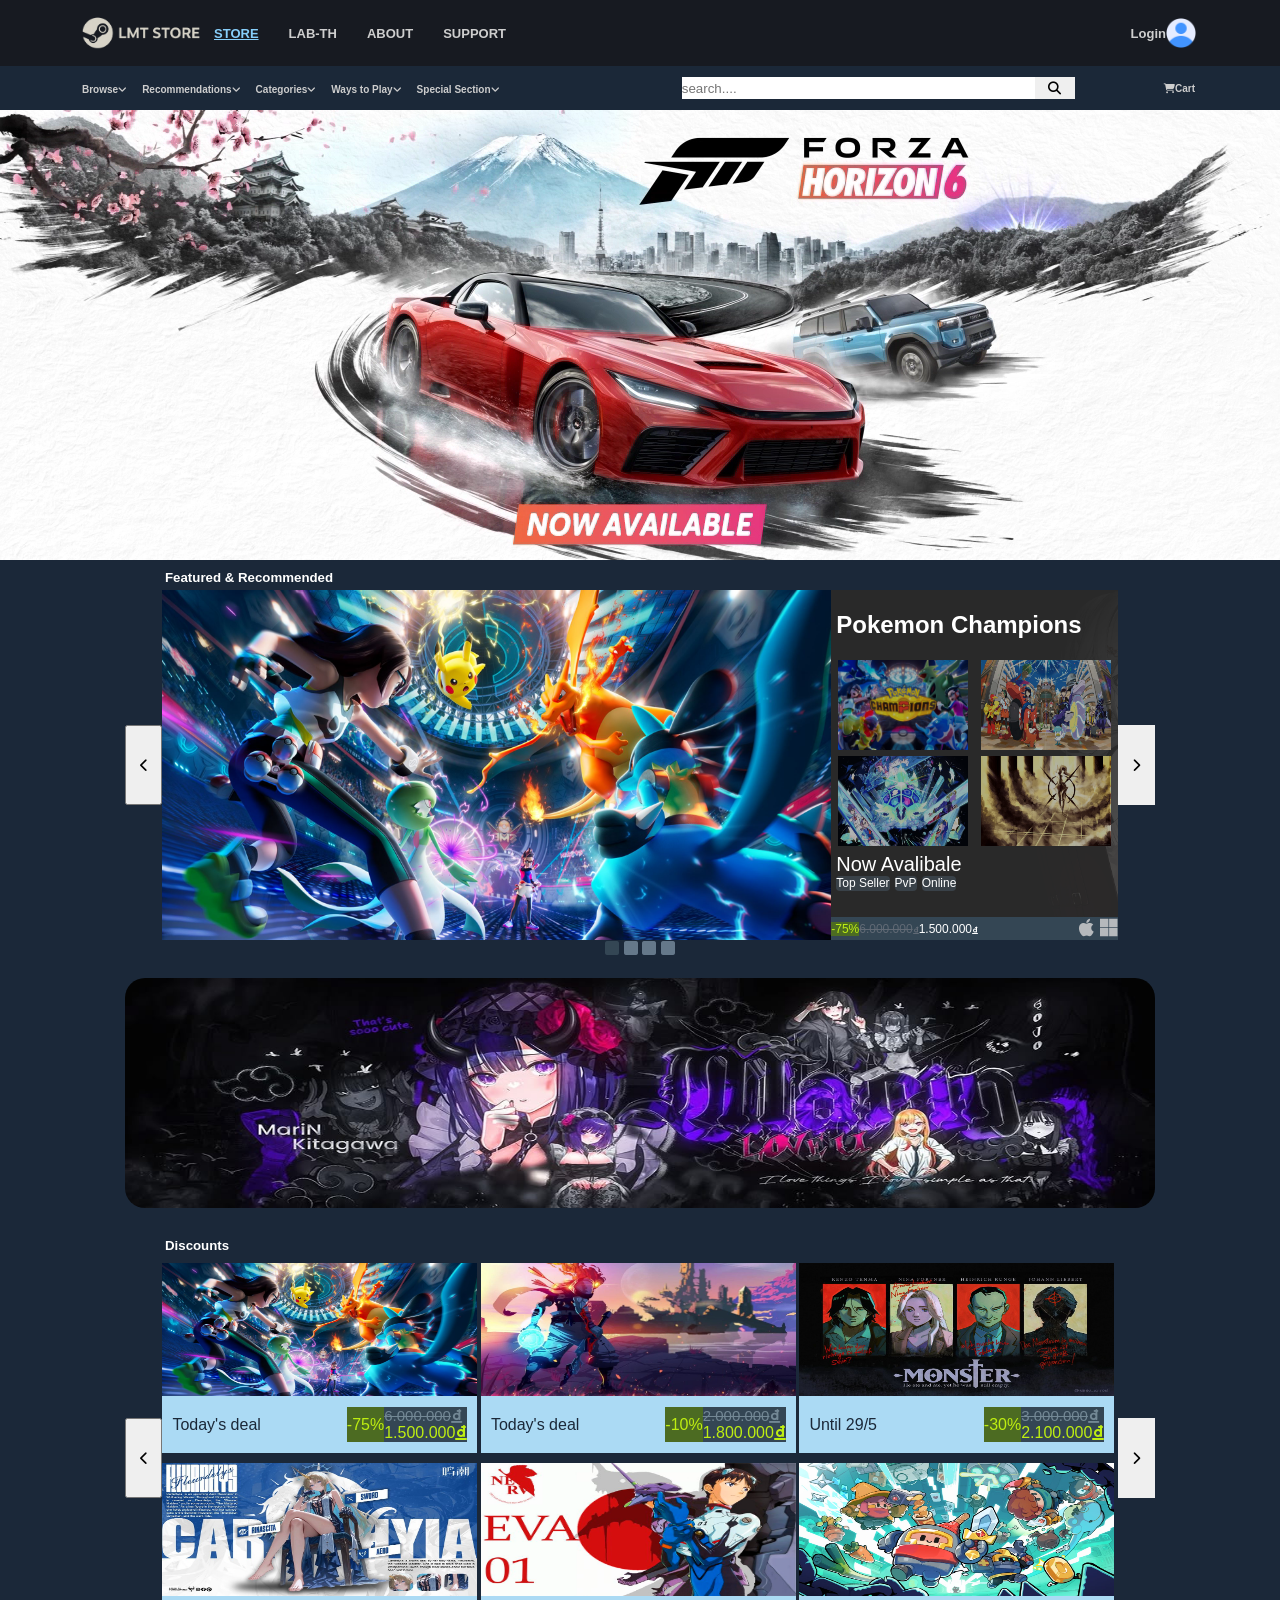
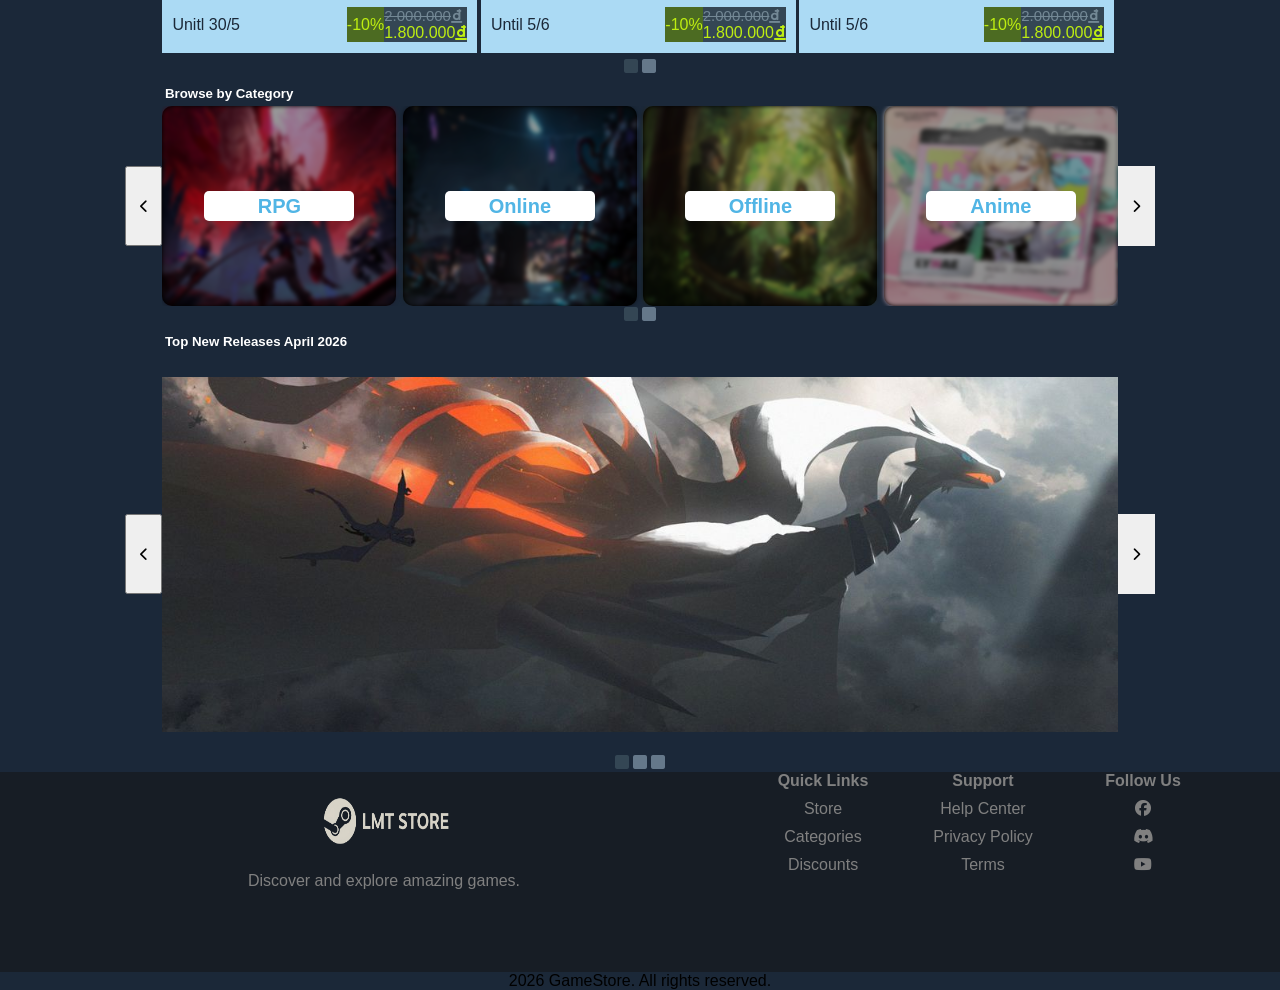
<file: index.html>
<!DOCTYPE html>
<html lang="en">

<head>
    <meta charset="UTF-8">
    <meta name="viewport" content="width=device-width, initial-scale=1.0">
    <title>MainClient</title>
    <link rel="stylesheet" href="/css/client.css">
    <link rel="stylesheet" href="/css/client-reponsive.css">
    <script src="/js/client.js" defer></script>
</head>

<body>

    <header>
        <div class="header-container">
            <div class="header-top">
                <a href="index.html" class="he"> <img class="logo" src="/images/Logo.png" alt=""></a>
                <nav class="header-top-menu">
                    <ul class="menu-item">
                        <li><a class="active" href="index.html">STORE</a></li>
                        <li><a href="/html/labth.html" >LAB-TH</a></li>
                        <li><a href="/html/about.html">ABOUT</a></li>
                        <li><a href="/html/buygame.html">SUPPORT</a></li>
                        <li class="login-item"><a href="/html/login.html" target="_blank">Login</a> <img class="user-logo" src="/images/user.png"
                                alt=""></li>
                    </ul>
                    <div class="top-menu-more" onclick="toggleTopMenu(topMenu)">
                        <i class="fa-solid fa-bars"></i>
                    </div>
                </nav>
            </div>
            <div class="header-bottom">
                <nav class="header-bottom-menu">
                    <ul class="menu-item">
                        <li><a href="">Browse<i class="fa-solid fa-angle-down"></i></a></li>
                        <li><a href="">Recommendations<i class="fa-solid fa-angle-down"></i></a></li>
                        <li><a href="">Categories<i class="fa-solid fa-angle-down"></i></a></li>
                        <li><a href="">Ways to Play<i class="fa-solid fa-angle-down"></i></a></li>
                        <li><a href="">Special Section<i class="fa-solid fa-angle-down"></i></a></li>
                    </ul>
                    <div class="bottom-menu-more" onclick="toggleBottomMenu(bottomMenu)">
                        More<i class="fa-solid fa-angle-down"></i>
                    </div>
                    <div class="search-box">
                        <input class="search-bar" type="text" placeholder="search....">
                        <button class="search-btn" type="submit"><i class="fa-solid fa-magnifying-glass"></i></button>
                    </div>
                    <div class="wishlist">
                        <a href="/html/cart.html"><i class="fa-solid fa-cart-shopping"></i></i>Cart</a>
                    </div>
                </nav>

            </div>
        </div>

    </header>
    <main>
        <div class="main-container">
            <section class="hero slider ">
                <div class="banner">
                    <video src="/video/banner/banner-video1.webm" autoplay muted loop playsinline></video>
                </div>
                <h5>Featured & Recommended</h5>
                <div class="card-container">
                    <button class="prev-btn">
                        <i class="fa-solid fa-chevron-left"></i>
                    </button>
                    <div class="wrapper">
                        <div class="card-list">
                            <a href="" class="card">
                                <!-- anh chinh -->
                                <div class="card-big-img">
                                    <img src="/images/game-img/pokemon-champions/pokemon-champions-img1.jpg" alt="">
                                </div>
                                <!-- khung nay hien 1 vay thong tin game -->
                                <div class="info-panel">
                                    <!-- ten game -->
                                    <h2>Pokemon Champions</h2>
                                    <!-- them 4 cai anh khac cua game -->
                                    <div class="preview-item">
                                        <div class="preview-img">
                                            <img src="/images/game-img/pokemon-champions/pokemon-champions-img2.jpg"
                                                alt="">
                                            <div class="big-preview-img">
                                                <img src="/images/game-img/pokemon-champions/pokemon-champions-img2.jpg"
                                                    alt="">
                                            </div>
                                        </div>
                                        <div class="preview-img">
                                            <img src="/images/game-img/pokemon-champions/pokemon-champions-img3.jpg"
                                                alt="">
                                            <div class="big-preview-img">
                                                <img src="/images/game-img/pokemon-champions/pokemon-champions-img3.jpg"
                                                    alt="">
                                            </div>
                                        </div>
                                        <div class="preview-img">
                                            <img src="/images/game-img/pokemon-champions/pokemon-champions-img4.jpg"
                                                alt="">
                                            <div class="big-preview-img">
                                                <img src="/images/game-img/pokemon-champions/pokemon-champions-img4.jpg"
                                                    alt="">
                                            </div>
                                        </div>
                                        <div class="preview-img">
                                            <img src="/images/game-img/pokemon-champions/pokemon-champions-img5.jpg"
                                                alt="">
                                            <div class="big-preview-img">
                                                <img src="/images/game-img/pokemon-champions/pokemon-champions-img5.jpg"
                                                    alt="">
                                            </div>
                                        </div>
                                    </div>
                                    <!-- 1 mo ta nho ve game -->
                                    <p>Now Avalibale</p>
                                    <!-- tag the loai game -->
                                    <div class="tag">
                                        <p>Top Seller</p>
                                        <p>PvP</p>
                                        <P>Online</P>
                                    </div>
                                    <!-- gia game va nen tang choi duoc -->
                                    <div class="price-platform">
                                        <div class="price">
                                            <p>-75%</p>
                                            <P>6.000.000<i class="fa-solid fa-dong-sign"></i></P>
                                            <p>1.500.000<i class="fa-solid fa-dong-sign"></i></p>
                                        </div>
                                        <div class="platform">
                                            <i class="fa-brands fa-apple"></i>
                                            <i class="fa-brands fa-microsoft"></i>
                                        </div>
                                    </div>
                                </div>
                            </a>
                            <a href="" class="card">
                                <!-- anh chinh -->
                                <div class="card-big-img">
                                    <img src="/images/game-img/lol/lol-img1.jpg" alt="">
                                </div>
                                <!-- khung nay hien 1 vay thong tin game -->
                                <div class="info-panel">
                                    <!-- ten game -->
                                    <h2>League of Legends WildRift</h2>
                                    <!-- them 4 cai anh khac cua game -->
                                    <div class="preview-item">
                                        <div class="preview-img">
                                            <img src="/images/game-img/lol/lol-img2.jpg" alt="">
                                            <div class="big-preview-img">
                                                <img src="/images/game-img/lol/lol-img2.jpg" alt="">
                                            </div>
                                        </div>
                                        <div class="preview-img">
                                            <img src="/images/game-img/lol/lol-img3.jpg" alt="">
                                            <div class="big-preview-img">
                                                <img src="/images/game-img/lol/lol-img3.jpg" alt="">
                                            </div>
                                        </div>
                                        <div class="preview-img">
                                            <img src="/images/game-img/lol/lol-img4.jpg" alt="">
                                            <div class="big-preview-img">
                                                <img src="/images/game-img/lol/lol-img4.jpg" alt="">
                                            </div>
                                        </div>
                                        <div class="preview-img">
                                            <img src="/images/game-img/lol/lol-img5.jpg" alt="">
                                            <div class="big-preview-img">
                                                <img src="/images/game-img/lol/lol-img5.jpg" alt="">
                                            </div>
                                        </div>
                                    </div>
                                    <!-- 1 mo ta nho ve game -->
                                    <p>Now Avalibale</p>
                                    <!-- tag the loai game -->
                                    <div class="tag">
                                        <p>5vs5</p>
                                        <p>Mobile</p>
                                        <P>Online</P>
                                    </div>
                                    <!-- gia game va nen tang choi duoc -->
                                    <div class="price-platform">
                                        <div class="price">
                                            <p></p>
                                            <P></P>
                                            <p>&nbsp&nbsp&nbsp&nbsp&nbsp&nbspFree To Play</p>
                                        </div>
                                        <div class="platform">
                                            <i class="fa-brands fa-apple"></i>
                                            <i class="fa-brands fa-microsoft"></i>
                                        </div>
                                    </div>
                                </div>
                            </a>
                            <a href="" class="card">
                                <!-- anh chinh -->
                                <div class="card-big-img">
                                    <img src="/images/game-img/dead-cell/dead-cells-img1.jpg" alt="">
                                </div>
                                <!-- khung nay hien 1 vay thong tin game -->
                                <div class="info-panel">
                                    <!-- ten game -->
                                    <h2>Dead Cells</h2>
                                    <!-- them 4 cai anh khac cua game -->
                                    <div class="preview-item">
                                        <div class="preview-img">
                                            <img src="/images/game-img/dead-cell/dead-cells-img2.jpg" alt="">
                                            <div class="big-preview-img">
                                                <img src="/images/game-img/dead-cell/dead-cells-img2.jpg" alt="">
                                            </div>
                                        </div>
                                        <div class="preview-img">
                                            <img src="/images/game-img/dead-cell/dead-cells-img3.jpg" alt="">
                                            <div class="big-preview-img">
                                                <img src="/images/game-img/dead-cell/dead-cells-img3.jpg" alt="">
                                            </div>
                                        </div>
                                        <div class="preview-img">
                                            <img src="/images/game-img/dead-cell/dead-cells-img4.jpg" alt="">
                                            <div class="big-preview-img">
                                                <img src="/images/game-img/dead-cell/dead-cells-img4.jpg" alt="">
                                            </div>
                                        </div>
                                        <div class="preview-img">
                                            <img src="/images/game-img/dead-cell/dead-cells-img5.jpg" alt="">
                                            <div class="big-preview-img">
                                                <img src="/images/game-img/dead-cell/dead-cells-img5.jpg" alt="">
                                            </div>
                                        </div>
                                    </div>
                                    <!-- 1 mo ta nho ve game -->
                                    <p>Now Avalibale</p>
                                    <!-- tag the loai game -->
                                    <div class="tag">
                                        <p>Top Seller </p>
                                        <p>RPG </p>
                                        <p>Roguelike </p>
                                        <P>Offline </P>
                                    </div>
                                    <!-- gia game va nen tang choi duoc -->
                                    <div class="price-platform">
                                        <div class="price">
                                            <p>-10%</p>
                                            <P>2.000.000<i class="fa-solid fa-dong-sign"></i></P>
                                            <p>1.800.000<i class="fa-solid fa-dong-sign"></i></p>
                                        </div>
                                        <div class="platform">
                                            <i class="fa-brands fa-apple"></i>
                                            <i class="fa-brands fa-microsoft"></i>
                                        </div>
                                    </div>
                                </div>
                            </a>
                            <a href="" class="card">
                                <!-- anh chinh -->
                                <div class="card-big-img">
                                    <img src="/images/game-img/monster/monster-img1.jpg" alt="">
                                </div>
                                <!-- khung nay hien 1 vay thong tin game -->
                                <div class="info-panel">
                                    <!-- ten game -->
                                    <h2>Monster</h2>
                                    <!-- them 4 cai anh khac cua game -->
                                    <div class="preview-item">
                                        <div class="preview-img">
                                            <img src="/images/game-img/monster/monster-img2.jpg" alt="">
                                            <div class="big-preview-img">
                                                <img src="/images/game-img/monster/monster-img2.jpg" alt="">
                                            </div>
                                        </div>
                                        <div class="preview-img">
                                            <img src="/images/game-img/monster/monster-img3.jpg" alt="">
                                            <div class="big-preview-img">
                                                <img src="/images/game-img/monster/monster-img3.jpg" alt="">
                                            </div>
                                        </div>
                                        <div class="preview-img">
                                            <img src="/images/game-img/monster/monster-img4.jpg" alt="">
                                            <div class="big-preview-img">
                                                <img src="/images/game-img/monster/monster-img4.jpg" alt="">
                                            </div>
                                        </div>
                                        <div class="preview-img">
                                            <img src="/images/game-img/monster/monster-img5.jpg" alt="">
                                            <div class="big-preview-img">
                                                <img src="/images/game-img/monster/monster-img5.jpg" alt="">
                                            </div>
                                        </div>
                                    </div>
                                    <!-- 1 mo ta nho ve game -->
                                    <p>Now Avalibale</p>
                                    <!-- tag the loai game -->
                                    <div class="tag">
                                        <p>Top Seller </p>
                                        <p>RPG </p>
                                        <p>Roguelike </p>
                                        <P>Offline </P>
                                    </div>
                                    <!-- gia game va nen tang choi duoc -->
                                    <div class="price-platform">
                                        <div class="price">
                                            <p>-30%</p>
                                            <P>3.000.000<i class="fa-solid fa-dong-sign"></i></P>
                                            <p>2.100.000<i class="fa-solid fa-dong-sign"></i></p>
                                        </div>
                                        <div class="platform">
                                            <i class="fa-brands fa-apple"></i>
                                            <i class="fa-brands fa-microsoft"></i>
                                        </div>
                                    </div>
                                </div>
                            </a>
                        </div>

                    </div>
                    <button class="next-btn">
                        <i class="fa-solid fa-chevron-right"></i>
                    </button>
                </div>
                <div class="card-dots">
                    <span class="dot active"><i class="fa-solid fa-square"></i></span>
                    <span class="dot"><i class="fa-solid fa-square"></i></span>
                    <span class="dot"><i class="fa-solid fa-square"></i></span>
                    <span class="dot"><i class="fa-solid fa-square"></i></span>
                </div>
                <div class="small-banner">
                    <img src="/images/banner/banner1.jpg" alt="">
                </div>
            </section>
            <section class="discounts slider">
                <h5>Discounts</h5>
                <div class="card-container">
                    <button class="prev-btn">
                        <i class="fa-solid fa-chevron-left"></i>
                    </button>
                    <div class="wrapper">
                        <div class="card-list">

                            <div class="card">
                                <a href="" class="card-item">
                                    <img src="/images/game-img/pokemon-champions/pokemon-champions-img1.jpg" alt="">
                                    <div class="item-info">
                                        <div class="offer-day">
                                            <p>Today's deal</p>
                                        </div>
                                        <div class="price-info">
                                            <div class="perc-disc">
                                                <p>-75%</p>
                                            </div>
                                            <div class="price">
                                                <p>6.000.000<i class="fa-solid fa-dong-sign"></i></p>
                                                <p>1.500.000<i class="fa-solid fa-dong-sign"></i></p>
                                            </div>
                                        </div>
                                    </div>
                                </a>
                                <a href="" class="card-item">
                                    <img src="/images/game-img/dead-cell/dead-cells-img1.jpg" alt="">
                                    <div class="item-info">
                                        <div class="offer-day">
                                            <p>Today's deal</p>
                                        </div>
                                        <div class="price-info">
                                            <div class="perc-disc">
                                                <p>-10%</p>
                                            </div>
                                            <div class="price">

                                                <P>2.000.000<i class="fa-solid fa-dong-sign"></i></P>
                                                <p>1.800.000<i class="fa-solid fa-dong-sign"></i></p>
                                            </div>
                                        </div>
                                    </div>
                                </a>
                                <a href="" class="card-item">
                                    <img src="/images/game-img/monster/monster-img1.jpg" alt="">
                                    <div class="item-info">
                                        <div class="offer-day">
                                            <p>Until 29/5</p>
                                        </div>
                                        <div class="price-info">
                                            <div class="perc-disc">
                                                <p>-30%</p>
                                            </div>
                                            <div class="price">


                                                <P>3.000.000<i class="fa-solid fa-dong-sign"></i></P>
                                                <p>2.100.000<i class="fa-solid fa-dong-sign"></i></p>
                                            </div>
                                        </div>
                                    </div>
                                </a>
                                <a href="" class="card-item">
                                    <img src="/images/game-img/game1/game1-img1.jpg" alt="">
                                    <div class="item-info">
                                        <div class="offer-day">
                                            <p>Unitl 30/5</p>
                                        </div>
                                        <div class="price-info">
                                            <div class="perc-disc">
                                                <p>-10%</p>
                                            </div>
                                            <div class="price">

                                                <P>2.000.000<i class="fa-solid fa-dong-sign"></i></P>
                                                <p>1.800.000<i class="fa-solid fa-dong-sign"></i></p>
                                            </div>
                                        </div>
                                    </div>
                                </a>
                                <a href="" class="card-item">
                                    <img src="/images/game-img/eva/eva1.jpg" alt="">
                                    <div class="item-info">
                                        <div class="offer-day">
                                            <p>Until 5/6</p>
                                        </div>
                                        <div class="price-info">
                                            <div class="perc-disc">
                                                <p>-10%</p>
                                            </div>
                                            <div class="price">

                                                <P>2.000.000<i class="fa-solid fa-dong-sign"></i></P>
                                                <p>1.800.000<i class="fa-solid fa-dong-sign"></i></p>
                                            </div>
                                        </div>
                                    </div>
                                </a>
                                <a href="" class="card-item">
                                    <img src="/images/game-img/game2/game2-img1.jpg" alt="">
                                    <div class="item-info">
                                        <div class="offer-day">
                                            <p>Until 5/6</p>
                                        </div>
                                        <div class="price-info">
                                            <div class="perc-disc">
                                                <p>-10%</p>
                                            </div>
                                            <div class="price">

                                                <P>2.000.000<i class="fa-solid fa-dong-sign"></i></P>
                                                <p>1.800.000<i class="fa-solid fa-dong-sign"></i></p>
                                            </div>
                                        </div>
                                    </div>
                                </a>


                            </div>


                            <div class="card">
                                <a href="" class="card-item">
                                    <img src="/images/game-img/genshin/genshin1.jpg" alt="">
                                    <div class="item-info">
                                        <div class="offer-day">
                                            <p>Until 5/6</p>
                                        </div>
                                        <div class="price-info">
                                            <div class="perc-disc">
                                                <p>-10%</p>
                                            </div>
                                            <div class="price">

                                                <P>2.000.000<i class="fa-solid fa-dong-sign"></i></P>
                                                <p>1.800.000<i class="fa-solid fa-dong-sign"></i></p>
                                            </div>
                                        </div>
                                    </div>
                                </a>
                                <a href="" class="card-item">
                                    <img src="/images/game-img/ww/ww1.jpg" alt="">
                                    <div class="item-info">
                                        <div class="offer-day">
                                            <p>Until 5/6</p>
                                        </div>
                                        <div class="price-info">
                                            <div class="perc-disc">
                                                <p>-10%</p>
                                            </div>
                                            <div class="price">

                                                <P>2.000.000<i class="fa-solid fa-dong-sign"></i></P>
                                                <p>1.800.000<i class="fa-solid fa-dong-sign"></i></p>
                                            </div>
                                        </div>
                                    </div>
                                </a>
                                <a href="" class="card-item">
                                    <img src="/images/game-img/cyperpunk/cyperpunk1.jpg" alt="">
                                    <div class="item-info">
                                        <div class="offer-day">
                                            <p>Until 5/6</p>
                                        </div>
                                        <div class="price-info">
                                            <div class="perc-disc">
                                                <p>-10%</p>
                                            </div>
                                            <div class="price">

                                                <P>2.000.000<i class="fa-solid fa-dong-sign"></i></P>
                                                <p>1.800.000<i class="fa-solid fa-dong-sign"></i></p>
                                            </div>
                                        </div>
                                    </div>
                                </a>
                                <a href="" class="card-item">
                                    <img src="/images/game-img/htr/htr1.jpg" alt="">
                                    <div class="item-info">
                                        <div class="offer-day">
                                            <p>Until 5/6</p>
                                        </div>
                                        <div class="price-info">
                                            <div class="perc-disc">
                                                <p>-10%</p>
                                            </div>
                                            <div class="price">

                                                <P>2.000.000<i class="fa-solid fa-dong-sign"></i></P>
                                                <p>1.800.000<i class="fa-solid fa-dong-sign"></i></p>
                                            </div>
                                        </div>
                                    </div>
                                </a>
                            </div>
                        </div>

                    </div>
                    <button class="next-btn">
                        <i class="fa-solid fa-chevron-right"></i>
                    </button>
                </div>
                <div class="card-dots">
                    <span class="dot active"><i class="fa-solid fa-square"></i></span>
                    <span class="dot"><i class="fa-solid fa-square"></i></span>
                </div>
            </section>
            <section class="browse-by-bate slider">
                <h5>Browse by Category</h5>

                <div class="browse-container">

                    <button class="prev-btn">
                        <i class="fa-solid fa-chevron-left"></i>
                    </button>

                    <div class="wrapper">
                        <div class="card-list">

                            <div class="card">
                                <a href="" class="card-item">
                                    <img src="/images/game-img/dead-cell/dead-cells-img3.jpg" alt="">
                                    <p>RPG</p>
                                </a>
                                <a href="" class="card-item">
                                    <img src="/images/game-img/lol/lol-img4.jpg" alt="">
                                    <p>Online</p>
                                </a>
                                <a href="" class="card-item">
                                    <img src="/images/game-img/monster/monster-img4.jpg" alt="">
                                    <p>Offline</p>
                                </a>
                                <a href="" class="card-item">
                                    <img src="/images/game-img/ww/ww1.jpg" alt="">
                                    <p>Anime</p>
                                </a>

                            </div>

                            <div class="card">
                                <a href="" class="card-item">
                                    <img src="/images/game-img/game2/game2-img1.jpg" alt="">
                                    <p>Roguelike</p>
                                </a>
                                <a href="" class="card-item">
                                    <img src="/images/game-img/htr/htr1.jpg" alt="">
                                    <p>TurnBase</p>
                                </a>
                                <a href="" class="card-item">
                                    <img src="/images/game-img/eva/eva1.jpg" alt="">
                                    <p>famlily</p>
                                </a>
                                <a href="" class="card-item">
                                    <img src="/images/game-img/pokemon-champions/pokemon-champions-img4.jpg" alt="">
                                    <p>pokemon</p>
                                </a>
                            </div>

                        </div>
                    </div>

                    <button class="next-btn">
                        <i class="fa-solid fa-chevron-right"></i>
                    </button>

                </div>
                <div class="card-dots">
                    <span class="dot active"><i class="fa-solid fa-square"></i></span>
                    <span class="dot"><i class="fa-solid fa-square"></i></span>
                </div>

            </section>

            <section class="top-releases slider">

                <h5>Top New Releases April 2026</h5>

                <div class="releases-container">

                    <button class="prev-btn">
                        <i class="fa-solid fa-chevron-left"></i>
                    </button>

                    <div class="wrapper">
                        <div class="card-list">

                            <div class="card">
                                <a href="">
                                    <img src="/images/game-img/pokemon-champions/pokemon-champions-img7.jpg" alt="">
                                </a>
                            </div>

                            <div class="card">
                                <a href="">
                                    <img src="/images/game-img/genshin/genshin2.jpg" alt="">
                                </a>
                            </div>
                            <a href="">
                                <img src="/images/game-img/htr/htr2.jpg" alt="">
                            </a>
                            <div class="card">

                            </div>

                        </div>
                    </div>

                    <button class="next-btn">
                        <i class="fa-solid fa-chevron-right"></i>
                    </button>

                </div>
                <div class="card-dots">
                    <span class="dot active"><i class="fa-solid fa-square"></i></span>
                    <span class="dot"><i class="fa-solid fa-square"></i></span>
                    <span class="dot"><i class="fa-solid fa-square"></i></span>
                </div>
            </section>
        </div>
    </main>
    <footer>
        <div class="footer-container">

            <div class="footer-about">
                <img src="/images/Logo.png" alt="">
                <p>Discover and explore amazing games.</p>
            </div>

            <div class="footer-links">
                <h4>Quick Links</h4>
                <a href="">Store</a>
                <a href="">Categories</a>
                <a href="">Discounts</a>
            </div>

            <div class="footer-support">
                <h4>Support</h4>
                <a href="">Help Center</a>
                <a href="">Privacy Policy</a>
                <a href="">Terms</a>
            </div>

            <div class="footer-social">
                <h4>Follow Us</h4>
                <a href=""><i class="fa-brands fa-facebook"></i></a>
                <a href=""><i class="fa-brands fa-discord"></i></a>
                <a href=""><i class="fa-brands fa-youtube"></i></a>
            </div>

        </div>

        <div class="footer-bottom">
            <p> 2026 GameStore. All rights reserved.</p>
        </div>
    </footer>
    <link rel="stylesheet" href="https://cdnjs.cloudflare.com/ajax/libs/font-awesome/6.5.1/css/all.min.css">
</body>

</html>
</file>
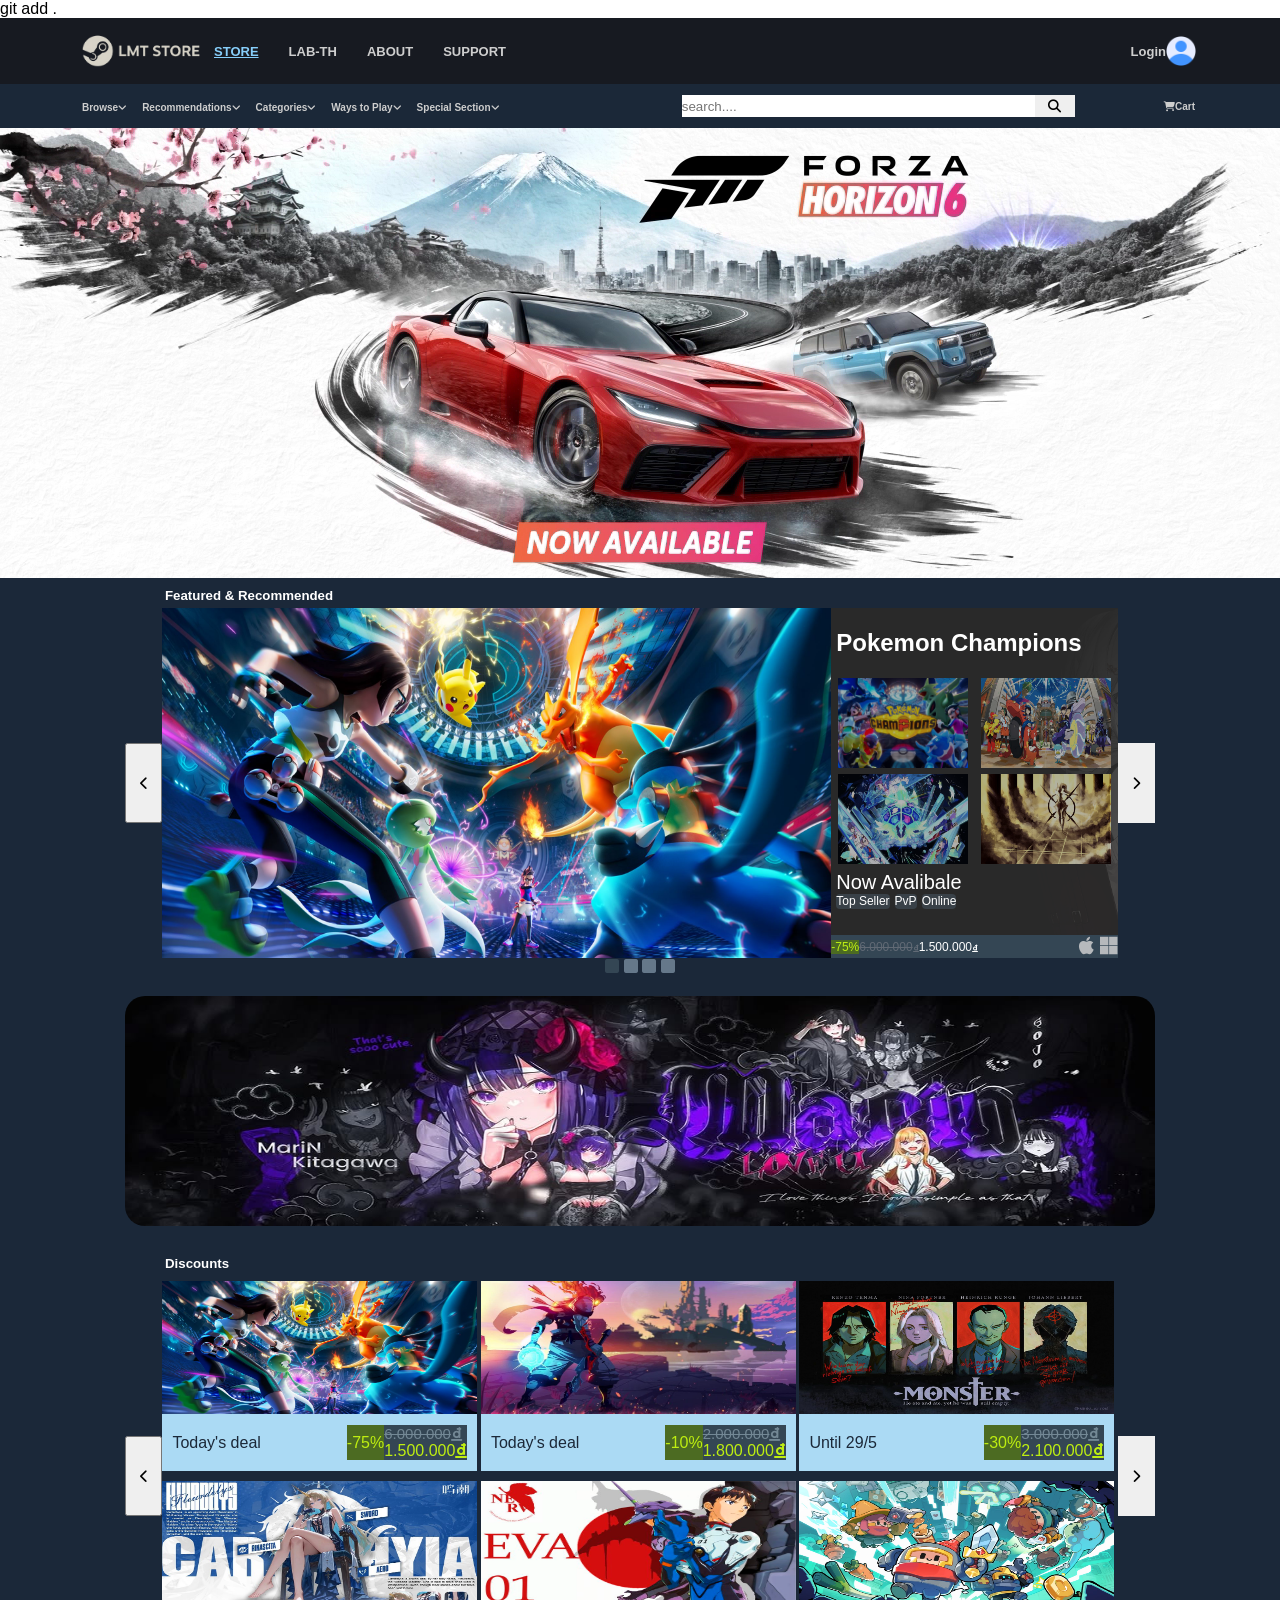
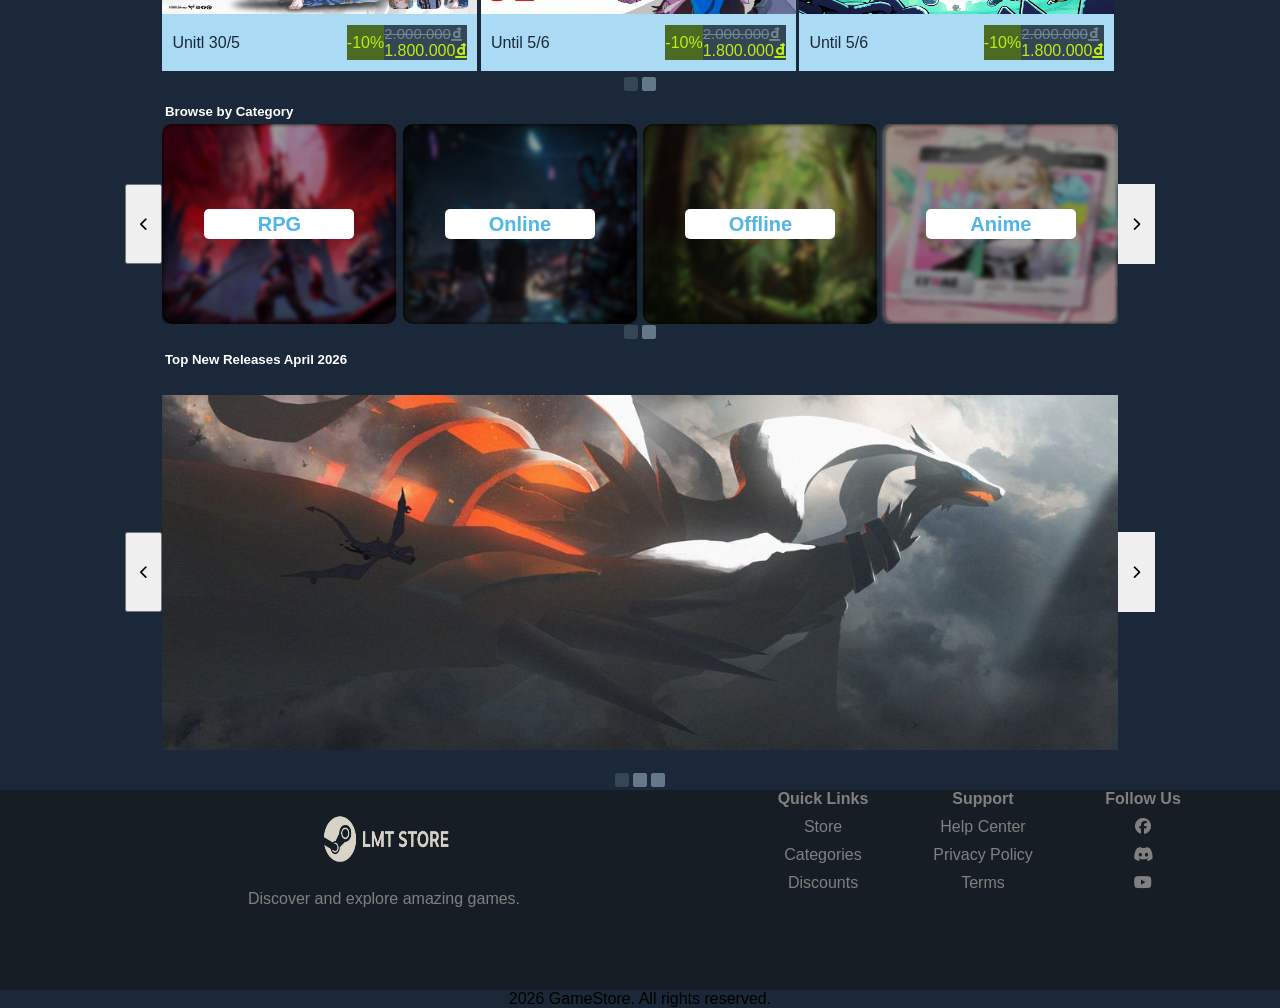
<file: html/index.html>
<!DOCTYPE html>
<html lang="en">

<head>
    <meta charset="UTF-8">
    <meta name="viewport" content="width=device-width, initial-scale=1.0">
    <title>MainClient</title>
    <link rel="stylesheet" href="../css/client.css">
    <link rel="stylesheet" href="../css/client-reponsive.css">
    <script src="/js/client.js" defer></script>
</head>

<body>git add .

    <header>
        <div class="header-container">
            <div class="header-top">
                <a href="index.html" class="he"> <img class="logo" src="/images/Logo.png" alt=""></a>
                <nav class="header-top-menu">
                    <ul class="menu-item">
                        <li><a class="active" href="index.html">STORE</a></li>
                        <li><a href="/html/labth.html" >LAB-TH</a></li>
                        <li><a href="/html/about.html">ABOUT</a></li>
                        <li><a href="/html/buygame.html">SUPPORT</a></li>
                        <li class="login-item"><a href="/html/login.html" target="_blank">Login</a> <img class="user-logo" src="/images/user.png"
                                alt=""></li>
                    </ul>
                    <div class="top-menu-more" onclick="toggleTopMenu(topMenu)">
                        <i class="fa-solid fa-bars"></i>
                    </div>
                </nav>
            </div>
            <div class="header-bottom">
                <nav class="header-bottom-menu">
                    <ul class="menu-item">
                        <li><a href="">Browse<i class="fa-solid fa-angle-down"></i></a></li>
                        <li><a href="">Recommendations<i class="fa-solid fa-angle-down"></i></a></li>
                        <li><a href="">Categories<i class="fa-solid fa-angle-down"></i></a></li>
                        <li><a href="">Ways to Play<i class="fa-solid fa-angle-down"></i></a></li>
                        <li><a href="">Special Section<i class="fa-solid fa-angle-down"></i></a></li>
                    </ul>
                    <div class="bottom-menu-more" onclick="toggleBottomMenu(bottomMenu)">
                        More<i class="fa-solid fa-angle-down"></i>
                    </div>
                    <div class="search-box">
                        <input class="search-bar" type="text" placeholder="search....">
                        <button class="search-btn" type="submit"><i class="fa-solid fa-magnifying-glass"></i></button>
                    </div>
                    <div class="wishlist">
                        <a href="/html/cart.html"><i class="fa-solid fa-cart-shopping"></i></i>Cart</a>
                    </div>
                </nav>

            </div>
        </div>

    </header>
    <main>
        <div class="main-container">
            <section class="hero slider ">
                <div class="banner">
                    <video src="/video/banner/banner-video1.webm" autoplay muted loop playsinline></video>
                </div>
                <h5>Featured & Recommended</h5>
                <div class="card-container">
                    <button class="prev-btn">
                        <i class="fa-solid fa-chevron-left"></i>
                    </button>
                    <div class="wrapper">
                        <div class="card-list">
                            <a href="" class="card">
                                <!-- anh chinh -->
                                <div class="card-big-img">
                                    <img src="/images/game-img/pokemon-champions/pokemon-champions-img1.jpg" alt="">
                                </div>
                                <!-- khung nay hien 1 vay thong tin game -->
                                <div class="info-panel">
                                    <!-- ten game -->
                                    <h2>Pokemon Champions</h2>
                                    <!-- them 4 cai anh khac cua game -->
                                    <div class="preview-item">
                                        <div class="preview-img">
                                            <img src="/images/game-img/pokemon-champions/pokemon-champions-img2.jpg"
                                                alt="">
                                            <div class="big-preview-img">
                                                <img src="/images/game-img/pokemon-champions/pokemon-champions-img2.jpg"
                                                    alt="">
                                            </div>
                                        </div>
                                        <div class="preview-img">
                                            <img src="/images/game-img/pokemon-champions/pokemon-champions-img3.jpg"
                                                alt="">
                                            <div class="big-preview-img">
                                                <img src="/images/game-img/pokemon-champions/pokemon-champions-img3.jpg"
                                                    alt="">
                                            </div>
                                        </div>
                                        <div class="preview-img">
                                            <img src="/images/game-img/pokemon-champions/pokemon-champions-img4.jpg"
                                                alt="">
                                            <div class="big-preview-img">
                                                <img src="/images/game-img/pokemon-champions/pokemon-champions-img4.jpg"
                                                    alt="">
                                            </div>
                                        </div>
                                        <div class="preview-img">
                                            <img src="/images/game-img/pokemon-champions/pokemon-champions-img5.jpg"
                                                alt="">
                                            <div class="big-preview-img">
                                                <img src="/images/game-img/pokemon-champions/pokemon-champions-img5.jpg"
                                                    alt="">
                                            </div>
                                        </div>
                                    </div>
                                    <!-- 1 mo ta nho ve game -->
                                    <p>Now Avalibale</p>
                                    <!-- tag the loai game -->
                                    <div class="tag">
                                        <p>Top Seller</p>
                                        <p>PvP</p>
                                        <P>Online</P>
                                    </div>
                                    <!-- gia game va nen tang choi duoc -->
                                    <div class="price-platform">
                                        <div class="price">
                                            <p>-75%</p>
                                            <P>6.000.000<i class="fa-solid fa-dong-sign"></i></P>
                                            <p>1.500.000<i class="fa-solid fa-dong-sign"></i></p>
                                        </div>
                                        <div class="platform">
                                            <i class="fa-brands fa-apple"></i>
                                            <i class="fa-brands fa-microsoft"></i>
                                        </div>
                                    </div>
                                </div>
                            </a>
                            <a href="" class="card">
                                <!-- anh chinh -->
                                <div class="card-big-img">
                                    <img src="/images/game-img/lol/lol-img1.jpg" alt="">
                                </div>
                                <!-- khung nay hien 1 vay thong tin game -->
                                <div class="info-panel">
                                    <!-- ten game -->
                                    <h2>League of Legends WildRift</h2>
                                    <!-- them 4 cai anh khac cua game -->
                                    <div class="preview-item">
                                        <div class="preview-img">
                                            <img src="/images/game-img/lol/lol-img2.jpg" alt="">
                                            <div class="big-preview-img">
                                                <img src="/images/game-img/lol/lol-img2.jpg" alt="">
                                            </div>
                                        </div>
                                        <div class="preview-img">
                                            <img src="/images/game-img/lol/lol-img3.jpg" alt="">
                                            <div class="big-preview-img">
                                                <img src="/images/game-img/lol/lol-img3.jpg" alt="">
                                            </div>
                                        </div>
                                        <div class="preview-img">
                                            <img src="/images/game-img/lol/lol-img4.jpg" alt="">
                                            <div class="big-preview-img">
                                                <img src="/images/game-img/lol/lol-img4.jpg" alt="">
                                            </div>
                                        </div>
                                        <div class="preview-img">
                                            <img src="/images/game-img/lol/lol-img5.jpg" alt="">
                                            <div class="big-preview-img">
                                                <img src="/images/game-img/lol/lol-img5.jpg" alt="">
                                            </div>
                                        </div>
                                    </div>
                                    <!-- 1 mo ta nho ve game -->
                                    <p>Now Avalibale</p>
                                    <!-- tag the loai game -->
                                    <div class="tag">
                                        <p>5vs5</p>
                                        <p>Mobile</p>
                                        <P>Online</P>
                                    </div>
                                    <!-- gia game va nen tang choi duoc -->
                                    <div class="price-platform">
                                        <div class="price">
                                            <p></p>
                                            <P></P>
                                            <p>&nbsp&nbsp&nbsp&nbsp&nbsp&nbspFree To Play</p>
                                        </div>
                                        <div class="platform">
                                            <i class="fa-brands fa-apple"></i>
                                            <i class="fa-brands fa-microsoft"></i>
                                        </div>
                                    </div>
                                </div>
                            </a>
                            <a href="" class="card">
                                <!-- anh chinh -->
                                <div class="card-big-img">
                                    <img src="/images/game-img/dead-cell/dead-cells-img1.jpg" alt="">
                                </div>
                                <!-- khung nay hien 1 vay thong tin game -->
                                <div class="info-panel">
                                    <!-- ten game -->
                                    <h2>Dead Cells</h2>
                                    <!-- them 4 cai anh khac cua game -->
                                    <div class="preview-item">
                                        <div class="preview-img">
                                            <img src="/images/game-img/dead-cell/dead-cells-img2.jpg" alt="">
                                            <div class="big-preview-img">
                                                <img src="/images/game-img/dead-cell/dead-cells-img2.jpg" alt="">
                                            </div>
                                        </div>
                                        <div class="preview-img">
                                            <img src="/images/game-img/dead-cell/dead-cells-img3.jpg" alt="">
                                            <div class="big-preview-img">
                                                <img src="/images/game-img/dead-cell/dead-cells-img3.jpg" alt="">
                                            </div>
                                        </div>
                                        <div class="preview-img">
                                            <img src="/images/game-img/dead-cell/dead-cells-img4.jpg" alt="">
                                            <div class="big-preview-img">
                                                <img src="/images/game-img/dead-cell/dead-cells-img4.jpg" alt="">
                                            </div>
                                        </div>
                                        <div class="preview-img">
                                            <img src="/images/game-img/dead-cell/dead-cells-img5.jpg" alt="">
                                            <div class="big-preview-img">
                                                <img src="/images/game-img/dead-cell/dead-cells-img5.jpg" alt="">
                                            </div>
                                        </div>
                                    </div>
                                    <!-- 1 mo ta nho ve game -->
                                    <p>Now Avalibale</p>
                                    <!-- tag the loai game -->
                                    <div class="tag">
                                        <p>Top Seller </p>
                                        <p>RPG </p>
                                        <p>Roguelike </p>
                                        <P>Offline </P>
                                    </div>
                                    <!-- gia game va nen tang choi duoc -->
                                    <div class="price-platform">
                                        <div class="price">
                                            <p>-10%</p>
                                            <P>2.000.000<i class="fa-solid fa-dong-sign"></i></P>
                                            <p>1.800.000<i class="fa-solid fa-dong-sign"></i></p>
                                        </div>
                                        <div class="platform">
                                            <i class="fa-brands fa-apple"></i>
                                            <i class="fa-brands fa-microsoft"></i>
                                        </div>
                                    </div>
                                </div>
                            </a>
                            <a href="" class="card">
                                <!-- anh chinh -->
                                <div class="card-big-img">
                                    <img src="/images/game-img/monster/monster-img1.jpg" alt="">
                                </div>
                                <!-- khung nay hien 1 vay thong tin game -->
                                <div class="info-panel">
                                    <!-- ten game -->
                                    <h2>Monster</h2>
                                    <!-- them 4 cai anh khac cua game -->
                                    <div class="preview-item">
                                        <div class="preview-img">
                                            <img src="/images/game-img/monster/monster-img2.jpg" alt="">
                                            <div class="big-preview-img">
                                                <img src="/images/game-img/monster/monster-img2.jpg" alt="">
                                            </div>
                                        </div>
                                        <div class="preview-img">
                                            <img src="/images/game-img/monster/monster-img3.jpg" alt="">
                                            <div class="big-preview-img">
                                                <img src="/images/game-img/monster/monster-img3.jpg" alt="">
                                            </div>
                                        </div>
                                        <div class="preview-img">
                                            <img src="/images/game-img/monster/monster-img4.jpg" alt="">
                                            <div class="big-preview-img">
                                                <img src="/images/game-img/monster/monster-img4.jpg" alt="">
                                            </div>
                                        </div>
                                        <div class="preview-img">
                                            <img src="/images/game-img/monster/monster-img5.jpg" alt="">
                                            <div class="big-preview-img">
                                                <img src="/images/game-img/monster/monster-img5.jpg" alt="">
                                            </div>
                                        </div>
                                    </div>
                                    <!-- 1 mo ta nho ve game -->
                                    <p>Now Avalibale</p>
                                    <!-- tag the loai game -->
                                    <div class="tag">
                                        <p>Top Seller </p>
                                        <p>RPG </p>
                                        <p>Roguelike </p>
                                        <P>Offline </P>
                                    </div>
                                    <!-- gia game va nen tang choi duoc -->
                                    <div class="price-platform">
                                        <div class="price">
                                            <p>-30%</p>
                                            <P>3.000.000<i class="fa-solid fa-dong-sign"></i></P>
                                            <p>2.100.000<i class="fa-solid fa-dong-sign"></i></p>
                                        </div>
                                        <div class="platform">
                                            <i class="fa-brands fa-apple"></i>
                                            <i class="fa-brands fa-microsoft"></i>
                                        </div>
                                    </div>
                                </div>
                            </a>
                        </div>

                    </div>
                    <button class="next-btn">
                        <i class="fa-solid fa-chevron-right"></i>
                    </button>
                </div>
                <div class="card-dots">
                    <span class="dot active"><i class="fa-solid fa-square"></i></span>
                    <span class="dot"><i class="fa-solid fa-square"></i></span>
                    <span class="dot"><i class="fa-solid fa-square"></i></span>
                    <span class="dot"><i class="fa-solid fa-square"></i></span>
                </div>
                <div class="small-banner">
                    <img src="/images/banner/banner1.jpg" alt="">
                </div>
            </section>
            <section class="discounts slider">
                <h5>Discounts</h5>
                <div class="card-container">
                    <button class="prev-btn">
                        <i class="fa-solid fa-chevron-left"></i>
                    </button>
                    <div class="wrapper">
                        <div class="card-list">

                            <div class="card">
                                <a href="" class="card-item">
                                    <img src="/images/game-img/pokemon-champions/pokemon-champions-img1.jpg" alt="">
                                    <div class="item-info">
                                        <div class="offer-day">
                                            <p>Today's deal</p>
                                        </div>
                                        <div class="price-info">
                                            <div class="perc-disc">
                                                <p>-75%</p>
                                            </div>
                                            <div class="price">
                                                <p>6.000.000<i class="fa-solid fa-dong-sign"></i></p>
                                                <p>1.500.000<i class="fa-solid fa-dong-sign"></i></p>
                                            </div>
                                        </div>
                                    </div>
                                </a>
                                <a href="" class="card-item">
                                    <img src="/images/game-img/dead-cell/dead-cells-img1.jpg" alt="">
                                    <div class="item-info">
                                        <div class="offer-day">
                                            <p>Today's deal</p>
                                        </div>
                                        <div class="price-info">
                                            <div class="perc-disc">
                                                <p>-10%</p>
                                            </div>
                                            <div class="price">

                                                <P>2.000.000<i class="fa-solid fa-dong-sign"></i></P>
                                                <p>1.800.000<i class="fa-solid fa-dong-sign"></i></p>
                                            </div>
                                        </div>
                                    </div>
                                </a>
                                <a href="" class="card-item">
                                    <img src="/images/game-img/monster/monster-img1.jpg" alt="">
                                    <div class="item-info">
                                        <div class="offer-day">
                                            <p>Until 29/5</p>
                                        </div>
                                        <div class="price-info">
                                            <div class="perc-disc">
                                                <p>-30%</p>
                                            </div>
                                            <div class="price">


                                                <P>3.000.000<i class="fa-solid fa-dong-sign"></i></P>
                                                <p>2.100.000<i class="fa-solid fa-dong-sign"></i></p>
                                            </div>
                                        </div>
                                    </div>
                                </a>
                                <a href="" class="card-item">
                                    <img src="/images/game-img/game1/game1-img1.jpg" alt="">
                                    <div class="item-info">
                                        <div class="offer-day">
                                            <p>Unitl 30/5</p>
                                        </div>
                                        <div class="price-info">
                                            <div class="perc-disc">
                                                <p>-10%</p>
                                            </div>
                                            <div class="price">

                                                <P>2.000.000<i class="fa-solid fa-dong-sign"></i></P>
                                                <p>1.800.000<i class="fa-solid fa-dong-sign"></i></p>
                                            </div>
                                        </div>
                                    </div>
                                </a>
                                <a href="" class="card-item">
                                    <img src="/images/game-img/eva/eva1.jpg" alt="">
                                    <div class="item-info">
                                        <div class="offer-day">
                                            <p>Until 5/6</p>
                                        </div>
                                        <div class="price-info">
                                            <div class="perc-disc">
                                                <p>-10%</p>
                                            </div>
                                            <div class="price">

                                                <P>2.000.000<i class="fa-solid fa-dong-sign"></i></P>
                                                <p>1.800.000<i class="fa-solid fa-dong-sign"></i></p>
                                            </div>
                                        </div>
                                    </div>
                                </a>
                                <a href="" class="card-item">
                                    <img src="/images/game-img/game2/game2-img1.jpg" alt="">
                                    <div class="item-info">
                                        <div class="offer-day">
                                            <p>Until 5/6</p>
                                        </div>
                                        <div class="price-info">
                                            <div class="perc-disc">
                                                <p>-10%</p>
                                            </div>
                                            <div class="price">

                                                <P>2.000.000<i class="fa-solid fa-dong-sign"></i></P>
                                                <p>1.800.000<i class="fa-solid fa-dong-sign"></i></p>
                                            </div>
                                        </div>
                                    </div>
                                </a>


                            </div>


                            <div class="card">
                                <a href="" class="card-item">
                                    <img src="/images/game-img/genshin/genshin1.jpg" alt="">
                                    <div class="item-info">
                                        <div class="offer-day">
                                            <p>Until 5/6</p>
                                        </div>
                                        <div class="price-info">
                                            <div class="perc-disc">
                                                <p>-10%</p>
                                            </div>
                                            <div class="price">

                                                <P>2.000.000<i class="fa-solid fa-dong-sign"></i></P>
                                                <p>1.800.000<i class="fa-solid fa-dong-sign"></i></p>
                                            </div>
                                        </div>
                                    </div>
                                </a>
                                <a href="" class="card-item">
                                    <img src="/images/game-img/ww/ww1.jpg" alt="">
                                    <div class="item-info">
                                        <div class="offer-day">
                                            <p>Until 5/6</p>
                                        </div>
                                        <div class="price-info">
                                            <div class="perc-disc">
                                                <p>-10%</p>
                                            </div>
                                            <div class="price">

                                                <P>2.000.000<i class="fa-solid fa-dong-sign"></i></P>
                                                <p>1.800.000<i class="fa-solid fa-dong-sign"></i></p>
                                            </div>
                                        </div>
                                    </div>
                                </a>
                                <a href="" class="card-item">
                                    <img src="/images/game-img/cyperpunk/cyperpunk1.jpg" alt="">
                                    <div class="item-info">
                                        <div class="offer-day">
                                            <p>Until 5/6</p>
                                        </div>
                                        <div class="price-info">
                                            <div class="perc-disc">
                                                <p>-10%</p>
                                            </div>
                                            <div class="price">

                                                <P>2.000.000<i class="fa-solid fa-dong-sign"></i></P>
                                                <p>1.800.000<i class="fa-solid fa-dong-sign"></i></p>
                                            </div>
                                        </div>
                                    </div>
                                </a>
                                <a href="" class="card-item">
                                    <img src="/images/game-img/htr/htr1.jpg" alt="">
                                    <div class="item-info">
                                        <div class="offer-day">
                                            <p>Until 5/6</p>
                                        </div>
                                        <div class="price-info">
                                            <div class="perc-disc">
                                                <p>-10%</p>
                                            </div>
                                            <div class="price">

                                                <P>2.000.000<i class="fa-solid fa-dong-sign"></i></P>
                                                <p>1.800.000<i class="fa-solid fa-dong-sign"></i></p>
                                            </div>
                                        </div>
                                    </div>
                                </a>
                            </div>
                        </div>

                    </div>
                    <button class="next-btn">
                        <i class="fa-solid fa-chevron-right"></i>
                    </button>
                </div>
                <div class="card-dots">
                    <span class="dot active"><i class="fa-solid fa-square"></i></span>
                    <span class="dot"><i class="fa-solid fa-square"></i></span>
                </div>
            </section>
            <section class="browse-by-bate slider">
                <h5>Browse by Category</h5>

                <div class="browse-container">

                    <button class="prev-btn">
                        <i class="fa-solid fa-chevron-left"></i>
                    </button>

                    <div class="wrapper">
                        <div class="card-list">

                            <div class="card">
                                <a href="" class="card-item">
                                    <img src="/images/game-img/dead-cell/dead-cells-img3.jpg" alt="">
                                    <p>RPG</p>
                                </a>
                                <a href="" class="card-item">
                                    <img src="/images/game-img/lol/lol-img4.jpg" alt="">
                                    <p>Online</p>
                                </a>
                                <a href="" class="card-item">
                                    <img src="/images/game-img/monster/monster-img4.jpg" alt="">
                                    <p>Offline</p>
                                </a>
                                <a href="" class="card-item">
                                    <img src="/images/game-img/ww/ww1.jpg" alt="">
                                    <p>Anime</p>
                                </a>

                            </div>

                            <div class="card">
                                <a href="" class="card-item">
                                    <img src="/images/game-img/game2/game2-img1.jpg" alt="">
                                    <p>Roguelike</p>
                                </a>
                                <a href="" class="card-item">
                                    <img src="/images/game-img/htr/htr1.jpg" alt="">
                                    <p>TurnBase</p>
                                </a>
                                <a href="" class="card-item">
                                    <img src="/images/game-img/eva/eva1.jpg" alt="">
                                    <p>famlily</p>
                                </a>
                                <a href="" class="card-item">
                                    <img src="/images/game-img/pokemon-champions/pokemon-champions-img4.jpg" alt="">
                                    <p>pokemon</p>
                                </a>
                            </div>

                        </div>
                    </div>

                    <button class="next-btn">
                        <i class="fa-solid fa-chevron-right"></i>
                    </button>

                </div>
                <div class="card-dots">
                    <span class="dot active"><i class="fa-solid fa-square"></i></span>
                    <span class="dot"><i class="fa-solid fa-square"></i></span>
                </div>

            </section>

            <section class="top-releases slider">

                <h5>Top New Releases April 2026</h5>

                <div class="releases-container">

                    <button class="prev-btn">
                        <i class="fa-solid fa-chevron-left"></i>
                    </button>

                    <div class="wrapper">
                        <div class="card-list">

                            <div class="card">
                                <a href="">
                                    <img src="/images/game-img/pokemon-champions/pokemon-champions-img7.jpg" alt="">
                                </a>
                            </div>

                            <div class="card">
                                <a href="">
                                    <img src="/images/game-img/genshin/genshin2.jpg" alt="">
                                </a>
                            </div>
                            <a href="">
                                <img src="/images/game-img/htr/htr2.jpg" alt="">
                            </a>
                            <div class="card">

                            </div>

                        </div>
                    </div>

                    <button class="next-btn">
                        <i class="fa-solid fa-chevron-right"></i>
                    </button>

                </div>
                <div class="card-dots">
                    <span class="dot active"><i class="fa-solid fa-square"></i></span>
                    <span class="dot"><i class="fa-solid fa-square"></i></span>
                    <span class="dot"><i class="fa-solid fa-square"></i></span>
                </div>
            </section>
        </div>
    </main>
    <footer>
        <div class="footer-container">

            <div class="footer-about">
                <img src="/images/Logo.png" alt="">
                <p>Discover and explore amazing games.</p>
            </div>

            <div class="footer-links">
                <h4>Quick Links</h4>
                <a href="">Store</a>
                <a href="">Categories</a>
                <a href="">Discounts</a>
            </div>

            <div class="footer-support">
                <h4>Support</h4>
                <a href="">Help Center</a>
                <a href="">Privacy Policy</a>
                <a href="">Terms</a>
            </div>

            <div class="footer-social">
                <h4>Follow Us</h4>
                <a href=""><i class="fa-brands fa-facebook"></i></a>
                <a href=""><i class="fa-brands fa-discord"></i></a>
                <a href=""><i class="fa-brands fa-youtube"></i></a>
            </div>

        </div>

        <div class="footer-bottom">
            <p> 2026 GameStore. All rights reserved.</p>
        </div>
    </footer>
    <link rel="stylesheet" href="https://cdnjs.cloudflare.com/ajax/libs/font-awesome/6.5.1/css/all.min.css">
</body>

</html>
</file>
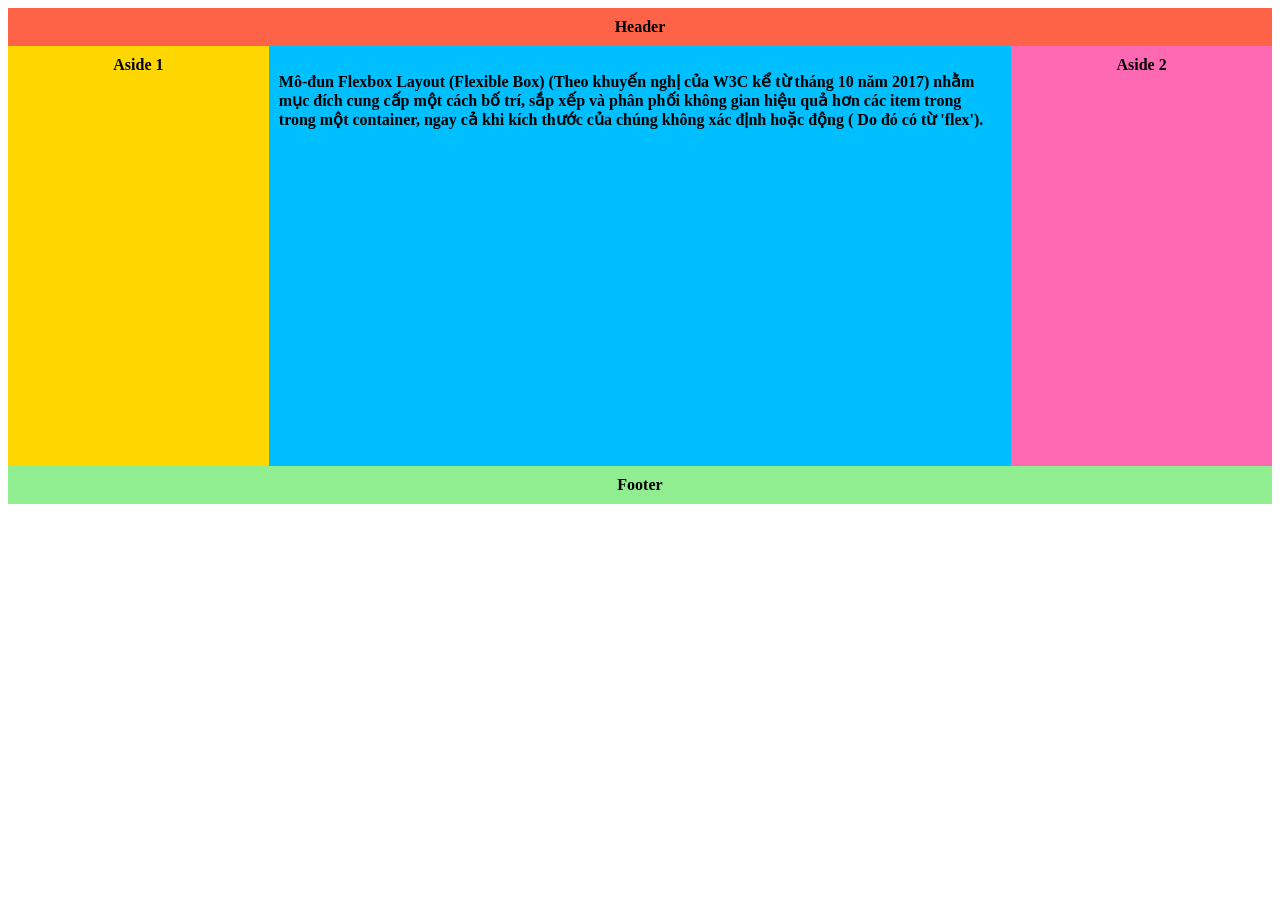
<file: labth/Lab06/Bai_2_Minh_hoa_layout/index.html>
<!DOCTYPE html>
<html>

<head>
	<meta http-equiv="Content-Type" content="text/html; charset=utf-8" />
    <link rel="stylesheet" href="css/style.css">
</head>

<body>
    <div class="wrapper">
        <header class="header-flex-2">Header</header>
        <article class="main">
            <p>Mô-đun Flexbox Layout (Flexible Box) (Theo khuyến nghị của W3C kể từ tháng 10 năm 2017) nhằm mục đích
                cung cấp một cách bố trí, sắp xếp và phân phối không gian hiệu quả hơn các item trong trong một
                container, ngay cả khi kích thước của chúng không xác định hoặc động ( Do đó có từ 'flex').</p>
        </article>
        <aside class="aside aside-1">Aside 1</aside>
        <aside class="aside aside-2">Aside 2</aside>
        <footer class="footer-flex-2">Footer</footer>
    </div>
</body>

</html>
</file>
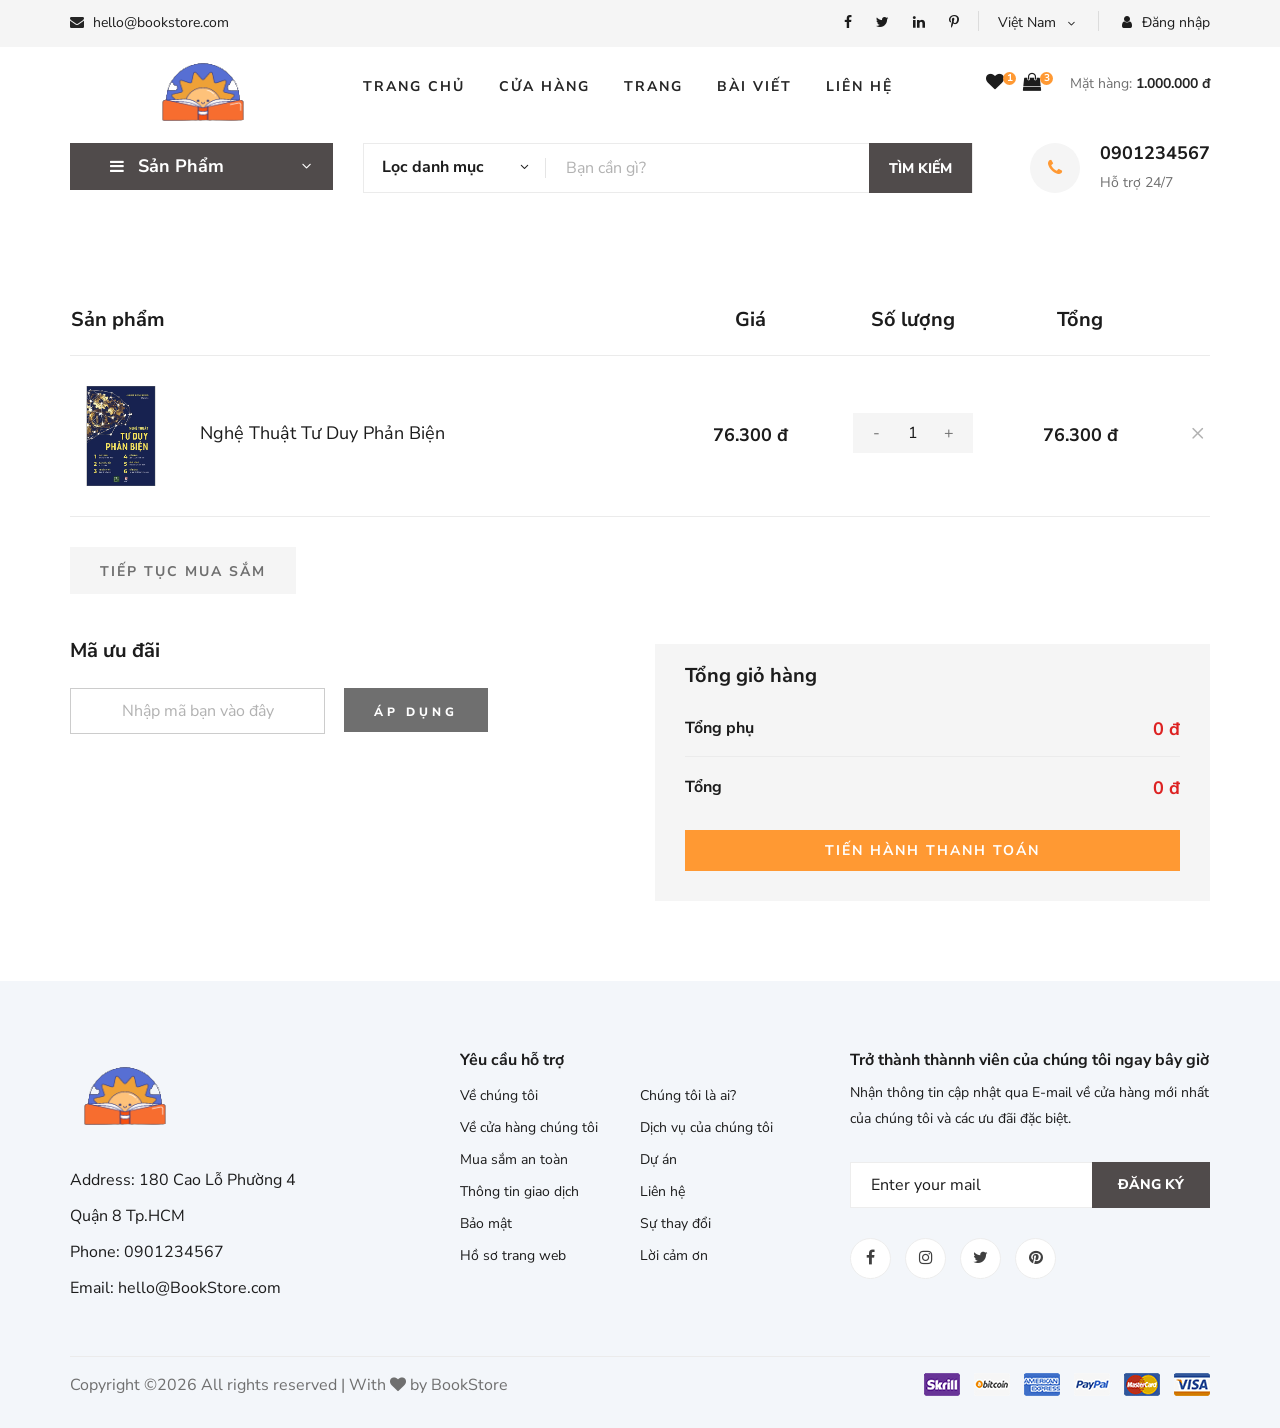
<file: labth/Lab07/demo_bai_2/index.html>
<!DOCTYPE html>
<html lang="zxx">

<head>
    <meta charset="UTF-8">
    <meta name="description" content="Ogani Template">
    <meta name="keywords" content="Ogani, unica, creative, html">
    <meta name="viewport" content="width=device-width, initial-scale=1.0">
    <meta http-equiv="X-UA-Compatible" content="ie=edge">
    <title>Nice | BookStore</title>
    
    <!-- Google Font -->
    <link href="https://fonts.googleapis.com/css2?family=Nunito Sans:wght@200;300;400;600;900&display=swap" rel="stylesheet">
    
    <!-- Css Styles -->
    <link rel="stylesheet" href="css/bootstrap.min.css" type="text/css">
    <link rel="stylesheet" href="css/font-awesome.min.css" type="text/css">
    <link rel="stylesheet" href="css/elegant-icons.css" type="text/css">
    <link rel="stylesheet" href="css/nice-select.css" type="text/css">
    <link rel="stylesheet" href="css/jquery-ui.min.css" type="text/css">
    <link rel="stylesheet" href="css/owl.carousel.min.css" type="text/css">
    <link rel="stylesheet" href="css/slicknav.min.css" type="text/css">
    <link rel="stylesheet" href="css/style.css" type="text/css">


</head>

<body>
    <!-- Page Preloder -->
    <div id="preloder">
        <div class="loader"></div>
    </div>

    <!-- Humberger Begin -->
    <div class="humberger__menu__overlay"></div>
    <div class="humberger__menu__wrapper">
        <div class="humberger__menu__logo">
            <a href="#"><img src="img/logo.png" alt=""></a>
        </div>
        <div class="humberger__menu__cart">
            <ul>
                <li><a href="#"><i class="fa fa-heart"></i> <span>1</span></a></li>
                <li><a href="#"><i class="fa fa-shopping-bag"></i> <span>3</span></a></li>
            </ul>
            <div class="header__cart__price">Mặt hàng: <span>1.000.000 đ</span></div>
        </div>
        <div class="humberger__menu__widget">
            <div class="header__top__right__language">
                <div>Việt Nam</div>
                <span class="arrow_carrot-down"></span>
                <ul>
                    <li><a href="#">Spanis</a></li>
                    <li><a href="#">English</a></li>
                </ul>
            </div>
            <div class="header__top__right__auth">
                <a href="#"><i class="fa fa-user"></i> Đăng nhập</a>
            </div>
        </div>
        <nav class="humberger__menu__nav mobile-menu">
            <ul>
                <li><a href="./index.html">Trang chủ</a></li>
                <li><a href="./shop-grid.html">Cửa hàng</a></li>
                <li><a href="#">Trang</a>
                    <ul class="header__menu__dropdown">
                        <li><a href="./shop-details.html">Cửa hàng chi tiết</a></li>
                        <li><a href="./shoping-cart.html">Giỏ hàng</a></li>
                        <li><a href="./checkout.html">Thủ tục thanh toán</a></li>
                        <li><a href="./blog-details.html">Chi tiết bài viết</a></li>
                    </ul>
                </li>
                <li><a href="./blog.html">Bài viết</a></li>
                <li><a href="./contact.html">Liên hệ</a></li>
            </ul>
        </nav>
        <div id="mobile-menu-wrap"></div>
        <div class="header__top__right__social">
            <a href="#"><i class="fa fa-facebook"></i></a>
            <a href="#"><i class="fa fa-twitter"></i></a>
            <a href="#"><i class="fa fa-linkedin"></i></a>
            <a href="#"><i class="fa fa-pinterest-p"></i></a>
        </div>
        <div class="humberger__menu__contact">
            <ul>
                <li><i class="fa fa-envelope"></i> hello@bookstore.com</li>
            </ul>
        </div>
    </div>
    <!-- Humberger End -->

    <!-- Header Section Begin -->
    <header class="header">
        <div class="header__top">
            <div class="container">
                <div class="row">
                    <div class="col-lg-6 col-md-6">
                        <div class="header__top__left">
                            <ul>
                                <li><i class="fa fa-envelope"></i> hello@bookstore.com</li>
                            </ul>
                        </div>
                    </div>
                    <div class="col-lg-6 col-md-6">
                        <div class="header__top__right">
                            <div class="header__top__right__social">
                                <a href="#"><i class="fa fa-facebook"></i></a>
                                <a href="#"><i class="fa fa-twitter"></i></a>
                                <a href="#"><i class="fa fa-linkedin"></i></a>
                                <a href="#"><i class="fa fa-pinterest-p"></i></a>
                            </div>
                            <div class="header__top__right__language">
                                <div>Việt Nam</div>
                                <span class="arrow_carrot-down"></span>
                                <ul>
                                    <li><a href="#">Spanis</a></li>
                                    <li><a href="#">English</a></li>
                                </ul>
                            </div>
                            <div class="header__top__right__auth">
                                <a href="#"><i class="fa fa-user"></i> Đăng nhập</a>
                            </div>
                        </div>
                    </div>
                </div>
            </div>
        </div>
        <div class="container">
            <div class="row">
                <div class="col-lg-3">
                    <div class="header__logo">
                        <a href="./index.html"><img src="img/logo.png" alt=""></a>
                    </div>
                </div>
                <div class="col-lg-6">
                    <nav class="header__menu">
                        <ul class="ul-menu">
                            <li><a href="./index.html">Trang chủ</a></li>
                            <li><a href="./shop-grid.html">Cửa hàng</a></li>
                            <li><a href="#">Trang</a>
                                <ul class="header__menu__dropdown">
                                    <li><a href="./shop-details.html">Cửa hàng chi tiết</a></li>
                                    <li><a href="./shoping-cart.html">Giỏ hàng</a></li>
                                    <li><a href="./checkout.html">Thủ tục thanh toán</a></li>
                                    <li><a href="./blog-details.html">Chi tiết bài viết</a></li>
                                </ul>
                            </li>
                            <li><a href="./blog.html">Bài viết</a></li>
                            <li><a href="./contact.html">Liên hệ</a></li>
                        </ul>
                    </nav>
                </div>
                <div class="col-lg-3">
                    <div class="header__cart">
                        <ul>
                            <li><a href="#"><i class="fa fa-heart"></i> <span>1</span></a></li>
                            <li><a href="#"><i class="fa fa-shopping-bag"></i> <span>3</span></a></li>
                        </ul>
                        <div class="header__cart__price">Mặt hàng: <span>1.000.000 đ</span></div>
                    </div>
                </div>
            </div>
            <div class="humberger__open">
                <i class="fa fa-bars"></i>
            </div>
        </div>
    </header>
    <!-- Header Section End -->

    <!-- Hero Section Begin -->
    <section class="hero hero-normal">
        <div class="container">
            <div class="row">
                <div class="col-lg-3">
                    <div class="hero__categories">
                        <div class="hero__categories__all">
                            <i class="fa fa-bars"></i>
                            <span>Sản Phẩm</span>
                        </div>
                        <ul>
                            <li><a href="#">Văn học</a></li>
                            <li><a href="#">Kinh tế</a></li>
                            <li><a href="#">Thiếu nhi</a></li>
                            <li><a href="#">Kĩ năng sống</a></li>
                            <li><a href="#">Giáo khoa</a></li>
                            <li><a href="#">Từ điển</a></li>
                            <li><a href="#">Lịch sử</a></li>
                            <li><a href="#">Y học</a></li>
                            <li><a href="#">Tạp chí</a></li>
                            <li><a href="#">Ngoại ngữ</a></li>
                            <li><a href="#">Giáo trình</a></li>
                        </ul>
                    </div>
                </div>
                <div class="col-lg-9">
                    <div class="hero__search">
                        <div class="hero__search__form">
                            <form action="#">
                                <div class="hero__search__categories">
                                    Lọc danh mục
                                    <span class="arrow_carrot-down"></span>
                                </div>
                                <input type="text" placeholder="Bạn cần gì?">
                                <button type="submit" class="site-btn">TÌM KIẾM</button>
                            </form>
                        </div>
                        <div class="hero__search__phone">
                            <div class="hero__search__phone__icon">
                                <i class="fa fa-phone"></i>
                            </div>
                            <div class="hero__search__phone__text">
                                <h5>0901234567</h5>
                                <span>Hỗ trợ 24/7 </span>
                            </div>
                        </div>
                    </div>
                </div>
            </div>
        </div>
    </section>
    <!-- Hero Section End -->

    <!-- Shoping Cart Section Begin -->
    <section class="shoping-cart spad">
        <div class="container">
            <div class="row">
                <div class="col-lg-12">
                    <div class="shoping__cart__table">
                        <table>
                            <thead>
                                <tr>
                                    <th class="shoping__product">Sản phẩm</th>
                                    <th>Giá</th>
                                    <th>Số lượng</th>
                                    <th>Tổng</th>
                                    <th></th>
                                </tr>
                            </thead>
                            <tbody>
                                <tr>
                                    <td class="shoping__cart__item">
                                        <img src="img/featured/Book_2.jpg" alt="" width="100px">
                                        <h5>Nghệ Thuật Tư Duy Phản Biện</h5>
                                    </td>
                                    <td class="shoping__cart__price">
                                        76.300 đ
                                    </td>
                                    <td class="shoping__cart__quantity">
                                        <div class="quantity">
                                            <div class="pro-qty">
                                                <input value="1" id="quantity" >
                                            </div>
                                        </div>
                                    </td>
                                    <td class="shoping__cart__total" id="total">
                                        76.300 đ
                                    </td>
                                    <td class="shoping__cart__item__close">
                                        <span class="icon_close"></span>
                                    </td>
                                </tr>
                            </tbody>
                        </table>
                    </div>
                </div>
            </div>
            <div class="row">
                <div class="col-lg-12">
                    <div class="shoping__cart__btns">
                        <a href="#" class="primary-btn cart-btn">TIẾP TỤC MUA SẮM</a>
                    </div>
                </div>
                <div class="col-lg-6">
                    <div class="shoping__continue">
                        <div class="shoping__discount">
                            <h5>Mã ưu đãi</h5>
                            <form action="#">
                                <input type="text" placeholder="Nhập mã bạn vào đây">
                                <button type="submit" class="site-btn">ÁP DỤNG</button>
                            </form>
                        </div>
                    </div>
                </div>
                <div class="col-lg-6">
                    <div class="shoping__checkout">
                        <h5>Tổng giỏ hàng</h5>
                        <ul>
                            <li>Tổng phụ <span>0 đ</span></li>
                            <li>Tổng <span>0 đ</span></li>
                        </ul>
                        <a href="#" class="primary-btn">Tiến hành thanh toán</a>
                    </div>
                </div>
            </div>
        </div>
    </section>
    <!-- Shoping Cart Section End -->


    <!-- Footer Section Begin -->
    <footer class="footer spad">
        <div class="container">
            <div class="row">
                <div class="col-lg-3 col-md-6 col-sm-6">
                    <div class="footer__about">
                        <div class="footer__about__logo">
                            <a href="./index.html"><img src="img/logo.png" alt=""></a>
                        </div>
                        <ul>
                            <li>Address: 180 Cao Lỗ Phường 4 Quận 8 Tp.HCM</li>
                            <li>Phone: 0901234567</li>
                            <li>Email: hello@BookStore.com</li>
                        </ul>
                    </div>
                </div>
                <div class="col-lg-4 col-md-6 col-sm-6 offset-lg-1">
                    <div class="footer__widget">
                        <h6>
                            Yêu cầu hỗ trợ</h6>
                        <ul>
                            <li><a href="#">Về chúng tôi</a></li>
                            <li><a href="#">Về cửa hàng chúng tôi</a></li>
                            <li><a href="#">Mua sắm an toàn</a></li>
                            <li><a href="#">Thông tin giao dịch</a></li>
                            <li><a href="#">Bảo mật</a></li>
                            <li><a href="#">Hồ sơ trang web</a></li>
                        </ul>
                        <ul>
                            <li><a href="#">Chúng tôi là ai?</a></li>
                            <li><a href="#">Dịch vụ của chúng tôi</a></li>
                            <li><a href="#">Dự án</a></li>
                            <li><a href="#">Liên hệ</a></li>
                            <li><a href="#">Sự thay đổi</a></li>
                            <li><a href="#">Lời cảm ơn</a></li>
                        </ul>
                    </div>
                </div>
                <div class="col-lg-4 col-md-12">
                    <div class="footer__widget">
                        <h6>Trở thành thànnh viên của chúng tôi ngay bây giờ</h6>
                        <p>Nhận thông tin cập nhật qua E-mail về cửa hàng mới nhất của chúng tôi và các ưu đãi đặc biệt.</p>
                        <form action="#">
                            <input type="text" placeholder="Enter your mail">
                            <button type="submit" class="site-btn">Đăng ký</button>
                        </form>
                        <div class="footer__widget__social">
                            <a href="#"><i class="fa fa-facebook"></i></a>
                            <a href="#"><i class="fa fa-instagram"></i></a>
                            <a href="#"><i class="fa fa-twitter"></i></a>
                            <a href="#"><i class="fa fa-pinterest"></i></a>
                        </div>
                    </div>
                </div>
            </div>
            <div class="row">
                <div class="col-lg-12">
                    <div class="footer__copyright">
                        <div class="footer__copyright__text"><p>
  Copyright &copy;<script>document.write(new Date().getFullYear());</script> All rights reserved | With <i class="fa fa-heart" aria-hidden="true"></i> by BookStore</a>
  </p></div>
                        <div class="footer__copyright__payment"><img src="img/payment-item.png" alt=""></div>
                    </div>
                </div>
            </div>
        </div>
    </footer>
    <!-- Footer Section End -->

    <!-- Js Plugins -->
    <script src="js/jquery-3.3.1.min.js"></script>
    <script src="js/bootstrap.min.js"></script>
    <script src="js/jquery.nice-select.min.js"></script>
    <script src="js/jquery-ui.min.js"></script>
    <script src="js/jquery.slicknav.js"></script>
    <script src="js/mixitup.min.js"></script>
    <script src="js/owl.carousel.min.js"></script>
    <script src="js/main.js"></script>

    <script>
        function updateTotal(){
    var solg = document.getElementById('quantity').value;
    var gia = document.getElementsByClassName('shoping__cart__price')[0];
    var tong = solg * parseFloat(gia.innerText);

    document.getElementById('total').innerText = tong.toFixed(3) + ' đ';
}
    </script>
</body>

</html>
</file>
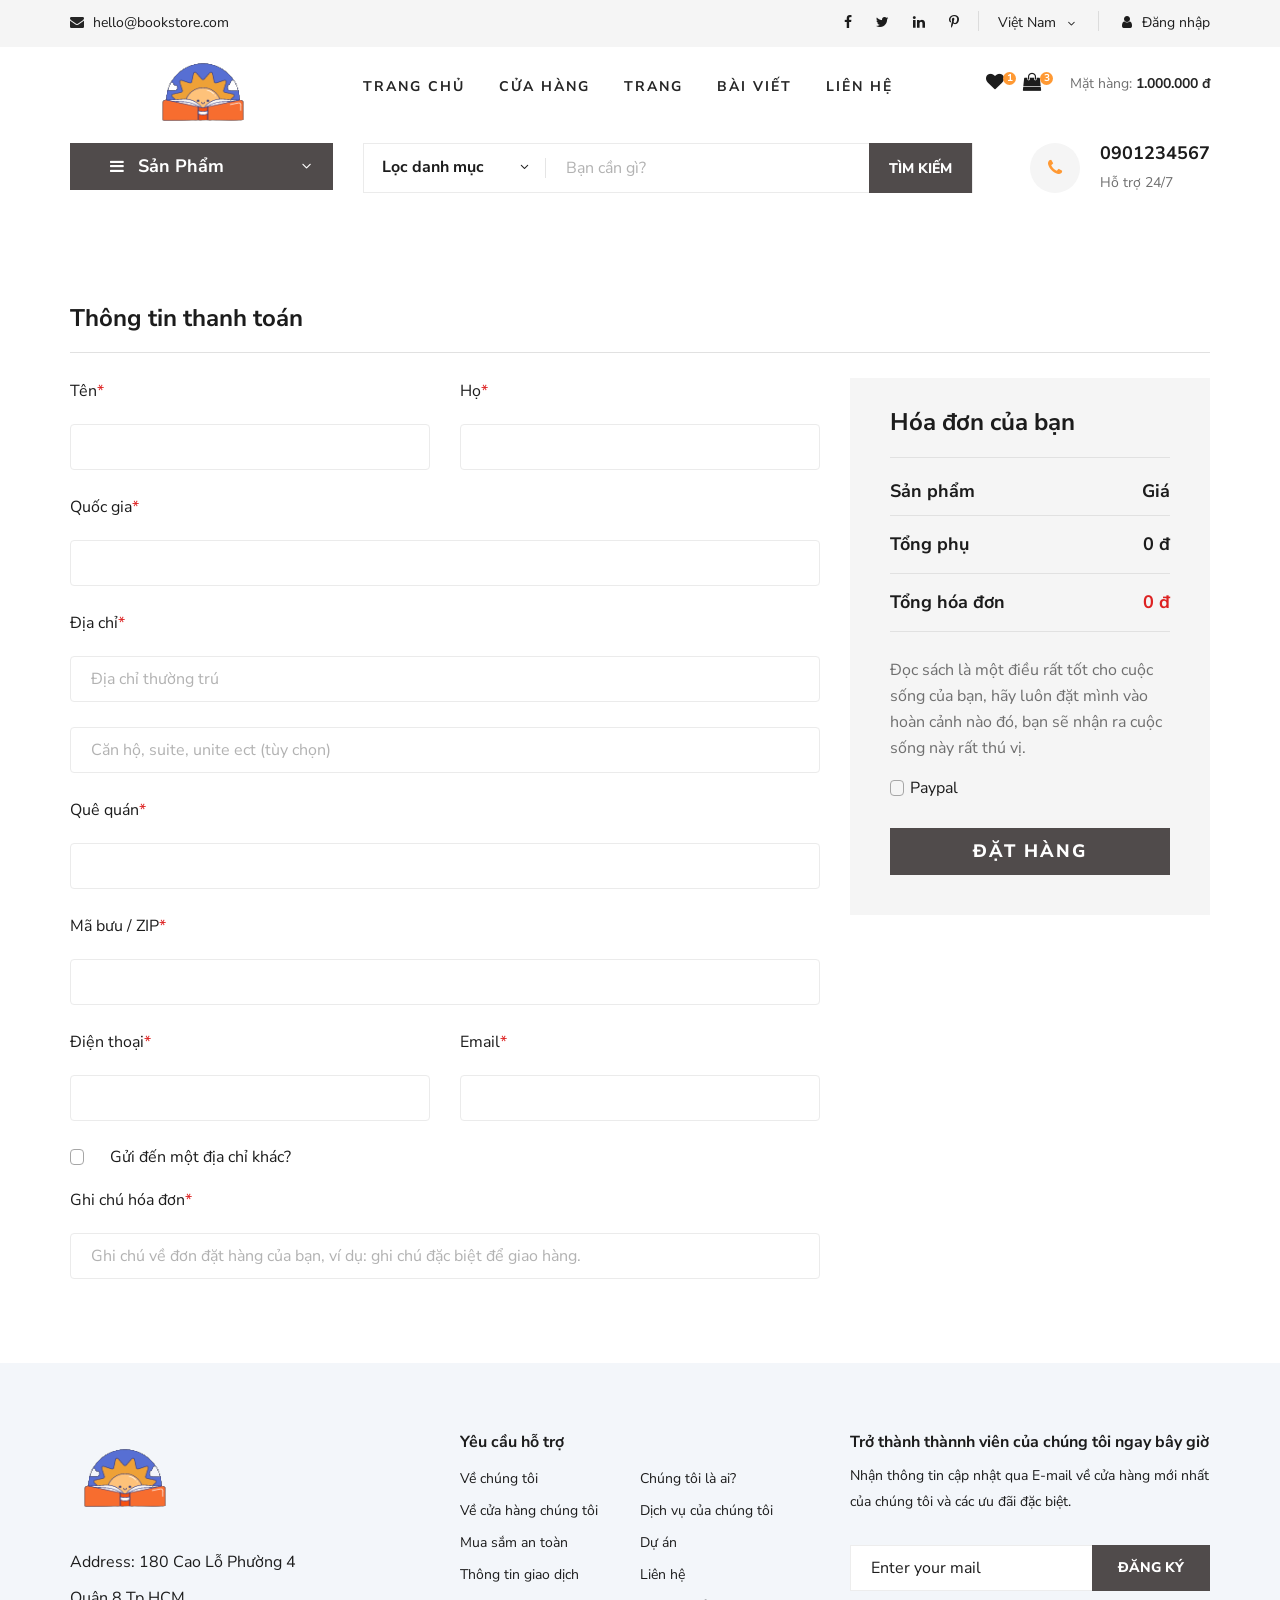
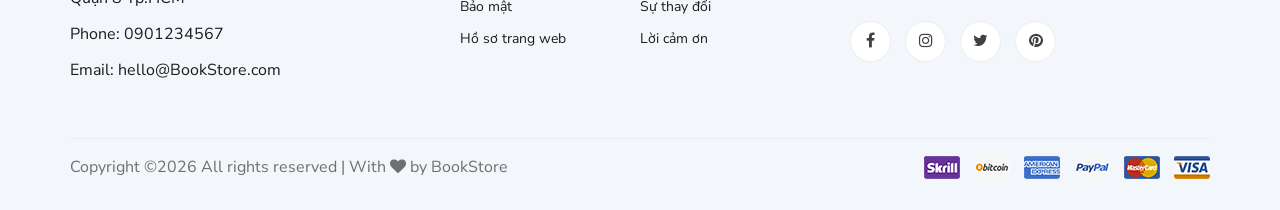
<file: labth/Lab07/Vi_du/index.html>
<!DOCTYPE html>
<html lang="zxx">

<head>
    <meta charset="UTF-8">
    <meta name="description" content="Ogani Template">
    <meta name="keywords" content="Ogani, unica, creative, html">
    <meta name="viewport" content="width=device-width, initial-scale=1.0">
    <meta http-equiv="X-UA-Compatible" content="ie=edge">
    <title>Nice | BookStore</title>
    
    <!-- Google Font -->
    <link href="https://fonts.googleapis.com/css2?family=Nunito Sans:wght@200;300;400;600;900&display=swap" rel="stylesheet">
    
    <!-- Css Styles -->
    <link rel="stylesheet" href="css/bootstrap.min.css" type="text/css">
    <link rel="stylesheet" href="css/font-awesome.min.css" type="text/css">
    <link rel="stylesheet" href="css/elegant-icons.css" type="text/css">
    <link rel="stylesheet" href="css/nice-select.css" type="text/css">
    <link rel="stylesheet" href="css/jquery-ui.min.css" type="text/css">
    <link rel="stylesheet" href="css/owl.carousel.min.css" type="text/css">
    <link rel="stylesheet" href="css/slicknav.min.css" type="text/css">
    <link rel="stylesheet" href="css/style.css" type="text/css">


    <style>
        .error-message {
            color: red;
            font-size: 14px; 
            margin-top: 5px; 
        }
    </style>
</head>

<body>
    <!-- Page Preloder -->
    <div id="preloder">
        <div class="loader"></div>
    </div>

    <!-- Humberger Begin -->
    <div class="humberger__menu__overlay"></div>
    <div class="humberger__menu__wrapper">
        <div class="humberger__menu__logo">
            <a href="#"><img src="img/logo.png" alt=""></a>
        </div>
        <div class="humberger__menu__cart">
            <ul>
                <li><a href="#"><i class="fa fa-heart"></i> <span>1</span></a></li>
                <li><a href="#"><i class="fa fa-shopping-bag"></i> <span>3</span></a></li>
            </ul>
            <div class="header__cart__price">Mặt hàng: <span>1.000.000 đ</span></div>
        </div>
        <div class="humberger__menu__widget">
            <div class="header__top__right__language">
                <div>Việt Nam</div>
                <span class="arrow_carrot-down"></span>
                <ul>
                    <li><a href="#">Spanis</a></li>
                    <li><a href="#">English</a></li>
                </ul>
            </div>
            <div class="header__top__right__auth">
                <a href="#"><i class="fa fa-user"></i> Đăng nhập</a>
            </div>
        </div>
        <nav class="humberger__menu__nav mobile-menu">
            <ul>
                <li><a href="./index.html">Trang chủ</a></li>
                <li><a href="./shop-grid.html">Cửa hàng</a></li>
                <li><a href="#">Trang</a>
                    <ul class="header__menu__dropdown">
                        <li><a href="./shop-details.html">Cửa hàng chi tiết</a></li>
                        <li><a href="./shoping-cart.html">Giỏ hàng</a></li>
                        <li><a href="./checkout.html">Thủ tục thanh toán</a></li>
                        <li><a href="./blog-details.html">Chi tiết bài viết</a></li>
                    </ul>
                </li>
                <li><a href="./blog.html">Bài viết</a></li>
                <li><a href="./contact.html">Liên hệ</a></li>
            </ul>
        </nav>
        <div id="mobile-menu-wrap"></div>
        <div class="header__top__right__social">
            <a href="#"><i class="fa fa-facebook"></i></a>
            <a href="#"><i class="fa fa-twitter"></i></a>
            <a href="#"><i class="fa fa-linkedin"></i></a>
            <a href="#"><i class="fa fa-pinterest-p"></i></a>
        </div>
        <div class="humberger__menu__contact">
            <ul>
                <li><i class="fa fa-envelope"></i> hello@bookstore.com</li>
            </ul>
        </div>
    </div>
    <!-- Humberger End -->

    <!-- Header Section Begin -->
    <header class="header">
        <div class="header__top">
            <div class="container">
                <div class="row">
                    <div class="col-lg-6 col-md-6">
                        <div class="header__top__left">
                            <ul>
                                <li><i class="fa fa-envelope"></i> hello@bookstore.com</li>
                            </ul>
                        </div>
                    </div>
                    <div class="col-lg-6 col-md-6">
                        <div class="header__top__right">
                            <div class="header__top__right__social">
                                <a href="#"><i class="fa fa-facebook"></i></a>
                                <a href="#"><i class="fa fa-twitter"></i></a>
                                <a href="#"><i class="fa fa-linkedin"></i></a>
                                <a href="#"><i class="fa fa-pinterest-p"></i></a>
                            </div>
                            <div class="header__top__right__language">
                                <div>Việt Nam</div>
                                <span class="arrow_carrot-down"></span>
                                <ul>
                                    <li><a href="#">Spanis</a></li>
                                    <li><a href="#">English</a></li>
                                </ul>
                            </div>
                            <div class="header__top__right__auth">
                                <a href="#"><i class="fa fa-user"></i> Đăng nhập</a>
                            </div>
                        </div>
                    </div>
                </div>
            </div>
        </div>
        <div class="container">
            <div class="row">
                <div class="col-lg-3">
                    <div class="header__logo">
                        <a href="./index.html"><img src="img/logo.png" alt=""></a>
                    </div>
                </div>
                <div class="col-lg-6">
                    <nav class="header__menu">
                        <ul class="ul-menu">
                            <li><a href="./index.html">Trang chủ</a></li>
                            <li><a href="./shop-grid.html">Cửa hàng</a></li>
                            <li><a href="#">Trang</a>
                                <ul class="header__menu__dropdown">
                                    <li><a href="./shop-details.html">Cửa hàng chi tiết</a></li>
                                    <li><a href="./shoping-cart.html">Giỏ hàng</a></li>
                                    <li><a href="./checkout.html">Thủ tục thanh toán</a></li>
                                    <li><a href="./blog-details.html">Chi tiết bài viết</a></li>
                                </ul>
                            </li>
                            <li><a href="./blog.html">Bài viết</a></li>
                            <li><a href="./contact.html">Liên hệ</a></li>
                        </ul>
                    </nav>
                </div>
                <div class="col-lg-3">
                    <div class="header__cart">
                        <ul>
                            <li><a href="#"><i class="fa fa-heart"></i> <span>1</span></a></li>
                            <li><a href="#"><i class="fa fa-shopping-bag"></i> <span>3</span></a></li>
                        </ul>
                        <div class="header__cart__price">Mặt hàng: <span>1.000.000 đ</span></div>
                    </div>
                </div>
            </div>
            <div class="humberger__open">
                <i class="fa fa-bars"></i>
            </div>
        </div>
    </header>
    <!-- Header Section End -->

    <!-- Hero Section Begin -->
    <section class="hero hero-normal">
        <div class="container">
            <div class="row">
                <div class="col-lg-3">
                    <div class="hero__categories">
                        <div class="hero__categories__all">
                            <i class="fa fa-bars"></i>
                            <span>Sản Phẩm</span>
                        </div>
                        <ul>
                            <li><a href="#">Văn học</a></li>
                            <li><a href="#">Kinh tế</a></li>
                            <li><a href="#">Thiếu nhi</a></li>
                            <li><a href="#">Kĩ năng sống</a></li>
                            <li><a href="#">Giáo khoa</a></li>
                            <li><a href="#">Từ điển</a></li>
                            <li><a href="#">Lịch sử</a></li>
                            <li><a href="#">Y học</a></li>
                            <li><a href="#">Tạp chí</a></li>
                            <li><a href="#">Ngoại ngữ</a></li>
                            <li><a href="#">Giáo trình</a></li>
                        </ul>
                    </div>
                </div>
                <div class="col-lg-9">
                    <div class="hero__search">
                        <div class="hero__search__form">
                            <form action="#">
                                <div class="hero__search__categories">
                                    Lọc danh mục
                                    <span class="arrow_carrot-down"></span>
                                </div>
                                <input type="text" placeholder="Bạn cần gì?">
                                <button type="submit" class="site-btn">TÌM KIẾM</button>
                            </form>
                        </div>
                        <div class="hero__search__phone">
                            <div class="hero__search__phone__icon">
                                <i class="fa fa-phone"></i>
                            </div>
                            <div class="hero__search__phone__text">
                                <h5>0901234567</h5>
                                <span>Hỗ trợ 24/7 </span>
                            </div>
                        </div>
                    </div>
                </div>
            </div>
        </div>
    </section>
    <!-- Hero Section End -->

     <!-- Checkout Section Begin -->
     <section class="checkout spad">
        <div class="container">
            <div class="checkout__form">
                <h4>Thông tin thanh toán</h4>
                <form id="checkoutForm" action="#">
                    <div class="row">
                        <div class="col-lg-8 col-md-6">
                            <div class="row">
                                <div class="col-lg-6">
                                    <div class="checkout__input">
                                        <p>Tên<span>*</span></p>
                                        <input type="text" id="firstNameInput">
                                        <div class="error-message" id="firstNameErrorMessage"></div>
                                    </div>
                                </div>
                                <div class="col-lg-6">
                                    <div class="checkout__input">
                                        <p>Họ<span>*</span></p>
                                        <input type="text" id="lastNameInput">
                                        <div class="error-message" id="lastNameErrorMessage"></div>
                                    </div>
                                </div>
                            </div>
                            <div class="checkout__input">
                                <p>Quốc gia<span>*</span></p>
                                <input type="text" id="nationInput">
                                <div class="error-message" id="nationErrorMessage"></div>
                            </div>
                            <div class="checkout__input">
                                <p>Địa chỉ<span>*</span></p>
                                <input type="text" placeholder="Địa chỉ thường trú" class="checkout__input__add" id="adresseInput">
                                <div class="error-message" id="adresseErrorMessage"></div>
                                <input type="text" placeholder="Căn hộ, suite, unite ect (tùy chọn)" id="suiteInput">
                                <div class="error-message" id="suiteErrorMessage"></div>
                            </div>
                            <div class="checkout__input">
                                <p>Quê quán<span>*</span></p>
                                <input type="text" id="countryInput">
                                <div class="error-message" id="countryErrorMessage"></div>
                            </div>
                            <div class="checkout__input">
                                <p>Mã bưu / ZIP<span>*</span></p>
                                <input type="text" id="zipInput">
                                <div class="error-message" id="zipErrorMessage"></div>
                            </div>
                            <div class="row">
                                <div class="col-lg-6">
                                    <div class="checkout__input">
                                        <p>Điện thoại<span>*</span></p>
                                        <input type="text" id="numInput">
                                        <div class="error-message" id="numErrorMessage"></div>
                                    </div>
                                </div>
                                <div class="col-lg-6">
                                    <div class="checkout__input">
                                        <p>Email<span>*</span></p>
                                        <input type="text" id="emailInput">
                                        <div class="error-message" id="emailErrorMessage"></div>
                                    </div>
                                </div>
                            </div>
                           
                            <div class="checkout__input__checkbox">
                                <label for="diff-acc">
                                    Gửi đến một địa chỉ khác?
                                    <input type="checkbox" id="diff-acc">
                                    <span class="checkmark"></span>
                                </label>
                            </div>
                            <div class="checkout__input">
                                <p>Ghi chú hóa đơn<span>*</span></p>
                                <input type="text" placeholder="Ghi chú về đơn đặt hàng của bạn, ví dụ: ghi chú đặc biệt để giao hàng." id="noteInput">
                                <div class="error-message" id="noteErrorMessage"></div>
                            </div>
                        </div>
                        <div class="col-lg-4 col-md-6">
                            <div class="checkout__order">
                                <h4>Hóa đơn của bạn</h4>
                                <div class="checkout__order__products">Sản phẩm <span>Giá</span></div>
                               
                                <div class="checkout__order__subtotal">Tổng phụ <span>0 đ</span></div>
                                <div class="checkout__order__total">Tổng hóa đơn <span>0 đ</span></div>
                                <p>Đọc sách là một điều rất tốt cho cuộc sống của bạn, hãy luôn đặt mình vào hoàn cảnh nào đó, bạn sẽ
                                    nhận ra cuộc sống này rất thú vị.
                                </p>
                                <div class="checkout__input__checkbox">
                                    <label for="paypal">
                                        Paypal
                                        <input type="checkbox" id="paypal">
                                        <span class="checkmark"></span>
                                    </label>
                                </div>
                                <button type="button" class="site-btn" onclick="validateForm()">Đặt hàng</button>
                            </div>
                        </div>
                    </div>
                </form>
            </div>
        </div>
    </section>
    <!-- Checkout Section End -->


    <!-- Footer Section Begin -->
    <footer class="footer spad">
        <div class="container">
            <div class="row">
                <div class="col-lg-3 col-md-6 col-sm-6">
                    <div class="footer__about">
                        <div class="footer__about__logo">
                            <a href="./index.html"><img src="img/logo.png" alt=""></a>
                        </div>
                        <ul>
                            <li>Address: 180 Cao Lỗ Phường 4 Quận 8 Tp.HCM</li>
                            <li>Phone: 0901234567</li>
                            <li>Email: hello@BookStore.com</li>
                        </ul>
                    </div>
                </div>
                <div class="col-lg-4 col-md-6 col-sm-6 offset-lg-1">
                    <div class="footer__widget">
                        <h6>
                            Yêu cầu hỗ trợ</h6>
                        <ul>
                            <li><a href="#">Về chúng tôi</a></li>
                            <li><a href="#">Về cửa hàng chúng tôi</a></li>
                            <li><a href="#">Mua sắm an toàn</a></li>
                            <li><a href="#">Thông tin giao dịch</a></li>
                            <li><a href="#">Bảo mật</a></li>
                            <li><a href="#">Hồ sơ trang web</a></li>
                        </ul>
                        <ul>
                            <li><a href="#">Chúng tôi là ai?</a></li>
                            <li><a href="#">Dịch vụ của chúng tôi</a></li>
                            <li><a href="#">Dự án</a></li>
                            <li><a href="#">Liên hệ</a></li>
                            <li><a href="#">Sự thay đổi</a></li>
                            <li><a href="#">Lời cảm ơn</a></li>
                        </ul>
                    </div>
                </div>
                <div class="col-lg-4 col-md-12">
                    <div class="footer__widget">
                        <h6>Trở thành thànnh viên của chúng tôi ngay bây giờ</h6>
                        <p>Nhận thông tin cập nhật qua E-mail về cửa hàng mới nhất của chúng tôi và các ưu đãi đặc biệt.</p>
                        <form action="#">
                            <input type="text" placeholder="Enter your mail">
                            <button type="submit" class="site-btn">Đăng ký</button>
                        </form>
                        <div class="footer__widget__social">
                            <a href="#"><i class="fa fa-facebook"></i></a>
                            <a href="#"><i class="fa fa-instagram"></i></a>
                            <a href="#"><i class="fa fa-twitter"></i></a>
                            <a href="#"><i class="fa fa-pinterest"></i></a>
                        </div>
                    </div>
                </div>
            </div>
            <div class="row">
                <div class="col-lg-12">
                    <div class="footer__copyright">
                        <div class="footer__copyright__text"><p>
  Copyright &copy;<script>document.write(new Date().getFullYear());</script> All rights reserved | With <i class="fa fa-heart" aria-hidden="true"></i> by BookStore</a>
  </p></div>
                        <div class="footer__copyright__payment"><img src="img/payment-item.png" alt=""></div>
                    </div>
                </div>
            </div>
        </div>
    </footer>
    <!-- Footer Section End -->

    <!-- Js Plugins -->
    <script src="js/jquery-3.3.1.min.js"></script>
    <script src="js/bootstrap.min.js"></script>
    <script src="js/jquery.nice-select.min.js"></script>
    <script src="js/jquery-ui.min.js"></script>
    <script src="js/jquery.slicknav.js"></script>
    <script src="js/mixitup.min.js"></script>
    <script src="js/owl.carousel.min.js"></script>
    <script src="js/main.js"></script>



    <!-- JavaScript -->
    <script>
        function validateForm() {
            
            var firstName = firstNameInput.value.trim();
            var email = emailInput.value.trim();
            var lastname = lastNameInput.value.trim();
            var nation = nationInput.value.trim();
            var adresse = adresseInput.value.trim();
            var country = countryInput.value.trim();
            var zip = zipInput.value.trim();
            var num = numInput.value.trim();
            var isValid = true;

            if (firstName === '') {
                firstNameErrorMessage.textContent = 'Vui lòng nhập tên của bạn.';
                isValid = false;
            } else {
                firstNameErrorMessage.textContent = '';
            }

            if(lastname ===''){
                lastNameErrorMessage.textContent= 'Vui lòng nhập họ của bạn';
                isValid=false;
            }else{
                lastNameErrorMessage.textContent=''
            }

            if(nation === ''){
                nationErrorMessage.textContent='Vui lòng nhập quốc tịch của bạn';
                isValid=false;
            }else{
                nationErrorMessage.textContent='';
            }
            if(adresse === ''){
                adresseErrorMessage.textContent='Vui lòng nhập địa chỉ thường trú của bạn';
                isValid=false;
            }else{
                adresseErrorMessage.textContent='';
            }
            
            if(country === ''){
                countryErrorMessage.textContent='Vui lòng nhập địa chỉ quê quán của bạn';
                isValid=false;
            }else{
                countryErrorMessage.textContent='';
            }
            
            if(zip === ''){
                zipErrorMessage.textContent='Vui lòng nhập địa chỉ mã zip của bạn';
                isValid=false;
            }else{
                zipErrorMessage.textContent='';
            }
            
            if(num === ''){
                numErrorMessage.textContent='Vui lòng nhập địa chỉ mã zip của bạn';
                isValid=false;
            }else{
                numErrorMessage.textContent='';
            }
            if (!validateEmail(emailInput.value)) {
                emailErrorMessage.textContent = 'Vui lòng nhập một địa chỉ email hợp lệ.';
                isValid = false;
            } else {
                emailErrorMessage.textContent = '';
            }
            
            if (isValid) {
                alert('Đặt hàng thành công!');
            }

        }
    
        function validateEmail(email) {
            var emailRegex = /\S+@\S+\.\S+/;
            return emailRegex.test(email);
        }
    
    </script>
    
</body>

</html>
</file>
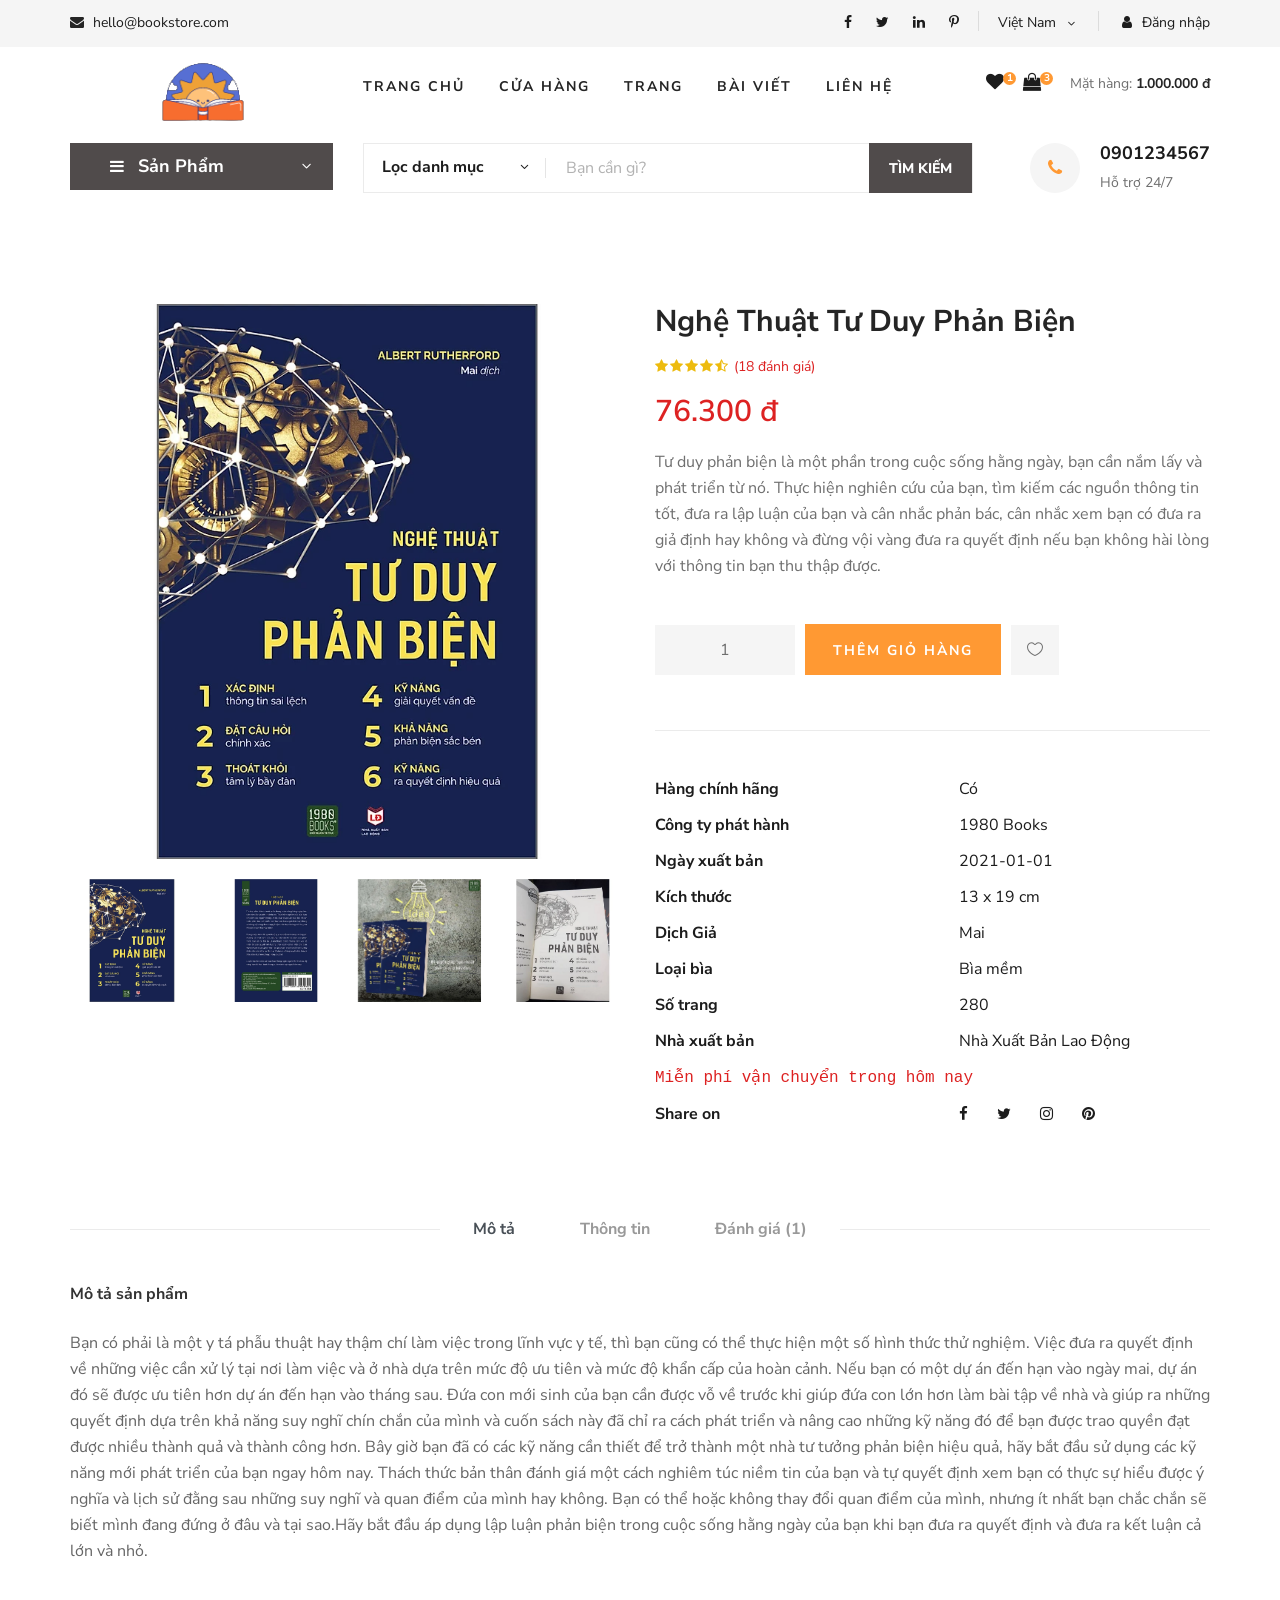
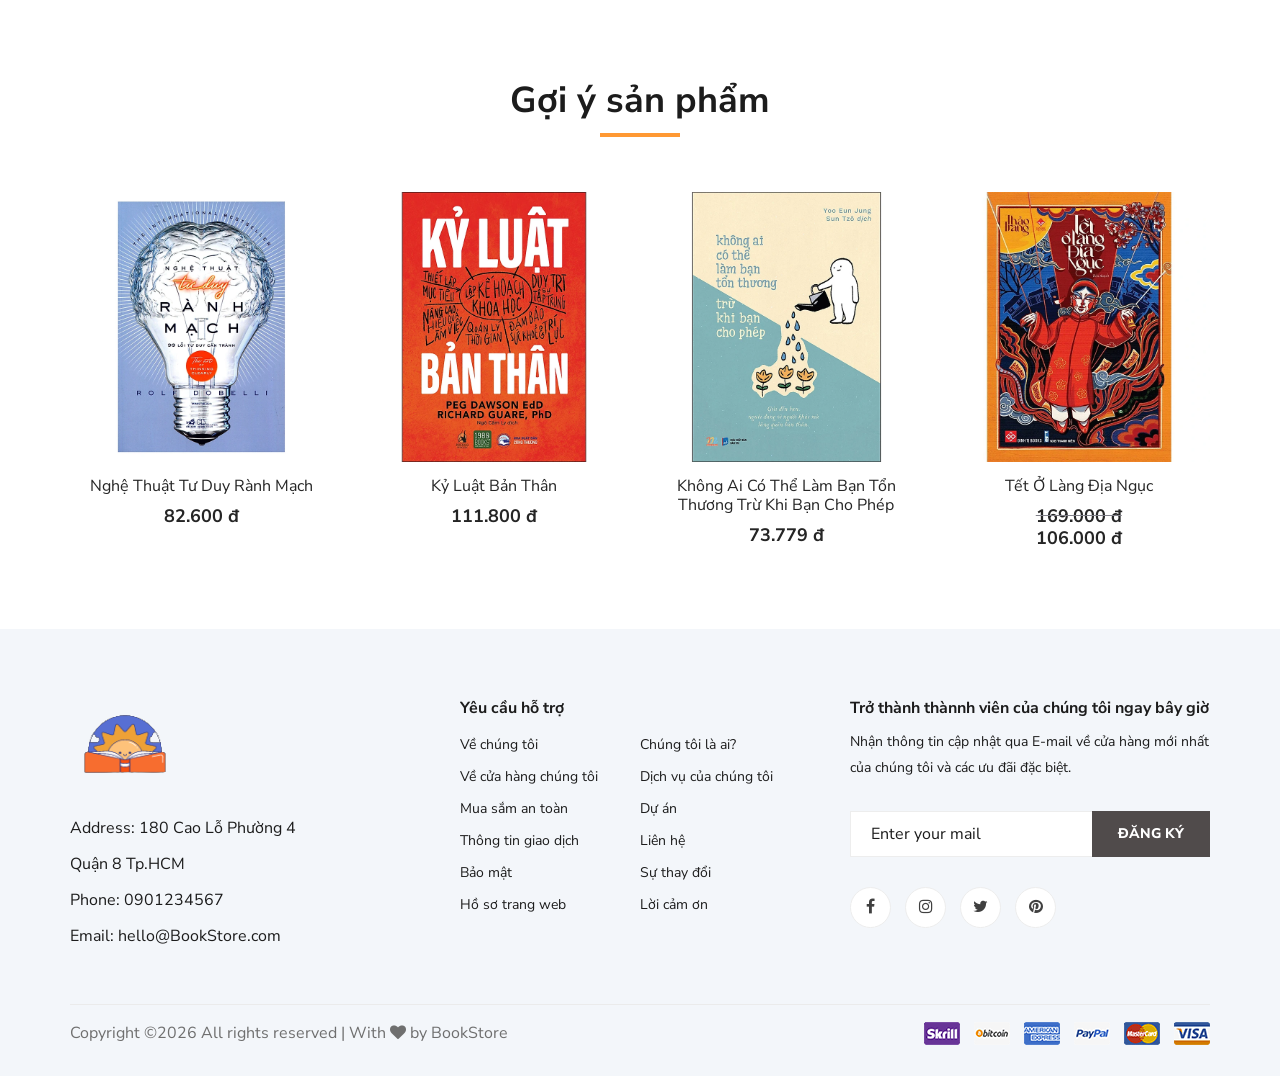
<file: labth/Lab08/Vi_du_2/index.html>
<!DOCTYPE html>
<html lang="zxx">

<head>
    <meta charset="UTF-8">
    <meta name="description" content="Ogani Template">
    <meta name="keywords" content="Ogani, unica, creative, html">
    <meta name="viewport" content="width=device-width, initial-scale=1.0">
    <meta http-equiv="X-UA-Compatible" content="ie=edge">
    <title>Nice | BookStore</title>

    <!-- Google Font -->
    <link href="https://fonts.googleapis.com/css2?family=Nunito Sans:wght@200;300;400;600;900&display=swap" rel="stylesheet">

    <!-- Css Styles -->
    <link rel="stylesheet" href="css/bootstrap.min.css" type="text/css">
    <link rel="stylesheet" href="css/font-awesome.min.css" type="text/css">
    <link rel="stylesheet" href="css/elegant-icons.css" type="text/css">
    <link rel="stylesheet" href="css/nice-select.css" type="text/css">
    <link rel="stylesheet" href="css/jquery-ui.min.css" type="text/css">
    <link rel="stylesheet" href="css/owl.carousel.min.css" type="text/css">
    <link rel="stylesheet" href="css/slicknav.min.css" type="text/css">
    <link rel="stylesheet" href="css/style.css" type="text/css">

    <style>
        .product__details__pic__slider {
            position: relative;
            overflow: hidden;
        }

        .product__details__pic__slider img {
            display: none;
            width: 100%;
            height: auto;
        }

        .button__slide{
            text-align: center;
            padding-top: 10px;
        }
    </style>

    
</head>

<body>
    <!-- Page Preloder -->
    <div id="preloder">
        <div class="loader"></div>
    </div>

    <!-- Humberger Begin -->
    <div class="humberger__menu__overlay"></div>
    <div class="humberger__menu__wrapper">
        <div class="humberger__menu__logo">
            <a href="#"><img src="img/logo.png" alt=""></a>
        </div>
        <div class="humberger__menu__cart">
            <ul>
                <li><a href="#"><i class="fa fa-heart"></i> <span>1</span></a></li>
                <li><a href="#"><i class="fa fa-shopping-bag"></i> <span>3</span></a></li>
            </ul>
            <div class="header__cart__price">Mặt hàng: <span>1.000.000 đ</span></div>
        </div>
        <div class="humberger__menu__widget">
            <div class="header__top__right__language">
                <div>Việt Nam</div>
                <span class="arrow_carrot-down"></span>
                <ul>
                    <li><a href="#">Spanis</a></li>
                    <li><a href="#">English</a></li>
                </ul>
            </div>
            <div class="header__top__right__auth">
                <a href="#"><i class="fa fa-user"></i> Đăng nhập</a>
            </div>
        </div>
        <nav class="humberger__menu__nav mobile-menu">
            <ul>
                <li><a href="./index.html">Trang chủ</a></li>
                <li><a href="./shop-grid.html">Cửa hàng</a></li>
                <li><a href="#">Trang</a>
                    <ul class="header__menu__dropdown">
                        <li><a href="./shop-details.html">Cửa hàng chi tiết</a></li>
                        <li><a href="./shoping-cart.html">Giỏ hàng</a></li>
                        <li><a href="./checkout.html">Thủ tục thanh toán</a></li>
                        <li><a href="./blog-details.html">Chi tiết bài viết</a></li>
                    </ul>
                </li>
                <li><a href="./blog.html">Bài viết</a></li>
                <li><a href="./contact.html">Liên hệ</a></li>
            </ul>
        </nav>
        <div id="mobile-menu-wrap"></div>
        <div class="header__top__right__social">
            <a href="#"><i class="fa fa-facebook"></i></a>
            <a href="#"><i class="fa fa-twitter"></i></a>
            <a href="#"><i class="fa fa-linkedin"></i></a>
            <a href="#"><i class="fa fa-pinterest-p"></i></a>
        </div>
        <div class="humberger__menu__contact">
            <ul>
                <li><i class="fa fa-envelope"></i> hello@bookstore.com</li>
            </ul>
        </div>
    </div>
    <!-- Humberger End -->

    <!-- Header Section Begin -->
    <header class="header">
        <div class="header__top">
            <div class="container">
                <div class="row">
                    <div class="col-lg-6 col-md-6">
                        <div class="header__top__left">
                            <ul>
                                <li><i class="fa fa-envelope"></i> hello@bookstore.com</li>
                            </ul>
                        </div>
                    </div>
                    <div class="col-lg-6 col-md-6">
                        <div class="header__top__right">
                            <div class="header__top__right__social">
                                <a href="#"><i class="fa fa-facebook"></i></a>
                                <a href="#"><i class="fa fa-twitter"></i></a>
                                <a href="#"><i class="fa fa-linkedin"></i></a>
                                <a href="#"><i class="fa fa-pinterest-p"></i></a>
                            </div>
                            <div class="header__top__right__language">
                                <div>Việt Nam</div>
                                <span class="arrow_carrot-down"></span>
                                <ul>
                                    <li><a href="#">Spanis</a></li>
                                    <li><a href="#">English</a></li>
                                </ul>
                            </div>
                            <div class="header__top__right__auth">
                                <a href="#"><i class="fa fa-user"></i> Đăng nhập</a>
                            </div>
                        </div>
                    </div>
                </div>
            </div>
        </div>
        <div class="container">
            <div class="row">
                <div class="col-lg-3">
                    <div class="header__logo">
                        <a href="./index.html"><img src="img/logo.png" alt=""></a>
                    </div>
                </div>
                <div class="col-lg-6">
                    <nav class="header__menu">
                        <ul class="ul-menu">
                            <li><a href="./index.html">Trang chủ</a></li>
                            <li><a href="./shop-grid.html">Cửa hàng</a></li>
                            <li><a href="#">Trang</a>
                                <ul class="header__menu__dropdown">
                                    <li><a href="./shop-details.html">Cửa hàng chi tiết</a></li>
                                    <li><a href="./shoping-cart.html">Giỏ hàng</a></li>
                                    <li><a href="./checkout.html">Thủ tục thanh toán</a></li>
                                    <li><a href="./blog-details.html">Chi tiết bài viết</a></li>
                                </ul>
                            </li>
                            <li><a href="./blog.html">Bài viết</a></li>
                            <li><a href="./contact.html">Liên hệ</a></li>
                        </ul>
                    </nav>
                </div>
                <div class="col-lg-3">
                    <div class="header__cart">
                        <ul>
                            <li><a href="#"><i class="fa fa-heart"></i> <span>1</span></a></li>
                            <li><a href="#"><i class="fa fa-shopping-bag"></i> <span>3</span></a></li>
                        </ul>
                        <div class="header__cart__price">Mặt hàng: <span>1.000.000 đ</span></div>
                    </div>
                </div>
            </div>
            <div class="humberger__open">
                <i class="fa fa-bars"></i>
            </div>
        </div>
    </header>
    <!-- Header Section End -->

    <!-- Hero Section Begin -->
    <section class="hero hero-normal">
        <div class="container">
            <div class="row">
                <div class="col-lg-3">
                    <div class="hero__categories">
                        <div class="hero__categories__all">
                            <i class="fa fa-bars"></i>
                            <span>Sản Phẩm</span>
                        </div>
                        <ul>
                            <li><a href="#">Văn học</a></li>
                            <li><a href="#">Kinh tế</a></li>
                            <li><a href="#">Thiếu nhi</a></li>
                            <li><a href="#">Kĩ năng sống</a></li>
                            <li><a href="#">Giáo khoa</a></li>
                            <li><a href="#">Từ điển</a></li>
                            <li><a href="#">Lịch sử</a></li>
                            <li><a href="#">Y học</a></li>
                            <li><a href="#">Tạp chí</a></li>
                            <li><a href="#">Ngoại ngữ</a></li>
                            <li><a href="#">Giáo trình</a></li>
                        </ul>
                    </div>
                </div>
                <div class="col-lg-9">
                    <div class="hero__search">
                        <div class="hero__search__form">
                            <form action="#">
                                <div class="hero__search__categories">
                                    Lọc danh mục
                                    <span class="arrow_carrot-down"></span>
                                </div>
                                <input type="text" placeholder="Bạn cần gì?">
                                <button type="submit" class="site-btn">TÌM KIẾM</button>
                            </form>
                        </div>
                        <div class="hero__search__phone">
                            <div class="hero__search__phone__icon">
                                <i class="fa fa-phone"></i>
                            </div>
                            <div class="hero__search__phone__text">
                                <h5>0901234567</h5>
                                <span>Hỗ trợ 24/7 </span>
                            </div>
                        </div>
                    </div>
                </div>
            </div>
        </div>
    </section>
    <!-- Hero Section End -->

    <!-- Product Details Section Begin -->
    <section class="product-details spad">
        <div class="container">
            <div class="row">
                <div class="col-lg-6 col-md-6">
                    <div class="product__details__pic">
                        <div class="product__details__pic__item">
                            <img class="product__details__pic__item--large"
                                src="img/product/Book_2.jpg" alt="">
                        </div>
                        <div class="product__details__pic__slider owl-carousel">
                            <img data-imgbigurl="img/product/details/Book_2.jpg"
                                src="img/product/Book_2.jpg" alt="">
                            <img data-imgbigurl="img/product/details/Book_2_details_2.jpg"
                                src="img/product/details/Book_2_details_2.jpg" alt="">
                            <img data-imgbigurl="img/product/details/Book_2_details_1.jpg"
                                src="img/product/details/Book_2_details_1.jpg" alt="">
                            <img data-imgbigurl="img/product/details/Book_2_details_3.jpg"
                                src="img/product/details/Book_2_details_3.jpg" alt="">
                        </div>
                    </div>
                </div>
                <div class="col-lg-6 col-md-6">
                    <div class="product__details__text">
                        <h3>Nghệ Thuật Tư Duy Phản Biện</h3>
                        <div class="product__details__rating">
                            <i class="fa fa-star"></i>
                            <i class="fa fa-star"></i>
                            <i class="fa fa-star"></i>
                            <i class="fa fa-star"></i>
                            <i class="fa fa-star-half-o"></i>
                            <span>(18 đánh giá)</span>
                        </div>
                        <div class="product__details__price">76.300 đ</div>
                        <p>Tư duy phản biện là một phần trong cuộc sống hằng ngày, bạn cần nắm lấy và phát triển từ nó.
                             Thực hiện nghiên cứu của bạn, tìm kiếm các nguồn thông tin tốt, đưa ra lập luận của bạn và cân nhắc phản bác, 
                             cân nhắc xem bạn có đưa ra giả định hay không và đừng vội vàng đưa ra quyết định nếu bạn không hài lòng với 
                             thông tin bạn thu thập được.</p>
                        <div class="product__details__quantity">
                            <div class="quantity">
                                <div class="pro-qty">
                                    <input type="text" value="1">
                                </div>
                            </div>
                        </div>
                        <a href="#" class="primary-btn">Thêm giỏ hàng</a>
                        <a href="#" class="heart-icon"><span class="icon_heart_alt"></span></a>
                        <ul>
                            <li><b>Hàng chính hãng</b> <span>Có</span></li>
                            <li><b>Công ty phát hành</b> <span>1980 Books</span></li>
                            <li><b>Ngày xuất bản</b> <span>2021-01-01</span></li>
                            <li><b>Kích thước</b> <span>13 x 19 cm </span></li>
                            <li><b>Dịch Giả</b> <span>Mai</span></li>
                            <li><b>Loại bìa</b> <span>Bìa mềm</span></li>
                            <li><b>Số trang</b> <span>280</span></li>
                            <li><b>Nhà xuất bản</b> <span>Nhà Xuất Bản Lao Động</span></li>
                            <li><span><samp>Miễn phí vận chuyển trong hôm nay</samp></span></li>
                            <li><b>Share on</b>
                                <div class="share">
                                    <a href="#"><i class="fa fa-facebook"></i></a>
                                    <a href="#"><i class="fa fa-twitter"></i></a>
                                    <a href="#"><i class="fa fa-instagram"></i></a>
                                    <a href="#"><i class="fa fa-pinterest"></i></a>
                                </div>
                            </li>
                        </ul>
                    </div>
                </div>
                <div class="col-lg-12">
                    <div class="product__details__tab">
                        <ul class="nav nav-tabs" role="tablist">
                            <li class="nav-item">
                                <a class="nav-link active" data-toggle="tab" href="#tabs-1" role="tab"
                                    aria-selected="true">Mô tả</a>
                            </li>
                            <li class="nav-item">
                                <a class="nav-link" data-toggle="tab" href="#tabs-2" role="tab"
                                    aria-selected="false">Thông tin</a>
                            </li>
                            <li class="nav-item">
                                <a class="nav-link" data-toggle="tab" href="#tabs-3" role="tab"
                                    aria-selected="false">Đánh giá <span>(1)</span></a>
                            </li>
                        </ul>
                        <div class="tab-content">
                            <div class="tab-pane active" id="tabs-1" role="tabpanel">
                                <div class="product__details__tab__desc">
                                    <h6>Mô tả sản phẩm</h6>
                                    <p>Bạn có phải là một y tá phẫu thuật hay thậm chí làm việc trong lĩnh vực y tế, thì bạn cũng có thể thực hiện một số hình thức thử nghiệm. Việc đưa ra quyết định về những việc cần xử lý tại nơi làm việc và ở nhà dựa trên mức độ ưu tiên và mức độ khẩn cấp của hoàn cảnh.

                                        Nếu bạn có một dự án đến hạn vào ngày mai, dự án đó sẽ được ưu tiên hơn dự án đến hạn vào tháng sau.
                                         Đứa con mới sinh của bạn cần được vỗ về trước khi giúp đứa con lớn hơn làm bài tập về nhà và giúp ra những quyết định dựa trên 
                                         khả năng suy nghĩ chín chắn của mình và cuốn sách này đã chỉ ra cách phát triển và nâng cao những kỹ năng đó để bạn được trao
                                          quyền đạt được nhiều thành quả và thành công hơn. Bây giờ bạn đã có các kỹ năng cần thiết để trở thành một nhà tư tưởng phản
                                          biện hiệu quả, hãy bắt đầu sử dụng các kỹ năng mới phát triển của bạn ngay hôm nay. Thách thức bản thân đánh giá một cách nghiêm
                                           túc niềm tin của bạn và tự quyết định xem bạn có thực sự hiểu được ý nghĩa và lịch sử đằng sau những suy nghĩ và quan điểm của
                                           mình hay không. Bạn có thể hoặc không thay đổi quan điểm của mình, nhưng ít nhất bạn chắc chắn sẽ biết mình đang đứng ở đâu và
                                         tại sao.Hãy bắt đầu áp dụng lập luận phản biện trong cuộc sống hằng ngày của bạn khi bạn đưa ra quyết định và đưa ra kết luận cả lớn và nhỏ.</p>
                                </div>
                            </div>
                            <div class="tab-pane" id="tabs-2" role="tabpanel">
                                <div class="product__details__tab__desc">
                                    <h6>Thông tin sản phẩm</h6>
                                        Về sản phẩm: (39 tích cực, 2 tiêu cực)
                                        <li>
                                            Hầu hết người mua hài lòng với chất lượng sách, đánh giá sách là hay, hữu ích và đáng mua.
                                        </li>
                                        <li>
                                            Một số nhận xét cho biết sách có nội dung tốt, đẹp, in rõ và dễ mang đi.
                                        </li>
                                        <li>
                                            Tuy nhiên, có một số ý kiến cho rằng sách có lối viết đơn giản, không phù hợp với người đã qua công việc kinh doanh.
                                        </li>
                                        Về dịch vụ: (32 tích cực, 2 tiêu cực)
                                        <li>
                                            Đa số khách hàng hài lòng với giao hàng nhanh, đóng gói cẩn thận và dịch vụ hỗ trợ sau bán hàng.
                                        </li>
                                        <li>
                                            Một số nhận xét cho biết nhân viên giao hàng nhiệt tình, vui vẻ và dịch vụ TikiNow được đánh giá tích cực.
                                        </li>
                                        <li>
                                            Tuy nhiên, có một số ý kiến cho rằng khâu đóng gói cẩu thả và có sách bị cong và mòn.
                                        </li>
                                </div>
                            </div>
                            <div class="tab-pane" id="tabs-3" role="tabpanel">
                                <div class="product__details__tab__desc">
                                    <h6>Đánh giá sản phẩm </h6>
                                    <p>Hãy nghĩ đến coi tư duy phản biện như một cơ hội để tương tác với những người khác và tìm hiểu quan điểm của họ. 
                                        Đánh giá những gì người khác nói và xem xét các nguồn thông tin để quyết định xem chúng có xứng đáng hay không.
                                         “Nghệ thuật tư duy phản biện” là một tài liệu tuyệt vời giúp bạn học được những kỹ năng đó và bạn có thể tham khảo lại khi cần.
                                         Hãy nhớ rằng, hơn bất cứ điều gì, hãy rèn luyện kỹ năng tư duy phản biện của bạn, và bạn không bao giờ có thể sai lầm.</p>
                                </div>
                            </div>
                        </div>
                    </div>
                </div>
            </div>
        </div>
    </section>
    <!-- Product Details Section End -->

    <!-- Related Product Section Begin -->
    <section class="related-product">
        <div class="container">
            <div class="row">
                <div class="col-lg-12">
                    <div class="section-title related__product__title">
                        <h2>Gợi ý sản phẩm</h2>
                    </div>
                </div>
            </div>
            <div class="row">
                <div class="col-lg-3 col-md-4 col-sm-6">
                    <div class="product__item">
                        <div class="product__item__pic set-bg" data-setbg="img/product/Book_1.webp">
                            <ul class="product__item__pic__hover">
                                <li><a href="#"><i class="fa fa-heart"></i></a></li>
                                <li><a href="#"><i class="fa fa-retweet"></i></a></li>
                                <li><a href="#"><i class="fa fa-shopping-cart"></i></a></li>
                            </ul>
                        </div>
                        <div class="product__item__text">
                            <h6><a href="#">Nghệ Thuật Tư Duy Rành Mạch</a></h6>
                            <h5>82.600 đ</h5>
                        </div>
                    </div>
                </div>
                <div class="col-lg-3 col-md-4 col-sm-6">
                    <div class="product__item">
                        <div class="product__item__pic set-bg" data-setbg="img/product/Book-3.png">
                            <ul class="product__item__pic__hover">
                                <li><a href="#"><i class="fa fa-heart"></i></a></li>
                                <li><a href="#"><i class="fa fa-retweet"></i></a></li>
                                <li><a href="#"><i class="fa fa-shopping-cart"></i></a></li>
                            </ul>
                        </div>
                        <div class="product__item__text">
                            <h6><a href="#">Kỷ Luật Bản Thân</a></h6>
                            <h5>111.800 đ</h5>
                        </div>
                    </div>
                </div>
                <div class="col-lg-3 col-md-4 col-sm-6">
                    <div class="product__item">
                        <div class="product__item__pic set-bg" data-setbg="img/product/Book_4.jpg">
                            <ul class="product__item__pic__hover">
                                <li><a href="#"><i class="fa fa-heart"></i></a></li>
                                <li><a href="#"><i class="fa fa-retweet"></i></a></li>
                                <li><a href="#"><i class="fa fa-shopping-cart"></i></a></li>
                            </ul>
                        </div>
                        <div class="product__item__text">
                            <h6><a href="#">Không Ai Có Thể Làm Bạn Tổn Thương Trừ Khi Bạn Cho Phép</a></h6>
                            <h5>73.779 đ</h5>
                        </div>
                    </div>
                </div>
                <div class="col-lg-3 col-md-4 col-sm-6">
                    <div class="product__item">
                        <div class="product__item__pic set-bg" data-setbg="img/product/Book_5.jpg">
                            <ul class="product__item__pic__hover">
                                <li><a href="#"><i class="fa fa-heart"></i></a></li>
                                <li><a href="#"><i class="fa fa-retweet"></i></a></li>
                                <li><a href="#"><i class="fa fa-shopping-cart"></i></a></li>
                            </ul>
                        </div>
                        <div class="product__item__text">
                            <h6><a href="#">Tết Ở Làng Địa Ngục</a></h6>
                            <div class="text__sale">
                                <h5 >169.000 đ</h5>
                            </div>
                            <h5 class="text__price">106.000 đ</h5>
                        </div>
                    </div>
                </div>
            </div>
        </div>
    </section>
    <!-- Related Product Section End -->

    <!-- Footer Section Begin -->
    <footer class="footer spad">
        <div class="container">
            <div class="row">
                <div class="col-lg-3 col-md-6 col-sm-6">
                    <div class="footer__about">
                        <div class="footer__about__logo">
                            <a href="./index.html"><img src="img/logo.png" alt=""></a>
                        </div>
                        <ul>
                            <li>Address: 180 Cao Lỗ Phường 4 Quận 8 Tp.HCM</li>
                            <li>Phone: 0901234567</li>
                            <li>Email: hello@BookStore.com</li>
                        </ul>
                    </div>
                </div>
                <div class="col-lg-4 col-md-6 col-sm-6 offset-lg-1">
                    <div class="footer__widget">
                        <h6>
                            Yêu cầu hỗ trợ</h6>
                        <ul>
                            <li><a href="#">Về chúng tôi</a></li>
                            <li><a href="#">Về cửa hàng chúng tôi</a></li>
                            <li><a href="#">Mua sắm an toàn</a></li>
                            <li><a href="#">Thông tin giao dịch</a></li>
                            <li><a href="#">Bảo mật</a></li>
                            <li><a href="#">Hồ sơ trang web</a></li>
                        </ul>
                        <ul>
                            <li><a href="#">Chúng tôi là ai?</a></li>
                            <li><a href="#">Dịch vụ của chúng tôi</a></li>
                            <li><a href="#">Dự án</a></li>
                            <li><a href="#">Liên hệ</a></li>
                            <li><a href="#">Sự thay đổi</a></li>
                            <li><a href="#">Lời cảm ơn</a></li>
                        </ul>
                    </div>
                </div>
                <div class="col-lg-4 col-md-12">
                    <div class="footer__widget">
                        <h6>Trở thành thànnh viên của chúng tôi ngay bây giờ</h6>
                        <p>Nhận thông tin cập nhật qua E-mail về cửa hàng mới nhất của chúng tôi và các ưu đãi đặc biệt.</p>
                        <form action="#">
                            <input type="text" placeholder="Enter your mail">
                            <button type="submit" class="site-btn">Đăng ký</button>
                        </form>
                        <div class="footer__widget__social">
                            <a href="#"><i class="fa fa-facebook"></i></a>
                            <a href="#"><i class="fa fa-instagram"></i></a>
                            <a href="#"><i class="fa fa-twitter"></i></a>
                            <a href="#"><i class="fa fa-pinterest"></i></a>
                        </div>
                    </div>
                </div>
            </div>
            <div class="row">
                <div class="col-lg-12">
                    <div class="footer__copyright">
                        <div class="footer__copyright__text"><p>
  Copyright &copy;<script>document.write(new Date().getFullYear());</script> All rights reserved | With <i class="fa fa-heart" aria-hidden="true"></i> by BookStore</a>
  </p></div>
                        <div class="footer__copyright__payment"><img src="img/payment-item.png" alt=""></div>
                    </div>
                </div>
            </div>
        </div>
    </footer>
    <!-- Footer Section End -->

    <!-- Js Plugins -->
    <script src="js/jquery-3.3.1.min.js"></script>
    <script src="js/bootstrap.min.js"></script>
    <script src="js/jquery.nice-select.min.js"></script>
    <script src="js/jquery-ui.min.js"></script>
    <script src="js/jquery.slicknav.js"></script>
    <script src="js/mixitup.min.js"></script>
    <script src="js/owl.carousel.min.js"></script>
    <script src="js/main.js"></script>
</body>

</html>
</file>
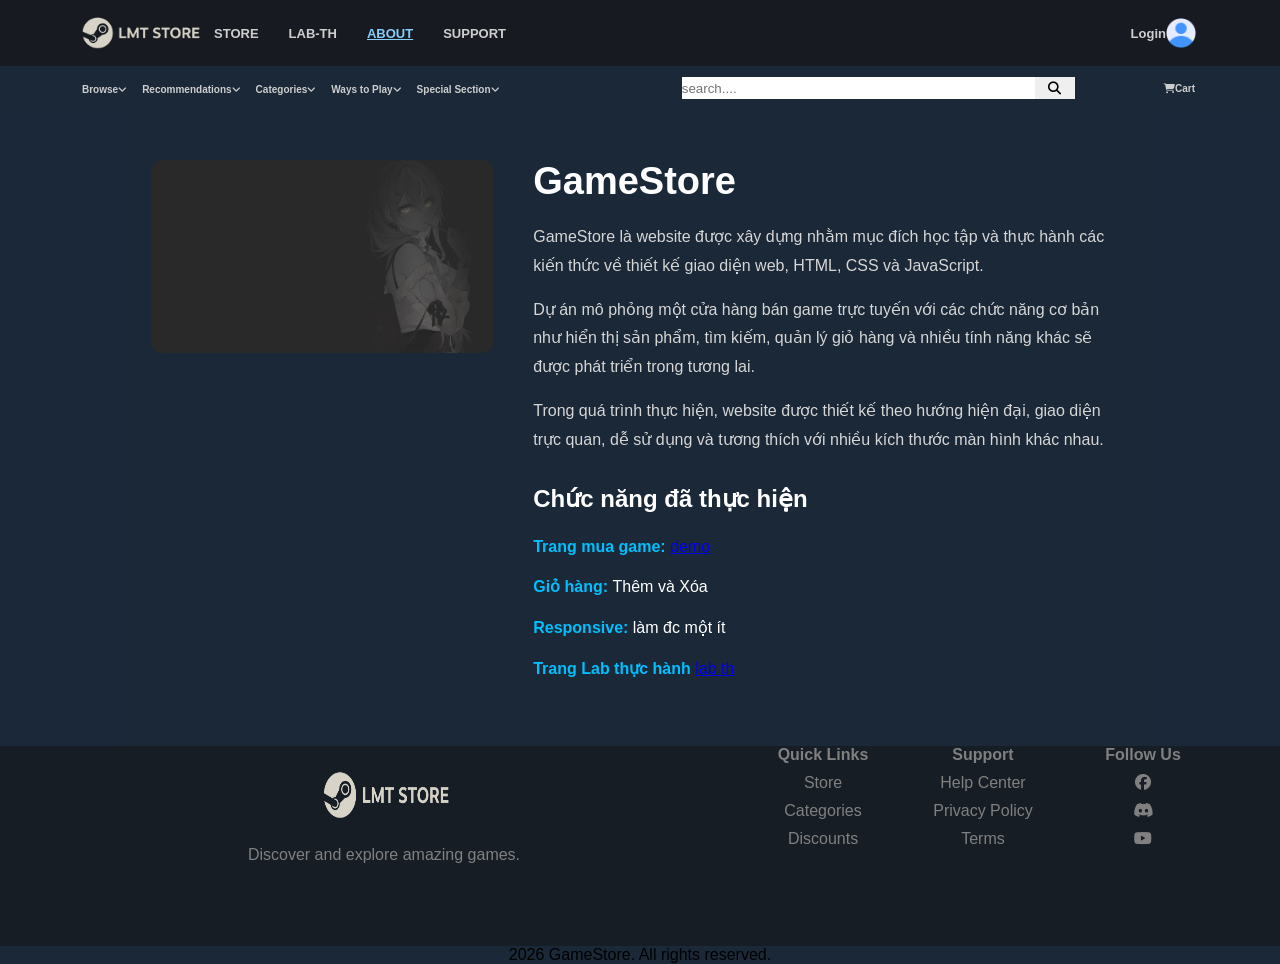
<file: html/about.html>
<!DOCTYPE html>
<html lang="en">

<head>
    <meta charset="UTF-8">
    <meta name="viewport" content="width=device-width, initial-scale=1.0">
    <title>MainClient</title>
    <link rel="stylesheet" href="/css/client.css">
    <link rel="stylesheet" href="/css/client-reponsive.css">
    <link rel="stylesheet" href="/css/about.css">
    <script src="/js/client.js" defer></script>
</head>

<body>

    <header>
        <div class="header-container">
            <div class="header-top">
                <a href="index.html" class="he"> <img class="logo" src="/images/Logo.png" alt=""></a>
                <nav class="header-top-menu">
                    <ul class="menu-item">
                        <li><a  href="index.html">STORE</a></li>
                        <li><a href="/html/labth.html">LAB-TH</a></li>
                        <li><a class="active" href="/html/about.html">ABOUT</a></li>
                        <li><a href="">SUPPORT</a></li>
                        <li class="login-item"><a href="/html/login.html" target="_blank">Login</a> <img
                                class="user-logo" src="/images/user.png" alt=""></li>
                    </ul>
                    <div class="top-menu-more" onclick="toggleTopMenu(topMenu)">
                        <i class="fa-solid fa-bars"></i>
                    </div>
                </nav>
            </div>
            <div class="header-bottom">
                <nav class="header-bottom-menu">
                    <ul class="menu-item">
                        <li><a href="">Browse<i class="fa-solid fa-angle-down"></i></a></li>
                        <li><a href="">Recommendations<i class="fa-solid fa-angle-down"></i></a></li>
                        <li><a href="">Categories<i class="fa-solid fa-angle-down"></i></a></li>
                        <li><a href="">Ways to Play<i class="fa-solid fa-angle-down"></i></a></li>
                        <li><a href="">Special Section<i class="fa-solid fa-angle-down"></i></a></li>
                    </ul>
                    <div class="bottom-menu-more" onclick="toggleBottomMenu(bottomMenu)">
                        More<i class="fa-solid fa-angle-down"></i>
                    </div>
                    <div class="search-box">
                        <input class="search-bar" type="text" placeholder="search....">
                        <button class="search-btn" type="submit"><i class="fa-solid fa-magnifying-glass"></i></button>
                    </div>
                    <div class="wishlist">
                        <a href="/html/cart.html"><i class="fa-solid fa-cart-shopping"></i></i>Cart</a>
                    </div>
                </nav>

            </div>
        </div>

    </header>
    <main>
        <div class="main-container">
            <section class="about">
                <div class="about-container">

                    <div class="about-banner">
                        <img src="/images/background/bg1.png" alt="About">
                    </div>

                    <div class="about-content">

                        <h1>GameStore</h1>

                        <p>
                            GameStore là website được xây dựng nhằm mục đích học tập và thực hành
                            các kiến thức về thiết kế giao diện web, HTML, CSS và JavaScript.
                        </p>

                        <p>
                            Dự án mô phỏng một cửa hàng bán game trực tuyến với các chức năng
                            cơ bản như hiển thị sản phẩm, tìm kiếm, quản lý giỏ hàng và nhiều
                            tính năng khác sẽ được phát triển trong tương lai.
                        </p>

                        <p>
                            Trong quá trình thực hiện, website được thiết kế theo hướng hiện đại,
                            giao diện trực quan, dễ sử dụng và tương thích với nhiều kích thước
                            màn hình khác nhau.
                        </p>

                        <h2>Chức năng đã thực hiện</h2>

                        <ul class="feature-list">


                            <li>
                                <span class="feature-title">Trang mua game: </span>
                                <span class="feature-desc"><a href="buygame.html"> demo</a></span>
                            </li>

                            <li>
                                <span class="feature-title">Giỏ hàng: </span>
                                <span class="feature-desc">Thêm và Xóa</span>
                            </li>

                            <li>
                                <span class="feature-title">Responsive: </span>
                                <span class="feature-desc">làm đc một ít</span>
                            </li>

                            <li>
                                <span class="feature-title">Trang Lab thực hành</span>
                                <span class="feature-desc"><a href="labth.html">lab th</a></span>
                            </li>

                        </ul>

                    </div>

                </div>
            </section>
        </div>
    </main>
    <footer>
        <div class="footer-container">

            <div class="footer-about">
                <img src="/images/Logo.png" alt="">
                <p>Discover and explore amazing games.</p>
            </div>

            <div class="footer-links">
                <h4>Quick Links</h4>
                <a href="">Store</a>
                <a href="">Categories</a>
                <a href="">Discounts</a>
            </div>

            <div class="footer-support">
                <h4>Support</h4>
                <a href="">Help Center</a>
                <a href="">Privacy Policy</a>
                <a href="">Terms</a>
            </div>

            <div class="footer-social">
                <h4>Follow Us</h4>
                <a href=""><i class="fa-brands fa-facebook"></i></a>
                <a href=""><i class="fa-brands fa-discord"></i></a>
                <a href=""><i class="fa-brands fa-youtube"></i></a>
            </div>

        </div>

        <div class="footer-bottom">
            <p> 2026 GameStore. All rights reserved.</p>
        </div>
    </footer>
    <link rel="stylesheet" href="https://cdnjs.cloudflare.com/ajax/libs/font-awesome/6.5.1/css/all.min.css">
</body>

</html>
</file>
<file: css/client.css>
* {
    margin: 0;
    padding: 0;
    box-sizing: border-box;
    font-family: "Motiva Sans", Arial, Helvetica, sans-serif;
    list-style: none;
}

body {
    overflow-x: hidden;
}

button:focus {
    outline: none;
}

/* header */

.header-container {
    height: 110px;
    display: block;
}

/* header top */
.header-top {
    height: 60%;
    background-color: #171A21;
    display: flex;
    padding-left: 5%;
    padding-right: 5%;
}

.logo {
    /* background-color: red; */
    width: 150px;
}

.header-top-menu {
    /* background-color: blue; */
    flex: 1;
    display: flex;
    padding-right: 20px;

}

.header-top-menu ul {
    /* background-color: aqua; */
    display: flex;
    align-items: center;
    width: 100%;
    gap: 30px;
}

.header-top-menu ul a {
    color: rgb(206, 206, 206);
    text-decoration: none;
    font-weight: bold;
    font-size: 13px;
}

.header-top-menu ul a:hover {
    color: white;
    text-decoration: underline;
}

.header-top-menu ul a.active {
    color: lightskyblue;
    text-decoration: underline;
}

body.resizing .header-top-menu ul {
    transition: none !important;
}

.login-item {
    display: flex;
    align-items: center;
    margin-left: auto;
}

.user-logo {
    height: 30px;
}

.top-menu-more {
    display: none;
    margin-left: auto;
    font-size: 20px;
    align-self: center;
    color: white;
    cursor: pointer;
}

.top-menu-more:hover {
    color: lightskyblue;
}


/* head bottom */
.header-bottom {
    height: 40%;
    background-color: #1B2838;
    display: flex;
    padding-left: 5%;
    padding-right: 5%;
    position: static;

}

.header-bottom-menu {
    /* background-color: blue; */
    display: flex;
    align-items: center;
    padding-left: 18px;
    padding-right: 21px;
    width: 100%;
    height: 100%;
}

.header-bottom-menu ul {
    /* background-color: aqua; */
    display: flex;
    align-items: flex-start;
    align-items: center;
    width: 50%;
    height: 1;
    gap: 15px;
}

.header-bottom-menu ul a {
    color: rgb(206, 206, 206);
    text-decoration: none;
    font-weight: bold;
    font-size: 10px;
}

.header-bottom-menu ul a:hover {
    color: white;
}

.header-bottom-menu ul a:hover i {
    transition: 0.3s;
    transform: translateY(3px);
}



.bottom-menu-more {
    display: none;
    /* background-color: bisque; */
    cursor: pointer;
    margin-left: auto;
    position: absolute;

    color: rgb(206, 206, 206);
    text-decoration: none;
    font-weight: bold;
    font-size: 12px;
}

.bottom-menu-more:hover {
    color: white;
}

.bottom-menu-more:hover i {
    transition: 0.3s;
    transform: translateY(3px);
}

.search-box {
    /* background-color: red; */
    display: flex;
    margin-left: auto;
    height: 50%;
    width: 40%;
}

.search-bar {
    width: 80%;
    margin-left: auto;
    border: none;
}

.search-btn {
    width: 40px;
    font-size: 13px;
    border: none;
    cursor: pointer;
}

.search-btn:hover {
    background-color: skyblue;
    font-size: 15px;
    transition: 0.3s;
}

.wishlist {
    /* background-color: yellow; */
    display: flex;
    margin-left: 10px;
    width: 10%;

}

.wishlist a {
    font-size: 10px;
    color: rgb(206, 206, 206);
    text-decoration: none;
    font-weight: bold;
    margin-left: auto;
}

.wishlist a:hover {
    color: white;
}

.wishlist a:hover i {
    transition: 0.3s;
    transform: translateY(-3px);
}



/* main */

main {
    display: flex;
    flex-direction: column;
    align-items: center;
    background-color: #1B2839;
}

.main-container {
    display: flex;
    flex-direction: column;
    height: auto;
    width: 1030px;
    /* align-items: center; */

}


/* hero */
.banner {
    width: 100%;
    height: auto;
    display: flex;
    justify-content: center;
}

.banner video {
    width: auto;
}

.small-banner {
    margin-top: 20px;
    margin-bottom: 20px;
    width: 100%;
    height: 230px;
}

.small-banner img {
    width: 100%;
    height: 100%;
    border-radius: 20px;
}



.hero {
    display: flex;
    flex-direction: column;
}

.hero h5 {
    margin-top: 10px;
    margin-left: 40px;
    margin-bottom: 5px;
    color: white;
}

.hero .card-container {
    display: flex;
    align-items: center;
    height: 350px;
    width: 100%;
    cursor: pointer;
}

.hero .wrapper {
    max-height: 100%;
    width: 100%;
    overflow: hidden;
}

.hero .card-list {
    display: flex;
}

.card {
    max-height: 100%;
    max-width: 100%;
    flex: 0 0 100%;
    display: flex;
    align-items: center;
    text-decoration: none;
    position: relative;

}

.hero .card-big-img {
    height: 350px;
    width: 70%;
    background-color: blue;
}

.hero .card-big-img img {
    width: 100%;
    height: 100%;
}


.hero .info-panel {
    height: 350px;
    width: 30%;
    display: flex;
    flex-direction: column;
    background-image: url("/images/background/bg1.png");
    background-size: cover;
    background-position: center;
}

.hero .prev-btn {
    width: 40px;
    height: 80px;
    cursor: pointer;
}

.hero .next-btn {
    width: 40px;
    height: 80px;
    cursor: pointer;
    border: 0;
}

.hero .card-dots {
    align-self: center;
}

.hero .dot i {
    color: #65788a;
    cursor: pointer;
}

.hero .dot.active i {
    color: #344654;
}


/*inside info-panel */
.hero .info-panel h2 {
    display: flex;
    align-items: center;
    padding-left: 5px;
    height: 20%;
    color: white;
}

.hero .preview-item {
    height: 55%;
    width: 100%;
    display: flex;
    justify-content: space-around;
    flex-wrap: wrap;
}

.hero .preview-img>img {
    height: 90px;
    width: 130px;
    filter: brightness(70%);
}

.hero .preview-img>img:hover {
    filter: brightness(100%);
}


.hero .preview-img:hover .big-preview-img img {
    display: block;
}

.hero .big-preview-img {
    position: absolute;
    top: 0px;
    left: 0px;
    height: 350px;
    width: 70%;
}

.hero .big-preview-img img {
    width: 100%;
    height: 100%;
    display: none;
}

.hero .info-panel>p {
    height: auto;
    padding-left: 5px;
    color: white;
    font-size: 20px;
}

.hero .info-panel .tag {
    display: flex;
    height: 15px;
    width: auto;
}

.hero .info-panel .tag p {
    font-size: 12px;
    color: white;
    background-color: #394148;
    border-radius: 4px;
    margin-left: 5px;

    display: flex;
    align-items: center;
    justify-content: center;
}

.hero .info-panel .price-platform {
    display: flex;
    background-color: #344654;
    margin-top: auto;
    justify-content: space-between;
}

.hero .price {
    display: flex;
    font-size: 12px;
    align-items: center;
}

.hero .price i {
    font-size: 8px;
}

.hero .price p:nth-child(1) {
    background-color: #4c6b22;
    color: #beee14;
}

.hero .price p:nth-child(2) {
    color: #616a75;
    text-decoration: line-through;
}

.hero .price p:nth-child(3) {
    color: white;
}

.hero .platform {
    align-items: center;
    font-size: 20px;
    color: #b6b9bc;
}


/* Discount */

.discounts {
    display: flex;
    flex-direction: column;
    width: 100%;
}

.discounts h5 {
    margin-top: 10px;
    margin-left: 40px;
    margin-bottom: 5px;
    color: white;
}

.discounts .card-container {
    display: flex;
    align-items: center;
    height: 400px;
    width: 100%;
}

.discounts .wrapper {
    width: 100%;
    height: 100%;
    overflow: hidden;

}

.discounts .card-list {
    width: 100%;
    height: 100%;
    display: flex;
}

.discounts .card {
    width: 100%;
    height: 100%;
    display: grid;
    grid-template-columns: repeat(3, 1fr);
    grid-template-rows: repeat(2, 1fr);
    grid-column-gap: 0px;
    grid-row-gap: 0px;
}


.discounts .card-item {
    height: 190px;
    width: 315px;
    display: flex;
    flex-direction: column;
    justify-content: flex-end;
    background-color: black;
    text-decoration: none;
    cursor: pointer;
}

.discounts .card-item img {
    width: 100%;
    height: 70%;
}

.discounts .card:nth-child(2) .card-item:nth-child(1) {
    grid-area: 1 / 1 / 3 / 2;
    height: 100%;
}

.discounts .card:nth-child(2) .card-item:nth-child(2) {
    grid-area: 1 / 2 / 3 / 3;
    height: 100%;
}

.discounts .item-info {
    display: flex;
    justify-content: space-between;
    align-items: center;
    padding: 10px;
    width: 100%;
    height: 30%;
    background-color: #ABDAF4;
}

.discounts .item-info .offer-day {
    color: #1B2838;

}

.discounts .price-info {
    height: auto;
    background-color: #344654;
    display: flex;
    justify-content: center;
    align-items: center;
}

.discounts .perc-disc {
    display: flex;
    justify-content: center;
    align-items: center;
    height: 35px;
    background-color: #4C6B22;
    color: #BEEE11;
}

.discounts .price {
    display: flex;
    flex-direction: column;
    justify-content: flex-end;
}

.discounts .price p:nth-child(1) {
    color: #738895;
    text-decoration: line-through;
    font-size: 15px;
}

.discounts .price p:nth-child(2) {
    color: #BEEE11;
}

.discounts .prev-btn {
    width: 40px;
    height: 80px;
    cursor: pointer;
}

.discounts .next-btn {
    width: 40px;
    height: 80px;
    cursor: pointer;
    border: 0;
}

.discounts .card-dots {
    align-self: center;
}

.discounts .dot i {
    color: #65788a;
    cursor: pointer;
}

.discounts .dot.active i {
    color: #344654;
}


/* Browe by categories */

.browse-by-bate {
    display: flex;
    flex-direction: column;
    width: 100%;
}

.browse-container {
    width: 100%;
    height: 200px;
    display: flex;
    align-items: center;
}

.browse-by-bate h5 {
    margin-top: 10px;
    margin-left: 40px;
    margin-bottom: 5px;
    color: white;
}



.browse-container .wrapper {
    width: 100%;
    height: 100%;
    overflow: hidden;

}

.browse-container .card-list {
    width: 100%;
    height: 100%;
    display: flex;
}

.browse-container .card {
    width: 100%;
    height: 100%;
    display: flex;
    justify-content: space-between;
}

.browse-container .card-item {
    position: relative;
    height: 100%;
    width: 24.5%;
    border-radius: 10px;
    display: flex;
    flex-direction: column;
    background-color: black;
    text-decoration: none;
    cursor: pointer;
    align-items: center;
    justify-content: center;
}

.browse-container .card-item p {
    position: absolute;
    color: #51B5E5;
    font-size: 20px;
    font-weight: bold;
    background-color: white;
    display: flex;
    justify-content: center;
    align-items: center;
    width: 150px;
    height: 30px;
    transition: 0.5s ease;
    border-radius: 5px;
}

.browse-container .card-item:hover p {
    transform: translateY(35px);
    transition: 0.5s ease;
}

.browse-container .card-item img {
    border-radius: 10px;
    width: 100%;
    height: 100%;
    opacity: 0.6;
    filter: blur(2px);
}

.browse-container .card-item:hover img {
    opacity: 1;
    filter: blur(0);
}


.browse-container .prev-btn {
    width: 40px;
    height: 80px;
    cursor: pointer;
}

.browse-container .next-btn {
    width: 40px;
    height: 80px;
    cursor: pointer;
    border: 0;
}

.browse-by-bate .card-dots {
    align-self: center;
}

.browse-by-bate .dot i {
    color: #65788a;
    cursor: pointer;
}

.browse-by-bate .dot.active i {
    color: #344654;
}

/* Top new releases */
.top-releases {
    display: flex;
    flex-direction: column;
    width: 100%;
}

.top-releases h5 {
    margin-top: 10px;
    margin-left: 40px;
    margin-bottom: 5px;
    color: white;
}

.releases-container {
    width: 100%;
    height: 400px;
    display: flex;
    align-items: center;
    /* background-color: red; */
}

.releases-container .wrapper {
    width: 100%;
    height: 355px;
    overflow: hidden;
}

.releases-container .card-list {
    display: flex;
    height: 100%;
}

.releases-container .card {
    width: 100%;
    height: 100%;
}

.releases-container .card img {
    width: 100%;
    height: 100%;
    display: block;
}

.releases-container .prev-btn {
    width: 40px;
    height: 80px;
    cursor: pointer;
}

.releases-container .next-btn {
    width: 40px;
    height: 80px;
    cursor: pointer;
    border: 0;
}

.top-releases .card-dots {
    align-self: center;
}

.top-releases .dot i {
    color: #65788a;
    cursor: pointer;
}

.top-releases .dot.active i {
    color: #344654;
}


/* footer */
footer {
    display: flex;
    flex-direction: column;
    justify-content: center;
    align-items: center;
}

.footer-container {
    width: 100%;
    height: 200px;
    display: flex;
    background-color: #171D25;
}

.footer-about {
    display: flex;
    align-items: center;
    width: 60%;
    flex-direction: column;
    color: gray;

}


.footer-about img {
    height: 100px;
    width: 160px;
}

.footer-links {
    display: flex;
    width: 110px;
    flex-direction: column;
    align-items: center;
    color: gray;
    gap: 10px;
    margin-right: 50px;
}

.footer-links a {
    color: gray;
    text-decoration: none;
}

.footer-support {
    display: flex;
    width: 110px;
    flex-direction: column;
    align-items: center;
    color: gray;
    gap: 10px;
    margin-right: 50px;
}

.footer-support a {
    color: gray;
    text-decoration: none;
}

.footer-social {
    width: 110px;
    display: flex;
    flex-direction: column;
    align-items: center;
    color: gray;
    gap: 10px;
    margin-right: 50px;
}

.footer-social a {
    color: gray;
    text-decoration: none;
}

.footer-bottom {
    width: 100%;
    display: flex;
    justify-content: center;
    align-items: center;
    background-color: #1B2838;
}
</file>
<file: css/client-reponsive.css>
@media (max-width:1100px) {

    /* Featured & Recommended */
    .hero h5 {
        margin-left: 5px;
        margin-bottom: 0;
    }

    .hero .card-container {
        height: auto;
    }

    .hero .main-container {
        width: 80%;
    }

    .hero .wrapper {
        height: auto;
        width: auto;
        overflow-x: auto;
    }

    .hero .prev-btn {
        display: none;
    }

    .hero .next-btn {
        display: none;
    }

    .hero .card-list {
        display: flex;
        width: auto;
    }

    .hero .card {
        height: 100%;
        width: 100%;
        display: flex;
        flex-direction: column;
    }

    .hero .card-big-img {
        height: 250px;
        width: 100%;
        background-color: blue;
        position: relative;
    }

    .hero .card-big-img img {
        width: 100%;
        height: 100%;
    }

    .hero .info-panel {
        display: flex;
        flex-direction: column;
        position: absolute;
        justify-content: flex-end;
        height: auto;
        width: 100%;
        bottom: 0;
    }

    .hero .info-panel h2 {
        display: flex;
        align-items: center;
        padding-left: 5px;
        height: auto;
        color: white;
        padding-left: 30px;
    }

    .hero .info-panel .preview-item {
        display: none;
    }

    .hero .info-panel>p {
        display: none;
    }

    .hero .info-panel .tag {
        padding-left: 30px;
    }

    .hero .info-panel .price-platform {
        margin-top: 0;
        padding-left: 30px;
    }

    .hero .card-dots {
        display: none;
    }
}

@media (max-width:940px) {
    .header-bottom-menu ul {
        position: absolute;
        margin-right: 30px;
        left: 5%;
        flex-direction: column;
        top: 110px;
        align-self: center;
        width: 90%;
        align-items: center;
        margin-left: auto;
        background-color: #1B2838;
        gap: 0;
        z-index: 999;
        overflow: hidden;
        max-height: 0px;
    }

    .header-bottom-menu ul a {
        font-size: 12px;

    }

    .header-bottom-menu ul.show {
        max-height: 300px;
    }

    .bottom-menu-more.active {
        color: white;
    }

    .bottom-menu-more.action i {
        transition: 0.3s;
        transform: translateY(3px);
    }


    .header-bottom-menu ul li {
        padding-left: 20px;
        width: 100%;
        height: 40px;
        border-bottom: 1px solid rgb(66, 61, 61);
        font-size: 20px;
    }

    .header-bottom-menu ul li:hover {
        background-color: #989da8;
        cursor: pointer;
    }

    .header-bottom-menu ul li:hover a {
        color: white;
    }

    .header-bottom-menu ul li:hover i {
        transition: 0.3s;
        transform: translateY(3px);
    }

    .bottom-menu-more {
        display: flex;
    }

    .search-box {
        width: 60%;
    }

    .wishlist i {
        display: none;
    }
}

@media (max-width:750px) {

    .header-top-menu ul {
        position: fixed;
        top: 65px;
        gap: 0;
        right: 0;
        z-index: 999;
        height: 999px;
        width: 200px;
        flex-direction: column;
        align-items: flex-start;
        background-color: #171A21;
        transform: translateX(200%);
        /* ẩn ra ngoài bên phải */
    }


    .header-top-menu ul.show {
        transform: translateX(0);
    }

    .top-menu-more.active {
        color: skyblue;
    }

    .header-top-menu ul li {
        width: 100%;
        padding: 10px;
        border-bottom: 1px solid rgb(66, 61, 61);
    }

    .header-top-menu ul li:hover {
        background-color: #989da8;
        cursor: pointer;
    }

    .header-top-menu ul li:hover a {
        color: white;
        text-decoration: underline;
    }

    .top-menu-more {
        display: block;
    }


    .login-item {
        margin: 0;
    }

    .user-logo {
        display: none;
    }
}

@media (max-width:500px) {

    /* Featured & Recommended */
    .main-container {
        width: 100%;
    }
}
</file>
<file: labth/Lab06/Bai_2_Minh_hoa_layout/css/style.css>
.wrapper {
	display: flex;
	/* kich hoat flex box*/
	flex-flow: row wrap;
	font-weight: bold;
	text-align: center;
}

.wrapper>* {
	padding: 10px;
	flex: 1 100%;
	/* cho tất cả phần tử bên trong có độ dài 100% và tỉ lệ chiếm không gian trống là như nhau*/
}

.header-flex-2 {
	background: tomato;
}

.footer-flex-2 {
	background: lightgreen;
	order: 4;
}

.main {
	text-align: left;
	background: deepskyblue;
	height: 400px;
	flex: 3 0px;
	/* cho phần nội dung main ở giữa chiếm 3 phần không gian trống so với 2 phần aside bên cạnh */
	order: 2;
}

.aside {
	flex: 1 0 0 ;
}

/* 2 phần aside sẽ chỉ chiếm 1 phần không gian */
.aside-1 {
	background: gold;
	height: 400px;
	order: 1;
}

.aside-2 {
	background: hotpink;
	height: 400px;
	order: 3;
}
</file>
<file: labth/Lab07/demo_bai_2/css/elegant-icons.css>
@font-face {
	font-family: 'ElegantIcons';
	src:url('../fonts/ElegantIcons.eot');
	src:url('../fonts/ElegantIcons.eot?#iefix') format('embedded-opentype'),
		url('../fonts/ElegantIcons.woff') format('woff'),
		url('../fonts/ElegantIcons.ttf') format('truetype'),
		url('../fonts/ElegantIcons.svg#ElegantIcons') format('svg');
	font-weight: normal;
	font-style: normal;
}

/* Use the following CSS code if you want to use data attributes for inserting your icons */
[data-icon]:before {
	font-family: 'ElegantIcons';
	content: attr(data-icon);
	speak: none;
	font-weight: normal;
	font-variant: normal;
	text-transform: none;
	line-height: 1;
	-webkit-font-smoothing: antialiased;
	-moz-osx-font-smoothing: grayscale;
}

/* Use the following CSS code if you want to have a class per icon */
/*
Instead of a list of all class selectors,
you can use the generic selector below, but it's slower:
[class*="your-class-prefix"] {
*/
.arrow_up, .arrow_down, .arrow_left, .arrow_right, .arrow_left-up, .arrow_right-up, .arrow_right-down, .arrow_left-down, .arrow-up-down, .arrow_up-down_alt, .arrow_left-right_alt, .arrow_left-right, .arrow_expand_alt2, .arrow_expand_alt, .arrow_condense, .arrow_expand, .arrow_move, .arrow_carrot-up, .arrow_carrot-down, .arrow_carrot-left, .arrow_carrot-right, .arrow_carrot-2up, .arrow_carrot-2down, .arrow_carrot-2left, .arrow_carrot-2right, .arrow_carrot-up_alt2, .arrow_carrot-down_alt2, .arrow_carrot-left_alt2, .arrow_carrot-right_alt2, .arrow_carrot-2up_alt2, .arrow_carrot-2down_alt2, .arrow_carrot-2left_alt2, .arrow_carrot-2right_alt2, .arrow_triangle-up, .arrow_triangle-down, .arrow_triangle-left, .arrow_triangle-right, .arrow_triangle-up_alt2, .arrow_triangle-down_alt2, .arrow_triangle-left_alt2, .arrow_triangle-right_alt2, .arrow_back, .icon_minus-06, .icon_plus, .icon_close, .icon_check, .icon_minus_alt2, .icon_plus_alt2, .icon_close_alt2, .icon_check_alt2, .icon_zoom-out_alt, .icon_zoom-in_alt, .icon_search, .icon_box-empty, .icon_box-selected, .icon_minus-box, .icon_plus-box, .icon_box-checked, .icon_circle-empty, .icon_circle-slelected, .icon_stop_alt2, .icon_stop, .icon_pause_alt2, .icon_pause, .icon_menu, .icon_menu-square_alt2, .icon_menu-circle_alt2, .icon_ul, .icon_ol, .icon_adjust-horiz, .icon_adjust-vert, .icon_document_alt, .icon_documents_alt, .icon_pencil, .icon_pencil-edit_alt, .icon_pencil-edit, .icon_folder-alt, .icon_folder-open_alt, .icon_folder-add_alt, .icon_info_alt, .icon_error-oct_alt, .icon_error-circle_alt, .icon_error-triangle_alt, .icon_question_alt2, .icon_question, .icon_comment_alt, .icon_chat_alt, .icon_vol-mute_alt, .icon_volume-low_alt, .icon_volume-high_alt, .icon_quotations, .icon_quotations_alt2, .icon_clock_alt, .icon_lock_alt, .icon_lock-open_alt, .icon_key_alt, .icon_cloud_alt, .icon_cloud-upload_alt, .icon_cloud-download_alt, .icon_image, .icon_images, .icon_lightbulb_alt, .icon_gift_alt, .icon_house_alt, .icon_genius, .icon_mobile, .icon_tablet, .icon_laptop, .icon_desktop, .icon_camera_alt, .icon_mail_alt, .icon_cone_alt, .icon_ribbon_alt, .icon_bag_alt, .icon_creditcard, .icon_cart_alt, .icon_paperclip, .icon_tag_alt, .icon_tags_alt, .icon_trash_alt, .icon_cursor_alt, .icon_mic_alt, .icon_compass_alt, .icon_pin_alt, .icon_pushpin_alt, .icon_map_alt, .icon_drawer_alt, .icon_toolbox_alt, .icon_book_alt, .icon_calendar, .icon_film, .icon_table, .icon_contacts_alt, .icon_headphones, .icon_lifesaver, .icon_piechart, .icon_refresh, .icon_link_alt, .icon_link, .icon_loading, .icon_blocked, .icon_archive_alt, .icon_heart_alt, .icon_star_alt, .icon_star-half_alt, .icon_star, .icon_star-half, .icon_tools, .icon_tool, .icon_cog, .icon_cogs, .arrow_up_alt, .arrow_down_alt, .arrow_left_alt, .arrow_right_alt, .arrow_left-up_alt, .arrow_right-up_alt, .arrow_right-down_alt, .arrow_left-down_alt, .arrow_condense_alt, .arrow_expand_alt3, .arrow_carrot_up_alt, .arrow_carrot-down_alt, .arrow_carrot-left_alt, .arrow_carrot-right_alt, .arrow_carrot-2up_alt, .arrow_carrot-2dwnn_alt, .arrow_carrot-2left_alt, .arrow_carrot-2right_alt, .arrow_triangle-up_alt, .arrow_triangle-down_alt, .arrow_triangle-left_alt, .arrow_triangle-right_alt, .icon_minus_alt, .icon_plus_alt, .icon_close_alt, .icon_check_alt, .icon_zoom-out, .icon_zoom-in, .icon_stop_alt, .icon_menu-square_alt, .icon_menu-circle_alt, .icon_document, .icon_documents, .icon_pencil_alt, .icon_folder, .icon_folder-open, .icon_folder-add, .icon_folder_upload, .icon_folder_download, .icon_info, .icon_error-circle, .icon_error-oct, .icon_error-triangle, .icon_question_alt, .icon_comment, .icon_chat, .icon_vol-mute, .icon_volume-low, .icon_volume-high, .icon_quotations_alt, .icon_clock, .icon_lock, .icon_lock-open, .icon_key, .icon_cloud, .icon_cloud-upload, .icon_cloud-download, .icon_lightbulb, .icon_gift, .icon_house, .icon_camera, .icon_mail, .icon_cone, .icon_ribbon, .icon_bag, .icon_cart, .icon_tag, .icon_tags, .icon_trash, .icon_cursor, .icon_mic, .icon_compass, .icon_pin, .icon_pushpin, .icon_map, .icon_drawer, .icon_toolbox, .icon_book, .icon_contacts, .icon_archive, .icon_heart, .icon_profile, .icon_group, .icon_grid-2x2, .icon_grid-3x3, .icon_music, .icon_pause_alt, .icon_phone, .icon_upload, .icon_download, .social_facebook, .social_twitter, .social_pinterest, .social_googleplus, .social_tumblr, .social_tumbleupon, .social_wordpress, .social_instagram, .social_dribbble, .social_vimeo, .social_linkedin, .social_rss, .social_deviantart, .social_share, .social_myspace, .social_skype, .social_youtube, .social_picassa, .social_googledrive, .social_flickr, .social_blogger, .social_spotify, .social_delicious, .social_facebook_circle, .social_twitter_circle, .social_pinterest_circle, .social_googleplus_circle, .social_tumblr_circle, .social_stumbleupon_circle, .social_wordpress_circle, .social_instagram_circle, .social_dribbble_circle, .social_vimeo_circle, .social_linkedin_circle, .social_rss_circle, .social_deviantart_circle, .social_share_circle, .social_myspace_circle, .social_skype_circle, .social_youtube_circle, .social_picassa_circle, .social_googledrive_alt2, .social_flickr_circle, .social_blogger_circle, .social_spotify_circle, .social_delicious_circle, .social_facebook_square, .social_twitter_square, .social_pinterest_square, .social_googleplus_square, .social_tumblr_square, .social_stumbleupon_square, .social_wordpress_square, .social_instagram_square, .social_dribbble_square, .social_vimeo_square, .social_linkedin_square, .social_rss_square, .social_deviantart_square, .social_share_square, .social_myspace_square, .social_skype_square, .social_youtube_square, .social_picassa_square, .social_googledrive_square, .social_flickr_square, .social_blogger_square, .social_spotify_square, .social_delicious_square, .icon_printer, .icon_calulator, .icon_building, .icon_floppy, .icon_drive, .icon_search-2, .icon_id, .icon_id-2, .icon_puzzle, .icon_like, .icon_dislike, .icon_mug, .icon_currency, .icon_wallet, .icon_pens, .icon_easel, .icon_flowchart, .icon_datareport, .icon_briefcase, .icon_shield, .icon_percent, .icon_globe, .icon_globe-2, .icon_target, .icon_hourglass, .icon_balance, .icon_rook, .icon_printer-alt, .icon_calculator_alt, .icon_building_alt, .icon_floppy_alt, .icon_drive_alt, .icon_search_alt, .icon_id_alt, .icon_id-2_alt, .icon_puzzle_alt, .icon_like_alt, .icon_dislike_alt, .icon_mug_alt, .icon_currency_alt, .icon_wallet_alt, .icon_pens_alt, .icon_easel_alt, .icon_flowchart_alt, .icon_datareport_alt, .icon_briefcase_alt, .icon_shield_alt, .icon_percent_alt, .icon_globe_alt, .icon_clipboard {
	font-family: 'ElegantIcons';
	speak: none;
	font-style: normal;
	font-weight: normal;
	font-variant: normal;
	text-transform: none;
	line-height: 1;
	-webkit-font-smoothing: antialiased;
}
.arrow_up:before {
	content: "\21";
}
.arrow_down:before {
	content: "\22";
}
.arrow_left:before {
	content: "\23";
}
.arrow_right:before {
	content: "\24";
}
.arrow_left-up:before {
	content: "\25";
}
.arrow_right-up:before {
	content: "\26";
}
.arrow_right-down:before {
	content: "\27";
}
.arrow_left-down:before {
	content: "\28";
}
.arrow-up-down:before {
	content: "\29";
}
.arrow_up-down_alt:before {
	content: "\2a";
}
.arrow_left-right_alt:before {
	content: "\2b";
}
.arrow_left-right:before {
	content: "\2c";
}
.arrow_expand_alt2:before {
	content: "\2d";
}
.arrow_expand_alt:before {
	content: "\2e";
}
.arrow_condense:before {
	content: "\2f";
}
.arrow_expand:before {
	content: "\30";
}
.arrow_move:before {
	content: "\31";
}
.arrow_carrot-up:before {
	content: "\32";
}
.arrow_carrot-down:before {
	content: "\33";
}
.arrow_carrot-left:before {
	content: "\34";
}
.arrow_carrot-right:before {
	content: "\35";
}
.arrow_carrot-2up:before {
	content: "\36";
}
.arrow_carrot-2down:before {
	content: "\37";
}
.arrow_carrot-2left:before {
	content: "\38";
}
.arrow_carrot-2right:before {
	content: "\39";
}
.arrow_carrot-up_alt2:before {
	content: "\3a";
}
.arrow_carrot-down_alt2:before {
	content: "\3b";
}
.arrow_carrot-left_alt2:before {
	content: "\3c";
}
.arrow_carrot-right_alt2:before {
	content: "\3d";
}
.arrow_carrot-2up_alt2:before {
	content: "\3e";
}
.arrow_carrot-2down_alt2:before {
	content: "\3f";
}
.arrow_carrot-2left_alt2:before {
	content: "\40";
}
.arrow_carrot-2right_alt2:before {
	content: "\41";
}
.arrow_triangle-up:before {
	content: "\42";
}
.arrow_triangle-down:before {
	content: "\43";
}
.arrow_triangle-left:before {
	content: "\44";
}
.arrow_triangle-right:before {
	content: "\45";
}
.arrow_triangle-up_alt2:before {
	content: "\46";
}
.arrow_triangle-down_alt2:before {
	content: "\47";
}
.arrow_triangle-left_alt2:before {
	content: "\48";
}
.arrow_triangle-right_alt2:before {
	content: "\49";
}
.arrow_back:before {
	content: "\4a";
}
.icon_minus-06:before {
	content: "\4b";
}
.icon_plus:before {
	content: "\4c";
}
.icon_close:before {
	content: "\4d";
}
.icon_check:before {
	content: "\4e";
}
.icon_minus_alt2:before {
	content: "\4f";
}
.icon_plus_alt2:before {
	content: "\50";
}
.icon_close_alt2:before {
	content: "\51";
}
.icon_check_alt2:before {
	content: "\52";
}
.icon_zoom-out_alt:before {
	content: "\53";
}
.icon_zoom-in_alt:before {
	content: "\54";
}
.icon_search:before {
	content: "\55";
}
.icon_box-empty:before {
	content: "\56";
}
.icon_box-selected:before {
	content: "\57";
}
.icon_minus-box:before {
	content: "\58";
}
.icon_plus-box:before {
	content: "\59";
}
.icon_box-checked:before {
	content: "\5a";
}
.icon_circle-empty:before {
	content: "\5b";
}
.icon_circle-slelected:before {
	content: "\5c";
}
.icon_stop_alt2:before {
	content: "\5d";
}
.icon_stop:before {
	content: "\5e";
}
.icon_pause_alt2:before {
	content: "\5f";
}
.icon_pause:before {
	content: "\60";
}
.icon_menu:before {
	content: "\61";
}
.icon_menu-square_alt2:before {
	content: "\62";
}
.icon_menu-circle_alt2:before {
	content: "\63";
}
.icon_ul:before {
	content: "\64";
}
.icon_ol:before {
	content: "\65";
}
.icon_adjust-horiz:before {
	content: "\66";
}
.icon_adjust-vert:before {
	content: "\67";
}
.icon_document_alt:before {
	content: "\68";
}
.icon_documents_alt:before {
	content: "\69";
}
.icon_pencil:before {
	content: "\6a";
}
.icon_pencil-edit_alt:before {
	content: "\6b";
}
.icon_pencil-edit:before {
	content: "\6c";
}
.icon_folder-alt:before {
	content: "\6d";
}
.icon_folder-open_alt:before {
	content: "\6e";
}
.icon_folder-add_alt:before {
	content: "\6f";
}
.icon_info_alt:before {
	content: "\70";
}
.icon_error-oct_alt:before {
	content: "\71";
}
.icon_error-circle_alt:before {
	content: "\72";
}
.icon_error-triangle_alt:before {
	content: "\73";
}
.icon_question_alt2:before {
	content: "\74";
}
.icon_question:before {
	content: "\75";
}
.icon_comment_alt:before {
	content: "\76";
}
.icon_chat_alt:before {
	content: "\77";
}
.icon_vol-mute_alt:before {
	content: "\78";
}
.icon_volume-low_alt:before {
	content: "\79";
}
.icon_volume-high_alt:before {
	content: "\7a";
}
.icon_quotations:before {
	content: "\7b";
}
.icon_quotations_alt2:before {
	content: "\7c";
}
.icon_clock_alt:before {
	content: "\7d";
}
.icon_lock_alt:before {
	content: "\7e";
}
.icon_lock-open_alt:before {
	content: "\e000";
}
.icon_key_alt:before {
	content: "\e001";
}
.icon_cloud_alt:before {
	content: "\e002";
}
.icon_cloud-upload_alt:before {
	content: "\e003";
}
.icon_cloud-download_alt:before {
	content: "\e004";
}
.icon_image:before {
	content: "\e005";
}
.icon_images:before {
	content: "\e006";
}
.icon_lightbulb_alt:before {
	content: "\e007";
}
.icon_gift_alt:before {
	content: "\e008";
}
.icon_house_alt:before {
	content: "\e009";
}
.icon_genius:before {
	content: "\e00a";
}
.icon_mobile:before {
	content: "\e00b";
}
.icon_tablet:before {
	content: "\e00c";
}
.icon_laptop:before {
	content: "\e00d";
}
.icon_desktop:before {
	content: "\e00e";
}
.icon_camera_alt:before {
	content: "\e00f";
}
.icon_mail_alt:before {
	content: "\e010";
}
.icon_cone_alt:before {
	content: "\e011";
}
.icon_ribbon_alt:before {
	content: "\e012";
}
.icon_bag_alt:before {
	content: "\e013";
}
.icon_creditcard:before {
	content: "\e014";
}
.icon_cart_alt:before {
	content: "\e015";
}
.icon_paperclip:before {
	content: "\e016";
}
.icon_tag_alt:before {
	content: "\e017";
}
.icon_tags_alt:before {
	content: "\e018";
}
.icon_trash_alt:before {
	content: "\e019";
}
.icon_cursor_alt:before {
	content: "\e01a";
}
.icon_mic_alt:before {
	content: "\e01b";
}
.icon_compass_alt:before {
	content: "\e01c";
}
.icon_pin_alt:before {
	content: "\e01d";
}
.icon_pushpin_alt:before {
	content: "\e01e";
}
.icon_map_alt:before {
	content: "\e01f";
}
.icon_drawer_alt:before {
	content: "\e020";
}
.icon_toolbox_alt:before {
	content: "\e021";
}
.icon_book_alt:before {
	content: "\e022";
}
.icon_calendar:before {
	content: "\e023";
}
.icon_film:before {
	content: "\e024";
}
.icon_table:before {
	content: "\e025";
}
.icon_contacts_alt:before {
	content: "\e026";
}
.icon_headphones:before {
	content: "\e027";
}
.icon_lifesaver:before {
	content: "\e028";
}
.icon_piechart:before {
	content: "\e029";
}
.icon_refresh:before {
	content: "\e02a";
}
.icon_link_alt:before {
	content: "\e02b";
}
.icon_link:before {
	content: "\e02c";
}
.icon_loading:before {
	content: "\e02d";
}
.icon_blocked:before {
	content: "\e02e";
}
.icon_archive_alt:before {
	content: "\e02f";
}
.icon_heart_alt:before {
	content: "\e030";
}
.icon_star_alt:before {
	content: "\e031";
}
.icon_star-half_alt:before {
	content: "\e032";
}
.icon_star:before {
	content: "\e033";
}
.icon_star-half:before {
	content: "\e034";
}
.icon_tools:before {
	content: "\e035";
}
.icon_tool:before {
	content: "\e036";
}
.icon_cog:before {
	content: "\e037";
}
.icon_cogs:before {
	content: "\e038";
}
.arrow_up_alt:before {
	content: "\e039";
}
.arrow_down_alt:before {
	content: "\e03a";
}
.arrow_left_alt:before {
	content: "\e03b";
}
.arrow_right_alt:before {
	content: "\e03c";
}
.arrow_left-up_alt:before {
	content: "\e03d";
}
.arrow_right-up_alt:before {
	content: "\e03e";
}
.arrow_right-down_alt:before {
	content: "\e03f";
}
.arrow_left-down_alt:before {
	content: "\e040";
}
.arrow_condense_alt:before {
	content: "\e041";
}
.arrow_expand_alt3:before {
	content: "\e042";
}
.arrow_carrot_up_alt:before {
	content: "\e043";
}
.arrow_carrot-down_alt:before {
	content: "\e044";
}
.arrow_carrot-left_alt:before {
	content: "\e045";
}
.arrow_carrot-right_alt:before {
	content: "\e046";
}
.arrow_carrot-2up_alt:before {
	content: "\e047";
}
.arrow_carrot-2dwnn_alt:before {
	content: "\e048";
}
.arrow_carrot-2left_alt:before {
	content: "\e049";
}
.arrow_carrot-2right_alt:before {
	content: "\e04a";
}
.arrow_triangle-up_alt:before {
	content: "\e04b";
}
.arrow_triangle-down_alt:before {
	content: "\e04c";
}
.arrow_triangle-left_alt:before {
	content: "\e04d";
}
.arrow_triangle-right_alt:before {
	content: "\e04e";
}
.icon_minus_alt:before {
	content: "\e04f";
}
.icon_plus_alt:before {
	content: "\e050";
}
.icon_close_alt:before {
	content: "\e051";
}
.icon_check_alt:before {
	content: "\e052";
}
.icon_zoom-out:before {
	content: "\e053";
}
.icon_zoom-in:before {
	content: "\e054";
}
.icon_stop_alt:before {
	content: "\e055";
}
.icon_menu-square_alt:before {
	content: "\e056";
}
.icon_menu-circle_alt:before {
	content: "\e057";
}
.icon_document:before {
	content: "\e058";
}
.icon_documents:before {
	content: "\e059";
}
.icon_pencil_alt:before {
	content: "\e05a";
}
.icon_folder:before {
	content: "\e05b";
}
.icon_folder-open:before {
	content: "\e05c";
}
.icon_folder-add:before {
	content: "\e05d";
}
.icon_folder_upload:before {
	content: "\e05e";
}
.icon_folder_download:before {
	content: "\e05f";
}
.icon_info:before {
	content: "\e060";
}
.icon_error-circle:before {
	content: "\e061";
}
.icon_error-oct:before {
	content: "\e062";
}
.icon_error-triangle:before {
	content: "\e063";
}
.icon_question_alt:before {
	content: "\e064";
}
.icon_comment:before {
	content: "\e065";
}
.icon_chat:before {
	content: "\e066";
}
.icon_vol-mute:before {
	content: "\e067";
}
.icon_volume-low:before {
	content: "\e068";
}
.icon_volume-high:before {
	content: "\e069";
}
.icon_quotations_alt:before {
	content: "\e06a";
}
.icon_clock:before {
	content: "\e06b";
}
.icon_lock:before {
	content: "\e06c";
}
.icon_lock-open:before {
	content: "\e06d";
}
.icon_key:before {
	content: "\e06e";
}
.icon_cloud:before {
	content: "\e06f";
}
.icon_cloud-upload:before {
	content: "\e070";
}
.icon_cloud-download:before {
	content: "\e071";
}
.icon_lightbulb:before {
	content: "\e072";
}
.icon_gift:before {
	content: "\e073";
}
.icon_house:before {
	content: "\e074";
}
.icon_camera:before {
	content: "\e075";
}
.icon_mail:before {
	content: "\e076";
}
.icon_cone:before {
	content: "\e077";
}
.icon_ribbon:before {
	content: "\e078";
}
.icon_bag:before {
	content: "\e079";
}
.icon_cart:before {
	content: "\e07a";
}
.icon_tag:before {
	content: "\e07b";
}
.icon_tags:before {
	content: "\e07c";
}
.icon_trash:before {
	content: "\e07d";
}
.icon_cursor:before {
	content: "\e07e";
}
.icon_mic:before {
	content: "\e07f";
}
.icon_compass:before {
	content: "\e080";
}
.icon_pin:before {
	content: "\e081";
}
.icon_pushpin:before {
	content: "\e082";
}
.icon_map:before {
	content: "\e083";
}
.icon_drawer:before {
	content: "\e084";
}
.icon_toolbox:before {
	content: "\e085";
}
.icon_book:before {
	content: "\e086";
}
.icon_contacts:before {
	content: "\e087";
}
.icon_archive:before {
	content: "\e088";
}
.icon_heart:before {
	content: "\e089";
}
.icon_profile:before {
	content: "\e08a";
}
.icon_group:before {
	content: "\e08b";
}
.icon_grid-2x2:before {
	content: "\e08c";
}
.icon_grid-3x3:before {
	content: "\e08d";
}
.icon_music:before {
	content: "\e08e";
}
.icon_pause_alt:before {
	content: "\e08f";
}
.icon_phone:before {
	content: "\e090";
}
.icon_upload:before {
	content: "\e091";
}
.icon_download:before {
	content: "\e092";
}
.social_facebook:before {
	content: "\e093";
}
.social_twitter:before {
	content: "\e094";
}
.social_pinterest:before {
	content: "\e095";
}
.social_googleplus:before {
	content: "\e096";
}
.social_tumblr:before {
	content: "\e097";
}
.social_tumbleupon:before {
	content: "\e098";
}
.social_wordpress:before {
	content: "\e099";
}
.social_instagram:before {
	content: "\e09a";
}
.social_dribbble:before {
	content: "\e09b";
}
.social_vimeo:before {
	content: "\e09c";
}
.social_linkedin:before {
	content: "\e09d";
}
.social_rss:before {
	content: "\e09e";
}
.social_deviantart:before {
	content: "\e09f";
}
.social_share:before {
	content: "\e0a0";
}
.social_myspace:before {
	content: "\e0a1";
}
.social_skype:before {
	content: "\e0a2";
}
.social_youtube:before {
	content: "\e0a3";
}
.social_picassa:before {
	content: "\e0a4";
}
.social_googledrive:before {
	content: "\e0a5";
}
.social_flickr:before {
	content: "\e0a6";
}
.social_blogger:before {
	content: "\e0a7";
}
.social_spotify:before {
	content: "\e0a8";
}
.social_delicious:before {
	content: "\e0a9";
}
.social_facebook_circle:before {
	content: "\e0aa";
}
.social_twitter_circle:before {
	content: "\e0ab";
}
.social_pinterest_circle:before {
	content: "\e0ac";
}
.social_googleplus_circle:before {
	content: "\e0ad";
}
.social_tumblr_circle:before {
	content: "\e0ae";
}
.social_stumbleupon_circle:before {
	content: "\e0af";
}
.social_wordpress_circle:before {
	content: "\e0b0";
}
.social_instagram_circle:before {
	content: "\e0b1";
}
.social_dribbble_circle:before {
	content: "\e0b2";
}
.social_vimeo_circle:before {
	content: "\e0b3";
}
.social_linkedin_circle:before {
	content: "\e0b4";
}
.social_rss_circle:before {
	content: "\e0b5";
}
.social_deviantart_circle:before {
	content: "\e0b6";
}
.social_share_circle:before {
	content: "\e0b7";
}
.social_myspace_circle:before {
	content: "\e0b8";
}
.social_skype_circle:before {
	content: "\e0b9";
}
.social_youtube_circle:before {
	content: "\e0ba";
}
.social_picassa_circle:before {
	content: "\e0bb";
}
.social_googledrive_alt2:before {
	content: "\e0bc";
}
.social_flickr_circle:before {
	content: "\e0bd";
}
.social_blogger_circle:before {
	content: "\e0be";
}
.social_spotify_circle:before {
	content: "\e0bf";
}
.social_delicious_circle:before {
	content: "\e0c0";
}
.social_facebook_square:before {
	content: "\e0c1";
}
.social_twitter_square:before {
	content: "\e0c2";
}
.social_pinterest_square:before {
	content: "\e0c3";
}
.social_googleplus_square:before {
	content: "\e0c4";
}
.social_tumblr_square:before {
	content: "\e0c5";
}
.social_stumbleupon_square:before {
	content: "\e0c6";
}
.social_wordpress_square:before {
	content: "\e0c7";
}
.social_instagram_square:before {
	content: "\e0c8";
}
.social_dribbble_square:before {
	content: "\e0c9";
}
.social_vimeo_square:before {
	content: "\e0ca";
}
.social_linkedin_square:before {
	content: "\e0cb";
}
.social_rss_square:before {
	content: "\e0cc";
}
.social_deviantart_square:before {
	content: "\e0cd";
}
.social_share_square:before {
	content: "\e0ce";
}
.social_myspace_square:before {
	content: "\e0cf";
}
.social_skype_square:before {
	content: "\e0d0";
}
.social_youtube_square:before {
	content: "\e0d1";
}
.social_picassa_square:before {
	content: "\e0d2";
}
.social_googledrive_square:before {
	content: "\e0d3";
}
.social_flickr_square:before {
	content: "\e0d4";
}
.social_blogger_square:before {
	content: "\e0d5";
}
.social_spotify_square:before {
	content: "\e0d6";
}
.social_delicious_square:before {
	content: "\e0d7";
}
.icon_printer:before {
	content: "\e103";
}
.icon_calulator:before {
	content: "\e0ee";
}
.icon_building:before {
	content: "\e0ef";
}
.icon_floppy:before {
	content: "\e0e8";
}
.icon_drive:before {
	content: "\e0ea";
}
.icon_search-2:before {
	content: "\e101";
}
.icon_id:before {
	content: "\e107";
}
.icon_id-2:before {
	content: "\e108";
}
.icon_puzzle:before {
	content: "\e102";
}
.icon_like:before {
	content: "\e106";
}
.icon_dislike:before {
	content: "\e0eb";
}
.icon_mug:before {
	content: "\e105";
}
.icon_currency:before {
	content: "\e0ed";
}
.icon_wallet:before {
	content: "\e100";
}
.icon_pens:before {
	content: "\e104";
}
.icon_easel:before {
	content: "\e0e9";
}
.icon_flowchart:before {
	content: "\e109";
}
.icon_datareport:before {
	content: "\e0ec";
}
.icon_briefcase:before {
	content: "\e0fe";
}
.icon_shield:before {
	content: "\e0f6";
}
.icon_percent:before {
	content: "\e0fb";
}
.icon_globe:before {
	content: "\e0e2";
}
.icon_globe-2:before {
	content: "\e0e3";
}
.icon_target:before {
	content: "\e0f5";
}
.icon_hourglass:before {
	content: "\e0e1";
}
.icon_balance:before {
	content: "\e0ff";
}
.icon_rook:before {
	content: "\e0f8";
}
.icon_printer-alt:before {
	content: "\e0fa";
}
.icon_calculator_alt:before {
	content: "\e0e7";
}
.icon_building_alt:before {
	content: "\e0fd";
}
.icon_floppy_alt:before {
	content: "\e0e4";
}
.icon_drive_alt:before {
	content: "\e0e5";
}
.icon_search_alt:before {
	content: "\e0f7";
}
.icon_id_alt:before {
	content: "\e0e0";
}
.icon_id-2_alt:before {
	content: "\e0fc";
}
.icon_puzzle_alt:before {
	content: "\e0f9";
}
.icon_like_alt:before {
	content: "\e0dd";
}
.icon_dislike_alt:before {
	content: "\e0f1";
}
.icon_mug_alt:before {
	content: "\e0dc";
}
.icon_currency_alt:before {
	content: "\e0f3";
}
.icon_wallet_alt:before {
	content: "\e0d8";
}
.icon_pens_alt:before {
	content: "\e0db";
}
.icon_easel_alt:before {
	content: "\e0f0";
}
.icon_flowchart_alt:before {
	content: "\e0df";
}
.icon_datareport_alt:before {
	content: "\e0f2";
}
.icon_briefcase_alt:before {
	content: "\e0f4";
}
.icon_shield_alt:before {
	content: "\e0d9";
}
.icon_percent_alt:before {
	content: "\e0da";
}
.icon_globe_alt:before {
	content: "\e0de";
}
.icon_clipboard:before {
	content: "\e0e6";
}


	.glyph {
		float: left;
		text-align: center;
		padding: .75em;
		margin: .4em 1.5em .75em 0;
		width: 6em;
text-shadow: none;
	}
        .glyph_big {
        font-size: 128px;
        color: #59c5dc;
        float: left;
        margin-right: 20px;
        }

        .glyph div { padding-bottom: 10px;}

	.glyph input {
		font-family: consolas, monospace;
		font-size: 12px;
		width: 100%;
		text-align: center;
		border: 0;
		box-shadow: 0 0 0 1px #ccc;
		padding: .2em;
                -moz-border-radius: 5px;
                -webkit-border-radius: 5px;
	}
	.centered {
		margin-left: auto;
		margin-right: auto;
	}
	.glyph .fs1 {
		font-size: 2em;
	}
</file>
<file: labth/Lab07/demo_bai_2/css/nice-select.css>
.nice-select {
  -webkit-tap-highlight-color: transparent;
  background-color: #fff;
  border-radius: 5px;
  border: solid 1px #e8e8e8;
  box-sizing: border-box;
  clear: both;
  cursor: pointer;
  display: block;
  float: left;
  font-family: inherit;
  font-size: 14px;
  font-weight: normal;
  height: 42px;
  line-height: 40px;
  outline: none;
  padding-left: 18px;
  padding-right: 30px;
  position: relative;
  text-align: left !important;
  -webkit-transition: all 0.2s ease-in-out;
  transition: all 0.2s ease-in-out;
  -webkit-user-select: none;
     -moz-user-select: none;
      -ms-user-select: none;
          user-select: none;
  white-space: nowrap;
  width: auto; }
  .nice-select:hover {
    border-color: #dbdbdb; }
  .nice-select:active, .nice-select.open, .nice-select:focus {
    border-color: #999; }
  .nice-select:after {
    border-bottom: 2px solid #999;
    border-right: 2px solid #999;
    content: '';
    display: block;
    height: 5px;
    margin-top: -4px;
    pointer-events: none;
    position: absolute;
    right: 12px;
    top: 50%;
    -webkit-transform-origin: 66% 66%;
        -ms-transform-origin: 66% 66%;
            transform-origin: 66% 66%;
    -webkit-transform: rotate(45deg);
        -ms-transform: rotate(45deg);
            transform: rotate(45deg);
    -webkit-transition: all 0.15s ease-in-out;
    transition: all 0.15s ease-in-out;
    width: 5px; }
  .nice-select.open:after {
    -webkit-transform: rotate(-135deg);
        -ms-transform: rotate(-135deg);
            transform: rotate(-135deg); }
  .nice-select.open .list {
    opacity: 1;
    pointer-events: auto;
    -webkit-transform: scale(1) translateY(0);
        -ms-transform: scale(1) translateY(0);
            transform: scale(1) translateY(0); }
  .nice-select.disabled {
    border-color: #ededed;
    color: #999;
    pointer-events: none; }
    .nice-select.disabled:after {
      border-color: #cccccc; }
  .nice-select.wide {
    width: 100%; }
    .nice-select.wide .list {
      left: 0 !important;
      right: 0 !important; }
  .nice-select.right {
    float: right; }
    .nice-select.right .list {
      left: auto;
      right: 0; }
  .nice-select.small {
    font-size: 12px;
    height: 36px;
    line-height: 34px; }
    .nice-select.small:after {
      height: 4px;
      width: 4px; }
    .nice-select.small .option {
      line-height: 34px;
      min-height: 34px; }
  .nice-select .list {
    background-color: #fff;
    border-radius: 5px;
    box-shadow: 0 0 0 1px rgba(68, 68, 68, 0.11);
    box-sizing: border-box;
    margin-top: 4px;
    opacity: 0;
    overflow: hidden;
    padding: 0;
    pointer-events: none;
    position: absolute;
    top: 100%;
    left: 0;
    -webkit-transform-origin: 50% 0;
        -ms-transform-origin: 50% 0;
            transform-origin: 50% 0;
    -webkit-transform: scale(0.75) translateY(-21px);
        -ms-transform: scale(0.75) translateY(-21px);
            transform: scale(0.75) translateY(-21px);
    -webkit-transition: all 0.2s cubic-bezier(0.5, 0, 0, 1.25), opacity 0.15s ease-out;
    transition: all 0.2s cubic-bezier(0.5, 0, 0, 1.25), opacity 0.15s ease-out;
    z-index: 9; }
    .nice-select .list:hover .option:not(:hover) {
      background-color: transparent !important; }
  .nice-select .option {
    cursor: pointer;
    font-weight: 400;
    line-height: 40px;
    list-style: none;
    min-height: 40px;
    outline: none;
    padding-left: 18px;
    padding-right: 29px;
    text-align: left;
    -webkit-transition: all 0.2s;
    transition: all 0.2s; }
    .nice-select .option:hover, .nice-select .option.focus, .nice-select .option.selected.focus {
      background-color: #f6f6f6; }
    .nice-select .option.selected {
      font-weight: bold; }
    .nice-select .option.disabled {
      background-color: transparent;
      color: #999;
      cursor: default; }

.no-csspointerevents .nice-select .list {
  display: none; }

.no-csspointerevents .nice-select.open .list {
  display: block; }
</file>
<file: labth/Lab07/demo_bai_2/css/style.css>
html,
body {
	height: 100%;
	font-family: "Nunito Sans", sans-serif;
	-webkit-font-smoothing: antialiased;
	font-smoothing: antialiased;
}

h1,
h2,
h3,
h4,
h5,
h6 {
	margin: 0;
	color: #111111;
	font-weight: 400;
	font-family: "Nunito Sans", sans-serif;
}

h1 {
	font-size: 70px;
}

h2 {
	font-size: 36px;
}

h3 {
	font-size: 30px;
}

h4 {
	font-size: 24px;
}

h5 {
	font-size: 18px;
}

h6 {
	font-size: 16px;
}

p {
	font-size: 16px;
	font-family: "Nunito Sans", sans-serif;
	color: #6f6f6f;
	font-weight: 400;
	line-height: 26px;
	margin: 0 0 15px 0;
}

img {
	max-width: 100%;
}

input:focus,
select:focus,
button:focus,
textarea:focus {
	outline: none;
}

a:hover,
a:focus {
	text-decoration: none;
	outline: none;
	color: #ffffff;
}

ul,
ol {
	padding: 0;
	margin: 0;
}

/*---------------------
  Helper CSS
-----------------------*/

.section-title {
	margin-bottom: 50px;
	text-align: center;
}

.section-title h2 {
	color: #1c1c1c;
	font-weight: 700;
	position: relative;
}

.section-title h2:after {
	position: absolute;
	left: 0;
	bottom: -15px;
	right: 0;
	height: 4px;
	width: 80px;
	background: #ff9933;
	content: "";
	margin: 0 auto;
}

.set-bg {
	background-repeat: no-repeat;
	background-size: cover;
	background-position: top center;
}

.spad {
	padding-top: 100px;
	padding-bottom: 100px;
}

.text-white h1,
.text-white h2,
.text-white h3,
.text-white h4,
.text-white h5,
.text-white h6,
.text-white p,
.text-white span,
.text-white li,
.text-white a {
	color: #fff;
}

/* buttons */

.primary-btn {
	display: inline-block;
	font-size: 14px;
	padding: 10px 28px 10px;
	color: #ffffff;
	text-transform: uppercase;
	font-weight: 700;
	background: #ff9933;
	letter-spacing: 2px;
}

.site-btn {
	font-size: 14px;
	color: #ffffff;
	font-weight: 800;
	text-transform: uppercase;
	display: inline-block;
	padding: 10px 20px 10px;
	background: #504b4b;
	/* border-radius: 0px 10px 10px 0px; */
	border: none;
}

/* Preloder */

#preloder {
	position: fixed;
	width: 100%;
	height: 100%;
	top: 0;
	left: 0;
	z-index: 999999;
	background: #000;
}

.loader {
	width: 40px;
	height: 40px;
	position: absolute;
	top: 50%;
	left: 50%;
	margin-top: -13px;
	margin-left: -13px;
	border-radius: 60px;
	animation: loader 0.8s linear infinite;
	-webkit-animation: loader 0.8s linear infinite;
}

@keyframes loader {
	0% {
		-webkit-transform: rotate(0deg);
		transform: rotate(0deg);
		border: 4px solid #f44336;
		border-left-color: transparent;
	}
	50% {
		-webkit-transform: rotate(180deg);
		transform: rotate(180deg);
		border: 4px solid #673ab7;
		border-left-color: transparent;
	}
	100% {
		-webkit-transform: rotate(360deg);
		transform: rotate(360deg);
		border: 4px solid #f44336;
		border-left-color: transparent;
	}
}

@-webkit-keyframes loader {
	0% {
		-webkit-transform: rotate(0deg);
		border: 4px solid #f44336;
		border-left-color: transparent;
	}
	50% {
		-webkit-transform: rotate(180deg);
		border: 4px solid #673ab7;
		border-left-color: transparent;
	}
	100% {
		-webkit-transform: rotate(360deg);
		border: 4px solid #f44336;
		border-left-color: transparent;
	}
}

/*---------------------
  Header
-----------------------*/

.header__top {
	background: #f5f5f5;
}

.header__top__left {
	padding: 10px 0 13px;
}

.header__top__left ul li {
	font-size: 14px;
	color: #1c1c1c;
	display: inline-block;
	margin-right: 45px;
	position: relative;
}

.header__top__left ul li:after {
	position: absolute;
	right: -25px;
	top: 1px;
	height: 20px;
	width: 1px;
	background: #000000;
	opacity: 0.1;
	content: "";
}

.header__top__left ul li:last-child {
	margin-right: 0;
}

.header__top__left ul li:last-child:after {
	display: none;
}

.header__top__left ul li i {
	color: #252525;
	margin-right: 5px;
}

.header__top__right {
	text-align: right;
	padding: 10px 0 13px;
}

.header__top__right__social {
	position: relative;
	display: inline-block;
	margin-right: 35px;
}

.header__top__right__social:after {
	position: absolute;
	right: -20px;
	top: 1px;
	height: 20px;
	width: 1px;
	background: #000000;
	opacity: 0.1;
	content: "";
}

.header__top__right__social a {
	font-size: 14px;
	display: inline-block;
	color: #1c1c1c;
	margin-right: 20px;
}

.header__top__right__social a:last-child {
	margin-right: 0;
}

.header__top__right__language {
	position: relative;
	display: inline-block;
	margin-right: 40px;
	cursor: pointer;
}

.header__top__right__language:hover ul {
	top: 23px;
	opacity: 1;
	visibility: visible;
}

.header__top__right__language:after {
	position: absolute;
	right: -21px;
	top: 1px;
	height: 20px;
	width: 1px;
	background: #000000;
	opacity: 0.1;
	content: "";
}

.header__top__right__language img {
	margin-right: 6px;
}

.header__top__right__language div {
	font-size: 14px;
	color: #1c1c1c;
	display: inline-block;
	margin-right: 4px;
}

.header__top__right__language span {
	font-size: 14px;
	color: #1c1c1c;
	position: relative;
	top: 2px;
}

.header__top__right__language ul {
	background: #222222;
	width: 100px;
	text-align: left;
	padding: 5px 0;
	position: absolute;
	left: 0;
	top: 43px;
	z-index: 9;
	opacity: 0;
	visibility: hidden;
	-webkit-transition: all, 0.3s;
	-moz-transition: all, 0.3s;
	-ms-transition: all, 0.3s;
	-o-transition: all, 0.3s;
	transition: all, 0.3s;
}

.header__top__right__language ul li {
	list-style: none;
}

.header__top__right__language ul li a {
	font-size: 14px;
	color: #ffffff;
	padding: 5px 10px;
}

.header__top__right__auth {
	display: inline-block;
}

.header__top__right__auth a {
	display: block;
	font-size: 14px;
	color: #1c1c1c;
}

.header__top__right__auth a i {
	margin-right: 6px;
}

.header__logo {
	text-align: center;
}

.header__logo a {
	display: inline-block;
}

.header__menu {
	padding: 24px 0;
}

.header__menu ul li {
	list-style: none;
	display: inline-block;
	margin-right: 30px;
	position: relative;
}

.header__menu ul li .header__menu__dropdown {
	position: absolute;
	left: 0;
	top: 50px;
	background: #222222;
	width: 180px;
	z-index: 9;
	padding: 5px 0;
	-webkit-transition: all, 0.3s;
	-moz-transition: all, 0.3s;
	-ms-transition: all, 0.3s;
	-o-transition: all, 0.3s;
	transition: all, 0.3s;
	opacity: 0;
	visibility: hidden;
}

.header__menu ul li .header__menu__dropdown li {
	margin-right: 0;
	display: block;
}

.header__menu ul li .header__menu__dropdown li:hover>a {
	color: #ff9933;
}

.header__menu ul li .header__menu__dropdown li a {
	text-transform: capitalize;
	color: #ffffff;
	font-weight: 400;
	padding: 5px 15px;
}

.header__menu ul li.active a {
	color: #ff9933;
}

.header__menu ul li:hover .header__menu__dropdown {
	top: 30px;
	opacity: 1;
	visibility: visible;
}

.header__menu ul li:hover>a {
	color: #ff9933;
}

.header__menu ul li:last-child {
	margin-right: 0;
}

.header__menu ul li a {
	font-size: 14px;
	color: #252525;
	text-transform: uppercase;
	font-weight: 700;
	letter-spacing: 2px;
	-webkit-transition: all, 0.3s;
	-moz-transition: all, 0.3s;
	-ms-transition: all, 0.3s;
	-o-transition: all, 0.3s;
	transition: all, 0.3s;
	padding: 5px 0;
	display: block;
}

.header__cart {
	text-align: right;
	padding: 24px 0;
}

.header__cart ul {
	display: inline-block;
	margin-right: 25px;
}

.header__cart ul li {
	list-style: none;
	display: inline-block;
	margin-right: 15px;
}

.header__cart ul li:last-child {
	margin-right: 0;
}

.header__cart ul li a {
	position: relative;
}

.header__cart ul li a i {
	font-size: 18px;
	color: #1c1c1c;
}

.header__cart ul li a span {
	height: 13px;
	width: 13px;
	background: #ff9933;
	font-size: 10px;
	color: #ffffff;
	line-height: 13px;
	text-align: center;
	font-weight: 700;
	display: inline-block;
	border-radius: 50%;
	position: absolute;
	top: 0;
	right: -12px;
}

.header__cart .header__cart__price {
	font-size: 14px;
	color: #6f6f6f;
	display: inline-block;
}

.header__cart .header__cart__price span {
	color: #252525;
	font-weight: 700;
}

.humberger__menu__wrapper {
	display: none;
}

.humberger__open {
	display: none;
}

/*---------------------
  Hero
-----------------------*/

.hero {
	padding-bottom: 50px;
}

.hero.hero-normal {
	padding-bottom: 30px;
}

.hero.hero-normal .hero__categories {
	position: relative;
}

.hero.hero-normal .hero__categories ul {
	display: none;
	position: absolute;
	left: 0;
	top: 46px;
	width: 100%;
	z-index: 9;
	background: #ffffff;
}

.hero.hero-normal .hero__search {
	margin-bottom: 0;
}

.hero__categories__all {
	background: #504b4b;
	position: relative;
	padding: 10px 25px 10px 40px;
	cursor: pointer;
}

.hero__categories__all i {
	font-size: 16px;
	color: #ffffff;
	margin-right: 10px;
}

.hero__categories__all span {
	font-size: 18px;
	font-weight: 700;
	color: #ffffff;
}

.hero__categories__all:after {
	position: absolute;
	right: 18px;
	top: 9px;
	content: "3";
	font-family: "ElegantIcons";
	font-size: 18px;
	color: #ffffff;
}

.hero__categories ul {
	border: 1px solid #ebebeb;
	padding-left: 40px;
	padding-top: 10px;
	padding-bottom: 12px;
}

.hero__categories ul li {
	list-style: none;
}

.hero__categories ul li a {
	font-size: 16px;
	color: #1c1c1c;
	line-height: 39px;
	display: block;
}

.hero__search {
	overflow: hidden;
	margin-bottom: 30px;
}

.hero__search__form {
	width: 610px;
	height: 50px;
	border: 1px solid #ebebeb;
	position: relative;
	float: left;
}

.hero__search__form form .hero__search__categories {
	width: 30%;
	float: left;
	font-size: 16px;
	color: #1c1c1c;
	font-weight: 700;
	padding-left: 18px;
	padding-top: 11px;
	position: relative;
}

.hero__search__form form .hero__search__categories:after {
	position: absolute;
	right: 0;
	top: 14px;
	height: 20px;
	width: 1px;
	background: #000000;
	opacity: 0.1;
	content: "";
}

.hero__search__form form .hero__search__categories span {
	position: absolute;
	right: 14px;
	top: 14px;
}

.hero__search__form form input {
	width: 70%;
	border: none;
	height: 48px;
	font-size: 16px;
	color: #b2b2b2;
	padding-left: 20px;
}

.hero__search__form form input::placeholder {
	color: #b2b2b2;
}

.hero__search__form form button {
	position: absolute;
	right: 0;
	top: -1px;
	height: 50px;
}

.hero__search__phone {
	float: right;
}

.hero__search__phone__icon {
	font-size: 18px;
	color: #ff9933;
	height: 50px;
	width: 50px;
	background: #f5f5f5;
	line-height: 50px;
	text-align: center;
	border-radius: 50%;
	float: left;
	margin-right: 20px;
}

.hero__search__phone__text {
	overflow: hidden;
}

.hero__search__phone__text h5 {
	color: #1c1c1c;
	font-weight: 700;
	margin-bottom: 5px;
}

.hero__search__phone__text span {
	font-size: 14px;
	color: #6f6f6f;
}

.hero__item {
	height: 431px;
    display: flex;
    align-items: center;
    padding-left: 300px;
    justify-content: flex-start;
    flex-direction: row-reverse;
}

.hero__text span {
	font-size: 14px;
	text-transform: uppercase;
	font-weight: 700;
	letter-spacing: 4px;
	color: #ff9933;
}

.hero__text h2 {
	font-size: 46px;
	color: #252525;
	line-height: 52px;
	font-weight: 700;
	margin: 10px 0;
}

.hero__text p {
	margin-bottom: 35px;
}

/*---------------------
  Categories
-----------------------*/

.categories__item {
	height: 310px;
	position: relative;
}

.categories__item h5 {
	position: absolute;
	left: 0;
	width: 100%;
	padding: 0 40px;
	bottom: 20px;
	text-align: center;
}

.categories__item h5 a {
	font-size: 18px;
	color: #1c1c1c;
	font-weight: 700;
	text-transform: uppercase;
	letter-spacing: 2px;
	padding: 12px 0 10px;
	background: #ffffff;
	display: block;
	border-radius: 30px;
}

.categories__item :hover a {
	background: #ff9933;
	color: #ffffff;
}

.categories__slider .col-lg-3 {
	max-width: 100%;
}

.categories__slider.owl-carousel .owl-nav button {
	font-size: 18px;
	color: #1c1c1c;
	height: 70px;
	width: 30px;
	line-height: 70px;
	text-align: center;
	border: 1px solid #ebebeb;
	position: absolute;
	left: -35px;
	top: 50%;
	-webkit-transform: translateY(-35px);
	background: #ffffff;
}

.categories__slider.owl-carousel .owl-nav button.owl-next {
	left: auto;
	right: -35px;
}

/*---------------------
  Featured
-----------------------*/

.featured {
	padding-top: 80px;
	padding-bottom: 40px;
}

.featured__controls {
	text-align: center;
	margin-bottom: 50px;
}

.featured__controls ul li {
	list-style: none;
	font-size: 18px;
	color: #1c1c1c;
	display: inline-block;
	margin-right: 25px;
	position: relative;
	cursor: pointer;
}

.featured__controls ul li.active:after {
	opacity: 1;
}

.featured__controls ul li:after {
	position: absolute;
	left: 0;
	bottom: -2px;
	width: 100%;
	height: 2px;
	background: #ff9933;
	content: "";
	opacity: 0;
}

.featured__controls ul li:last-child {
	margin-right: 0;
}

.featured__item {
	margin-bottom: 50px;
}

.featured__item:hover .featured__item__pic .featured__item__pic__hover {
	bottom: 20px;
}

.featured__item__pic {
	height: 270px;
	position: relative;
	overflow: hidden;
	background-position: center center;
}

.featured__item__pic__hover {
	position: absolute;
	left: 0;
	bottom: -50px;
	width: 100%;
	text-align: center;
	-webkit-transition: all, 0.5s;
	-moz-transition: all, 0.5s;
	-ms-transition: all, 0.5s;
	-o-transition: all, 0.5s;
	transition: all, 0.5s;
}

.featured__item__pic__hover li {
	list-style: none;
	display: inline-block;
	margin-right: 6px;
}

.featured__item__pic__hover li:last-child {
	margin-right: 0;
}

.featured__item__pic__hover li:hover a {
	background: #ff9933;
	border-color: #ff9933;
}

.featured__item__pic__hover li:hover a i {
	color: #ffffff;
	transform: rotate(360deg);
}

.featured__item__pic__hover li a {
	font-size: 16px;
	color: #1c1c1c;
	height: 40px;
	width: 40px;
	line-height: 40px;
	text-align: center;
	border: 1px solid #ebebeb;
	background: #ffffff;
	display: block;
	border-radius: 50%;
	-webkit-transition: all, 0.5s;
	-moz-transition: all, 0.5s;
	-ms-transition: all, 0.5s;
	-o-transition: all, 0.5s;
	transition: all, 0.5s;
}

.featured__item__pic__hover li a i {
	position: relative;
	transform: rotate(0);
	-webkit-transition: all, 0.3s;
	-moz-transition: all, 0.3s;
	-ms-transition: all, 0.3s;
	-o-transition: all, 0.3s;
	transition: all, 0.3s;
}

.featured__item__text {
	text-align: center;
	padding-top: 15px;
}

.featured__item__text h6 {
	margin-bottom: 10px;
}

.featured__item__text h6 a {
	color: #252525;
}

.featured__item__text h5 {
	color: #252525;
	font-weight: 700;
}

.text__sale{
	color: rgb(128, 128, 137);
	text-align: center;
	text-decoration: line-through;
}

.text__sale h5{
	color: rgb(128, 128, 137);
}

/*---------------------
  Latest Product
-----------------------*/

.latest-product {
	padding-top: 80px;
	padding-bottom: 0;
}

.latest-product__text h4 {
	font-weight: 700;
	color: #1c1c1c;
	margin-bottom: 45px;
}

.latest-product__slider.owl-carousel .owl-nav {
	position: absolute;
	right: 20px;
	top: -75px;
}

.latest-product__slider.owl-carousel .owl-nav button {
	height: 30px;
	width: 30px;
	background: #F3F6FA;
	border: 1px solid #e6e6e6;
	font-size: 14px;
	color: #636363;
	margin-right: 10px;
	line-height: 30px;
	text-align: center;
}

.latest-product__slider.owl-carousel .owl-nav button span {
	font-weight: 700;
}

.latest-product__slider.owl-carousel .owl-nav button:last-child {
	margin-right: 0;
}

.latest-product__item {
	margin-bottom: 20px;
	overflow: hidden;
	display: block;
}

.latest-product__item__pic {
	float: left;
	margin-right: 26px;
}

.latest-product__item__pic img {
	height: 110px;
	width: 110px;
}

.latest-product__item__text {
	overflow: hidden;
	padding-top: 10px;
}

.latest-product__item__text h6 {
	color: #252525;
	margin-bottom: 8px;
}

.latest-product__item__text span {
	font-size: 18px;
	display: block;
	color: #252525;
	font-weight: 700;
}

/*---------------------
  Form BLog
-----------------------*/

.from-blog {
	padding-top: 50px;
	padding-bottom: 50px;
}

.from-blog .blog__item {
	margin-bottom: 30px;
}

.from-blog__title {
	margin-bottom: 70px;
}

/*---------------------
  Breadcrumb
-----------------------*/

.breadcrumb-section {
	display: flex;
	align-items: center;
	padding: 45px 0 40px;
}

.breadcrumb__text h2 {
	font-size: 46px;
	color: #ffffff;
	font-weight: 700;
}

.breadcrumb__option a {
	display: inline-block;
	font-size: 16px;
	color: #ffffff;
	font-weight: 700;
	margin-right: 20px;
	position: relative;
}

.breadcrumb__option a:after {
	position: absolute;
	right: -12px;
	top: 13px;
	height: 1px;
	width: 10px;
	background: #ffffff;
	content: "";
}

.breadcrumb__option span {
	display: inline-block;
	font-size: 16px;
	color: #ffffff;
}

/*---------------------
  Sidebar
-----------------------*/

.sidebar__item {
	margin-bottom: 35px;
}

.sidebar__item.sidebar__item__color--option {
	overflow: hidden;
}

.sidebar__item h4 {
	color: #1c1c1c;
	font-weight: 700;
	margin-bottom: 25px;
}

.sidebar__item ul li {
	list-style: none;
}

.sidebar__item ul li a {
	font-size: 16px;
	color: #1c1c1c;
	line-height: 39px;
	display: block;
}

.sidebar__item .latest-product__text {
	position: relative;
}

.sidebar__item .latest-product__text h4 {
	margin-bottom: 45px;
}

.sidebar__item .latest-product__text .owl-carousel .owl-nav {
	right: 0;
}

.price-range-wrap .range-slider {
	margin-top: 20px;
}

.price-range-wrap .range-slider .price-input {
	position: relative;
}

.price-range-wrap .range-slider .price-input:after {
	position: absolute;
	left: 38px;
	top: 13px;
	height: 1px;
	width: 5px;
	background: #dd2222;
	content: "";
}

.price-range-wrap .range-slider .price-input input {
	font-size: 16px;
	color: #dd2222;
	font-weight: 700;
	max-width: 20%;
	border: none;
	display: inline-block;
}

.price-range-wrap .price-range {
	border-radius: 0;
}

.price-range-wrap .price-range.ui-widget-content {
	border: none;
	background: #ebebeb;
	height: 5px;
}

.price-range-wrap .price-range.ui-widget-content .ui-slider-handle {
	height: 13px;
	width: 13px;
	border-radius: 50%;
	background: #ffffff;
	border: none;
	-webkit-box-shadow: 0px 1px 10px rgba(0, 0, 0, 0.2);
	box-shadow: 0px 1px 10px rgba(0, 0, 0, 0.2);
	outline: none;
	cursor: pointer;
}

.price-range-wrap .price-range .ui-slider-range {
	background: #dd2222;
	border-radius: 0;
}

.price-range-wrap .price-range .ui-slider-range.ui-corner-all.ui-widget-header:last-child {
	background: #dd2222;
}

.sidebar__item__color {
	float: left;
	width: 40%;
}

.sidebar__item__color.sidebar__item__color--white label:after {
	border: 2px solid #333333;
	background: transparent;
}

.sidebar__item__color.sidebar__item__color--gray label:after {
	background: #E9A625;
}

.sidebar__item__color.sidebar__item__color--red label:after {
	background: #D62D2D;
}

.sidebar__item__color.sidebar__item__color--black label:after {
	background: #252525;
}

.sidebar__item__color.sidebar__item__color--blue label:after {
	background: #249BC8;
}

.sidebar__item__color.sidebar__item__color--green label:after {
	background: #3CC032;
}

.sidebar__item__color label {
	font-size: 16px;
	color: #333333;
	position: relative;
	padding-left: 32px;
	cursor: pointer;
}

.sidebar__item__color label input {
	position: absolute;
	visibility: hidden;
}

.sidebar__item__color label:after {
	position: absolute;
	left: 0;
	top: 5px;
	height: 14px;
	width: 14px;
	background: #222;
	content: "";
	border-radius: 50%;
}

.sidebar__item__size {
	display: inline-block;
	margin-right: 16px;
	margin-bottom: 10px;
}

.sidebar__item__size label {
	font-size: 12px;
	color: #6f6f6f;
	display: inline-block;
	padding: 8px 25px 6px;
	background: #f5f5f5;
	cursor: pointer;
	margin-bottom: 0;
}

.sidebar__item__size label input {
	position: absolute;
	visibility: hidden;
}

/*---------------------
  Shop Grid
-----------------------*/

.product {
	padding-top: 80px;
	padding-bottom: 80px;
}

.product__discount {
	padding-bottom: 50px;
}

.product__discount__title {
	text-align: left;
	margin-bottom: 65px;
}

.product__discount__title h2 {
	display: inline-block;
}

.product__discount__title h2:after {
	margin: 0;
	width: 100%;
}

.product__discount__item:hover .product__discount__item__pic .product__item__pic__hover {
	bottom: 20px;
}

.product__discount__item__pic {
	height: 270px;
	position: relative;
	overflow: hidden;
}

.product__discount__item__pic .product__discount__percent {
	height: 45px;
	width: 45px;
	background: #dd2222;
	border-radius: 50%;
	font-size: 14px;
	color: #ffffff;
	line-height: 45px;
	text-align: center;
	position: absolute;
	left: 15px;
	top: 15px;
}

.product__item__pic__hover {
	position: absolute;
	left: 0;
	bottom: -50px;
	width: 100%;
	text-align: center;
	-webkit-transition: all, 0.5s;
	-moz-transition: all, 0.5s;
	-ms-transition: all, 0.5s;
	-o-transition: all, 0.5s;
	transition: all, 0.5s;
}

.product__item__pic__hover li {
	list-style: none;
	display: inline-block;
	margin-right: 6px;
}

.product__item__pic__hover li:last-child {
	margin-right: 0;
}

.product__item__pic__hover li:hover a {
	background: #ff9933;
	border-color: #ff9933;
}

.product__item__pic__hover li:hover a i {
	color: #ffffff;
	transform: rotate(360deg);
}

.product__item__pic__hover li a {
	font-size: 16px;
	color: #1c1c1c;
	height: 40px;
	width: 40px;
	line-height: 40px;
	text-align: center;
	border: 1px solid #ebebeb;
	background: #ffffff;
	display: block;
	border-radius: 50%;
	-webkit-transition: all, 0.5s;
	-moz-transition: all, 0.5s;
	-ms-transition: all, 0.5s;
	-o-transition: all, 0.5s;
	transition: all, 0.5s;
}

.product__item__pic__hover li a i {
	position: relative;
	transform: rotate(0);
	-webkit-transition: all, 0.3s;
	-moz-transition: all, 0.3s;
	-ms-transition: all, 0.3s;
	-o-transition: all, 0.3s;
	transition: all, 0.3s;
}

.product__discount__item__text {
	text-align: center;
	padding-top: 20px;
}

.product__discount__item__text span {
	font-size: 14px;
	color: #b2b2b2;
	display: block;
	margin-bottom: 4px;
}

.product__discount__item__text h5 {
	margin-bottom: 6px;
}

.product__discount__item__text h5 a {
	color: #1c1c1c;
}

.product__discount__item__text .product__item__price {
	font-size: 18px;
	color: #1c1c1c;
	font-weight: 700;
}

.product__discount__item__text .product__item__price span {
	display: inline-block;
	font-weight: 400;
	text-decoration: line-through;
	margin-left: 10px;
}

.product__discount__slider .col-lg-4 {
	max-width: 100%;
}

.product__discount__slider.owl-carousel .owl-dots {
	text-align: center;
	margin-top: 30px;
}

.product__discount__slider.owl-carousel .owl-dots button {
	height: 12px;
	width: 12px;
	border: 1px solid #b2b2b2;
	border-radius: 50%;
	margin-right: 12px;
}

.product__discount__slider.owl-carousel .owl-dots button.active {
	background: #707070;
	border-color: #6f6f6f;
}

.product__discount__slider.owl-carousel .owl-dots button:last-child {
	margin-right: 0;
}

.filter__item {
	padding-top: 45px;
	border-top: 1px solid #ebebeb;
	padding-bottom: 20px;
}

.filter__sort {
	margin-bottom: 15px;
}

.filter__sort span {
	font-size: 16px;
	color: #6f6f6f;
	display: inline-block;
}

.filter__sort .nice-select {
	background-color: #fff;
	border-radius: 0;
	border: none;
	display: inline-block;
	float: none;
	height: 0;
	line-height: 0;
	padding-left: 18px;
	padding-right: 30px;
	font-size: 16px;
	color: #1c1c1c;
	font-weight: 700;
	cursor: pointer;
}

.filter__sort .nice-select span {
	color: #1c1c1c;
}

.filter__sort .nice-select:after {
	border-bottom: 1.5px solid #1c1c1c;
	border-right: 1.5px solid #1c1c1c;
	height: 8px;
	margin-top: 0;
	right: 16px;
	width: 8px;
	top: -5px;
}

.filter__sort .nice-select.open .list {
	opacity: 1;
	pointer-events: auto;
	-webkit-transform: scale(1) translateY(0);
	-ms-transform: scale(1) translateY(0);
	transform: scale(1) translateY(0);
}

.filter__sort .nice-select .list {
	border-radius: 0;
	margin-top: 0;
	top: 15px;
}

.filter__sort .nice-select .option {
	line-height: 30px;
	min-height: 30px;
}

.filter__found {
	text-align: center;
	margin-bottom: 15px;
}

.filter__found h6 {
	font-size: 16px;
	color: #b2b2b2;
}

.filter__found h6 span {
	color: #1c1c1c;
	font-weight: 700;
	margin-right: 5px;
}

.filter__option {
	text-align: right;
	margin-bottom: 15px;
}

.filter__option span {
	font-size: 24px;
	color: #b2b2b2;
	margin-right: 10px;
	cursor: pointer;
	-webkit-transition: all, 0.3s;
	-moz-transition: all, 0.3s;
	-ms-transition: all, 0.3s;
	-o-transition: all, 0.3s;
	transition: all, 0.3s;
}

.filter__option span:last-child {
	margin: 0;
}

.filter__option span:hover {
	color: #ff9933;
}

.product__item {
	margin-bottom: 50px;
}

.product__item:hover .product__item__pic .product__item__pic__hover {
	bottom: 20px;
}

.product__item__pic {
	height: 270px;
	position: relative;
	overflow: hidden;
}

.product__item__pic__hover {
	position: absolute;
	left: 0;
	bottom: -50px;
	width: 100%;
	text-align: center;
	-webkit-transition: all, 0.5s;
	-moz-transition: all, 0.5s;
	-ms-transition: all, 0.5s;
	-o-transition: all, 0.5s;
	transition: all, 0.5s;
}

.product__item__pic__hover li {
	list-style: none;
	display: inline-block;
	margin-right: 6px;
}

.product__item__pic__hover li:last-child {
	margin-right: 0;
}

.product__item__pic__hover li:hover a {
	background: #ff9933;
	border-color: #ff9933;
}

.product__item__pic__hover li:hover a i {
	color: #ffffff;
	transform: rotate(360deg);
}

.product__item__pic__hover li a {
	font-size: 16px;
	color: #1c1c1c;
	height: 40px;
	width: 40px;
	line-height: 40px;
	text-align: center;
	border: 1px solid #ebebeb;
	background: #ffffff;
	display: block;
	border-radius: 50%;
	-webkit-transition: all, 0.5s;
	-moz-transition: all, 0.5s;
	-ms-transition: all, 0.5s;
	-o-transition: all, 0.5s;
	transition: all, 0.5s;
}

.product__item__pic__hover li a i {
	position: relative;
	transform: rotate(0);
	-webkit-transition: all, 0.3s;
	-moz-transition: all, 0.3s;
	-ms-transition: all, 0.3s;
	-o-transition: all, 0.3s;
	transition: all, 0.3s;
}

.product__item__text {
	text-align: center;
	padding-top: 15px;
}

.product__item__text h6 {
	margin-bottom: 10px;
}

.product__item__text h6 a {
	color: #252525;
}

.product__item__text h5 {
	color: #252525;
	font-weight: 700;
}

.product__pagination,
.blog__pagination {
	padding-top: 10px;
}

.product__pagination a,
.blog__pagination a {
	display: inline-block;
	width: 30px;
	height: 30px;
	border: 1px solid #b2b2b2;
	font-size: 14px;
	color: #b2b2b2;
	font-weight: 700;
	line-height: 28px;
	text-align: center;
	margin-right: 16px;
	-webkit-transition: all, 0.3s;
	-moz-transition: all, 0.3s;
	-ms-transition: all, 0.3s;
	-o-transition: all, 0.3s;
	transition: all, 0.3s;
}

.product__pagination a:hover,
.blog__pagination a:hover {
	background: #ff9933;
	border-color: #ff9933;
	color: #ffffff;
}

.product__pagination a:last-child,
.blog__pagination a:last-child {
	margin-right: 0;
}

/*---------------------
  Shop Details
-----------------------*/

.product-details {
	padding-top: 80px;
}

.product__details__pic__item {
	margin-bottom: 20px;
}

.product__details__pic__item img {
	min-width: 100%;
}

.product__details__pic__slider img {
	cursor: pointer;
}

.product__details__pic__slider.owl-carousel .owl-item img {
	width: auto;
}

.product__details__text h3 {
	color: #252525;
	font-weight: 700;
	margin-bottom: 16px;
}

.product__details__text .product__details__rating {
	font-size: 14px;
	margin-bottom: 12px;
}

.product__details__text .product__details__rating i {
	margin-right: -2px;
	color: #EDBB0E;
}

.product__details__text .product__details__rating span {
	color: #dd2222;
	margin-left: 4px;
}

.product__details__text .product__details__price {
	font-size: 30px;
	color: #dd2222;
	font-weight: 600;
	margin-bottom: 15px;
}

.product__details__text p {
	margin-bottom: 45px;
}

.product__details__text .primary-btn {
	padding: 16px 28px 14px;
	margin-right: 6px;
	margin-bottom: 5px;
}

.product__details__text .heart-icon {
	display: inline-block;
	font-size: 16px;
	color: #6f6f6f;
	padding: 13px 16px 13px;
	background: #f5f5f5;
}

.product__details__text ul {
	border-top: 1px solid #ebebeb;
	padding-top: 40px;
	margin-top: 50px;
}

.product__details__text ul li {
	font-size: 16px;
	color: #1c1c1c;
	list-style: none;
	line-height: 36px;
}

.product__details__text ul li b {
	font-weight: 700;
	width: 170px;
	display: inline-block;
}

.product__details__text ul li span samp {
	color: #dd2222;
}

.product__details__text ul li .share {
	display: inline-block;
}

.product__details__text ul li .share a {
	display: inline-block;
	font-size: 15px;
	color: #1c1c1c;
	margin-right: 25px;
}

.product__details__text ul li .share a:last-child {
	margin-right: 0;
}

.product__details__quantity {
	display: inline-block;
	margin-right: 6px;
}

.pro-qty {
	width: 140px;
	height: 50px;
	display: inline-block;
	position: relative;
	text-align: center;
	background: #f5f5f5;
	margin-bottom: 5px;
}

.pro-qty input {
	height: 100%;
	width: 100%;
	font-size: 16px;
	color: #6f6f6f;
	width: 50px;
	border: none;
	background: #f5f5f5;
	text-align: center;
}

.pro-qty .qtybtn {
	width: 35px;
	font-size: 16px;
	color: #6f6f6f;
	cursor: pointer;
	display: inline-block;
}

.product__details__tab {
	padding-top: 85px;
}

.product__details__tab .nav-tabs {
	border-bottom: none;
	justify-content: center;
	position: relative;
}

.product__details__tab .nav-tabs:before {
	position: absolute;
	left: 0;
	top: 12px;
	height: 1px;
	width: 370px;
	background: #ebebeb;
	content: "";
}

.product__details__tab .nav-tabs:after {
	position: absolute;
	right: 0;
	top: 12px;
	height: 1px;
	width: 370px;
	background: #ebebeb;
	content: "";
}

.product__details__tab .nav-tabs li {
	margin-bottom: 0;
	margin-right: 65px;
}

.product__details__tab .nav-tabs li:last-child {
	margin-right: 0;
}

.product__details__tab .nav-tabs li a {
	font-size: 16px;
	color: #999999;
	font-weight: 700;
	border: none;
	border-top-left-radius: 0;
	border-top-right-radius: 0;
	padding: 0;
}

.product__details__tab .product__details__tab__desc {
	padding-top: 44px;
}

.product__details__tab .product__details__tab__desc h6 {
	font-weight: 700;
	color: #333333;
	margin-bottom: 26px;
}

.product__details__tab .product__details__tab__desc p {
	color: #666666;
}

/*---------------------
  Shop Details
-----------------------*/

.related-product {
	padding-bottom: 30px;
}

.related__product__title {
	margin-bottom: 70px;
}

/*---------------------
  Shop Cart
-----------------------*/

.shoping-cart {
	padding-top: 80px;
	padding-bottom: 80px;
}

.shoping__cart__table {
	margin-bottom: 30px;
}

.shoping__cart__table table {
	width: 100%;
	text-align: center;
}

.shoping__cart__table table thead tr {
	border-bottom: 1px solid #ebebeb;
}

.shoping__cart__table table thead th {
	font-size: 20px;
	font-weight: 700;
	color: #1c1c1c;
	padding-bottom: 20px;
}

.shoping__cart__table table thead th.shoping__product {
	text-align: left;
}

.shoping__cart__table table tbody tr td {
	padding-top: 30px;
	padding-bottom: 30px;
	border-bottom: 1px solid #ebebeb;
}

.shoping__cart__table table tbody tr td.shoping__cart__item {
	width: 630px;
	text-align: left;
}

.shoping__cart__table table tbody tr td.shoping__cart__item img {
	display: inline-block;
	margin-right: 25px;
}

.shoping__cart__table table tbody tr td.shoping__cart__item h5 {
	color: #1c1c1c;
	display: inline-block;
}

.shoping__cart__table table tbody tr td.shoping__cart__price {
	font-size: 18px;
	color: #1c1c1c;
	font-weight: 700;
	width: 100px;
}

.shoping__cart__table table tbody tr td.shoping__cart__total {
	font-size: 18px;
	color: #1c1c1c;
	font-weight: 700;
	width: 110px;
}

.shoping__cart__table table tbody tr td.shoping__cart__item__close {
	text-align: right;
}

.shoping__cart__table table tbody tr td.shoping__cart__item__close span {
	font-size: 24px;
	color: #b2b2b2;
	cursor: pointer;
}

.shoping__cart__table table tbody tr td.shoping__cart__quantity {
	width: 225px;
}

.shoping__cart__table table tbody tr td.shoping__cart__quantity .pro-qty {
	width: 120px;
	height: 40px;
}

.shoping__cart__table table tbody tr td.shoping__cart__quantity .pro-qty input {
	color: #1c1c1c;
}

.shoping__cart__table table tbody tr td.shoping__cart__quantity .pro-qty input::placeholder {
	color: #1c1c1c;
}

.shoping__cart__table table tbody tr td.shoping__cart__quantity .pro-qty .qtybtn {
	width: 15px;
}

.primary-btn.cart-btn {
	color: #6f6f6f;
	padding: 14px 30px 12px;
	background: #f5f5f5;
}

.primary-btn.cart-btn span {
	font-size: 14px;
}

.primary-btn.cart-btn.cart-btn-right {
	float: right;
}

.shoping__discount {
	margin-top: 45px;
}

.shoping__discount h5 {
	font-size: 20px;
	color: #1c1c1c;
	font-weight: 700;
	margin-bottom: 25px;
}

.shoping__discount form input {
	width: 255px;
	height: 46px;
	border: 1px solid #cccccc;
	font-size: 16px;
	color: #b2b2b2;
	text-align: center;
	display: inline-block;
	margin-right: 15px;
}

.shoping__discount form input::placeholder {
	color: #b2b2b2;
}

.shoping__discount form button {
	padding: 15px 30px 11px;
	font-size: 12px;
	letter-spacing: 4px;
	background: #6f6f6f;
}

.shoping__checkout {
	background: #f5f5f5;
	padding: 30px;
	padding-top: 20px;
	margin-top: 50px;
}

.shoping__checkout h5 {
	color: #1c1c1c;
	font-weight: 700;
	font-size: 20px;
	margin-bottom: 28px;
}

.shoping__checkout ul {
	margin-bottom: 28px;
}

.shoping__checkout ul li {
	font-size: 16px;
	color: #1c1c1c;
	font-weight: 700;
	list-style: none;
	overflow: hidden;
	border-bottom: 1px solid #ebebeb;
	padding-bottom: 13px;
	margin-bottom: 18px;
}

.shoping__checkout ul li:last-child {
	padding-bottom: 0;
	border-bottom: none;
	margin-bottom: 0;
}

.shoping__checkout ul li span {
	font-size: 18px;
	color: #dd2222;
	float: right;
}

.shoping__checkout .primary-btn {
	display: block;
	text-align: center;
}

/*---------------------
  Checkout
-----------------------*/

.checkout {
	padding-top: 80px;
	padding-bottom: 60px;
}

.checkout h6 {
	color: #999999;
	text-align: center;
	background: #f5f5f5;
	border-top: 1px solid #6AB963;
	padding: 12px 0 12px;
	margin-bottom: 75px;
}

.checkout h6 span {
	font-size: 16px;
	color: #6AB963;
	margin-right: 5px;
}

.checkout h6 a {
	text-decoration: underline;
	color: #999999;
}

.checkout__form h4 {
	color: #1c1c1c;
	font-weight: 700;
	border-bottom: 1px solid #e1e1e1;
	padding-bottom: 20px;
	margin-bottom: 25px;
}

.checkout__form p {
	column-rule: #b2b2b2;
}

.checkout__input {
	margin-bottom: 24px;
}

.checkout__input p {
	color: #1c1c1c;
	margin-bottom: 20px;
}

.checkout__input p span {
	color: #dd2222;
}

.checkout__input input {
	width: 100%;
	height: 46px;
	border: 1px solid #ebebeb;
	padding-left: 20px;
	font-size: 16px;
	color: #b2b2b2;
	border-radius: 4px;
}

.checkout__input input.checkout__input__add {
	margin-bottom: 20px;
}

.checkout__input input::placeholder {
	color: #b2b2b2;
}

.checkout__input__checkbox {
	margin-bottom: 10px;
}

.checkout__input__checkbox label {
	position: relative;
	font-size: 16px;
	color: #1c1c1c;
	padding-left: 40px;
	cursor: pointer;
}

.checkout__input__checkbox label input {
	position: absolute;
	visibility: hidden;
}

.checkout__input__checkbox label input:checked~.checkmark {
	background: #ff9933;
	border-color: #ff9933;
}

.checkout__input__checkbox label input:checked~.checkmark:after {
	opacity: 1;
}

.checkout__input__checkbox label .checkmark {
	position: absolute;
	left: 0;
	top: 4px;
	height: 16px;
	width: 14px;
	border: 1px solid #a6a6a6;
	content: "";
	border-radius: 4px;
}

.checkout__input__checkbox label .checkmark:after {
	position: absolute;
	left: 1px;
	top: 1px;
	width: 10px;
	height: 8px;
	border: solid white;
	border-width: 3px 3px 0px 0px;
	-webkit-transform: rotate(127deg);
	-ms-transform: rotate(127deg);
	transform: rotate(127deg);
	content: "";
	opacity: 0;
}

.checkout__order {
	background: #f5f5f5;
	padding: 40px;
	padding-top: 30px;
}

.checkout__order h4 {
	color: #1c1c1c;
	font-weight: 700;
	border-bottom: 1px solid #e1e1e1;
	padding-bottom: 20px;
	margin-bottom: 20px;
}

.checkout__order .checkout__order__products {
	font-size: 18px;
	color: #1c1c1c;
	font-weight: 700;
	margin-bottom: 10px;
}

.checkout__order .checkout__order__products span {
	float: right;
}

.checkout__order ul {
	margin-bottom: 12px;
}

.checkout__order ul li {
	font-size: 16px;
	color: #6f6f6f;
	line-height: 40px;
	list-style: none;
}

.checkout__order ul li span {
	font-weight: 700;
	float: right;
}

.checkout__order .checkout__order__subtotal {
	font-size: 18px;
	color: #1c1c1c;
	font-weight: 700;
	border-bottom: 1px solid #e1e1e1;
	border-top: 1px solid #e1e1e1;
	padding-bottom: 15px;
	margin-bottom: 15px;
	padding-top: 15px;
}

.checkout__order .checkout__order__subtotal span {
	float: right;
}

.checkout__order .checkout__input__checkbox label {
	padding-left: 20px;
}

.checkout__order .checkout__order__total {
	font-size: 18px;
	color: #1c1c1c;
	font-weight: 700;
	border-bottom: 1px solid #e1e1e1;
	padding-bottom: 15px;
	margin-bottom: 25px;
}

.checkout__order .checkout__order__total span {
	float: right;
	color: #dd2222;
}

.checkout__order button {
	font-size: 18px;
	letter-spacing: 2px;
	width: 100%;
	margin-top: 10px;
}

/*---------------------
  Blog
-----------------------*/

.blog__item {
	margin-bottom: 60px;
}

.blog__item__pic img {
	min-width: 100%;
}

.blog__item__text {
	padding-top: 25px;
}

.blog__item__text ul {
	margin-bottom: 15px;
}

.blog__item__text ul li {
	font-size: 16px;
	color: #b2b2b2;
	list-style: none;
	display: inline-block;
	margin-right: 15px;
}

.blog__item__text ul li:last-child {
	margin-right: 0;
}

.blog__item__text h5 {
	margin-bottom: 12px;
}

.blog__item__text h5 a {
	font-size: 20px;
	color: #1c1c1c;
	font-weight: 700;
}

.blog__item__text p {
	margin-bottom: 25px;
}

.blog__item__text .blog__btn {
	display: inline-block;
	font-size: 14px;
	color: #1c1c1c;
	text-transform: uppercase;
	letter-spacing: 1px;
	border: 1px solid #b2b2b2;
	padding: 14px 20px 12px;
	border-radius: 25px;
}

.blog__item__text .blog__btn span {
	position: relative;
	top: 1px;
	margin-left: 5px;
}

.blog__pagination {
	padding-top: 5px;
	position: relative;
}

.blog__pagination:before {
	position: absolute;
	left: 0;
	top: -29px;
	height: 1px;
	width: 100%;
	background: #000000;
	opacity: 0.1;
	content: "";
}

/*---------------------
  Blog Sidebar
-----------------------*/

.blog__sidebar {
	padding-top: 50px;
}

.blog__sidebar__item {
	margin-bottom: 50px;
}

.blog__sidebar__item h4 {
	color: #1c1c1c;
	font-weight: 700;
	margin-bottom: 25px;
}

.blog__sidebar__item ul li {
	list-style: none;
}

.blog__sidebar__item ul li a {
	font-size: 16px;
	color: #666666;
	line-height: 48px;
	-webkit-transition: all, 0.3s;
	-moz-transition: all, 0.3s;
	-ms-transition: all, 0.3s;
	-o-transition: all, 0.3s;
	transition: all, 0.3s;
}

.blog__sidebar__item ul li a:hover {
	color: #ff9933;
}

.blog__sidebar__search {
	margin-bottom: 50px;
}

.blog__sidebar__search form {
	position: relative;
}

.blog__sidebar__search form input {
	width: 100%;
	height: 46px;
	font-size: 16px;
	color: #6f6f6f;
	padding-left: 15px;
	border: 1px solid #e1e1e1;
	border-radius: 20px;
}

.blog__sidebar__search form input::placeholder {
	color: #6f6f6f;
}

.blog__sidebar__search form button {
	font-size: 16px;
	color: #6f6f6f;
	background: transparent;
	border: none;
	position: absolute;
	right: 0;
	top: 0;
	height: 100%;
	padding: 0px 18px;
}

.blog__sidebar__recent .blog__sidebar__recent__item {
	display: block;
}

.blog__sidebar__recent .blog__sidebar__recent__item:last-child {
	margin-bottom: 0;
}

.blog__sidebar__recent__item {
	overflow: hidden;
	margin-bottom: 20px;
}

.blog__sidebar__recent__item__pic {
	float: left;
	margin-right: 20px;
}

.blog__sidebar__recent__item__text {
	overflow: hidden;
}

.blog__sidebar__recent__item__text h6 {
	font-weight: 700;
	color: #333333;
	line-height: 20px;
	margin-bottom: 5px;
}

.blog__sidebar__recent__item__text span {
	font-size: 12px;
	color: #999999;
	text-transform: uppercase;
}

.blog__sidebar__item__tags a {
	font-size: 16px;
	color: #6f6f6f;
	background: #f5f5f5;
	display: inline-block;
	padding: 7px 26px 5px;
	margin-right: 6px;
	margin-bottom: 10px;
}

/*---------------------
  Blog Details Hero
-----------------------*/

.blog-details-hero {
	height: 350px;
	display: flex;
	align-items: center;
}

.blog__details__hero__text {
	text-align: center;
}

.blog__details__hero__text h2 {
	font-size: 46px;
	color: #ffffff;
	font-weight: 700;
	margin-bottom: 10px;
}

.blog__details__hero__text ul li {
	font-size: 16px;
	color: #ffffff;
	list-style: none;
	display: inline-block;
	margin-right: 45px;
	position: relative;
}

.blog__details__hero__text ul li:after {
	position: absolute;
	right: -26px;
	top: 0;
	content: "|";
}

.blog__details__hero__text ul li:last-child {
	margin-right: 0;
}

.blog__details__hero__text ul li:last-child:after {
	display: none;
}

/*---------------------
  Blog Details
-----------------------*/

.related-blog {
	padding-top: 70px;
	padding-bottom: 10px;
}

.related-blog-title {
	margin-bottom: 70px;
}

.blog-details {
	padding-bottom: 75px;
	border-bottom: 1px solid #e1e1e1;
}

.blog__details__text {
	margin-bottom: 45px;
}

.blog__details__text img {
	margin-bottom: 30px;
}

.blog__details__text p {
	font-size: 18px;
	line-height: 30px;
}

.blog__details__text h3 {
	color: #333333;
	font-weight: 700;
	line-height: 30px;
	margin-bottom: 30px;
}

.blog__details__author__pic {
	float: left;
	margin-right: 15px;
}

.blog__details__author__pic img {
	height: 92px;
	width: 92px;
	border-radius: 50%;
}

.blog__details__author__text {
	overflow: hidden;
	padding-top: 30px;
}

.blog__details__author__text h6 {
	color: #1c1c1c;
	font-weight: 700;
}

.blog__details__author__text span {
	font-size: 16px;
	color: #6f6f6f;
}

.blog__details__widget ul {
	margin-bottom: 5px;
}

.blog__details__widget ul li {
	font-size: 16px;
	color: #6f6f6f;
	list-style: none;
	line-height: 30px;
}

.blog__details__widget ul li span {
	color: #1c1c1c;
	font-weight: 700;
}

.blog__details__widget .blog__details__social a {
	display: inline-block;
	font-size: 20px;
	color: #6f6f6f;
	margin-right: 24px;
	-webkit-transition: all, 0.3s;
	-moz-transition: all, 0.3s;
	-ms-transition: all, 0.3s;
	-o-transition: all, 0.3s;
	transition: all, 0.3s;
}

.blog__details__widget .blog__details__social a:hover {
	color: #ff9933;
}

.blog__details__widget .blog__details__social a:last-child {
	margin-right: 0;
}

/*---------------------
  Footer
-----------------------*/

.footer {
	background: #F3F6FA;
	padding-top: 70px;
	padding-bottom: 0;
}

.footer__about {
	margin-bottom: 30px;
}

.footer__about ul li {
	font-size: 16px;
	color: #1c1c1c;
	line-height: 36px;
	list-style: none;
}

.footer__about__logo {
	margin-bottom: 15px;
}

.footer__about__logo a {
	display: inline-block;
}

.footer__widget {
	margin-bottom: 30px;
	overflow: hidden;
}

.footer__widget h6 {
	color: #1c1c1c;
	font-weight: 700;
	margin-bottom: 10px;
}

.footer__widget ul {
	width: 50%;
	float: left;
}

.footer__widget ul li {
	list-style: none;
}

.footer__widget ul li a {
	color: #1c1c1c;
	font-size: 14px;
	line-height: 32px;
}

.footer__widget p {
	font-size: 14px;
	color: #1c1c1c;
	margin-bottom: 30px;
}

.footer__widget form {
	position: relative;
	margin-bottom: 30px;
}

.footer__widget form input {
	width: 100%;
	font-size: 16px;
	padding-left: 20px;
	color: #1c1c1c;
	height: 46px;
	border: 1px solid #ededed;
}

.footer__widget form input::placeholder {
	color: #1c1c1c;
}

.footer__widget form button {
	position: absolute;
	right: 0;
	top: 0;
	padding: 0 26px;
	height: 100%;
}

.footer__widget .footer__widget__social a {
	display: inline-block;
	height: 41px;
	width: 41px;
	font-size: 16px;
	color: #404040;
	border: 1px solid #ededed;
	border-radius: 50%;
	line-height: 38px;
	text-align: center;
	background: #ffffff;
	-webkit-transition: all, 0.3s;
	-moz-transition: all, 0.3s;
	-ms-transition: all, 0.3s;
	-o-transition: all, 0.3s;
	transition: all, 0.3s;
	margin-right: 10px;
}

.footer__widget .footer__widget__social a:last-child {
	margin-right: 0;
}

.footer__widget .footer__widget__social a:hover {
	background: #ff9933;
	color: #ffffff;
	border-color: #ffffff;
}

.footer__copyright {
	border-top: 1px solid #ebebeb;
	padding: 15px 0;
	overflow: hidden;
	margin-top: 20px;
}

.footer__copyright__text {
	font-size: 14px;
	color: #1c1c1c;
	float: left;
	line-height: 25px;
}

.footer__copyright__payment {
	float: right;
}

/*---------------------
  Contact
-----------------------*/

.contact {
	padding-top: 80px;
	padding-bottom: 50px;
}

.contact__widget {
	margin-bottom: 30px;
}

.contact__widget span {
	font-size: 36px;
	color: #ff9933;
}

.contact__widget h4 {
	color: #1c1c1c;
	font-weight: 700;
	margin-bottom: 6px;
	margin-top: 18px;
}

.contact__widget p {
	color: #666666;
	margin-bottom: 0;
}

/*---------------------
  Map
-----------------------*/

.map {
	height: 500px;
	position: relative;
}

.map iframe {
	width: 100%;
}

.map .map-inside {
	position: absolute;
	left: 50%;
	top: 160px;
	-webkit-transform: translateX(-175px);
	-ms-transform: translateX(-175px);
	transform: translateX(-175px);
}

.map .map-inside i {
	font-size: 48px;
	color: #ff9933;
	position: absolute;
	bottom: -75px;
	left: 50%;
	-webkit-transform: translateX(-18px);
	-ms-transform: translateX(-18px);
	transform: translateX(-18px);
}

.map .map-inside .inside-widget {
	width: 350px;
	background: #ffffff;
	text-align: center;
	padding: 23px 0;
	position: relative;
	z-index: 1;
	-webkit-box-shadow: 0 0 20px 5px rgba(12, 7, 26, 0.15);
	box-shadow: 0 0 20px 5px rgba(12, 7, 26, 0.15);
}

.map .map-inside .inside-widget:after {
	position: absolute;
	left: 50%;
	bottom: -30px;
	-webkit-transform: translateX(-6px);
	-ms-transform: translateX(-6px);
	transform: translateX(-6px);
	border: 12px solid transparent;
	border-top: 30px solid #ffffff;
	content: "";
	z-index: -1;
}

.map .map-inside .inside-widget h4 {
	font-size: 22px;
	font-weight: 700;
	color: #1c1c1c;
	margin-bottom: 4px;
}

.map .map-inside .inside-widget ul li {
	list-style: none;
	font-size: 16px;
	color: #666666;
	line-height: 26px;
}

/*---------------------
  Contact Form
-----------------------*/

.contact__form__title {
	margin-bottom: 50px;
	text-align: center;
}

.contact__form__title h2 {
	color: #1c1c1c;
	font-weight: 700;
}

.contact-form {
	padding-top: 80px;
	padding-bottom: 80px;
}

.contact-form form input {
	width: 100%;
	height: 50px;
	font-size: 16px;
	color: #6f6f6f;
	padding-left: 20px;
	margin-bottom: 30px;
	border: 1px solid #ebebeb;
	border-radius: 4px;
}

.contact-form form input::placeholder {
	color: #6f6f6f;
}

.contact-form form textarea {
	width: 100%;
	height: 150px;
	font-size: 16px;
	color: #6f6f6f;
	padding-left: 20px;
	margin-bottom: 24px;
	border: 1px solid #ebebeb;
	border-radius: 4px;
	padding-top: 12px;
	resize: none;
}

.contact-form form textarea::placeholder {
	color: #6f6f6f;
}

.contact-form form button {
	font-size: 18px;
	letter-spacing: 2px;
}

/*--------------------------------- Responsive Media Quaries -----------------------------*/

@media only screen and (min-width: 1200px) {
	.container {
		max-width: 1170px;
	}
}

/* Medium Device = 1200px */

@media only screen and (min-width: 992px) and (max-width: 1199px) {
	.header__menu ul li {
		margin-right: 45px;
	}
	.hero__search__form {
		width: 490px;
	}
	.hero__categories__all {
		padding: 10px 25px 10px 20px;
	}
	.hero__categories ul {
		padding-left: 20px;
	}
}

/* Tablet Device = 768px */

@media only screen and (min-width: 768px) and (max-width: 991px) {
	.hero__categories {
		margin-bottom: 30px;
	}
	.hero__search__form {
		width: 485px;
	}
	.humberger__open {
		display: block;
		font-size: 22px;
		color: #1c1c1c;
		height: 35px;
		width: 35px;
		line-height: 33px;
		text-align: center;
		border: 1px solid #1c1c1c;
		cursor: pointer;
		position: absolute;
		right: 15px;
		top: 22px;
	}
	.header .container {
		position: relative;
	}
	.humberger__menu__wrapper {
		width: 300px;
		background: #ffffff;
		position: fixed;
		left: -300px;
		top: 0;
		height: 100%;
		overflow-y: auto;
		z-index: 99;
		padding: 30px;
		padding-top: 50px;
		opacity: 0;
		display: block;
		-webkit-transition: all, 0.6s;
		-moz-transition: all, 0.6s;
		-ms-transition: all, 0.6s;
		-o-transition: all, 0.6s;
		transition: all, 0.6s;
	}
	.humberger__menu__wrapper.show__humberger__menu__wrapper {
		opacity: 1;
		left: 0;
	}
	.humberger__menu__logo {
		margin-bottom: 30px;
	}
	.humberger__menu__logo a {
		display: inline-block;
	}
	.humberger__menu__contact {
		padding: 10px 0 13px;
	}
	.humberger__menu__contact ul li {
		font-size: 14px;
		color: #1c1c1c;
		position: relative;
		line-height: 30px;
		list-style: none;
	}
	.humberger__menu__contact ul li i {
		color: #252525;
		margin-right: 5px;
	}
	.humberger__menu__cart ul {
		display: inline-block;
		margin-right: 25px;
	}
	.humberger__menu__cart ul li {
		list-style: none;
		display: inline-block;
		margin-right: 15px;
	}
	.humberger__menu__cart ul li:last-child {
		margin-right: 0;
	}
	.humberger__menu__cart ul li a {
		position: relative;
	}
	.humberger__menu__cart ul li a i {
		font-size: 18px;
		color: #1c1c1c;
	}
	.humberger__menu__cart ul li a span {
		height: 13px;
		width: 13px;
		background: #ff9933;
		font-size: 10px;
		color: #ffffff;
		line-height: 13px;
		text-align: center;
		font-weight: 700;
		display: inline-block;
		border-radius: 50%;
		position: absolute;
		top: 0;
		right: -12px;
	}
	.humberger__menu__cart .header__cart__price {
		font-size: 14px;
		color: #6f6f6f;
		display: inline-block;
	}
	.humberger__menu__cart .header__cart__price span {
		color: #252525;
		font-weight: 700;
	}
	.humberger__menu__cart {
		margin-bottom: 25px;
	}
	.humberger__menu__widget {
		margin-bottom: 20px;
	}
	.humberger__menu__widget .header__top__right__language {
		margin-right: 20px;
	}
	.humberger__menu__nav {
		display: none;
	}
	.humberger__menu__wrapper .header__top__right__social {
		display: block;
		margin-right: 0;
		margin-bottom: 20px;
	}
	.humberger__menu__wrapper .slicknav_btn {
		display: none;
	}
	.humberger__menu__wrapper .slicknav_nav .slicknav_item a {
		border-bottom: none !important;
	}
	.humberger__menu__wrapper .slicknav_nav {
		display: block !important;
	}
	.humberger__menu__wrapper .slicknav_menu {
		background: transparent;
		padding: 0;
		margin-bottom: 30px;
	}
	.humberger__menu__wrapper .slicknav_nav ul {
		margin: 0;
	}
	.humberger__menu__wrapper .slicknav_nav a {
		color: #1c1c1c;
		font-size: 16px;
		font-weight: 600;
		margin: 0;
		border-bottom: 1px solid #e1e1e1;
	}
	.humberger__menu__wrapper .slicknav_nav a:hover {
		-webkit-border-radius: 0;
		border-radius: 0;
		background: transparent;
		color: #ff9933;
	}
	.humberger__menu__wrapper .slicknav_nav .slicknav_row,
	.humberger__menu__wrapper .slicknav_nav a {
		padding: 8px 0;
	}
	.humberger__menu__overlay {
		position: fixed;
		left: 0;
		top: 0;
		height: 100%;
		width: 100%;
		background: rgba(0, 0, 0, 0.5);
		content: "";
		z-index: 98;
		visibility: hidden;
		-webkit-transition: all, 0.6s;
		-moz-transition: all, 0.6s;
		-ms-transition: all, 0.6s;
		-o-transition: all, 0.6s;
		transition: all, 0.6s;
	}
	.humberger__menu__overlay.active {
		visibility: visible;
	}
	.header__top {
		display: none;
	}
	.header__menu {
		display: none;
	}
	.header__cart {
		text-align: center;
		padding: 10px 0 24px;
	}
}

/* Wide Mobile = 480px */

@media only screen and (max-width: 767px) {
	.hero__categories {
		margin-bottom: 30px;
	}
	.hero__search {
		margin-bottom: 30px;
	}
	.hero__search__form {
		width: 100%;
	}
	.hero__search__form form input {
		width: 100%;
	}
	.hero__search__form form .hero__search__categories {
		display: none;
	}
	.hero__search__phone {
		float: left;
		margin-top: 30px;
	}
	.footer__copyright {
		text-align: center;
	}
	.footer__copyright__text {
		float: none;
		margin-bottom: 25px;
	}
	.footer__copyright__payment {
		float: none;
	}
	.humberger__open {
		display: block;
		font-size: 22px;
		color: #1c1c1c;
		height: 35px;
		width: 35px;
		line-height: 33px;
		text-align: center;
		border: 1px solid #1c1c1c;
		cursor: pointer;
		position: absolute;
		right: 15px;
		top: 22px;
	}
	.header .container {
		position: relative;
	}
	.humberger__menu__wrapper {
		width: 300px;
		background: #ffffff;
		position: fixed;
		left: -300px;
		top: 0;
		height: 100%;
		overflow-y: auto;
		z-index: 99;
		padding: 30px;
		padding-top: 50px;
		opacity: 0;
		display: block;
		-webkit-transition: all, 0.6s;
		-moz-transition: all, 0.6s;
		-ms-transition: all, 0.6s;
		-o-transition: all, 0.6s;
		transition: all, 0.6s;
	}
	.humberger__menu__wrapper.show__humberger__menu__wrapper {
		opacity: 1;
		left: 0;
	}
	.humberger__menu__logo {
		margin-bottom: 30px;
	}
	.humberger__menu__logo a {
		display: inline-block;
	}
	.humberger__menu__contact {
		padding: 10px 0 13px;
	}
	.humberger__menu__contact ul li {
		font-size: 14px;
		color: #1c1c1c;
		position: relative;
		line-height: 30px;
		list-style: none;
	}
	.humberger__menu__contact ul li i {
		color: #252525;
		margin-right: 5px;
	}
	.humberger__menu__cart ul {
		display: inline-block;
		margin-right: 25px;
	}
	.humberger__menu__cart ul li {
		list-style: none;
		display: inline-block;
		margin-right: 15px;
	}
	.humberger__menu__cart ul li:last-child {
		margin-right: 0;
	}
	.humberger__menu__cart ul li a {
		position: relative;
	}
	.humberger__menu__cart ul li a i {
		font-size: 18px;
		color: #1c1c1c;
	}
	.humberger__menu__cart ul li a span {
		height: 13px;
		width: 13px;
		background: #ff9933;
		font-size: 10px;
		color: #ffffff;
		line-height: 13px;
		text-align: center;
		font-weight: 700;
		display: inline-block;
		border-radius: 50%;
		position: absolute;
		top: 0;
		right: -12px;
	}
	.humberger__menu__cart .header__cart__price {
		font-size: 14px;
		color: #6f6f6f;
		display: inline-block;
	}
	.humberger__menu__cart .header__cart__price span {
		color: #252525;
		font-weight: 700;
	}
	.humberger__menu__cart {
		margin-bottom: 25px;
	}
	.humberger__menu__widget {
		margin-bottom: 20px;
	}
	.humberger__menu__widget .header__top__right__language {
		margin-right: 20px;
	}
	.humberger__menu__nav {
		display: none;
	}
	.humberger__menu__wrapper .header__top__right__social {
		display: block;
		margin-right: 0;
		margin-bottom: 20px;
	}
	.humberger__menu__wrapper .slicknav_btn {
		display: none;
	}
	.humberger__menu__wrapper .slicknav_nav .slicknav_item a {
		border-bottom: none !important;
	}
	.humberger__menu__wrapper .slicknav_nav {
		display: block !important;
	}
	.humberger__menu__wrapper .slicknav_menu {
		background: transparent;
		padding: 0;
		margin-bottom: 30px;
	}
	.humberger__menu__wrapper .slicknav_nav ul {
		margin: 0;
	}
	.humberger__menu__wrapper .slicknav_nav a {
		color: #1c1c1c;
		font-size: 16px;
		font-weight: 600;
		margin: 0;
		border-bottom: 1px solid #e1e1e1;
	}
	.humberger__menu__wrapper .slicknav_nav a:hover {
		-webkit-border-radius: 0;
		border-radius: 0;
		background: transparent;
		color: #ff9933;
	}
	.humberger__menu__wrapper .slicknav_nav .slicknav_row,
	.humberger__menu__wrapper .slicknav_nav a {
		padding: 8px 0;
	}
	.humberger__menu__overlay {
		position: fixed;
		left: 0;
		top: 0;
		height: 100%;
		width: 100%;
		background: rgba(0, 0, 0, 0.5);
		content: "";
		z-index: 98;
		visibility: hidden;
		-webkit-transition: all, 0.6s;
		-moz-transition: all, 0.6s;
		-ms-transition: all, 0.6s;
		-o-transition: all, 0.6s;
		transition: all, 0.6s;
	}
	.humberger__menu__overlay.active {
		visibility: visible;
	}
	.header__top {
		display: none;
	}
	.header__menu {
		display: none;
	}
	.header__cart {
		text-align: center;
		padding: 10px 0 24px;
	}
	.over_hid {
		overflow: hidden;
	}
}

/* Small Device = 320px */

@media only screen and (max-width: 479px) {
	.hero__search__form form .hero__search__categories {
		display: none;
	}
	.featured__controls ul li {
		margin-bottom: 10px;
	}
	.product__details__text ul li b {
		width: 100px;
	}
	.product__details__tab .nav-tabs li {
		margin-right: 20px;
	}
	.shoping__cart__btns {
		text-align: center;
	}
	.primary-btn.cart-btn.cart-btn-right {
		float: none;
		margin-top: 10px;
	}
	.shoping__checkout .primary-btn {
		display: block;
		text-align: center;
		padding: 10px 15px 10px;
	}
	.map .map-inside {
		-webkit-transform: translateX(-125px);
		-ms-transform: translateX(-125px);
		transform: translateX(-125px);
	}
	.map .map-inside .inside-widget {
		width: 250px;
	}
	.product__details__tab .nav-tabs li {
		margin-right: 15px;
	}
	.shoping__discount form input {
		width: 100%;
	}
	.checkout__order {
		padding: 20px;
	}
	.blog__details__hero__text h2 {
		font-size: 24px;
	}
}
</file>
<file: labth/Lab07/Vi_du/css/elegant-icons.css>
@font-face {
	font-family: 'ElegantIcons';
	src:url('../fonts/ElegantIcons.eot');
	src:url('../fonts/ElegantIcons.eot?#iefix') format('embedded-opentype'),
		url('../fonts/ElegantIcons.woff') format('woff'),
		url('../fonts/ElegantIcons.ttf') format('truetype'),
		url('../fonts/ElegantIcons.svg#ElegantIcons') format('svg');
	font-weight: normal;
	font-style: normal;
}

/* Use the following CSS code if you want to use data attributes for inserting your icons */
[data-icon]:before {
	font-family: 'ElegantIcons';
	content: attr(data-icon);
	speak: none;
	font-weight: normal;
	font-variant: normal;
	text-transform: none;
	line-height: 1;
	-webkit-font-smoothing: antialiased;
	-moz-osx-font-smoothing: grayscale;
}

/* Use the following CSS code if you want to have a class per icon */
/*
Instead of a list of all class selectors,
you can use the generic selector below, but it's slower:
[class*="your-class-prefix"] {
*/
.arrow_up, .arrow_down, .arrow_left, .arrow_right, .arrow_left-up, .arrow_right-up, .arrow_right-down, .arrow_left-down, .arrow-up-down, .arrow_up-down_alt, .arrow_left-right_alt, .arrow_left-right, .arrow_expand_alt2, .arrow_expand_alt, .arrow_condense, .arrow_expand, .arrow_move, .arrow_carrot-up, .arrow_carrot-down, .arrow_carrot-left, .arrow_carrot-right, .arrow_carrot-2up, .arrow_carrot-2down, .arrow_carrot-2left, .arrow_carrot-2right, .arrow_carrot-up_alt2, .arrow_carrot-down_alt2, .arrow_carrot-left_alt2, .arrow_carrot-right_alt2, .arrow_carrot-2up_alt2, .arrow_carrot-2down_alt2, .arrow_carrot-2left_alt2, .arrow_carrot-2right_alt2, .arrow_triangle-up, .arrow_triangle-down, .arrow_triangle-left, .arrow_triangle-right, .arrow_triangle-up_alt2, .arrow_triangle-down_alt2, .arrow_triangle-left_alt2, .arrow_triangle-right_alt2, .arrow_back, .icon_minus-06, .icon_plus, .icon_close, .icon_check, .icon_minus_alt2, .icon_plus_alt2, .icon_close_alt2, .icon_check_alt2, .icon_zoom-out_alt, .icon_zoom-in_alt, .icon_search, .icon_box-empty, .icon_box-selected, .icon_minus-box, .icon_plus-box, .icon_box-checked, .icon_circle-empty, .icon_circle-slelected, .icon_stop_alt2, .icon_stop, .icon_pause_alt2, .icon_pause, .icon_menu, .icon_menu-square_alt2, .icon_menu-circle_alt2, .icon_ul, .icon_ol, .icon_adjust-horiz, .icon_adjust-vert, .icon_document_alt, .icon_documents_alt, .icon_pencil, .icon_pencil-edit_alt, .icon_pencil-edit, .icon_folder-alt, .icon_folder-open_alt, .icon_folder-add_alt, .icon_info_alt, .icon_error-oct_alt, .icon_error-circle_alt, .icon_error-triangle_alt, .icon_question_alt2, .icon_question, .icon_comment_alt, .icon_chat_alt, .icon_vol-mute_alt, .icon_volume-low_alt, .icon_volume-high_alt, .icon_quotations, .icon_quotations_alt2, .icon_clock_alt, .icon_lock_alt, .icon_lock-open_alt, .icon_key_alt, .icon_cloud_alt, .icon_cloud-upload_alt, .icon_cloud-download_alt, .icon_image, .icon_images, .icon_lightbulb_alt, .icon_gift_alt, .icon_house_alt, .icon_genius, .icon_mobile, .icon_tablet, .icon_laptop, .icon_desktop, .icon_camera_alt, .icon_mail_alt, .icon_cone_alt, .icon_ribbon_alt, .icon_bag_alt, .icon_creditcard, .icon_cart_alt, .icon_paperclip, .icon_tag_alt, .icon_tags_alt, .icon_trash_alt, .icon_cursor_alt, .icon_mic_alt, .icon_compass_alt, .icon_pin_alt, .icon_pushpin_alt, .icon_map_alt, .icon_drawer_alt, .icon_toolbox_alt, .icon_book_alt, .icon_calendar, .icon_film, .icon_table, .icon_contacts_alt, .icon_headphones, .icon_lifesaver, .icon_piechart, .icon_refresh, .icon_link_alt, .icon_link, .icon_loading, .icon_blocked, .icon_archive_alt, .icon_heart_alt, .icon_star_alt, .icon_star-half_alt, .icon_star, .icon_star-half, .icon_tools, .icon_tool, .icon_cog, .icon_cogs, .arrow_up_alt, .arrow_down_alt, .arrow_left_alt, .arrow_right_alt, .arrow_left-up_alt, .arrow_right-up_alt, .arrow_right-down_alt, .arrow_left-down_alt, .arrow_condense_alt, .arrow_expand_alt3, .arrow_carrot_up_alt, .arrow_carrot-down_alt, .arrow_carrot-left_alt, .arrow_carrot-right_alt, .arrow_carrot-2up_alt, .arrow_carrot-2dwnn_alt, .arrow_carrot-2left_alt, .arrow_carrot-2right_alt, .arrow_triangle-up_alt, .arrow_triangle-down_alt, .arrow_triangle-left_alt, .arrow_triangle-right_alt, .icon_minus_alt, .icon_plus_alt, .icon_close_alt, .icon_check_alt, .icon_zoom-out, .icon_zoom-in, .icon_stop_alt, .icon_menu-square_alt, .icon_menu-circle_alt, .icon_document, .icon_documents, .icon_pencil_alt, .icon_folder, .icon_folder-open, .icon_folder-add, .icon_folder_upload, .icon_folder_download, .icon_info, .icon_error-circle, .icon_error-oct, .icon_error-triangle, .icon_question_alt, .icon_comment, .icon_chat, .icon_vol-mute, .icon_volume-low, .icon_volume-high, .icon_quotations_alt, .icon_clock, .icon_lock, .icon_lock-open, .icon_key, .icon_cloud, .icon_cloud-upload, .icon_cloud-download, .icon_lightbulb, .icon_gift, .icon_house, .icon_camera, .icon_mail, .icon_cone, .icon_ribbon, .icon_bag, .icon_cart, .icon_tag, .icon_tags, .icon_trash, .icon_cursor, .icon_mic, .icon_compass, .icon_pin, .icon_pushpin, .icon_map, .icon_drawer, .icon_toolbox, .icon_book, .icon_contacts, .icon_archive, .icon_heart, .icon_profile, .icon_group, .icon_grid-2x2, .icon_grid-3x3, .icon_music, .icon_pause_alt, .icon_phone, .icon_upload, .icon_download, .social_facebook, .social_twitter, .social_pinterest, .social_googleplus, .social_tumblr, .social_tumbleupon, .social_wordpress, .social_instagram, .social_dribbble, .social_vimeo, .social_linkedin, .social_rss, .social_deviantart, .social_share, .social_myspace, .social_skype, .social_youtube, .social_picassa, .social_googledrive, .social_flickr, .social_blogger, .social_spotify, .social_delicious, .social_facebook_circle, .social_twitter_circle, .social_pinterest_circle, .social_googleplus_circle, .social_tumblr_circle, .social_stumbleupon_circle, .social_wordpress_circle, .social_instagram_circle, .social_dribbble_circle, .social_vimeo_circle, .social_linkedin_circle, .social_rss_circle, .social_deviantart_circle, .social_share_circle, .social_myspace_circle, .social_skype_circle, .social_youtube_circle, .social_picassa_circle, .social_googledrive_alt2, .social_flickr_circle, .social_blogger_circle, .social_spotify_circle, .social_delicious_circle, .social_facebook_square, .social_twitter_square, .social_pinterest_square, .social_googleplus_square, .social_tumblr_square, .social_stumbleupon_square, .social_wordpress_square, .social_instagram_square, .social_dribbble_square, .social_vimeo_square, .social_linkedin_square, .social_rss_square, .social_deviantart_square, .social_share_square, .social_myspace_square, .social_skype_square, .social_youtube_square, .social_picassa_square, .social_googledrive_square, .social_flickr_square, .social_blogger_square, .social_spotify_square, .social_delicious_square, .icon_printer, .icon_calulator, .icon_building, .icon_floppy, .icon_drive, .icon_search-2, .icon_id, .icon_id-2, .icon_puzzle, .icon_like, .icon_dislike, .icon_mug, .icon_currency, .icon_wallet, .icon_pens, .icon_easel, .icon_flowchart, .icon_datareport, .icon_briefcase, .icon_shield, .icon_percent, .icon_globe, .icon_globe-2, .icon_target, .icon_hourglass, .icon_balance, .icon_rook, .icon_printer-alt, .icon_calculator_alt, .icon_building_alt, .icon_floppy_alt, .icon_drive_alt, .icon_search_alt, .icon_id_alt, .icon_id-2_alt, .icon_puzzle_alt, .icon_like_alt, .icon_dislike_alt, .icon_mug_alt, .icon_currency_alt, .icon_wallet_alt, .icon_pens_alt, .icon_easel_alt, .icon_flowchart_alt, .icon_datareport_alt, .icon_briefcase_alt, .icon_shield_alt, .icon_percent_alt, .icon_globe_alt, .icon_clipboard {
	font-family: 'ElegantIcons';
	speak: none;
	font-style: normal;
	font-weight: normal;
	font-variant: normal;
	text-transform: none;
	line-height: 1;
	-webkit-font-smoothing: antialiased;
}
.arrow_up:before {
	content: "\21";
}
.arrow_down:before {
	content: "\22";
}
.arrow_left:before {
	content: "\23";
}
.arrow_right:before {
	content: "\24";
}
.arrow_left-up:before {
	content: "\25";
}
.arrow_right-up:before {
	content: "\26";
}
.arrow_right-down:before {
	content: "\27";
}
.arrow_left-down:before {
	content: "\28";
}
.arrow-up-down:before {
	content: "\29";
}
.arrow_up-down_alt:before {
	content: "\2a";
}
.arrow_left-right_alt:before {
	content: "\2b";
}
.arrow_left-right:before {
	content: "\2c";
}
.arrow_expand_alt2:before {
	content: "\2d";
}
.arrow_expand_alt:before {
	content: "\2e";
}
.arrow_condense:before {
	content: "\2f";
}
.arrow_expand:before {
	content: "\30";
}
.arrow_move:before {
	content: "\31";
}
.arrow_carrot-up:before {
	content: "\32";
}
.arrow_carrot-down:before {
	content: "\33";
}
.arrow_carrot-left:before {
	content: "\34";
}
.arrow_carrot-right:before {
	content: "\35";
}
.arrow_carrot-2up:before {
	content: "\36";
}
.arrow_carrot-2down:before {
	content: "\37";
}
.arrow_carrot-2left:before {
	content: "\38";
}
.arrow_carrot-2right:before {
	content: "\39";
}
.arrow_carrot-up_alt2:before {
	content: "\3a";
}
.arrow_carrot-down_alt2:before {
	content: "\3b";
}
.arrow_carrot-left_alt2:before {
	content: "\3c";
}
.arrow_carrot-right_alt2:before {
	content: "\3d";
}
.arrow_carrot-2up_alt2:before {
	content: "\3e";
}
.arrow_carrot-2down_alt2:before {
	content: "\3f";
}
.arrow_carrot-2left_alt2:before {
	content: "\40";
}
.arrow_carrot-2right_alt2:before {
	content: "\41";
}
.arrow_triangle-up:before {
	content: "\42";
}
.arrow_triangle-down:before {
	content: "\43";
}
.arrow_triangle-left:before {
	content: "\44";
}
.arrow_triangle-right:before {
	content: "\45";
}
.arrow_triangle-up_alt2:before {
	content: "\46";
}
.arrow_triangle-down_alt2:before {
	content: "\47";
}
.arrow_triangle-left_alt2:before {
	content: "\48";
}
.arrow_triangle-right_alt2:before {
	content: "\49";
}
.arrow_back:before {
	content: "\4a";
}
.icon_minus-06:before {
	content: "\4b";
}
.icon_plus:before {
	content: "\4c";
}
.icon_close:before {
	content: "\4d";
}
.icon_check:before {
	content: "\4e";
}
.icon_minus_alt2:before {
	content: "\4f";
}
.icon_plus_alt2:before {
	content: "\50";
}
.icon_close_alt2:before {
	content: "\51";
}
.icon_check_alt2:before {
	content: "\52";
}
.icon_zoom-out_alt:before {
	content: "\53";
}
.icon_zoom-in_alt:before {
	content: "\54";
}
.icon_search:before {
	content: "\55";
}
.icon_box-empty:before {
	content: "\56";
}
.icon_box-selected:before {
	content: "\57";
}
.icon_minus-box:before {
	content: "\58";
}
.icon_plus-box:before {
	content: "\59";
}
.icon_box-checked:before {
	content: "\5a";
}
.icon_circle-empty:before {
	content: "\5b";
}
.icon_circle-slelected:before {
	content: "\5c";
}
.icon_stop_alt2:before {
	content: "\5d";
}
.icon_stop:before {
	content: "\5e";
}
.icon_pause_alt2:before {
	content: "\5f";
}
.icon_pause:before {
	content: "\60";
}
.icon_menu:before {
	content: "\61";
}
.icon_menu-square_alt2:before {
	content: "\62";
}
.icon_menu-circle_alt2:before {
	content: "\63";
}
.icon_ul:before {
	content: "\64";
}
.icon_ol:before {
	content: "\65";
}
.icon_adjust-horiz:before {
	content: "\66";
}
.icon_adjust-vert:before {
	content: "\67";
}
.icon_document_alt:before {
	content: "\68";
}
.icon_documents_alt:before {
	content: "\69";
}
.icon_pencil:before {
	content: "\6a";
}
.icon_pencil-edit_alt:before {
	content: "\6b";
}
.icon_pencil-edit:before {
	content: "\6c";
}
.icon_folder-alt:before {
	content: "\6d";
}
.icon_folder-open_alt:before {
	content: "\6e";
}
.icon_folder-add_alt:before {
	content: "\6f";
}
.icon_info_alt:before {
	content: "\70";
}
.icon_error-oct_alt:before {
	content: "\71";
}
.icon_error-circle_alt:before {
	content: "\72";
}
.icon_error-triangle_alt:before {
	content: "\73";
}
.icon_question_alt2:before {
	content: "\74";
}
.icon_question:before {
	content: "\75";
}
.icon_comment_alt:before {
	content: "\76";
}
.icon_chat_alt:before {
	content: "\77";
}
.icon_vol-mute_alt:before {
	content: "\78";
}
.icon_volume-low_alt:before {
	content: "\79";
}
.icon_volume-high_alt:before {
	content: "\7a";
}
.icon_quotations:before {
	content: "\7b";
}
.icon_quotations_alt2:before {
	content: "\7c";
}
.icon_clock_alt:before {
	content: "\7d";
}
.icon_lock_alt:before {
	content: "\7e";
}
.icon_lock-open_alt:before {
	content: "\e000";
}
.icon_key_alt:before {
	content: "\e001";
}
.icon_cloud_alt:before {
	content: "\e002";
}
.icon_cloud-upload_alt:before {
	content: "\e003";
}
.icon_cloud-download_alt:before {
	content: "\e004";
}
.icon_image:before {
	content: "\e005";
}
.icon_images:before {
	content: "\e006";
}
.icon_lightbulb_alt:before {
	content: "\e007";
}
.icon_gift_alt:before {
	content: "\e008";
}
.icon_house_alt:before {
	content: "\e009";
}
.icon_genius:before {
	content: "\e00a";
}
.icon_mobile:before {
	content: "\e00b";
}
.icon_tablet:before {
	content: "\e00c";
}
.icon_laptop:before {
	content: "\e00d";
}
.icon_desktop:before {
	content: "\e00e";
}
.icon_camera_alt:before {
	content: "\e00f";
}
.icon_mail_alt:before {
	content: "\e010";
}
.icon_cone_alt:before {
	content: "\e011";
}
.icon_ribbon_alt:before {
	content: "\e012";
}
.icon_bag_alt:before {
	content: "\e013";
}
.icon_creditcard:before {
	content: "\e014";
}
.icon_cart_alt:before {
	content: "\e015";
}
.icon_paperclip:before {
	content: "\e016";
}
.icon_tag_alt:before {
	content: "\e017";
}
.icon_tags_alt:before {
	content: "\e018";
}
.icon_trash_alt:before {
	content: "\e019";
}
.icon_cursor_alt:before {
	content: "\e01a";
}
.icon_mic_alt:before {
	content: "\e01b";
}
.icon_compass_alt:before {
	content: "\e01c";
}
.icon_pin_alt:before {
	content: "\e01d";
}
.icon_pushpin_alt:before {
	content: "\e01e";
}
.icon_map_alt:before {
	content: "\e01f";
}
.icon_drawer_alt:before {
	content: "\e020";
}
.icon_toolbox_alt:before {
	content: "\e021";
}
.icon_book_alt:before {
	content: "\e022";
}
.icon_calendar:before {
	content: "\e023";
}
.icon_film:before {
	content: "\e024";
}
.icon_table:before {
	content: "\e025";
}
.icon_contacts_alt:before {
	content: "\e026";
}
.icon_headphones:before {
	content: "\e027";
}
.icon_lifesaver:before {
	content: "\e028";
}
.icon_piechart:before {
	content: "\e029";
}
.icon_refresh:before {
	content: "\e02a";
}
.icon_link_alt:before {
	content: "\e02b";
}
.icon_link:before {
	content: "\e02c";
}
.icon_loading:before {
	content: "\e02d";
}
.icon_blocked:before {
	content: "\e02e";
}
.icon_archive_alt:before {
	content: "\e02f";
}
.icon_heart_alt:before {
	content: "\e030";
}
.icon_star_alt:before {
	content: "\e031";
}
.icon_star-half_alt:before {
	content: "\e032";
}
.icon_star:before {
	content: "\e033";
}
.icon_star-half:before {
	content: "\e034";
}
.icon_tools:before {
	content: "\e035";
}
.icon_tool:before {
	content: "\e036";
}
.icon_cog:before {
	content: "\e037";
}
.icon_cogs:before {
	content: "\e038";
}
.arrow_up_alt:before {
	content: "\e039";
}
.arrow_down_alt:before {
	content: "\e03a";
}
.arrow_left_alt:before {
	content: "\e03b";
}
.arrow_right_alt:before {
	content: "\e03c";
}
.arrow_left-up_alt:before {
	content: "\e03d";
}
.arrow_right-up_alt:before {
	content: "\e03e";
}
.arrow_right-down_alt:before {
	content: "\e03f";
}
.arrow_left-down_alt:before {
	content: "\e040";
}
.arrow_condense_alt:before {
	content: "\e041";
}
.arrow_expand_alt3:before {
	content: "\e042";
}
.arrow_carrot_up_alt:before {
	content: "\e043";
}
.arrow_carrot-down_alt:before {
	content: "\e044";
}
.arrow_carrot-left_alt:before {
	content: "\e045";
}
.arrow_carrot-right_alt:before {
	content: "\e046";
}
.arrow_carrot-2up_alt:before {
	content: "\e047";
}
.arrow_carrot-2dwnn_alt:before {
	content: "\e048";
}
.arrow_carrot-2left_alt:before {
	content: "\e049";
}
.arrow_carrot-2right_alt:before {
	content: "\e04a";
}
.arrow_triangle-up_alt:before {
	content: "\e04b";
}
.arrow_triangle-down_alt:before {
	content: "\e04c";
}
.arrow_triangle-left_alt:before {
	content: "\e04d";
}
.arrow_triangle-right_alt:before {
	content: "\e04e";
}
.icon_minus_alt:before {
	content: "\e04f";
}
.icon_plus_alt:before {
	content: "\e050";
}
.icon_close_alt:before {
	content: "\e051";
}
.icon_check_alt:before {
	content: "\e052";
}
.icon_zoom-out:before {
	content: "\e053";
}
.icon_zoom-in:before {
	content: "\e054";
}
.icon_stop_alt:before {
	content: "\e055";
}
.icon_menu-square_alt:before {
	content: "\e056";
}
.icon_menu-circle_alt:before {
	content: "\e057";
}
.icon_document:before {
	content: "\e058";
}
.icon_documents:before {
	content: "\e059";
}
.icon_pencil_alt:before {
	content: "\e05a";
}
.icon_folder:before {
	content: "\e05b";
}
.icon_folder-open:before {
	content: "\e05c";
}
.icon_folder-add:before {
	content: "\e05d";
}
.icon_folder_upload:before {
	content: "\e05e";
}
.icon_folder_download:before {
	content: "\e05f";
}
.icon_info:before {
	content: "\e060";
}
.icon_error-circle:before {
	content: "\e061";
}
.icon_error-oct:before {
	content: "\e062";
}
.icon_error-triangle:before {
	content: "\e063";
}
.icon_question_alt:before {
	content: "\e064";
}
.icon_comment:before {
	content: "\e065";
}
.icon_chat:before {
	content: "\e066";
}
.icon_vol-mute:before {
	content: "\e067";
}
.icon_volume-low:before {
	content: "\e068";
}
.icon_volume-high:before {
	content: "\e069";
}
.icon_quotations_alt:before {
	content: "\e06a";
}
.icon_clock:before {
	content: "\e06b";
}
.icon_lock:before {
	content: "\e06c";
}
.icon_lock-open:before {
	content: "\e06d";
}
.icon_key:before {
	content: "\e06e";
}
.icon_cloud:before {
	content: "\e06f";
}
.icon_cloud-upload:before {
	content: "\e070";
}
.icon_cloud-download:before {
	content: "\e071";
}
.icon_lightbulb:before {
	content: "\e072";
}
.icon_gift:before {
	content: "\e073";
}
.icon_house:before {
	content: "\e074";
}
.icon_camera:before {
	content: "\e075";
}
.icon_mail:before {
	content: "\e076";
}
.icon_cone:before {
	content: "\e077";
}
.icon_ribbon:before {
	content: "\e078";
}
.icon_bag:before {
	content: "\e079";
}
.icon_cart:before {
	content: "\e07a";
}
.icon_tag:before {
	content: "\e07b";
}
.icon_tags:before {
	content: "\e07c";
}
.icon_trash:before {
	content: "\e07d";
}
.icon_cursor:before {
	content: "\e07e";
}
.icon_mic:before {
	content: "\e07f";
}
.icon_compass:before {
	content: "\e080";
}
.icon_pin:before {
	content: "\e081";
}
.icon_pushpin:before {
	content: "\e082";
}
.icon_map:before {
	content: "\e083";
}
.icon_drawer:before {
	content: "\e084";
}
.icon_toolbox:before {
	content: "\e085";
}
.icon_book:before {
	content: "\e086";
}
.icon_contacts:before {
	content: "\e087";
}
.icon_archive:before {
	content: "\e088";
}
.icon_heart:before {
	content: "\e089";
}
.icon_profile:before {
	content: "\e08a";
}
.icon_group:before {
	content: "\e08b";
}
.icon_grid-2x2:before {
	content: "\e08c";
}
.icon_grid-3x3:before {
	content: "\e08d";
}
.icon_music:before {
	content: "\e08e";
}
.icon_pause_alt:before {
	content: "\e08f";
}
.icon_phone:before {
	content: "\e090";
}
.icon_upload:before {
	content: "\e091";
}
.icon_download:before {
	content: "\e092";
}
.social_facebook:before {
	content: "\e093";
}
.social_twitter:before {
	content: "\e094";
}
.social_pinterest:before {
	content: "\e095";
}
.social_googleplus:before {
	content: "\e096";
}
.social_tumblr:before {
	content: "\e097";
}
.social_tumbleupon:before {
	content: "\e098";
}
.social_wordpress:before {
	content: "\e099";
}
.social_instagram:before {
	content: "\e09a";
}
.social_dribbble:before {
	content: "\e09b";
}
.social_vimeo:before {
	content: "\e09c";
}
.social_linkedin:before {
	content: "\e09d";
}
.social_rss:before {
	content: "\e09e";
}
.social_deviantart:before {
	content: "\e09f";
}
.social_share:before {
	content: "\e0a0";
}
.social_myspace:before {
	content: "\e0a1";
}
.social_skype:before {
	content: "\e0a2";
}
.social_youtube:before {
	content: "\e0a3";
}
.social_picassa:before {
	content: "\e0a4";
}
.social_googledrive:before {
	content: "\e0a5";
}
.social_flickr:before {
	content: "\e0a6";
}
.social_blogger:before {
	content: "\e0a7";
}
.social_spotify:before {
	content: "\e0a8";
}
.social_delicious:before {
	content: "\e0a9";
}
.social_facebook_circle:before {
	content: "\e0aa";
}
.social_twitter_circle:before {
	content: "\e0ab";
}
.social_pinterest_circle:before {
	content: "\e0ac";
}
.social_googleplus_circle:before {
	content: "\e0ad";
}
.social_tumblr_circle:before {
	content: "\e0ae";
}
.social_stumbleupon_circle:before {
	content: "\e0af";
}
.social_wordpress_circle:before {
	content: "\e0b0";
}
.social_instagram_circle:before {
	content: "\e0b1";
}
.social_dribbble_circle:before {
	content: "\e0b2";
}
.social_vimeo_circle:before {
	content: "\e0b3";
}
.social_linkedin_circle:before {
	content: "\e0b4";
}
.social_rss_circle:before {
	content: "\e0b5";
}
.social_deviantart_circle:before {
	content: "\e0b6";
}
.social_share_circle:before {
	content: "\e0b7";
}
.social_myspace_circle:before {
	content: "\e0b8";
}
.social_skype_circle:before {
	content: "\e0b9";
}
.social_youtube_circle:before {
	content: "\e0ba";
}
.social_picassa_circle:before {
	content: "\e0bb";
}
.social_googledrive_alt2:before {
	content: "\e0bc";
}
.social_flickr_circle:before {
	content: "\e0bd";
}
.social_blogger_circle:before {
	content: "\e0be";
}
.social_spotify_circle:before {
	content: "\e0bf";
}
.social_delicious_circle:before {
	content: "\e0c0";
}
.social_facebook_square:before {
	content: "\e0c1";
}
.social_twitter_square:before {
	content: "\e0c2";
}
.social_pinterest_square:before {
	content: "\e0c3";
}
.social_googleplus_square:before {
	content: "\e0c4";
}
.social_tumblr_square:before {
	content: "\e0c5";
}
.social_stumbleupon_square:before {
	content: "\e0c6";
}
.social_wordpress_square:before {
	content: "\e0c7";
}
.social_instagram_square:before {
	content: "\e0c8";
}
.social_dribbble_square:before {
	content: "\e0c9";
}
.social_vimeo_square:before {
	content: "\e0ca";
}
.social_linkedin_square:before {
	content: "\e0cb";
}
.social_rss_square:before {
	content: "\e0cc";
}
.social_deviantart_square:before {
	content: "\e0cd";
}
.social_share_square:before {
	content: "\e0ce";
}
.social_myspace_square:before {
	content: "\e0cf";
}
.social_skype_square:before {
	content: "\e0d0";
}
.social_youtube_square:before {
	content: "\e0d1";
}
.social_picassa_square:before {
	content: "\e0d2";
}
.social_googledrive_square:before {
	content: "\e0d3";
}
.social_flickr_square:before {
	content: "\e0d4";
}
.social_blogger_square:before {
	content: "\e0d5";
}
.social_spotify_square:before {
	content: "\e0d6";
}
.social_delicious_square:before {
	content: "\e0d7";
}
.icon_printer:before {
	content: "\e103";
}
.icon_calulator:before {
	content: "\e0ee";
}
.icon_building:before {
	content: "\e0ef";
}
.icon_floppy:before {
	content: "\e0e8";
}
.icon_drive:before {
	content: "\e0ea";
}
.icon_search-2:before {
	content: "\e101";
}
.icon_id:before {
	content: "\e107";
}
.icon_id-2:before {
	content: "\e108";
}
.icon_puzzle:before {
	content: "\e102";
}
.icon_like:before {
	content: "\e106";
}
.icon_dislike:before {
	content: "\e0eb";
}
.icon_mug:before {
	content: "\e105";
}
.icon_currency:before {
	content: "\e0ed";
}
.icon_wallet:before {
	content: "\e100";
}
.icon_pens:before {
	content: "\e104";
}
.icon_easel:before {
	content: "\e0e9";
}
.icon_flowchart:before {
	content: "\e109";
}
.icon_datareport:before {
	content: "\e0ec";
}
.icon_briefcase:before {
	content: "\e0fe";
}
.icon_shield:before {
	content: "\e0f6";
}
.icon_percent:before {
	content: "\e0fb";
}
.icon_globe:before {
	content: "\e0e2";
}
.icon_globe-2:before {
	content: "\e0e3";
}
.icon_target:before {
	content: "\e0f5";
}
.icon_hourglass:before {
	content: "\e0e1";
}
.icon_balance:before {
	content: "\e0ff";
}
.icon_rook:before {
	content: "\e0f8";
}
.icon_printer-alt:before {
	content: "\e0fa";
}
.icon_calculator_alt:before {
	content: "\e0e7";
}
.icon_building_alt:before {
	content: "\e0fd";
}
.icon_floppy_alt:before {
	content: "\e0e4";
}
.icon_drive_alt:before {
	content: "\e0e5";
}
.icon_search_alt:before {
	content: "\e0f7";
}
.icon_id_alt:before {
	content: "\e0e0";
}
.icon_id-2_alt:before {
	content: "\e0fc";
}
.icon_puzzle_alt:before {
	content: "\e0f9";
}
.icon_like_alt:before {
	content: "\e0dd";
}
.icon_dislike_alt:before {
	content: "\e0f1";
}
.icon_mug_alt:before {
	content: "\e0dc";
}
.icon_currency_alt:before {
	content: "\e0f3";
}
.icon_wallet_alt:before {
	content: "\e0d8";
}
.icon_pens_alt:before {
	content: "\e0db";
}
.icon_easel_alt:before {
	content: "\e0f0";
}
.icon_flowchart_alt:before {
	content: "\e0df";
}
.icon_datareport_alt:before {
	content: "\e0f2";
}
.icon_briefcase_alt:before {
	content: "\e0f4";
}
.icon_shield_alt:before {
	content: "\e0d9";
}
.icon_percent_alt:before {
	content: "\e0da";
}
.icon_globe_alt:before {
	content: "\e0de";
}
.icon_clipboard:before {
	content: "\e0e6";
}


	.glyph {
		float: left;
		text-align: center;
		padding: .75em;
		margin: .4em 1.5em .75em 0;
		width: 6em;
text-shadow: none;
	}
        .glyph_big {
        font-size: 128px;
        color: #59c5dc;
        float: left;
        margin-right: 20px;
        }

        .glyph div { padding-bottom: 10px;}

	.glyph input {
		font-family: consolas, monospace;
		font-size: 12px;
		width: 100%;
		text-align: center;
		border: 0;
		box-shadow: 0 0 0 1px #ccc;
		padding: .2em;
                -moz-border-radius: 5px;
                -webkit-border-radius: 5px;
	}
	.centered {
		margin-left: auto;
		margin-right: auto;
	}
	.glyph .fs1 {
		font-size: 2em;
	}
</file>
<file: labth/Lab07/Vi_du/css/nice-select.css>
.nice-select {
  -webkit-tap-highlight-color: transparent;
  background-color: #fff;
  border-radius: 5px;
  border: solid 1px #e8e8e8;
  box-sizing: border-box;
  clear: both;
  cursor: pointer;
  display: block;
  float: left;
  font-family: inherit;
  font-size: 14px;
  font-weight: normal;
  height: 42px;
  line-height: 40px;
  outline: none;
  padding-left: 18px;
  padding-right: 30px;
  position: relative;
  text-align: left !important;
  -webkit-transition: all 0.2s ease-in-out;
  transition: all 0.2s ease-in-out;
  -webkit-user-select: none;
     -moz-user-select: none;
      -ms-user-select: none;
          user-select: none;
  white-space: nowrap;
  width: auto; }
  .nice-select:hover {
    border-color: #dbdbdb; }
  .nice-select:active, .nice-select.open, .nice-select:focus {
    border-color: #999; }
  .nice-select:after {
    border-bottom: 2px solid #999;
    border-right: 2px solid #999;
    content: '';
    display: block;
    height: 5px;
    margin-top: -4px;
    pointer-events: none;
    position: absolute;
    right: 12px;
    top: 50%;
    -webkit-transform-origin: 66% 66%;
        -ms-transform-origin: 66% 66%;
            transform-origin: 66% 66%;
    -webkit-transform: rotate(45deg);
        -ms-transform: rotate(45deg);
            transform: rotate(45deg);
    -webkit-transition: all 0.15s ease-in-out;
    transition: all 0.15s ease-in-out;
    width: 5px; }
  .nice-select.open:after {
    -webkit-transform: rotate(-135deg);
        -ms-transform: rotate(-135deg);
            transform: rotate(-135deg); }
  .nice-select.open .list {
    opacity: 1;
    pointer-events: auto;
    -webkit-transform: scale(1) translateY(0);
        -ms-transform: scale(1) translateY(0);
            transform: scale(1) translateY(0); }
  .nice-select.disabled {
    border-color: #ededed;
    color: #999;
    pointer-events: none; }
    .nice-select.disabled:after {
      border-color: #cccccc; }
  .nice-select.wide {
    width: 100%; }
    .nice-select.wide .list {
      left: 0 !important;
      right: 0 !important; }
  .nice-select.right {
    float: right; }
    .nice-select.right .list {
      left: auto;
      right: 0; }
  .nice-select.small {
    font-size: 12px;
    height: 36px;
    line-height: 34px; }
    .nice-select.small:after {
      height: 4px;
      width: 4px; }
    .nice-select.small .option {
      line-height: 34px;
      min-height: 34px; }
  .nice-select .list {
    background-color: #fff;
    border-radius: 5px;
    box-shadow: 0 0 0 1px rgba(68, 68, 68, 0.11);
    box-sizing: border-box;
    margin-top: 4px;
    opacity: 0;
    overflow: hidden;
    padding: 0;
    pointer-events: none;
    position: absolute;
    top: 100%;
    left: 0;
    -webkit-transform-origin: 50% 0;
        -ms-transform-origin: 50% 0;
            transform-origin: 50% 0;
    -webkit-transform: scale(0.75) translateY(-21px);
        -ms-transform: scale(0.75) translateY(-21px);
            transform: scale(0.75) translateY(-21px);
    -webkit-transition: all 0.2s cubic-bezier(0.5, 0, 0, 1.25), opacity 0.15s ease-out;
    transition: all 0.2s cubic-bezier(0.5, 0, 0, 1.25), opacity 0.15s ease-out;
    z-index: 9; }
    .nice-select .list:hover .option:not(:hover) {
      background-color: transparent !important; }
  .nice-select .option {
    cursor: pointer;
    font-weight: 400;
    line-height: 40px;
    list-style: none;
    min-height: 40px;
    outline: none;
    padding-left: 18px;
    padding-right: 29px;
    text-align: left;
    -webkit-transition: all 0.2s;
    transition: all 0.2s; }
    .nice-select .option:hover, .nice-select .option.focus, .nice-select .option.selected.focus {
      background-color: #f6f6f6; }
    .nice-select .option.selected {
      font-weight: bold; }
    .nice-select .option.disabled {
      background-color: transparent;
      color: #999;
      cursor: default; }

.no-csspointerevents .nice-select .list {
  display: none; }

.no-csspointerevents .nice-select.open .list {
  display: block; }
</file>
<file: labth/Lab07/Vi_du/css/style.css>
html,
body {
	height: 100%;
	font-family: "Nunito Sans", sans-serif;
	-webkit-font-smoothing: antialiased;
	font-smoothing: antialiased;
}

h1,
h2,
h3,
h4,
h5,
h6 {
	margin: 0;
	color: #111111;
	font-weight: 400;
	font-family: "Nunito Sans", sans-serif;
}

h1 {
	font-size: 70px;
}

h2 {
	font-size: 36px;
}

h3 {
	font-size: 30px;
}

h4 {
	font-size: 24px;
}

h5 {
	font-size: 18px;
}

h6 {
	font-size: 16px;
}

p {
	font-size: 16px;
	font-family: "Nunito Sans", sans-serif;
	color: #6f6f6f;
	font-weight: 400;
	line-height: 26px;
	margin: 0 0 15px 0;
}

img {
	max-width: 100%;
}

input:focus,
select:focus,
button:focus,
textarea:focus {
	outline: none;
}

a:hover,
a:focus {
	text-decoration: none;
	outline: none;
	color: #ffffff;
}

ul,
ol {
	padding: 0;
	margin: 0;
}

/*---------------------
  Helper CSS
-----------------------*/

.section-title {
	margin-bottom: 50px;
	text-align: center;
}

.section-title h2 {
	color: #1c1c1c;
	font-weight: 700;
	position: relative;
}

.section-title h2:after {
	position: absolute;
	left: 0;
	bottom: -15px;
	right: 0;
	height: 4px;
	width: 80px;
	background: #ff9933;
	content: "";
	margin: 0 auto;
}

.set-bg {
	background-repeat: no-repeat;
	background-size: cover;
	background-position: top center;
}

.spad {
	padding-top: 100px;
	padding-bottom: 100px;
}

.text-white h1,
.text-white h2,
.text-white h3,
.text-white h4,
.text-white h5,
.text-white h6,
.text-white p,
.text-white span,
.text-white li,
.text-white a {
	color: #fff;
}

/* buttons */

.primary-btn {
	display: inline-block;
	font-size: 14px;
	padding: 10px 28px 10px;
	color: #ffffff;
	text-transform: uppercase;
	font-weight: 700;
	background: #ff9933;
	letter-spacing: 2px;
}

.site-btn {
	font-size: 14px;
	color: #ffffff;
	font-weight: 800;
	text-transform: uppercase;
	display: inline-block;
	padding: 10px 20px 10px;
	background: #504b4b;
	/* border-radius: 0px 10px 10px 0px; */
	border: none;
}

/* Preloder */

#preloder {
	position: fixed;
	width: 100%;
	height: 100%;
	top: 0;
	left: 0;
	z-index: 999999;
	background: #000;
}

.loader {
	width: 40px;
	height: 40px;
	position: absolute;
	top: 50%;
	left: 50%;
	margin-top: -13px;
	margin-left: -13px;
	border-radius: 60px;
	animation: loader 0.8s linear infinite;
	-webkit-animation: loader 0.8s linear infinite;
}

@keyframes loader {
	0% {
		-webkit-transform: rotate(0deg);
		transform: rotate(0deg);
		border: 4px solid #f44336;
		border-left-color: transparent;
	}
	50% {
		-webkit-transform: rotate(180deg);
		transform: rotate(180deg);
		border: 4px solid #673ab7;
		border-left-color: transparent;
	}
	100% {
		-webkit-transform: rotate(360deg);
		transform: rotate(360deg);
		border: 4px solid #f44336;
		border-left-color: transparent;
	}
}

@-webkit-keyframes loader {
	0% {
		-webkit-transform: rotate(0deg);
		border: 4px solid #f44336;
		border-left-color: transparent;
	}
	50% {
		-webkit-transform: rotate(180deg);
		border: 4px solid #673ab7;
		border-left-color: transparent;
	}
	100% {
		-webkit-transform: rotate(360deg);
		border: 4px solid #f44336;
		border-left-color: transparent;
	}
}

/*---------------------
  Header
-----------------------*/

.header__top {
	background: #f5f5f5;
}

.header__top__left {
	padding: 10px 0 13px;
}

.header__top__left ul li {
	font-size: 14px;
	color: #1c1c1c;
	display: inline-block;
	margin-right: 45px;
	position: relative;
}

.header__top__left ul li:after {
	position: absolute;
	right: -25px;
	top: 1px;
	height: 20px;
	width: 1px;
	background: #000000;
	opacity: 0.1;
	content: "";
}

.header__top__left ul li:last-child {
	margin-right: 0;
}

.header__top__left ul li:last-child:after {
	display: none;
}

.header__top__left ul li i {
	color: #252525;
	margin-right: 5px;
}

.header__top__right {
	text-align: right;
	padding: 10px 0 13px;
}

.header__top__right__social {
	position: relative;
	display: inline-block;
	margin-right: 35px;
}

.header__top__right__social:after {
	position: absolute;
	right: -20px;
	top: 1px;
	height: 20px;
	width: 1px;
	background: #000000;
	opacity: 0.1;
	content: "";
}

.header__top__right__social a {
	font-size: 14px;
	display: inline-block;
	color: #1c1c1c;
	margin-right: 20px;
}

.header__top__right__social a:last-child {
	margin-right: 0;
}

.header__top__right__language {
	position: relative;
	display: inline-block;
	margin-right: 40px;
	cursor: pointer;
}

.header__top__right__language:hover ul {
	top: 23px;
	opacity: 1;
	visibility: visible;
}

.header__top__right__language:after {
	position: absolute;
	right: -21px;
	top: 1px;
	height: 20px;
	width: 1px;
	background: #000000;
	opacity: 0.1;
	content: "";
}

.header__top__right__language img {
	margin-right: 6px;
}

.header__top__right__language div {
	font-size: 14px;
	color: #1c1c1c;
	display: inline-block;
	margin-right: 4px;
}

.header__top__right__language span {
	font-size: 14px;
	color: #1c1c1c;
	position: relative;
	top: 2px;
}

.header__top__right__language ul {
	background: #222222;
	width: 100px;
	text-align: left;
	padding: 5px 0;
	position: absolute;
	left: 0;
	top: 43px;
	z-index: 9;
	opacity: 0;
	visibility: hidden;
	-webkit-transition: all, 0.3s;
	-moz-transition: all, 0.3s;
	-ms-transition: all, 0.3s;
	-o-transition: all, 0.3s;
	transition: all, 0.3s;
}

.header__top__right__language ul li {
	list-style: none;
}

.header__top__right__language ul li a {
	font-size: 14px;
	color: #ffffff;
	padding: 5px 10px;
}

.header__top__right__auth {
	display: inline-block;
}

.header__top__right__auth a {
	display: block;
	font-size: 14px;
	color: #1c1c1c;
}

.header__top__right__auth a i {
	margin-right: 6px;
}

.header__logo {
	text-align: center;
}

.header__logo a {
	display: inline-block;
}

.header__menu {
	padding: 24px 0;
}

.header__menu ul li {
	list-style: none;
	display: inline-block;
	margin-right: 30px;
	position: relative;
}

.header__menu ul li .header__menu__dropdown {
	position: absolute;
	left: 0;
	top: 50px;
	background: #222222;
	width: 180px;
	z-index: 9;
	padding: 5px 0;
	-webkit-transition: all, 0.3s;
	-moz-transition: all, 0.3s;
	-ms-transition: all, 0.3s;
	-o-transition: all, 0.3s;
	transition: all, 0.3s;
	opacity: 0;
	visibility: hidden;
}

.header__menu ul li .header__menu__dropdown li {
	margin-right: 0;
	display: block;
}

.header__menu ul li .header__menu__dropdown li:hover>a {
	color: #ff9933;
}

.header__menu ul li .header__menu__dropdown li a {
	text-transform: capitalize;
	color: #ffffff;
	font-weight: 400;
	padding: 5px 15px;
}

.header__menu ul li.active a {
	color: #ff9933;
}

.header__menu ul li:hover .header__menu__dropdown {
	top: 30px;
	opacity: 1;
	visibility: visible;
}

.header__menu ul li:hover>a {
	color: #ff9933;
}

.header__menu ul li:last-child {
	margin-right: 0;
}

.header__menu ul li a {
	font-size: 14px;
	color: #252525;
	text-transform: uppercase;
	font-weight: 700;
	letter-spacing: 2px;
	-webkit-transition: all, 0.3s;
	-moz-transition: all, 0.3s;
	-ms-transition: all, 0.3s;
	-o-transition: all, 0.3s;
	transition: all, 0.3s;
	padding: 5px 0;
	display: block;
}

.header__cart {
	text-align: right;
	padding: 24px 0;
}

.header__cart ul {
	display: inline-block;
	margin-right: 25px;
}

.header__cart ul li {
	list-style: none;
	display: inline-block;
	margin-right: 15px;
}

.header__cart ul li:last-child {
	margin-right: 0;
}

.header__cart ul li a {
	position: relative;
}

.header__cart ul li a i {
	font-size: 18px;
	color: #1c1c1c;
}

.header__cart ul li a span {
	height: 13px;
	width: 13px;
	background: #ff9933;
	font-size: 10px;
	color: #ffffff;
	line-height: 13px;
	text-align: center;
	font-weight: 700;
	display: inline-block;
	border-radius: 50%;
	position: absolute;
	top: 0;
	right: -12px;
}

.header__cart .header__cart__price {
	font-size: 14px;
	color: #6f6f6f;
	display: inline-block;
}

.header__cart .header__cart__price span {
	color: #252525;
	font-weight: 700;
}

.humberger__menu__wrapper {
	display: none;
}

.humberger__open {
	display: none;
}

/*---------------------
  Hero
-----------------------*/

.hero {
	padding-bottom: 50px;
}

.hero.hero-normal {
	padding-bottom: 30px;
}

.hero.hero-normal .hero__categories {
	position: relative;
}

.hero.hero-normal .hero__categories ul {
	display: none;
	position: absolute;
	left: 0;
	top: 46px;
	width: 100%;
	z-index: 9;
	background: #ffffff;
}

.hero.hero-normal .hero__search {
	margin-bottom: 0;
}

.hero__categories__all {
	background: #504b4b;
	position: relative;
	padding: 10px 25px 10px 40px;
	cursor: pointer;
}

.hero__categories__all i {
	font-size: 16px;
	color: #ffffff;
	margin-right: 10px;
}

.hero__categories__all span {
	font-size: 18px;
	font-weight: 700;
	color: #ffffff;
}

.hero__categories__all:after {
	position: absolute;
	right: 18px;
	top: 9px;
	content: "3";
	font-family: "ElegantIcons";
	font-size: 18px;
	color: #ffffff;
}

.hero__categories ul {
	border: 1px solid #ebebeb;
	padding-left: 40px;
	padding-top: 10px;
	padding-bottom: 12px;
}

.hero__categories ul li {
	list-style: none;
}

.hero__categories ul li a {
	font-size: 16px;
	color: #1c1c1c;
	line-height: 39px;
	display: block;
}

.hero__search {
	overflow: hidden;
	margin-bottom: 30px;
}

.hero__search__form {
	width: 610px;
	height: 50px;
	border: 1px solid #ebebeb;
	position: relative;
	float: left;
}

.hero__search__form form .hero__search__categories {
	width: 30%;
	float: left;
	font-size: 16px;
	color: #1c1c1c;
	font-weight: 700;
	padding-left: 18px;
	padding-top: 11px;
	position: relative;
}

.hero__search__form form .hero__search__categories:after {
	position: absolute;
	right: 0;
	top: 14px;
	height: 20px;
	width: 1px;
	background: #000000;
	opacity: 0.1;
	content: "";
}

.hero__search__form form .hero__search__categories span {
	position: absolute;
	right: 14px;
	top: 14px;
}

.hero__search__form form input {
	width: 70%;
	border: none;
	height: 48px;
	font-size: 16px;
	color: #b2b2b2;
	padding-left: 20px;
}

.hero__search__form form input::placeholder {
	color: #b2b2b2;
}

.hero__search__form form button {
	position: absolute;
	right: 0;
	top: -1px;
	height: 50px;
}

.hero__search__phone {
	float: right;
}

.hero__search__phone__icon {
	font-size: 18px;
	color: #ff9933;
	height: 50px;
	width: 50px;
	background: #f5f5f5;
	line-height: 50px;
	text-align: center;
	border-radius: 50%;
	float: left;
	margin-right: 20px;
}

.hero__search__phone__text {
	overflow: hidden;
}

.hero__search__phone__text h5 {
	color: #1c1c1c;
	font-weight: 700;
	margin-bottom: 5px;
}

.hero__search__phone__text span {
	font-size: 14px;
	color: #6f6f6f;
}

.hero__item {
	height: 431px;
    display: flex;
    align-items: center;
    padding-left: 300px;
    justify-content: flex-start;
    flex-direction: row-reverse;
}

.hero__text span {
	font-size: 14px;
	text-transform: uppercase;
	font-weight: 700;
	letter-spacing: 4px;
	color: #ff9933;
}

.hero__text h2 {
	font-size: 46px;
	color: #252525;
	line-height: 52px;
	font-weight: 700;
	margin: 10px 0;
}

.hero__text p {
	margin-bottom: 35px;
}

/*---------------------
  Categories
-----------------------*/

.categories__item {
	height: 310px;
	position: relative;
}

.categories__item h5 {
	position: absolute;
	left: 0;
	width: 100%;
	padding: 0 40px;
	bottom: 20px;
	text-align: center;
}

.categories__item h5 a {
	font-size: 18px;
	color: #1c1c1c;
	font-weight: 700;
	text-transform: uppercase;
	letter-spacing: 2px;
	padding: 12px 0 10px;
	background: #ffffff;
	display: block;
	border-radius: 30px;
}

.categories__item :hover a {
	background: #ff9933;
	color: #ffffff;
}

.categories__slider .col-lg-3 {
	max-width: 100%;
}

.categories__slider.owl-carousel .owl-nav button {
	font-size: 18px;
	color: #1c1c1c;
	height: 70px;
	width: 30px;
	line-height: 70px;
	text-align: center;
	border: 1px solid #ebebeb;
	position: absolute;
	left: -35px;
	top: 50%;
	-webkit-transform: translateY(-35px);
	background: #ffffff;
}

.categories__slider.owl-carousel .owl-nav button.owl-next {
	left: auto;
	right: -35px;
}

/*---------------------
  Featured
-----------------------*/

.featured {
	padding-top: 80px;
	padding-bottom: 40px;
}

.featured__controls {
	text-align: center;
	margin-bottom: 50px;
}

.featured__controls ul li {
	list-style: none;
	font-size: 18px;
	color: #1c1c1c;
	display: inline-block;
	margin-right: 25px;
	position: relative;
	cursor: pointer;
}

.featured__controls ul li.active:after {
	opacity: 1;
}

.featured__controls ul li:after {
	position: absolute;
	left: 0;
	bottom: -2px;
	width: 100%;
	height: 2px;
	background: #ff9933;
	content: "";
	opacity: 0;
}

.featured__controls ul li:last-child {
	margin-right: 0;
}

.featured__item {
	margin-bottom: 50px;
}

.featured__item:hover .featured__item__pic .featured__item__pic__hover {
	bottom: 20px;
}

.featured__item__pic {
	height: 270px;
	position: relative;
	overflow: hidden;
	background-position: center center;
}

.featured__item__pic__hover {
	position: absolute;
	left: 0;
	bottom: -50px;
	width: 100%;
	text-align: center;
	-webkit-transition: all, 0.5s;
	-moz-transition: all, 0.5s;
	-ms-transition: all, 0.5s;
	-o-transition: all, 0.5s;
	transition: all, 0.5s;
}

.featured__item__pic__hover li {
	list-style: none;
	display: inline-block;
	margin-right: 6px;
}

.featured__item__pic__hover li:last-child {
	margin-right: 0;
}

.featured__item__pic__hover li:hover a {
	background: #ff9933;
	border-color: #ff9933;
}

.featured__item__pic__hover li:hover a i {
	color: #ffffff;
	transform: rotate(360deg);
}

.featured__item__pic__hover li a {
	font-size: 16px;
	color: #1c1c1c;
	height: 40px;
	width: 40px;
	line-height: 40px;
	text-align: center;
	border: 1px solid #ebebeb;
	background: #ffffff;
	display: block;
	border-radius: 50%;
	-webkit-transition: all, 0.5s;
	-moz-transition: all, 0.5s;
	-ms-transition: all, 0.5s;
	-o-transition: all, 0.5s;
	transition: all, 0.5s;
}

.featured__item__pic__hover li a i {
	position: relative;
	transform: rotate(0);
	-webkit-transition: all, 0.3s;
	-moz-transition: all, 0.3s;
	-ms-transition: all, 0.3s;
	-o-transition: all, 0.3s;
	transition: all, 0.3s;
}

.featured__item__text {
	text-align: center;
	padding-top: 15px;
}

.featured__item__text h6 {
	margin-bottom: 10px;
}

.featured__item__text h6 a {
	color: #252525;
}

.featured__item__text h5 {
	color: #252525;
	font-weight: 700;
}

.text__sale{
	color: rgb(128, 128, 137);
	text-align: center;
	text-decoration: line-through;
}

.text__sale h5{
	color: rgb(128, 128, 137);
}

/*---------------------
  Latest Product
-----------------------*/

.latest-product {
	padding-top: 80px;
	padding-bottom: 0;
}

.latest-product__text h4 {
	font-weight: 700;
	color: #1c1c1c;
	margin-bottom: 45px;
}

.latest-product__slider.owl-carousel .owl-nav {
	position: absolute;
	right: 20px;
	top: -75px;
}

.latest-product__slider.owl-carousel .owl-nav button {
	height: 30px;
	width: 30px;
	background: #F3F6FA;
	border: 1px solid #e6e6e6;
	font-size: 14px;
	color: #636363;
	margin-right: 10px;
	line-height: 30px;
	text-align: center;
}

.latest-product__slider.owl-carousel .owl-nav button span {
	font-weight: 700;
}

.latest-product__slider.owl-carousel .owl-nav button:last-child {
	margin-right: 0;
}

.latest-product__item {
	margin-bottom: 20px;
	overflow: hidden;
	display: block;
}

.latest-product__item__pic {
	float: left;
	margin-right: 26px;
}

.latest-product__item__pic img {
	height: 110px;
	width: 110px;
}

.latest-product__item__text {
	overflow: hidden;
	padding-top: 10px;
}

.latest-product__item__text h6 {
	color: #252525;
	margin-bottom: 8px;
}

.latest-product__item__text span {
	font-size: 18px;
	display: block;
	color: #252525;
	font-weight: 700;
}

/*---------------------
  Form BLog
-----------------------*/

.from-blog {
	padding-top: 50px;
	padding-bottom: 50px;
}

.from-blog .blog__item {
	margin-bottom: 30px;
}

.from-blog__title {
	margin-bottom: 70px;
}

/*---------------------
  Breadcrumb
-----------------------*/

.breadcrumb-section {
	display: flex;
	align-items: center;
	padding: 45px 0 40px;
}

.breadcrumb__text h2 {
	font-size: 46px;
	color: #ffffff;
	font-weight: 700;
}

.breadcrumb__option a {
	display: inline-block;
	font-size: 16px;
	color: #ffffff;
	font-weight: 700;
	margin-right: 20px;
	position: relative;
}

.breadcrumb__option a:after {
	position: absolute;
	right: -12px;
	top: 13px;
	height: 1px;
	width: 10px;
	background: #ffffff;
	content: "";
}

.breadcrumb__option span {
	display: inline-block;
	font-size: 16px;
	color: #ffffff;
}

/*---------------------
  Sidebar
-----------------------*/

.sidebar__item {
	margin-bottom: 35px;
}

.sidebar__item.sidebar__item__color--option {
	overflow: hidden;
}

.sidebar__item h4 {
	color: #1c1c1c;
	font-weight: 700;
	margin-bottom: 25px;
}

.sidebar__item ul li {
	list-style: none;
}

.sidebar__item ul li a {
	font-size: 16px;
	color: #1c1c1c;
	line-height: 39px;
	display: block;
}

.sidebar__item .latest-product__text {
	position: relative;
}

.sidebar__item .latest-product__text h4 {
	margin-bottom: 45px;
}

.sidebar__item .latest-product__text .owl-carousel .owl-nav {
	right: 0;
}

.price-range-wrap .range-slider {
	margin-top: 20px;
}

.price-range-wrap .range-slider .price-input {
	position: relative;
}

.price-range-wrap .range-slider .price-input:after {
	position: absolute;
	left: 38px;
	top: 13px;
	height: 1px;
	width: 5px;
	background: #dd2222;
	content: "";
}

.price-range-wrap .range-slider .price-input input {
	font-size: 16px;
	color: #dd2222;
	font-weight: 700;
	max-width: 20%;
	border: none;
	display: inline-block;
}

.price-range-wrap .price-range {
	border-radius: 0;
}

.price-range-wrap .price-range.ui-widget-content {
	border: none;
	background: #ebebeb;
	height: 5px;
}

.price-range-wrap .price-range.ui-widget-content .ui-slider-handle {
	height: 13px;
	width: 13px;
	border-radius: 50%;
	background: #ffffff;
	border: none;
	-webkit-box-shadow: 0px 1px 10px rgba(0, 0, 0, 0.2);
	box-shadow: 0px 1px 10px rgba(0, 0, 0, 0.2);
	outline: none;
	cursor: pointer;
}

.price-range-wrap .price-range .ui-slider-range {
	background: #dd2222;
	border-radius: 0;
}

.price-range-wrap .price-range .ui-slider-range.ui-corner-all.ui-widget-header:last-child {
	background: #dd2222;
}

.sidebar__item__color {
	float: left;
	width: 40%;
}

.sidebar__item__color.sidebar__item__color--white label:after {
	border: 2px solid #333333;
	background: transparent;
}

.sidebar__item__color.sidebar__item__color--gray label:after {
	background: #E9A625;
}

.sidebar__item__color.sidebar__item__color--red label:after {
	background: #D62D2D;
}

.sidebar__item__color.sidebar__item__color--black label:after {
	background: #252525;
}

.sidebar__item__color.sidebar__item__color--blue label:after {
	background: #249BC8;
}

.sidebar__item__color.sidebar__item__color--green label:after {
	background: #3CC032;
}

.sidebar__item__color label {
	font-size: 16px;
	color: #333333;
	position: relative;
	padding-left: 32px;
	cursor: pointer;
}

.sidebar__item__color label input {
	position: absolute;
	visibility: hidden;
}

.sidebar__item__color label:after {
	position: absolute;
	left: 0;
	top: 5px;
	height: 14px;
	width: 14px;
	background: #222;
	content: "";
	border-radius: 50%;
}

.sidebar__item__size {
	display: inline-block;
	margin-right: 16px;
	margin-bottom: 10px;
}

.sidebar__item__size label {
	font-size: 12px;
	color: #6f6f6f;
	display: inline-block;
	padding: 8px 25px 6px;
	background: #f5f5f5;
	cursor: pointer;
	margin-bottom: 0;
}

.sidebar__item__size label input {
	position: absolute;
	visibility: hidden;
}

/*---------------------
  Shop Grid
-----------------------*/

.product {
	padding-top: 80px;
	padding-bottom: 80px;
}

.product__discount {
	padding-bottom: 50px;
}

.product__discount__title {
	text-align: left;
	margin-bottom: 65px;
}

.product__discount__title h2 {
	display: inline-block;
}

.product__discount__title h2:after {
	margin: 0;
	width: 100%;
}

.product__discount__item:hover .product__discount__item__pic .product__item__pic__hover {
	bottom: 20px;
}

.product__discount__item__pic {
	height: 270px;
	position: relative;
	overflow: hidden;
}

.product__discount__item__pic .product__discount__percent {
	height: 45px;
	width: 45px;
	background: #dd2222;
	border-radius: 50%;
	font-size: 14px;
	color: #ffffff;
	line-height: 45px;
	text-align: center;
	position: absolute;
	left: 15px;
	top: 15px;
}

.product__item__pic__hover {
	position: absolute;
	left: 0;
	bottom: -50px;
	width: 100%;
	text-align: center;
	-webkit-transition: all, 0.5s;
	-moz-transition: all, 0.5s;
	-ms-transition: all, 0.5s;
	-o-transition: all, 0.5s;
	transition: all, 0.5s;
}

.product__item__pic__hover li {
	list-style: none;
	display: inline-block;
	margin-right: 6px;
}

.product__item__pic__hover li:last-child {
	margin-right: 0;
}

.product__item__pic__hover li:hover a {
	background: #ff9933;
	border-color: #ff9933;
}

.product__item__pic__hover li:hover a i {
	color: #ffffff;
	transform: rotate(360deg);
}

.product__item__pic__hover li a {
	font-size: 16px;
	color: #1c1c1c;
	height: 40px;
	width: 40px;
	line-height: 40px;
	text-align: center;
	border: 1px solid #ebebeb;
	background: #ffffff;
	display: block;
	border-radius: 50%;
	-webkit-transition: all, 0.5s;
	-moz-transition: all, 0.5s;
	-ms-transition: all, 0.5s;
	-o-transition: all, 0.5s;
	transition: all, 0.5s;
}

.product__item__pic__hover li a i {
	position: relative;
	transform: rotate(0);
	-webkit-transition: all, 0.3s;
	-moz-transition: all, 0.3s;
	-ms-transition: all, 0.3s;
	-o-transition: all, 0.3s;
	transition: all, 0.3s;
}

.product__discount__item__text {
	text-align: center;
	padding-top: 20px;
}

.product__discount__item__text span {
	font-size: 14px;
	color: #b2b2b2;
	display: block;
	margin-bottom: 4px;
}

.product__discount__item__text h5 {
	margin-bottom: 6px;
}

.product__discount__item__text h5 a {
	color: #1c1c1c;
}

.product__discount__item__text .product__item__price {
	font-size: 18px;
	color: #1c1c1c;
	font-weight: 700;
}

.product__discount__item__text .product__item__price span {
	display: inline-block;
	font-weight: 400;
	text-decoration: line-through;
	margin-left: 10px;
}

.product__discount__slider .col-lg-4 {
	max-width: 100%;
}

.product__discount__slider.owl-carousel .owl-dots {
	text-align: center;
	margin-top: 30px;
}

.product__discount__slider.owl-carousel .owl-dots button {
	height: 12px;
	width: 12px;
	border: 1px solid #b2b2b2;
	border-radius: 50%;
	margin-right: 12px;
}

.product__discount__slider.owl-carousel .owl-dots button.active {
	background: #707070;
	border-color: #6f6f6f;
}

.product__discount__slider.owl-carousel .owl-dots button:last-child {
	margin-right: 0;
}

.filter__item {
	padding-top: 45px;
	border-top: 1px solid #ebebeb;
	padding-bottom: 20px;
}

.filter__sort {
	margin-bottom: 15px;
}

.filter__sort span {
	font-size: 16px;
	color: #6f6f6f;
	display: inline-block;
}

.filter__sort .nice-select {
	background-color: #fff;
	border-radius: 0;
	border: none;
	display: inline-block;
	float: none;
	height: 0;
	line-height: 0;
	padding-left: 18px;
	padding-right: 30px;
	font-size: 16px;
	color: #1c1c1c;
	font-weight: 700;
	cursor: pointer;
}

.filter__sort .nice-select span {
	color: #1c1c1c;
}

.filter__sort .nice-select:after {
	border-bottom: 1.5px solid #1c1c1c;
	border-right: 1.5px solid #1c1c1c;
	height: 8px;
	margin-top: 0;
	right: 16px;
	width: 8px;
	top: -5px;
}

.filter__sort .nice-select.open .list {
	opacity: 1;
	pointer-events: auto;
	-webkit-transform: scale(1) translateY(0);
	-ms-transform: scale(1) translateY(0);
	transform: scale(1) translateY(0);
}

.filter__sort .nice-select .list {
	border-radius: 0;
	margin-top: 0;
	top: 15px;
}

.filter__sort .nice-select .option {
	line-height: 30px;
	min-height: 30px;
}

.filter__found {
	text-align: center;
	margin-bottom: 15px;
}

.filter__found h6 {
	font-size: 16px;
	color: #b2b2b2;
}

.filter__found h6 span {
	color: #1c1c1c;
	font-weight: 700;
	margin-right: 5px;
}

.filter__option {
	text-align: right;
	margin-bottom: 15px;
}

.filter__option span {
	font-size: 24px;
	color: #b2b2b2;
	margin-right: 10px;
	cursor: pointer;
	-webkit-transition: all, 0.3s;
	-moz-transition: all, 0.3s;
	-ms-transition: all, 0.3s;
	-o-transition: all, 0.3s;
	transition: all, 0.3s;
}

.filter__option span:last-child {
	margin: 0;
}

.filter__option span:hover {
	color: #ff9933;
}

.product__item {
	margin-bottom: 50px;
}

.product__item:hover .product__item__pic .product__item__pic__hover {
	bottom: 20px;
}

.product__item__pic {
	height: 270px;
	position: relative;
	overflow: hidden;
}

.product__item__pic__hover {
	position: absolute;
	left: 0;
	bottom: -50px;
	width: 100%;
	text-align: center;
	-webkit-transition: all, 0.5s;
	-moz-transition: all, 0.5s;
	-ms-transition: all, 0.5s;
	-o-transition: all, 0.5s;
	transition: all, 0.5s;
}

.product__item__pic__hover li {
	list-style: none;
	display: inline-block;
	margin-right: 6px;
}

.product__item__pic__hover li:last-child {
	margin-right: 0;
}

.product__item__pic__hover li:hover a {
	background: #ff9933;
	border-color: #ff9933;
}

.product__item__pic__hover li:hover a i {
	color: #ffffff;
	transform: rotate(360deg);
}

.product__item__pic__hover li a {
	font-size: 16px;
	color: #1c1c1c;
	height: 40px;
	width: 40px;
	line-height: 40px;
	text-align: center;
	border: 1px solid #ebebeb;
	background: #ffffff;
	display: block;
	border-radius: 50%;
	-webkit-transition: all, 0.5s;
	-moz-transition: all, 0.5s;
	-ms-transition: all, 0.5s;
	-o-transition: all, 0.5s;
	transition: all, 0.5s;
}

.product__item__pic__hover li a i {
	position: relative;
	transform: rotate(0);
	-webkit-transition: all, 0.3s;
	-moz-transition: all, 0.3s;
	-ms-transition: all, 0.3s;
	-o-transition: all, 0.3s;
	transition: all, 0.3s;
}

.product__item__text {
	text-align: center;
	padding-top: 15px;
}

.product__item__text h6 {
	margin-bottom: 10px;
}

.product__item__text h6 a {
	color: #252525;
}

.product__item__text h5 {
	color: #252525;
	font-weight: 700;
}

.product__pagination,
.blog__pagination {
	padding-top: 10px;
}

.product__pagination a,
.blog__pagination a {
	display: inline-block;
	width: 30px;
	height: 30px;
	border: 1px solid #b2b2b2;
	font-size: 14px;
	color: #b2b2b2;
	font-weight: 700;
	line-height: 28px;
	text-align: center;
	margin-right: 16px;
	-webkit-transition: all, 0.3s;
	-moz-transition: all, 0.3s;
	-ms-transition: all, 0.3s;
	-o-transition: all, 0.3s;
	transition: all, 0.3s;
}

.product__pagination a:hover,
.blog__pagination a:hover {
	background: #ff9933;
	border-color: #ff9933;
	color: #ffffff;
}

.product__pagination a:last-child,
.blog__pagination a:last-child {
	margin-right: 0;
}

/*---------------------
  Shop Details
-----------------------*/

.product-details {
	padding-top: 80px;
}

.product__details__pic__item {
	margin-bottom: 20px;
}

.product__details__pic__item img {
	min-width: 100%;
}

.product__details__pic__slider img {
	cursor: pointer;
}

.product__details__pic__slider.owl-carousel .owl-item img {
	width: auto;
}

.product__details__text h3 {
	color: #252525;
	font-weight: 700;
	margin-bottom: 16px;
}

.product__details__text .product__details__rating {
	font-size: 14px;
	margin-bottom: 12px;
}

.product__details__text .product__details__rating i {
	margin-right: -2px;
	color: #EDBB0E;
}

.product__details__text .product__details__rating span {
	color: #dd2222;
	margin-left: 4px;
}

.product__details__text .product__details__price {
	font-size: 30px;
	color: #dd2222;
	font-weight: 600;
	margin-bottom: 15px;
}

.product__details__text p {
	margin-bottom: 45px;
}

.product__details__text .primary-btn {
	padding: 16px 28px 14px;
	margin-right: 6px;
	margin-bottom: 5px;
}

.product__details__text .heart-icon {
	display: inline-block;
	font-size: 16px;
	color: #6f6f6f;
	padding: 13px 16px 13px;
	background: #f5f5f5;
}

.product__details__text ul {
	border-top: 1px solid #ebebeb;
	padding-top: 40px;
	margin-top: 50px;
}

.product__details__text ul li {
	font-size: 16px;
	color: #1c1c1c;
	list-style: none;
	line-height: 36px;
}

.product__details__text ul li b {
	font-weight: 700;
	width: 170px;
	display: inline-block;
}

.product__details__text ul li span samp {
	color: #dd2222;
}

.product__details__text ul li .share {
	display: inline-block;
}

.product__details__text ul li .share a {
	display: inline-block;
	font-size: 15px;
	color: #1c1c1c;
	margin-right: 25px;
}

.product__details__text ul li .share a:last-child {
	margin-right: 0;
}

.product__details__quantity {
	display: inline-block;
	margin-right: 6px;
}

.pro-qty {
	width: 140px;
	height: 50px;
	display: inline-block;
	position: relative;
	text-align: center;
	background: #f5f5f5;
	margin-bottom: 5px;
}

.pro-qty input {
	height: 100%;
	width: 100%;
	font-size: 16px;
	color: #6f6f6f;
	width: 50px;
	border: none;
	background: #f5f5f5;
	text-align: center;
}

.pro-qty .qtybtn {
	width: 35px;
	font-size: 16px;
	color: #6f6f6f;
	cursor: pointer;
	display: inline-block;
}

.product__details__tab {
	padding-top: 85px;
}

.product__details__tab .nav-tabs {
	border-bottom: none;
	justify-content: center;
	position: relative;
}

.product__details__tab .nav-tabs:before {
	position: absolute;
	left: 0;
	top: 12px;
	height: 1px;
	width: 370px;
	background: #ebebeb;
	content: "";
}

.product__details__tab .nav-tabs:after {
	position: absolute;
	right: 0;
	top: 12px;
	height: 1px;
	width: 370px;
	background: #ebebeb;
	content: "";
}

.product__details__tab .nav-tabs li {
	margin-bottom: 0;
	margin-right: 65px;
}

.product__details__tab .nav-tabs li:last-child {
	margin-right: 0;
}

.product__details__tab .nav-tabs li a {
	font-size: 16px;
	color: #999999;
	font-weight: 700;
	border: none;
	border-top-left-radius: 0;
	border-top-right-radius: 0;
	padding: 0;
}

.product__details__tab .product__details__tab__desc {
	padding-top: 44px;
}

.product__details__tab .product__details__tab__desc h6 {
	font-weight: 700;
	color: #333333;
	margin-bottom: 26px;
}

.product__details__tab .product__details__tab__desc p {
	color: #666666;
}

/*---------------------
  Shop Details
-----------------------*/

.related-product {
	padding-bottom: 30px;
}

.related__product__title {
	margin-bottom: 70px;
}

/*---------------------
  Shop Cart
-----------------------*/

.shoping-cart {
	padding-top: 80px;
	padding-bottom: 80px;
}

.shoping__cart__table {
	margin-bottom: 30px;
}

.shoping__cart__table table {
	width: 100%;
	text-align: center;
}

.shoping__cart__table table thead tr {
	border-bottom: 1px solid #ebebeb;
}

.shoping__cart__table table thead th {
	font-size: 20px;
	font-weight: 700;
	color: #1c1c1c;
	padding-bottom: 20px;
}

.shoping__cart__table table thead th.shoping__product {
	text-align: left;
}

.shoping__cart__table table tbody tr td {
	padding-top: 30px;
	padding-bottom: 30px;
	border-bottom: 1px solid #ebebeb;
}

.shoping__cart__table table tbody tr td.shoping__cart__item {
	width: 630px;
	text-align: left;
}

.shoping__cart__table table tbody tr td.shoping__cart__item img {
	display: inline-block;
	margin-right: 25px;
}

.shoping__cart__table table tbody tr td.shoping__cart__item h5 {
	color: #1c1c1c;
	display: inline-block;
}

.shoping__cart__table table tbody tr td.shoping__cart__price {
	font-size: 18px;
	color: #1c1c1c;
	font-weight: 700;
	width: 100px;
}

.shoping__cart__table table tbody tr td.shoping__cart__total {
	font-size: 18px;
	color: #1c1c1c;
	font-weight: 700;
	width: 110px;
}

.shoping__cart__table table tbody tr td.shoping__cart__item__close {
	text-align: right;
}

.shoping__cart__table table tbody tr td.shoping__cart__item__close span {
	font-size: 24px;
	color: #b2b2b2;
	cursor: pointer;
}

.shoping__cart__table table tbody tr td.shoping__cart__quantity {
	width: 225px;
}

.shoping__cart__table table tbody tr td.shoping__cart__quantity .pro-qty {
	width: 120px;
	height: 40px;
}

.shoping__cart__table table tbody tr td.shoping__cart__quantity .pro-qty input {
	color: #1c1c1c;
}

.shoping__cart__table table tbody tr td.shoping__cart__quantity .pro-qty input::placeholder {
	color: #1c1c1c;
}

.shoping__cart__table table tbody tr td.shoping__cart__quantity .pro-qty .qtybtn {
	width: 15px;
}

.primary-btn.cart-btn {
	color: #6f6f6f;
	padding: 14px 30px 12px;
	background: #f5f5f5;
}

.primary-btn.cart-btn span {
	font-size: 14px;
}

.primary-btn.cart-btn.cart-btn-right {
	float: right;
}

.shoping__discount {
	margin-top: 45px;
}

.shoping__discount h5 {
	font-size: 20px;
	color: #1c1c1c;
	font-weight: 700;
	margin-bottom: 25px;
}

.shoping__discount form input {
	width: 255px;
	height: 46px;
	border: 1px solid #cccccc;
	font-size: 16px;
	color: #b2b2b2;
	text-align: center;
	display: inline-block;
	margin-right: 15px;
}

.shoping__discount form input::placeholder {
	color: #b2b2b2;
}

.shoping__discount form button {
	padding: 15px 30px 11px;
	font-size: 12px;
	letter-spacing: 4px;
	background: #6f6f6f;
}

.shoping__checkout {
	background: #f5f5f5;
	padding: 30px;
	padding-top: 20px;
	margin-top: 50px;
}

.shoping__checkout h5 {
	color: #1c1c1c;
	font-weight: 700;
	font-size: 20px;
	margin-bottom: 28px;
}

.shoping__checkout ul {
	margin-bottom: 28px;
}

.shoping__checkout ul li {
	font-size: 16px;
	color: #1c1c1c;
	font-weight: 700;
	list-style: none;
	overflow: hidden;
	border-bottom: 1px solid #ebebeb;
	padding-bottom: 13px;
	margin-bottom: 18px;
}

.shoping__checkout ul li:last-child {
	padding-bottom: 0;
	border-bottom: none;
	margin-bottom: 0;
}

.shoping__checkout ul li span {
	font-size: 18px;
	color: #dd2222;
	float: right;
}

.shoping__checkout .primary-btn {
	display: block;
	text-align: center;
}

/*---------------------
  Checkout
-----------------------*/

.checkout {
	padding-top: 80px;
	padding-bottom: 60px;
}

.checkout h6 {
	color: #999999;
	text-align: center;
	background: #f5f5f5;
	border-top: 1px solid #6AB963;
	padding: 12px 0 12px;
	margin-bottom: 75px;
}

.checkout h6 span {
	font-size: 16px;
	color: #6AB963;
	margin-right: 5px;
}

.checkout h6 a {
	text-decoration: underline;
	color: #999999;
}

.checkout__form h4 {
	color: #1c1c1c;
	font-weight: 700;
	border-bottom: 1px solid #e1e1e1;
	padding-bottom: 20px;
	margin-bottom: 25px;
}

.checkout__form p {
	column-rule: #b2b2b2;
}

.checkout__input {
	margin-bottom: 24px;
}

.checkout__input p {
	color: #1c1c1c;
	margin-bottom: 20px;
}

.checkout__input p span {
	color: #dd2222;
}

.checkout__input input {
	width: 100%;
	height: 46px;
	border: 1px solid #ebebeb;
	padding-left: 20px;
	font-size: 16px;
	color: #b2b2b2;
	border-radius: 4px;
}

.checkout__input input.checkout__input__add {
	margin-bottom: 20px;
}

.checkout__input input::placeholder {
	color: #b2b2b2;
}

.checkout__input__checkbox {
	margin-bottom: 10px;
}

.checkout__input__checkbox label {
	position: relative;
	font-size: 16px;
	color: #1c1c1c;
	padding-left: 40px;
	cursor: pointer;
}

.checkout__input__checkbox label input {
	position: absolute;
	visibility: hidden;
}

.checkout__input__checkbox label input:checked~.checkmark {
	background: #ff9933;
	border-color: #ff9933;
}

.checkout__input__checkbox label input:checked~.checkmark:after {
	opacity: 1;
}

.checkout__input__checkbox label .checkmark {
	position: absolute;
	left: 0;
	top: 4px;
	height: 16px;
	width: 14px;
	border: 1px solid #a6a6a6;
	content: "";
	border-radius: 4px;
}

.checkout__input__checkbox label .checkmark:after {
	position: absolute;
	left: 1px;
	top: 1px;
	width: 10px;
	height: 8px;
	border: solid white;
	border-width: 3px 3px 0px 0px;
	-webkit-transform: rotate(127deg);
	-ms-transform: rotate(127deg);
	transform: rotate(127deg);
	content: "";
	opacity: 0;
}

.checkout__order {
	background: #f5f5f5;
	padding: 40px;
	padding-top: 30px;
}

.checkout__order h4 {
	color: #1c1c1c;
	font-weight: 700;
	border-bottom: 1px solid #e1e1e1;
	padding-bottom: 20px;
	margin-bottom: 20px;
}

.checkout__order .checkout__order__products {
	font-size: 18px;
	color: #1c1c1c;
	font-weight: 700;
	margin-bottom: 10px;
}

.checkout__order .checkout__order__products span {
	float: right;
}

.checkout__order ul {
	margin-bottom: 12px;
}

.checkout__order ul li {
	font-size: 16px;
	color: #6f6f6f;
	line-height: 40px;
	list-style: none;
}

.checkout__order ul li span {
	font-weight: 700;
	float: right;
}

.checkout__order .checkout__order__subtotal {
	font-size: 18px;
	color: #1c1c1c;
	font-weight: 700;
	border-bottom: 1px solid #e1e1e1;
	border-top: 1px solid #e1e1e1;
	padding-bottom: 15px;
	margin-bottom: 15px;
	padding-top: 15px;
}

.checkout__order .checkout__order__subtotal span {
	float: right;
}

.checkout__order .checkout__input__checkbox label {
	padding-left: 20px;
}

.checkout__order .checkout__order__total {
	font-size: 18px;
	color: #1c1c1c;
	font-weight: 700;
	border-bottom: 1px solid #e1e1e1;
	padding-bottom: 15px;
	margin-bottom: 25px;
}

.checkout__order .checkout__order__total span {
	float: right;
	color: #dd2222;
}

.checkout__order button {
	font-size: 18px;
	letter-spacing: 2px;
	width: 100%;
	margin-top: 10px;
}

/*---------------------
  Blog
-----------------------*/

.blog__item {
	margin-bottom: 60px;
}

.blog__item__pic img {
	min-width: 100%;
}

.blog__item__text {
	padding-top: 25px;
}

.blog__item__text ul {
	margin-bottom: 15px;
}

.blog__item__text ul li {
	font-size: 16px;
	color: #b2b2b2;
	list-style: none;
	display: inline-block;
	margin-right: 15px;
}

.blog__item__text ul li:last-child {
	margin-right: 0;
}

.blog__item__text h5 {
	margin-bottom: 12px;
}

.blog__item__text h5 a {
	font-size: 20px;
	color: #1c1c1c;
	font-weight: 700;
}

.blog__item__text p {
	margin-bottom: 25px;
}

.blog__item__text .blog__btn {
	display: inline-block;
	font-size: 14px;
	color: #1c1c1c;
	text-transform: uppercase;
	letter-spacing: 1px;
	border: 1px solid #b2b2b2;
	padding: 14px 20px 12px;
	border-radius: 25px;
}

.blog__item__text .blog__btn span {
	position: relative;
	top: 1px;
	margin-left: 5px;
}

.blog__pagination {
	padding-top: 5px;
	position: relative;
}

.blog__pagination:before {
	position: absolute;
	left: 0;
	top: -29px;
	height: 1px;
	width: 100%;
	background: #000000;
	opacity: 0.1;
	content: "";
}

/*---------------------
  Blog Sidebar
-----------------------*/

.blog__sidebar {
	padding-top: 50px;
}

.blog__sidebar__item {
	margin-bottom: 50px;
}

.blog__sidebar__item h4 {
	color: #1c1c1c;
	font-weight: 700;
	margin-bottom: 25px;
}

.blog__sidebar__item ul li {
	list-style: none;
}

.blog__sidebar__item ul li a {
	font-size: 16px;
	color: #666666;
	line-height: 48px;
	-webkit-transition: all, 0.3s;
	-moz-transition: all, 0.3s;
	-ms-transition: all, 0.3s;
	-o-transition: all, 0.3s;
	transition: all, 0.3s;
}

.blog__sidebar__item ul li a:hover {
	color: #ff9933;
}

.blog__sidebar__search {
	margin-bottom: 50px;
}

.blog__sidebar__search form {
	position: relative;
}

.blog__sidebar__search form input {
	width: 100%;
	height: 46px;
	font-size: 16px;
	color: #6f6f6f;
	padding-left: 15px;
	border: 1px solid #e1e1e1;
	border-radius: 20px;
}

.blog__sidebar__search form input::placeholder {
	color: #6f6f6f;
}

.blog__sidebar__search form button {
	font-size: 16px;
	color: #6f6f6f;
	background: transparent;
	border: none;
	position: absolute;
	right: 0;
	top: 0;
	height: 100%;
	padding: 0px 18px;
}

.blog__sidebar__recent .blog__sidebar__recent__item {
	display: block;
}

.blog__sidebar__recent .blog__sidebar__recent__item:last-child {
	margin-bottom: 0;
}

.blog__sidebar__recent__item {
	overflow: hidden;
	margin-bottom: 20px;
}

.blog__sidebar__recent__item__pic {
	float: left;
	margin-right: 20px;
}

.blog__sidebar__recent__item__text {
	overflow: hidden;
}

.blog__sidebar__recent__item__text h6 {
	font-weight: 700;
	color: #333333;
	line-height: 20px;
	margin-bottom: 5px;
}

.blog__sidebar__recent__item__text span {
	font-size: 12px;
	color: #999999;
	text-transform: uppercase;
}

.blog__sidebar__item__tags a {
	font-size: 16px;
	color: #6f6f6f;
	background: #f5f5f5;
	display: inline-block;
	padding: 7px 26px 5px;
	margin-right: 6px;
	margin-bottom: 10px;
}

/*---------------------
  Blog Details Hero
-----------------------*/

.blog-details-hero {
	height: 350px;
	display: flex;
	align-items: center;
}

.blog__details__hero__text {
	text-align: center;
}

.blog__details__hero__text h2 {
	font-size: 46px;
	color: #ffffff;
	font-weight: 700;
	margin-bottom: 10px;
}

.blog__details__hero__text ul li {
	font-size: 16px;
	color: #ffffff;
	list-style: none;
	display: inline-block;
	margin-right: 45px;
	position: relative;
}

.blog__details__hero__text ul li:after {
	position: absolute;
	right: -26px;
	top: 0;
	content: "|";
}

.blog__details__hero__text ul li:last-child {
	margin-right: 0;
}

.blog__details__hero__text ul li:last-child:after {
	display: none;
}

/*---------------------
  Blog Details
-----------------------*/

.related-blog {
	padding-top: 70px;
	padding-bottom: 10px;
}

.related-blog-title {
	margin-bottom: 70px;
}

.blog-details {
	padding-bottom: 75px;
	border-bottom: 1px solid #e1e1e1;
}

.blog__details__text {
	margin-bottom: 45px;
}

.blog__details__text img {
	margin-bottom: 30px;
}

.blog__details__text p {
	font-size: 18px;
	line-height: 30px;
}

.blog__details__text h3 {
	color: #333333;
	font-weight: 700;
	line-height: 30px;
	margin-bottom: 30px;
}

.blog__details__author__pic {
	float: left;
	margin-right: 15px;
}

.blog__details__author__pic img {
	height: 92px;
	width: 92px;
	border-radius: 50%;
}

.blog__details__author__text {
	overflow: hidden;
	padding-top: 30px;
}

.blog__details__author__text h6 {
	color: #1c1c1c;
	font-weight: 700;
}

.blog__details__author__text span {
	font-size: 16px;
	color: #6f6f6f;
}

.blog__details__widget ul {
	margin-bottom: 5px;
}

.blog__details__widget ul li {
	font-size: 16px;
	color: #6f6f6f;
	list-style: none;
	line-height: 30px;
}

.blog__details__widget ul li span {
	color: #1c1c1c;
	font-weight: 700;
}

.blog__details__widget .blog__details__social a {
	display: inline-block;
	font-size: 20px;
	color: #6f6f6f;
	margin-right: 24px;
	-webkit-transition: all, 0.3s;
	-moz-transition: all, 0.3s;
	-ms-transition: all, 0.3s;
	-o-transition: all, 0.3s;
	transition: all, 0.3s;
}

.blog__details__widget .blog__details__social a:hover {
	color: #ff9933;
}

.blog__details__widget .blog__details__social a:last-child {
	margin-right: 0;
}

/*---------------------
  Footer
-----------------------*/

.footer {
	background: #F3F6FA;
	padding-top: 70px;
	padding-bottom: 0;
}

.footer__about {
	margin-bottom: 30px;
}

.footer__about ul li {
	font-size: 16px;
	color: #1c1c1c;
	line-height: 36px;
	list-style: none;
}

.footer__about__logo {
	margin-bottom: 15px;
}

.footer__about__logo a {
	display: inline-block;
}

.footer__widget {
	margin-bottom: 30px;
	overflow: hidden;
}

.footer__widget h6 {
	color: #1c1c1c;
	font-weight: 700;
	margin-bottom: 10px;
}

.footer__widget ul {
	width: 50%;
	float: left;
}

.footer__widget ul li {
	list-style: none;
}

.footer__widget ul li a {
	color: #1c1c1c;
	font-size: 14px;
	line-height: 32px;
}

.footer__widget p {
	font-size: 14px;
	color: #1c1c1c;
	margin-bottom: 30px;
}

.footer__widget form {
	position: relative;
	margin-bottom: 30px;
}

.footer__widget form input {
	width: 100%;
	font-size: 16px;
	padding-left: 20px;
	color: #1c1c1c;
	height: 46px;
	border: 1px solid #ededed;
}

.footer__widget form input::placeholder {
	color: #1c1c1c;
}

.footer__widget form button {
	position: absolute;
	right: 0;
	top: 0;
	padding: 0 26px;
	height: 100%;
}

.footer__widget .footer__widget__social a {
	display: inline-block;
	height: 41px;
	width: 41px;
	font-size: 16px;
	color: #404040;
	border: 1px solid #ededed;
	border-radius: 50%;
	line-height: 38px;
	text-align: center;
	background: #ffffff;
	-webkit-transition: all, 0.3s;
	-moz-transition: all, 0.3s;
	-ms-transition: all, 0.3s;
	-o-transition: all, 0.3s;
	transition: all, 0.3s;
	margin-right: 10px;
}

.footer__widget .footer__widget__social a:last-child {
	margin-right: 0;
}

.footer__widget .footer__widget__social a:hover {
	background: #ff9933;
	color: #ffffff;
	border-color: #ffffff;
}

.footer__copyright {
	border-top: 1px solid #ebebeb;
	padding: 15px 0;
	overflow: hidden;
	margin-top: 20px;
}

.footer__copyright__text {
	font-size: 14px;
	color: #1c1c1c;
	float: left;
	line-height: 25px;
}

.footer__copyright__payment {
	float: right;
}

/*---------------------
  Contact
-----------------------*/

.contact {
	padding-top: 80px;
	padding-bottom: 50px;
}

.contact__widget {
	margin-bottom: 30px;
}

.contact__widget span {
	font-size: 36px;
	color: #ff9933;
}

.contact__widget h4 {
	color: #1c1c1c;
	font-weight: 700;
	margin-bottom: 6px;
	margin-top: 18px;
}

.contact__widget p {
	color: #666666;
	margin-bottom: 0;
}

/*---------------------
  Map
-----------------------*/

.map {
	height: 500px;
	position: relative;
}

.map iframe {
	width: 100%;
}

.map .map-inside {
	position: absolute;
	left: 50%;
	top: 160px;
	-webkit-transform: translateX(-175px);
	-ms-transform: translateX(-175px);
	transform: translateX(-175px);
}

.map .map-inside i {
	font-size: 48px;
	color: #ff9933;
	position: absolute;
	bottom: -75px;
	left: 50%;
	-webkit-transform: translateX(-18px);
	-ms-transform: translateX(-18px);
	transform: translateX(-18px);
}

.map .map-inside .inside-widget {
	width: 350px;
	background: #ffffff;
	text-align: center;
	padding: 23px 0;
	position: relative;
	z-index: 1;
	-webkit-box-shadow: 0 0 20px 5px rgba(12, 7, 26, 0.15);
	box-shadow: 0 0 20px 5px rgba(12, 7, 26, 0.15);
}

.map .map-inside .inside-widget:after {
	position: absolute;
	left: 50%;
	bottom: -30px;
	-webkit-transform: translateX(-6px);
	-ms-transform: translateX(-6px);
	transform: translateX(-6px);
	border: 12px solid transparent;
	border-top: 30px solid #ffffff;
	content: "";
	z-index: -1;
}

.map .map-inside .inside-widget h4 {
	font-size: 22px;
	font-weight: 700;
	color: #1c1c1c;
	margin-bottom: 4px;
}

.map .map-inside .inside-widget ul li {
	list-style: none;
	font-size: 16px;
	color: #666666;
	line-height: 26px;
}

/*---------------------
  Contact Form
-----------------------*/

.contact__form__title {
	margin-bottom: 50px;
	text-align: center;
}

.contact__form__title h2 {
	color: #1c1c1c;
	font-weight: 700;
}

.contact-form {
	padding-top: 80px;
	padding-bottom: 80px;
}

.contact-form form input {
	width: 100%;
	height: 50px;
	font-size: 16px;
	color: #6f6f6f;
	padding-left: 20px;
	margin-bottom: 30px;
	border: 1px solid #ebebeb;
	border-radius: 4px;
}

.contact-form form input::placeholder {
	color: #6f6f6f;
}

.contact-form form textarea {
	width: 100%;
	height: 150px;
	font-size: 16px;
	color: #6f6f6f;
	padding-left: 20px;
	margin-bottom: 24px;
	border: 1px solid #ebebeb;
	border-radius: 4px;
	padding-top: 12px;
	resize: none;
}

.contact-form form textarea::placeholder {
	color: #6f6f6f;
}

.contact-form form button {
	font-size: 18px;
	letter-spacing: 2px;
}

/*--------------------------------- Responsive Media Quaries -----------------------------*/

@media only screen and (min-width: 1200px) {
	.container {
		max-width: 1170px;
	}
}

/* Medium Device = 1200px */

@media only screen and (min-width: 992px) and (max-width: 1199px) {
	.header__menu ul li {
		margin-right: 45px;
	}
	.hero__search__form {
		width: 490px;
	}
	.hero__categories__all {
		padding: 10px 25px 10px 20px;
	}
	.hero__categories ul {
		padding-left: 20px;
	}
}

/* Tablet Device = 768px */

@media only screen and (min-width: 768px) and (max-width: 991px) {
	.hero__categories {
		margin-bottom: 30px;
	}
	.hero__search__form {
		width: 485px;
	}
	.humberger__open {
		display: block;
		font-size: 22px;
		color: #1c1c1c;
		height: 35px;
		width: 35px;
		line-height: 33px;
		text-align: center;
		border: 1px solid #1c1c1c;
		cursor: pointer;
		position: absolute;
		right: 15px;
		top: 22px;
	}
	.header .container {
		position: relative;
	}
	.humberger__menu__wrapper {
		width: 300px;
		background: #ffffff;
		position: fixed;
		left: -300px;
		top: 0;
		height: 100%;
		overflow-y: auto;
		z-index: 99;
		padding: 30px;
		padding-top: 50px;
		opacity: 0;
		display: block;
		-webkit-transition: all, 0.6s;
		-moz-transition: all, 0.6s;
		-ms-transition: all, 0.6s;
		-o-transition: all, 0.6s;
		transition: all, 0.6s;
	}
	.humberger__menu__wrapper.show__humberger__menu__wrapper {
		opacity: 1;
		left: 0;
	}
	.humberger__menu__logo {
		margin-bottom: 30px;
	}
	.humberger__menu__logo a {
		display: inline-block;
	}
	.humberger__menu__contact {
		padding: 10px 0 13px;
	}
	.humberger__menu__contact ul li {
		font-size: 14px;
		color: #1c1c1c;
		position: relative;
		line-height: 30px;
		list-style: none;
	}
	.humberger__menu__contact ul li i {
		color: #252525;
		margin-right: 5px;
	}
	.humberger__menu__cart ul {
		display: inline-block;
		margin-right: 25px;
	}
	.humberger__menu__cart ul li {
		list-style: none;
		display: inline-block;
		margin-right: 15px;
	}
	.humberger__menu__cart ul li:last-child {
		margin-right: 0;
	}
	.humberger__menu__cart ul li a {
		position: relative;
	}
	.humberger__menu__cart ul li a i {
		font-size: 18px;
		color: #1c1c1c;
	}
	.humberger__menu__cart ul li a span {
		height: 13px;
		width: 13px;
		background: #ff9933;
		font-size: 10px;
		color: #ffffff;
		line-height: 13px;
		text-align: center;
		font-weight: 700;
		display: inline-block;
		border-radius: 50%;
		position: absolute;
		top: 0;
		right: -12px;
	}
	.humberger__menu__cart .header__cart__price {
		font-size: 14px;
		color: #6f6f6f;
		display: inline-block;
	}
	.humberger__menu__cart .header__cart__price span {
		color: #252525;
		font-weight: 700;
	}
	.humberger__menu__cart {
		margin-bottom: 25px;
	}
	.humberger__menu__widget {
		margin-bottom: 20px;
	}
	.humberger__menu__widget .header__top__right__language {
		margin-right: 20px;
	}
	.humberger__menu__nav {
		display: none;
	}
	.humberger__menu__wrapper .header__top__right__social {
		display: block;
		margin-right: 0;
		margin-bottom: 20px;
	}
	.humberger__menu__wrapper .slicknav_btn {
		display: none;
	}
	.humberger__menu__wrapper .slicknav_nav .slicknav_item a {
		border-bottom: none !important;
	}
	.humberger__menu__wrapper .slicknav_nav {
		display: block !important;
	}
	.humberger__menu__wrapper .slicknav_menu {
		background: transparent;
		padding: 0;
		margin-bottom: 30px;
	}
	.humberger__menu__wrapper .slicknav_nav ul {
		margin: 0;
	}
	.humberger__menu__wrapper .slicknav_nav a {
		color: #1c1c1c;
		font-size: 16px;
		font-weight: 600;
		margin: 0;
		border-bottom: 1px solid #e1e1e1;
	}
	.humberger__menu__wrapper .slicknav_nav a:hover {
		-webkit-border-radius: 0;
		border-radius: 0;
		background: transparent;
		color: #ff9933;
	}
	.humberger__menu__wrapper .slicknav_nav .slicknav_row,
	.humberger__menu__wrapper .slicknav_nav a {
		padding: 8px 0;
	}
	.humberger__menu__overlay {
		position: fixed;
		left: 0;
		top: 0;
		height: 100%;
		width: 100%;
		background: rgba(0, 0, 0, 0.5);
		content: "";
		z-index: 98;
		visibility: hidden;
		-webkit-transition: all, 0.6s;
		-moz-transition: all, 0.6s;
		-ms-transition: all, 0.6s;
		-o-transition: all, 0.6s;
		transition: all, 0.6s;
	}
	.humberger__menu__overlay.active {
		visibility: visible;
	}
	.header__top {
		display: none;
	}
	.header__menu {
		display: none;
	}
	.header__cart {
		text-align: center;
		padding: 10px 0 24px;
	}
}

/* Wide Mobile = 480px */

@media only screen and (max-width: 767px) {
	.hero__categories {
		margin-bottom: 30px;
	}
	.hero__search {
		margin-bottom: 30px;
	}
	.hero__search__form {
		width: 100%;
	}
	.hero__search__form form input {
		width: 100%;
	}
	.hero__search__form form .hero__search__categories {
		display: none;
	}
	.hero__search__phone {
		float: left;
		margin-top: 30px;
	}
	.footer__copyright {
		text-align: center;
	}
	.footer__copyright__text {
		float: none;
		margin-bottom: 25px;
	}
	.footer__copyright__payment {
		float: none;
	}
	.humberger__open {
		display: block;
		font-size: 22px;
		color: #1c1c1c;
		height: 35px;
		width: 35px;
		line-height: 33px;
		text-align: center;
		border: 1px solid #1c1c1c;
		cursor: pointer;
		position: absolute;
		right: 15px;
		top: 22px;
	}
	.header .container {
		position: relative;
	}
	.humberger__menu__wrapper {
		width: 300px;
		background: #ffffff;
		position: fixed;
		left: -300px;
		top: 0;
		height: 100%;
		overflow-y: auto;
		z-index: 99;
		padding: 30px;
		padding-top: 50px;
		opacity: 0;
		display: block;
		-webkit-transition: all, 0.6s;
		-moz-transition: all, 0.6s;
		-ms-transition: all, 0.6s;
		-o-transition: all, 0.6s;
		transition: all, 0.6s;
	}
	.humberger__menu__wrapper.show__humberger__menu__wrapper {
		opacity: 1;
		left: 0;
	}
	.humberger__menu__logo {
		margin-bottom: 30px;
	}
	.humberger__menu__logo a {
		display: inline-block;
	}
	.humberger__menu__contact {
		padding: 10px 0 13px;
	}
	.humberger__menu__contact ul li {
		font-size: 14px;
		color: #1c1c1c;
		position: relative;
		line-height: 30px;
		list-style: none;
	}
	.humberger__menu__contact ul li i {
		color: #252525;
		margin-right: 5px;
	}
	.humberger__menu__cart ul {
		display: inline-block;
		margin-right: 25px;
	}
	.humberger__menu__cart ul li {
		list-style: none;
		display: inline-block;
		margin-right: 15px;
	}
	.humberger__menu__cart ul li:last-child {
		margin-right: 0;
	}
	.humberger__menu__cart ul li a {
		position: relative;
	}
	.humberger__menu__cart ul li a i {
		font-size: 18px;
		color: #1c1c1c;
	}
	.humberger__menu__cart ul li a span {
		height: 13px;
		width: 13px;
		background: #ff9933;
		font-size: 10px;
		color: #ffffff;
		line-height: 13px;
		text-align: center;
		font-weight: 700;
		display: inline-block;
		border-radius: 50%;
		position: absolute;
		top: 0;
		right: -12px;
	}
	.humberger__menu__cart .header__cart__price {
		font-size: 14px;
		color: #6f6f6f;
		display: inline-block;
	}
	.humberger__menu__cart .header__cart__price span {
		color: #252525;
		font-weight: 700;
	}
	.humberger__menu__cart {
		margin-bottom: 25px;
	}
	.humberger__menu__widget {
		margin-bottom: 20px;
	}
	.humberger__menu__widget .header__top__right__language {
		margin-right: 20px;
	}
	.humberger__menu__nav {
		display: none;
	}
	.humberger__menu__wrapper .header__top__right__social {
		display: block;
		margin-right: 0;
		margin-bottom: 20px;
	}
	.humberger__menu__wrapper .slicknav_btn {
		display: none;
	}
	.humberger__menu__wrapper .slicknav_nav .slicknav_item a {
		border-bottom: none !important;
	}
	.humberger__menu__wrapper .slicknav_nav {
		display: block !important;
	}
	.humberger__menu__wrapper .slicknav_menu {
		background: transparent;
		padding: 0;
		margin-bottom: 30px;
	}
	.humberger__menu__wrapper .slicknav_nav ul {
		margin: 0;
	}
	.humberger__menu__wrapper .slicknav_nav a {
		color: #1c1c1c;
		font-size: 16px;
		font-weight: 600;
		margin: 0;
		border-bottom: 1px solid #e1e1e1;
	}
	.humberger__menu__wrapper .slicknav_nav a:hover {
		-webkit-border-radius: 0;
		border-radius: 0;
		background: transparent;
		color: #ff9933;
	}
	.humberger__menu__wrapper .slicknav_nav .slicknav_row,
	.humberger__menu__wrapper .slicknav_nav a {
		padding: 8px 0;
	}
	.humberger__menu__overlay {
		position: fixed;
		left: 0;
		top: 0;
		height: 100%;
		width: 100%;
		background: rgba(0, 0, 0, 0.5);
		content: "";
		z-index: 98;
		visibility: hidden;
		-webkit-transition: all, 0.6s;
		-moz-transition: all, 0.6s;
		-ms-transition: all, 0.6s;
		-o-transition: all, 0.6s;
		transition: all, 0.6s;
	}
	.humberger__menu__overlay.active {
		visibility: visible;
	}
	.header__top {
		display: none;
	}
	.header__menu {
		display: none;
	}
	.header__cart {
		text-align: center;
		padding: 10px 0 24px;
	}
	.over_hid {
		overflow: hidden;
	}
}

/* Small Device = 320px */

@media only screen and (max-width: 479px) {
	.hero__search__form form .hero__search__categories {
		display: none;
	}
	.featured__controls ul li {
		margin-bottom: 10px;
	}
	.product__details__text ul li b {
		width: 100px;
	}
	.product__details__tab .nav-tabs li {
		margin-right: 20px;
	}
	.shoping__cart__btns {
		text-align: center;
	}
	.primary-btn.cart-btn.cart-btn-right {
		float: none;
		margin-top: 10px;
	}
	.shoping__checkout .primary-btn {
		display: block;
		text-align: center;
		padding: 10px 15px 10px;
	}
	.map .map-inside {
		-webkit-transform: translateX(-125px);
		-ms-transform: translateX(-125px);
		transform: translateX(-125px);
	}
	.map .map-inside .inside-widget {
		width: 250px;
	}
	.product__details__tab .nav-tabs li {
		margin-right: 15px;
	}
	.shoping__discount form input {
		width: 100%;
	}
	.checkout__order {
		padding: 20px;
	}
	.blog__details__hero__text h2 {
		font-size: 24px;
	}
}
</file>
<file: labth/Lab08/Vi_du_2/css/elegant-icons.css>
@font-face {
	font-family: 'ElegantIcons';
	src:url('../fonts/ElegantIcons.eot');
	src:url('../fonts/ElegantIcons.eot?#iefix') format('embedded-opentype'),
		url('../fonts/ElegantIcons.woff') format('woff'),
		url('../fonts/ElegantIcons.ttf') format('truetype'),
		url('../fonts/ElegantIcons.svg#ElegantIcons') format('svg');
	font-weight: normal;
	font-style: normal;
}

/* Use the following CSS code if you want to use data attributes for inserting your icons */
[data-icon]:before {
	font-family: 'ElegantIcons';
	content: attr(data-icon);
	speak: none;
	font-weight: normal;
	font-variant: normal;
	text-transform: none;
	line-height: 1;
	-webkit-font-smoothing: antialiased;
	-moz-osx-font-smoothing: grayscale;
}

/* Use the following CSS code if you want to have a class per icon */
/*
Instead of a list of all class selectors,
you can use the generic selector below, but it's slower:
[class*="your-class-prefix"] {
*/
.arrow_up, .arrow_down, .arrow_left, .arrow_right, .arrow_left-up, .arrow_right-up, .arrow_right-down, .arrow_left-down, .arrow-up-down, .arrow_up-down_alt, .arrow_left-right_alt, .arrow_left-right, .arrow_expand_alt2, .arrow_expand_alt, .arrow_condense, .arrow_expand, .arrow_move, .arrow_carrot-up, .arrow_carrot-down, .arrow_carrot-left, .arrow_carrot-right, .arrow_carrot-2up, .arrow_carrot-2down, .arrow_carrot-2left, .arrow_carrot-2right, .arrow_carrot-up_alt2, .arrow_carrot-down_alt2, .arrow_carrot-left_alt2, .arrow_carrot-right_alt2, .arrow_carrot-2up_alt2, .arrow_carrot-2down_alt2, .arrow_carrot-2left_alt2, .arrow_carrot-2right_alt2, .arrow_triangle-up, .arrow_triangle-down, .arrow_triangle-left, .arrow_triangle-right, .arrow_triangle-up_alt2, .arrow_triangle-down_alt2, .arrow_triangle-left_alt2, .arrow_triangle-right_alt2, .arrow_back, .icon_minus-06, .icon_plus, .icon_close, .icon_check, .icon_minus_alt2, .icon_plus_alt2, .icon_close_alt2, .icon_check_alt2, .icon_zoom-out_alt, .icon_zoom-in_alt, .icon_search, .icon_box-empty, .icon_box-selected, .icon_minus-box, .icon_plus-box, .icon_box-checked, .icon_circle-empty, .icon_circle-slelected, .icon_stop_alt2, .icon_stop, .icon_pause_alt2, .icon_pause, .icon_menu, .icon_menu-square_alt2, .icon_menu-circle_alt2, .icon_ul, .icon_ol, .icon_adjust-horiz, .icon_adjust-vert, .icon_document_alt, .icon_documents_alt, .icon_pencil, .icon_pencil-edit_alt, .icon_pencil-edit, .icon_folder-alt, .icon_folder-open_alt, .icon_folder-add_alt, .icon_info_alt, .icon_error-oct_alt, .icon_error-circle_alt, .icon_error-triangle_alt, .icon_question_alt2, .icon_question, .icon_comment_alt, .icon_chat_alt, .icon_vol-mute_alt, .icon_volume-low_alt, .icon_volume-high_alt, .icon_quotations, .icon_quotations_alt2, .icon_clock_alt, .icon_lock_alt, .icon_lock-open_alt, .icon_key_alt, .icon_cloud_alt, .icon_cloud-upload_alt, .icon_cloud-download_alt, .icon_image, .icon_images, .icon_lightbulb_alt, .icon_gift_alt, .icon_house_alt, .icon_genius, .icon_mobile, .icon_tablet, .icon_laptop, .icon_desktop, .icon_camera_alt, .icon_mail_alt, .icon_cone_alt, .icon_ribbon_alt, .icon_bag_alt, .icon_creditcard, .icon_cart_alt, .icon_paperclip, .icon_tag_alt, .icon_tags_alt, .icon_trash_alt, .icon_cursor_alt, .icon_mic_alt, .icon_compass_alt, .icon_pin_alt, .icon_pushpin_alt, .icon_map_alt, .icon_drawer_alt, .icon_toolbox_alt, .icon_book_alt, .icon_calendar, .icon_film, .icon_table, .icon_contacts_alt, .icon_headphones, .icon_lifesaver, .icon_piechart, .icon_refresh, .icon_link_alt, .icon_link, .icon_loading, .icon_blocked, .icon_archive_alt, .icon_heart_alt, .icon_star_alt, .icon_star-half_alt, .icon_star, .icon_star-half, .icon_tools, .icon_tool, .icon_cog, .icon_cogs, .arrow_up_alt, .arrow_down_alt, .arrow_left_alt, .arrow_right_alt, .arrow_left-up_alt, .arrow_right-up_alt, .arrow_right-down_alt, .arrow_left-down_alt, .arrow_condense_alt, .arrow_expand_alt3, .arrow_carrot_up_alt, .arrow_carrot-down_alt, .arrow_carrot-left_alt, .arrow_carrot-right_alt, .arrow_carrot-2up_alt, .arrow_carrot-2dwnn_alt, .arrow_carrot-2left_alt, .arrow_carrot-2right_alt, .arrow_triangle-up_alt, .arrow_triangle-down_alt, .arrow_triangle-left_alt, .arrow_triangle-right_alt, .icon_minus_alt, .icon_plus_alt, .icon_close_alt, .icon_check_alt, .icon_zoom-out, .icon_zoom-in, .icon_stop_alt, .icon_menu-square_alt, .icon_menu-circle_alt, .icon_document, .icon_documents, .icon_pencil_alt, .icon_folder, .icon_folder-open, .icon_folder-add, .icon_folder_upload, .icon_folder_download, .icon_info, .icon_error-circle, .icon_error-oct, .icon_error-triangle, .icon_question_alt, .icon_comment, .icon_chat, .icon_vol-mute, .icon_volume-low, .icon_volume-high, .icon_quotations_alt, .icon_clock, .icon_lock, .icon_lock-open, .icon_key, .icon_cloud, .icon_cloud-upload, .icon_cloud-download, .icon_lightbulb, .icon_gift, .icon_house, .icon_camera, .icon_mail, .icon_cone, .icon_ribbon, .icon_bag, .icon_cart, .icon_tag, .icon_tags, .icon_trash, .icon_cursor, .icon_mic, .icon_compass, .icon_pin, .icon_pushpin, .icon_map, .icon_drawer, .icon_toolbox, .icon_book, .icon_contacts, .icon_archive, .icon_heart, .icon_profile, .icon_group, .icon_grid-2x2, .icon_grid-3x3, .icon_music, .icon_pause_alt, .icon_phone, .icon_upload, .icon_download, .social_facebook, .social_twitter, .social_pinterest, .social_googleplus, .social_tumblr, .social_tumbleupon, .social_wordpress, .social_instagram, .social_dribbble, .social_vimeo, .social_linkedin, .social_rss, .social_deviantart, .social_share, .social_myspace, .social_skype, .social_youtube, .social_picassa, .social_googledrive, .social_flickr, .social_blogger, .social_spotify, .social_delicious, .social_facebook_circle, .social_twitter_circle, .social_pinterest_circle, .social_googleplus_circle, .social_tumblr_circle, .social_stumbleupon_circle, .social_wordpress_circle, .social_instagram_circle, .social_dribbble_circle, .social_vimeo_circle, .social_linkedin_circle, .social_rss_circle, .social_deviantart_circle, .social_share_circle, .social_myspace_circle, .social_skype_circle, .social_youtube_circle, .social_picassa_circle, .social_googledrive_alt2, .social_flickr_circle, .social_blogger_circle, .social_spotify_circle, .social_delicious_circle, .social_facebook_square, .social_twitter_square, .social_pinterest_square, .social_googleplus_square, .social_tumblr_square, .social_stumbleupon_square, .social_wordpress_square, .social_instagram_square, .social_dribbble_square, .social_vimeo_square, .social_linkedin_square, .social_rss_square, .social_deviantart_square, .social_share_square, .social_myspace_square, .social_skype_square, .social_youtube_square, .social_picassa_square, .social_googledrive_square, .social_flickr_square, .social_blogger_square, .social_spotify_square, .social_delicious_square, .icon_printer, .icon_calulator, .icon_building, .icon_floppy, .icon_drive, .icon_search-2, .icon_id, .icon_id-2, .icon_puzzle, .icon_like, .icon_dislike, .icon_mug, .icon_currency, .icon_wallet, .icon_pens, .icon_easel, .icon_flowchart, .icon_datareport, .icon_briefcase, .icon_shield, .icon_percent, .icon_globe, .icon_globe-2, .icon_target, .icon_hourglass, .icon_balance, .icon_rook, .icon_printer-alt, .icon_calculator_alt, .icon_building_alt, .icon_floppy_alt, .icon_drive_alt, .icon_search_alt, .icon_id_alt, .icon_id-2_alt, .icon_puzzle_alt, .icon_like_alt, .icon_dislike_alt, .icon_mug_alt, .icon_currency_alt, .icon_wallet_alt, .icon_pens_alt, .icon_easel_alt, .icon_flowchart_alt, .icon_datareport_alt, .icon_briefcase_alt, .icon_shield_alt, .icon_percent_alt, .icon_globe_alt, .icon_clipboard {
	font-family: 'ElegantIcons';
	speak: none;
	font-style: normal;
	font-weight: normal;
	font-variant: normal;
	text-transform: none;
	line-height: 1;
	-webkit-font-smoothing: antialiased;
}
.arrow_up:before {
	content: "\21";
}
.arrow_down:before {
	content: "\22";
}
.arrow_left:before {
	content: "\23";
}
.arrow_right:before {
	content: "\24";
}
.arrow_left-up:before {
	content: "\25";
}
.arrow_right-up:before {
	content: "\26";
}
.arrow_right-down:before {
	content: "\27";
}
.arrow_left-down:before {
	content: "\28";
}
.arrow-up-down:before {
	content: "\29";
}
.arrow_up-down_alt:before {
	content: "\2a";
}
.arrow_left-right_alt:before {
	content: "\2b";
}
.arrow_left-right:before {
	content: "\2c";
}
.arrow_expand_alt2:before {
	content: "\2d";
}
.arrow_expand_alt:before {
	content: "\2e";
}
.arrow_condense:before {
	content: "\2f";
}
.arrow_expand:before {
	content: "\30";
}
.arrow_move:before {
	content: "\31";
}
.arrow_carrot-up:before {
	content: "\32";
}
.arrow_carrot-down:before {
	content: "\33";
}
.arrow_carrot-left:before {
	content: "\34";
}
.arrow_carrot-right:before {
	content: "\35";
}
.arrow_carrot-2up:before {
	content: "\36";
}
.arrow_carrot-2down:before {
	content: "\37";
}
.arrow_carrot-2left:before {
	content: "\38";
}
.arrow_carrot-2right:before {
	content: "\39";
}
.arrow_carrot-up_alt2:before {
	content: "\3a";
}
.arrow_carrot-down_alt2:before {
	content: "\3b";
}
.arrow_carrot-left_alt2:before {
	content: "\3c";
}
.arrow_carrot-right_alt2:before {
	content: "\3d";
}
.arrow_carrot-2up_alt2:before {
	content: "\3e";
}
.arrow_carrot-2down_alt2:before {
	content: "\3f";
}
.arrow_carrot-2left_alt2:before {
	content: "\40";
}
.arrow_carrot-2right_alt2:before {
	content: "\41";
}
.arrow_triangle-up:before {
	content: "\42";
}
.arrow_triangle-down:before {
	content: "\43";
}
.arrow_triangle-left:before {
	content: "\44";
}
.arrow_triangle-right:before {
	content: "\45";
}
.arrow_triangle-up_alt2:before {
	content: "\46";
}
.arrow_triangle-down_alt2:before {
	content: "\47";
}
.arrow_triangle-left_alt2:before {
	content: "\48";
}
.arrow_triangle-right_alt2:before {
	content: "\49";
}
.arrow_back:before {
	content: "\4a";
}
.icon_minus-06:before {
	content: "\4b";
}
.icon_plus:before {
	content: "\4c";
}
.icon_close:before {
	content: "\4d";
}
.icon_check:before {
	content: "\4e";
}
.icon_minus_alt2:before {
	content: "\4f";
}
.icon_plus_alt2:before {
	content: "\50";
}
.icon_close_alt2:before {
	content: "\51";
}
.icon_check_alt2:before {
	content: "\52";
}
.icon_zoom-out_alt:before {
	content: "\53";
}
.icon_zoom-in_alt:before {
	content: "\54";
}
.icon_search:before {
	content: "\55";
}
.icon_box-empty:before {
	content: "\56";
}
.icon_box-selected:before {
	content: "\57";
}
.icon_minus-box:before {
	content: "\58";
}
.icon_plus-box:before {
	content: "\59";
}
.icon_box-checked:before {
	content: "\5a";
}
.icon_circle-empty:before {
	content: "\5b";
}
.icon_circle-slelected:before {
	content: "\5c";
}
.icon_stop_alt2:before {
	content: "\5d";
}
.icon_stop:before {
	content: "\5e";
}
.icon_pause_alt2:before {
	content: "\5f";
}
.icon_pause:before {
	content: "\60";
}
.icon_menu:before {
	content: "\61";
}
.icon_menu-square_alt2:before {
	content: "\62";
}
.icon_menu-circle_alt2:before {
	content: "\63";
}
.icon_ul:before {
	content: "\64";
}
.icon_ol:before {
	content: "\65";
}
.icon_adjust-horiz:before {
	content: "\66";
}
.icon_adjust-vert:before {
	content: "\67";
}
.icon_document_alt:before {
	content: "\68";
}
.icon_documents_alt:before {
	content: "\69";
}
.icon_pencil:before {
	content: "\6a";
}
.icon_pencil-edit_alt:before {
	content: "\6b";
}
.icon_pencil-edit:before {
	content: "\6c";
}
.icon_folder-alt:before {
	content: "\6d";
}
.icon_folder-open_alt:before {
	content: "\6e";
}
.icon_folder-add_alt:before {
	content: "\6f";
}
.icon_info_alt:before {
	content: "\70";
}
.icon_error-oct_alt:before {
	content: "\71";
}
.icon_error-circle_alt:before {
	content: "\72";
}
.icon_error-triangle_alt:before {
	content: "\73";
}
.icon_question_alt2:before {
	content: "\74";
}
.icon_question:before {
	content: "\75";
}
.icon_comment_alt:before {
	content: "\76";
}
.icon_chat_alt:before {
	content: "\77";
}
.icon_vol-mute_alt:before {
	content: "\78";
}
.icon_volume-low_alt:before {
	content: "\79";
}
.icon_volume-high_alt:before {
	content: "\7a";
}
.icon_quotations:before {
	content: "\7b";
}
.icon_quotations_alt2:before {
	content: "\7c";
}
.icon_clock_alt:before {
	content: "\7d";
}
.icon_lock_alt:before {
	content: "\7e";
}
.icon_lock-open_alt:before {
	content: "\e000";
}
.icon_key_alt:before {
	content: "\e001";
}
.icon_cloud_alt:before {
	content: "\e002";
}
.icon_cloud-upload_alt:before {
	content: "\e003";
}
.icon_cloud-download_alt:before {
	content: "\e004";
}
.icon_image:before {
	content: "\e005";
}
.icon_images:before {
	content: "\e006";
}
.icon_lightbulb_alt:before {
	content: "\e007";
}
.icon_gift_alt:before {
	content: "\e008";
}
.icon_house_alt:before {
	content: "\e009";
}
.icon_genius:before {
	content: "\e00a";
}
.icon_mobile:before {
	content: "\e00b";
}
.icon_tablet:before {
	content: "\e00c";
}
.icon_laptop:before {
	content: "\e00d";
}
.icon_desktop:before {
	content: "\e00e";
}
.icon_camera_alt:before {
	content: "\e00f";
}
.icon_mail_alt:before {
	content: "\e010";
}
.icon_cone_alt:before {
	content: "\e011";
}
.icon_ribbon_alt:before {
	content: "\e012";
}
.icon_bag_alt:before {
	content: "\e013";
}
.icon_creditcard:before {
	content: "\e014";
}
.icon_cart_alt:before {
	content: "\e015";
}
.icon_paperclip:before {
	content: "\e016";
}
.icon_tag_alt:before {
	content: "\e017";
}
.icon_tags_alt:before {
	content: "\e018";
}
.icon_trash_alt:before {
	content: "\e019";
}
.icon_cursor_alt:before {
	content: "\e01a";
}
.icon_mic_alt:before {
	content: "\e01b";
}
.icon_compass_alt:before {
	content: "\e01c";
}
.icon_pin_alt:before {
	content: "\e01d";
}
.icon_pushpin_alt:before {
	content: "\e01e";
}
.icon_map_alt:before {
	content: "\e01f";
}
.icon_drawer_alt:before {
	content: "\e020";
}
.icon_toolbox_alt:before {
	content: "\e021";
}
.icon_book_alt:before {
	content: "\e022";
}
.icon_calendar:before {
	content: "\e023";
}
.icon_film:before {
	content: "\e024";
}
.icon_table:before {
	content: "\e025";
}
.icon_contacts_alt:before {
	content: "\e026";
}
.icon_headphones:before {
	content: "\e027";
}
.icon_lifesaver:before {
	content: "\e028";
}
.icon_piechart:before {
	content: "\e029";
}
.icon_refresh:before {
	content: "\e02a";
}
.icon_link_alt:before {
	content: "\e02b";
}
.icon_link:before {
	content: "\e02c";
}
.icon_loading:before {
	content: "\e02d";
}
.icon_blocked:before {
	content: "\e02e";
}
.icon_archive_alt:before {
	content: "\e02f";
}
.icon_heart_alt:before {
	content: "\e030";
}
.icon_star_alt:before {
	content: "\e031";
}
.icon_star-half_alt:before {
	content: "\e032";
}
.icon_star:before {
	content: "\e033";
}
.icon_star-half:before {
	content: "\e034";
}
.icon_tools:before {
	content: "\e035";
}
.icon_tool:before {
	content: "\e036";
}
.icon_cog:before {
	content: "\e037";
}
.icon_cogs:before {
	content: "\e038";
}
.arrow_up_alt:before {
	content: "\e039";
}
.arrow_down_alt:before {
	content: "\e03a";
}
.arrow_left_alt:before {
	content: "\e03b";
}
.arrow_right_alt:before {
	content: "\e03c";
}
.arrow_left-up_alt:before {
	content: "\e03d";
}
.arrow_right-up_alt:before {
	content: "\e03e";
}
.arrow_right-down_alt:before {
	content: "\e03f";
}
.arrow_left-down_alt:before {
	content: "\e040";
}
.arrow_condense_alt:before {
	content: "\e041";
}
.arrow_expand_alt3:before {
	content: "\e042";
}
.arrow_carrot_up_alt:before {
	content: "\e043";
}
.arrow_carrot-down_alt:before {
	content: "\e044";
}
.arrow_carrot-left_alt:before {
	content: "\e045";
}
.arrow_carrot-right_alt:before {
	content: "\e046";
}
.arrow_carrot-2up_alt:before {
	content: "\e047";
}
.arrow_carrot-2dwnn_alt:before {
	content: "\e048";
}
.arrow_carrot-2left_alt:before {
	content: "\e049";
}
.arrow_carrot-2right_alt:before {
	content: "\e04a";
}
.arrow_triangle-up_alt:before {
	content: "\e04b";
}
.arrow_triangle-down_alt:before {
	content: "\e04c";
}
.arrow_triangle-left_alt:before {
	content: "\e04d";
}
.arrow_triangle-right_alt:before {
	content: "\e04e";
}
.icon_minus_alt:before {
	content: "\e04f";
}
.icon_plus_alt:before {
	content: "\e050";
}
.icon_close_alt:before {
	content: "\e051";
}
.icon_check_alt:before {
	content: "\e052";
}
.icon_zoom-out:before {
	content: "\e053";
}
.icon_zoom-in:before {
	content: "\e054";
}
.icon_stop_alt:before {
	content: "\e055";
}
.icon_menu-square_alt:before {
	content: "\e056";
}
.icon_menu-circle_alt:before {
	content: "\e057";
}
.icon_document:before {
	content: "\e058";
}
.icon_documents:before {
	content: "\e059";
}
.icon_pencil_alt:before {
	content: "\e05a";
}
.icon_folder:before {
	content: "\e05b";
}
.icon_folder-open:before {
	content: "\e05c";
}
.icon_folder-add:before {
	content: "\e05d";
}
.icon_folder_upload:before {
	content: "\e05e";
}
.icon_folder_download:before {
	content: "\e05f";
}
.icon_info:before {
	content: "\e060";
}
.icon_error-circle:before {
	content: "\e061";
}
.icon_error-oct:before {
	content: "\e062";
}
.icon_error-triangle:before {
	content: "\e063";
}
.icon_question_alt:before {
	content: "\e064";
}
.icon_comment:before {
	content: "\e065";
}
.icon_chat:before {
	content: "\e066";
}
.icon_vol-mute:before {
	content: "\e067";
}
.icon_volume-low:before {
	content: "\e068";
}
.icon_volume-high:before {
	content: "\e069";
}
.icon_quotations_alt:before {
	content: "\e06a";
}
.icon_clock:before {
	content: "\e06b";
}
.icon_lock:before {
	content: "\e06c";
}
.icon_lock-open:before {
	content: "\e06d";
}
.icon_key:before {
	content: "\e06e";
}
.icon_cloud:before {
	content: "\e06f";
}
.icon_cloud-upload:before {
	content: "\e070";
}
.icon_cloud-download:before {
	content: "\e071";
}
.icon_lightbulb:before {
	content: "\e072";
}
.icon_gift:before {
	content: "\e073";
}
.icon_house:before {
	content: "\e074";
}
.icon_camera:before {
	content: "\e075";
}
.icon_mail:before {
	content: "\e076";
}
.icon_cone:before {
	content: "\e077";
}
.icon_ribbon:before {
	content: "\e078";
}
.icon_bag:before {
	content: "\e079";
}
.icon_cart:before {
	content: "\e07a";
}
.icon_tag:before {
	content: "\e07b";
}
.icon_tags:before {
	content: "\e07c";
}
.icon_trash:before {
	content: "\e07d";
}
.icon_cursor:before {
	content: "\e07e";
}
.icon_mic:before {
	content: "\e07f";
}
.icon_compass:before {
	content: "\e080";
}
.icon_pin:before {
	content: "\e081";
}
.icon_pushpin:before {
	content: "\e082";
}
.icon_map:before {
	content: "\e083";
}
.icon_drawer:before {
	content: "\e084";
}
.icon_toolbox:before {
	content: "\e085";
}
.icon_book:before {
	content: "\e086";
}
.icon_contacts:before {
	content: "\e087";
}
.icon_archive:before {
	content: "\e088";
}
.icon_heart:before {
	content: "\e089";
}
.icon_profile:before {
	content: "\e08a";
}
.icon_group:before {
	content: "\e08b";
}
.icon_grid-2x2:before {
	content: "\e08c";
}
.icon_grid-3x3:before {
	content: "\e08d";
}
.icon_music:before {
	content: "\e08e";
}
.icon_pause_alt:before {
	content: "\e08f";
}
.icon_phone:before {
	content: "\e090";
}
.icon_upload:before {
	content: "\e091";
}
.icon_download:before {
	content: "\e092";
}
.social_facebook:before {
	content: "\e093";
}
.social_twitter:before {
	content: "\e094";
}
.social_pinterest:before {
	content: "\e095";
}
.social_googleplus:before {
	content: "\e096";
}
.social_tumblr:before {
	content: "\e097";
}
.social_tumbleupon:before {
	content: "\e098";
}
.social_wordpress:before {
	content: "\e099";
}
.social_instagram:before {
	content: "\e09a";
}
.social_dribbble:before {
	content: "\e09b";
}
.social_vimeo:before {
	content: "\e09c";
}
.social_linkedin:before {
	content: "\e09d";
}
.social_rss:before {
	content: "\e09e";
}
.social_deviantart:before {
	content: "\e09f";
}
.social_share:before {
	content: "\e0a0";
}
.social_myspace:before {
	content: "\e0a1";
}
.social_skype:before {
	content: "\e0a2";
}
.social_youtube:before {
	content: "\e0a3";
}
.social_picassa:before {
	content: "\e0a4";
}
.social_googledrive:before {
	content: "\e0a5";
}
.social_flickr:before {
	content: "\e0a6";
}
.social_blogger:before {
	content: "\e0a7";
}
.social_spotify:before {
	content: "\e0a8";
}
.social_delicious:before {
	content: "\e0a9";
}
.social_facebook_circle:before {
	content: "\e0aa";
}
.social_twitter_circle:before {
	content: "\e0ab";
}
.social_pinterest_circle:before {
	content: "\e0ac";
}
.social_googleplus_circle:before {
	content: "\e0ad";
}
.social_tumblr_circle:before {
	content: "\e0ae";
}
.social_stumbleupon_circle:before {
	content: "\e0af";
}
.social_wordpress_circle:before {
	content: "\e0b0";
}
.social_instagram_circle:before {
	content: "\e0b1";
}
.social_dribbble_circle:before {
	content: "\e0b2";
}
.social_vimeo_circle:before {
	content: "\e0b3";
}
.social_linkedin_circle:before {
	content: "\e0b4";
}
.social_rss_circle:before {
	content: "\e0b5";
}
.social_deviantart_circle:before {
	content: "\e0b6";
}
.social_share_circle:before {
	content: "\e0b7";
}
.social_myspace_circle:before {
	content: "\e0b8";
}
.social_skype_circle:before {
	content: "\e0b9";
}
.social_youtube_circle:before {
	content: "\e0ba";
}
.social_picassa_circle:before {
	content: "\e0bb";
}
.social_googledrive_alt2:before {
	content: "\e0bc";
}
.social_flickr_circle:before {
	content: "\e0bd";
}
.social_blogger_circle:before {
	content: "\e0be";
}
.social_spotify_circle:before {
	content: "\e0bf";
}
.social_delicious_circle:before {
	content: "\e0c0";
}
.social_facebook_square:before {
	content: "\e0c1";
}
.social_twitter_square:before {
	content: "\e0c2";
}
.social_pinterest_square:before {
	content: "\e0c3";
}
.social_googleplus_square:before {
	content: "\e0c4";
}
.social_tumblr_square:before {
	content: "\e0c5";
}
.social_stumbleupon_square:before {
	content: "\e0c6";
}
.social_wordpress_square:before {
	content: "\e0c7";
}
.social_instagram_square:before {
	content: "\e0c8";
}
.social_dribbble_square:before {
	content: "\e0c9";
}
.social_vimeo_square:before {
	content: "\e0ca";
}
.social_linkedin_square:before {
	content: "\e0cb";
}
.social_rss_square:before {
	content: "\e0cc";
}
.social_deviantart_square:before {
	content: "\e0cd";
}
.social_share_square:before {
	content: "\e0ce";
}
.social_myspace_square:before {
	content: "\e0cf";
}
.social_skype_square:before {
	content: "\e0d0";
}
.social_youtube_square:before {
	content: "\e0d1";
}
.social_picassa_square:before {
	content: "\e0d2";
}
.social_googledrive_square:before {
	content: "\e0d3";
}
.social_flickr_square:before {
	content: "\e0d4";
}
.social_blogger_square:before {
	content: "\e0d5";
}
.social_spotify_square:before {
	content: "\e0d6";
}
.social_delicious_square:before {
	content: "\e0d7";
}
.icon_printer:before {
	content: "\e103";
}
.icon_calulator:before {
	content: "\e0ee";
}
.icon_building:before {
	content: "\e0ef";
}
.icon_floppy:before {
	content: "\e0e8";
}
.icon_drive:before {
	content: "\e0ea";
}
.icon_search-2:before {
	content: "\e101";
}
.icon_id:before {
	content: "\e107";
}
.icon_id-2:before {
	content: "\e108";
}
.icon_puzzle:before {
	content: "\e102";
}
.icon_like:before {
	content: "\e106";
}
.icon_dislike:before {
	content: "\e0eb";
}
.icon_mug:before {
	content: "\e105";
}
.icon_currency:before {
	content: "\e0ed";
}
.icon_wallet:before {
	content: "\e100";
}
.icon_pens:before {
	content: "\e104";
}
.icon_easel:before {
	content: "\e0e9";
}
.icon_flowchart:before {
	content: "\e109";
}
.icon_datareport:before {
	content: "\e0ec";
}
.icon_briefcase:before {
	content: "\e0fe";
}
.icon_shield:before {
	content: "\e0f6";
}
.icon_percent:before {
	content: "\e0fb";
}
.icon_globe:before {
	content: "\e0e2";
}
.icon_globe-2:before {
	content: "\e0e3";
}
.icon_target:before {
	content: "\e0f5";
}
.icon_hourglass:before {
	content: "\e0e1";
}
.icon_balance:before {
	content: "\e0ff";
}
.icon_rook:before {
	content: "\e0f8";
}
.icon_printer-alt:before {
	content: "\e0fa";
}
.icon_calculator_alt:before {
	content: "\e0e7";
}
.icon_building_alt:before {
	content: "\e0fd";
}
.icon_floppy_alt:before {
	content: "\e0e4";
}
.icon_drive_alt:before {
	content: "\e0e5";
}
.icon_search_alt:before {
	content: "\e0f7";
}
.icon_id_alt:before {
	content: "\e0e0";
}
.icon_id-2_alt:before {
	content: "\e0fc";
}
.icon_puzzle_alt:before {
	content: "\e0f9";
}
.icon_like_alt:before {
	content: "\e0dd";
}
.icon_dislike_alt:before {
	content: "\e0f1";
}
.icon_mug_alt:before {
	content: "\e0dc";
}
.icon_currency_alt:before {
	content: "\e0f3";
}
.icon_wallet_alt:before {
	content: "\e0d8";
}
.icon_pens_alt:before {
	content: "\e0db";
}
.icon_easel_alt:before {
	content: "\e0f0";
}
.icon_flowchart_alt:before {
	content: "\e0df";
}
.icon_datareport_alt:before {
	content: "\e0f2";
}
.icon_briefcase_alt:before {
	content: "\e0f4";
}
.icon_shield_alt:before {
	content: "\e0d9";
}
.icon_percent_alt:before {
	content: "\e0da";
}
.icon_globe_alt:before {
	content: "\e0de";
}
.icon_clipboard:before {
	content: "\e0e6";
}


	.glyph {
		float: left;
		text-align: center;
		padding: .75em;
		margin: .4em 1.5em .75em 0;
		width: 6em;
text-shadow: none;
	}
        .glyph_big {
        font-size: 128px;
        color: #59c5dc;
        float: left;
        margin-right: 20px;
        }

        .glyph div { padding-bottom: 10px;}

	.glyph input {
		font-family: consolas, monospace;
		font-size: 12px;
		width: 100%;
		text-align: center;
		border: 0;
		box-shadow: 0 0 0 1px #ccc;
		padding: .2em;
                -moz-border-radius: 5px;
                -webkit-border-radius: 5px;
	}
	.centered {
		margin-left: auto;
		margin-right: auto;
	}
	.glyph .fs1 {
		font-size: 2em;
	}
</file>
<file: labth/Lab08/Vi_du_2/css/nice-select.css>
.nice-select {
  -webkit-tap-highlight-color: transparent;
  background-color: #fff;
  border-radius: 5px;
  border: solid 1px #e8e8e8;
  box-sizing: border-box;
  clear: both;
  cursor: pointer;
  display: block;
  float: left;
  font-family: inherit;
  font-size: 14px;
  font-weight: normal;
  height: 42px;
  line-height: 40px;
  outline: none;
  padding-left: 18px;
  padding-right: 30px;
  position: relative;
  text-align: left !important;
  -webkit-transition: all 0.2s ease-in-out;
  transition: all 0.2s ease-in-out;
  -webkit-user-select: none;
     -moz-user-select: none;
      -ms-user-select: none;
          user-select: none;
  white-space: nowrap;
  width: auto; }
  .nice-select:hover {
    border-color: #dbdbdb; }
  .nice-select:active, .nice-select.open, .nice-select:focus {
    border-color: #999; }
  .nice-select:after {
    border-bottom: 2px solid #999;
    border-right: 2px solid #999;
    content: '';
    display: block;
    height: 5px;
    margin-top: -4px;
    pointer-events: none;
    position: absolute;
    right: 12px;
    top: 50%;
    -webkit-transform-origin: 66% 66%;
        -ms-transform-origin: 66% 66%;
            transform-origin: 66% 66%;
    -webkit-transform: rotate(45deg);
        -ms-transform: rotate(45deg);
            transform: rotate(45deg);
    -webkit-transition: all 0.15s ease-in-out;
    transition: all 0.15s ease-in-out;
    width: 5px; }
  .nice-select.open:after {
    -webkit-transform: rotate(-135deg);
        -ms-transform: rotate(-135deg);
            transform: rotate(-135deg); }
  .nice-select.open .list {
    opacity: 1;
    pointer-events: auto;
    -webkit-transform: scale(1) translateY(0);
        -ms-transform: scale(1) translateY(0);
            transform: scale(1) translateY(0); }
  .nice-select.disabled {
    border-color: #ededed;
    color: #999;
    pointer-events: none; }
    .nice-select.disabled:after {
      border-color: #cccccc; }
  .nice-select.wide {
    width: 100%; }
    .nice-select.wide .list {
      left: 0 !important;
      right: 0 !important; }
  .nice-select.right {
    float: right; }
    .nice-select.right .list {
      left: auto;
      right: 0; }
  .nice-select.small {
    font-size: 12px;
    height: 36px;
    line-height: 34px; }
    .nice-select.small:after {
      height: 4px;
      width: 4px; }
    .nice-select.small .option {
      line-height: 34px;
      min-height: 34px; }
  .nice-select .list {
    background-color: #fff;
    border-radius: 5px;
    box-shadow: 0 0 0 1px rgba(68, 68, 68, 0.11);
    box-sizing: border-box;
    margin-top: 4px;
    opacity: 0;
    overflow: hidden;
    padding: 0;
    pointer-events: none;
    position: absolute;
    top: 100%;
    left: 0;
    -webkit-transform-origin: 50% 0;
        -ms-transform-origin: 50% 0;
            transform-origin: 50% 0;
    -webkit-transform: scale(0.75) translateY(-21px);
        -ms-transform: scale(0.75) translateY(-21px);
            transform: scale(0.75) translateY(-21px);
    -webkit-transition: all 0.2s cubic-bezier(0.5, 0, 0, 1.25), opacity 0.15s ease-out;
    transition: all 0.2s cubic-bezier(0.5, 0, 0, 1.25), opacity 0.15s ease-out;
    z-index: 9; }
    .nice-select .list:hover .option:not(:hover) {
      background-color: transparent !important; }
  .nice-select .option {
    cursor: pointer;
    font-weight: 400;
    line-height: 40px;
    list-style: none;
    min-height: 40px;
    outline: none;
    padding-left: 18px;
    padding-right: 29px;
    text-align: left;
    -webkit-transition: all 0.2s;
    transition: all 0.2s; }
    .nice-select .option:hover, .nice-select .option.focus, .nice-select .option.selected.focus {
      background-color: #f6f6f6; }
    .nice-select .option.selected {
      font-weight: bold; }
    .nice-select .option.disabled {
      background-color: transparent;
      color: #999;
      cursor: default; }

.no-csspointerevents .nice-select .list {
  display: none; }

.no-csspointerevents .nice-select.open .list {
  display: block; }
</file>
<file: labth/Lab08/Vi_du_2/css/style.css>
html,
body {
	height: 100%;
	font-family: "Nunito Sans", sans-serif;
	-webkit-font-smoothing: antialiased;
	font-smoothing: antialiased;
}

h1,
h2,
h3,
h4,
h5,
h6 {
	margin: 0;
	color: #111111;
	font-weight: 400;
	font-family: "Nunito Sans", sans-serif;
}

h1 {
	font-size: 70px;
}

h2 {
	font-size: 36px;
}

h3 {
	font-size: 30px;
}

h4 {
	font-size: 24px;
}

h5 {
	font-size: 18px;
}

h6 {
	font-size: 16px;
}

p {
	font-size: 16px;
	font-family: "Nunito Sans", sans-serif;
	color: #6f6f6f;
	font-weight: 400;
	line-height: 26px;
	margin: 0 0 15px 0;
}

img {
	max-width: 100%;
}

input:focus,
select:focus,
button:focus,
textarea:focus {
	outline: none;
}

a:hover,
a:focus {
	text-decoration: none;
	outline: none;
	color: #ffffff;
}

ul,
ol {
	padding: 0;
	margin: 0;
}

/*---------------------
  Helper CSS
-----------------------*/

.section-title {
	margin-bottom: 50px;
	text-align: center;
}

.section-title h2 {
	color: #1c1c1c;
	font-weight: 700;
	position: relative;
}

.section-title h2:after {
	position: absolute;
	left: 0;
	bottom: -15px;
	right: 0;
	height: 4px;
	width: 80px;
	background: #ff9933;
	content: "";
	margin: 0 auto;
}

.set-bg {
	background-repeat: no-repeat;
	background-size: cover;
	background-position: top center;
}

.spad {
	padding-top: 100px;
	padding-bottom: 100px;
}

.text-white h1,
.text-white h2,
.text-white h3,
.text-white h4,
.text-white h5,
.text-white h6,
.text-white p,
.text-white span,
.text-white li,
.text-white a {
	color: #fff;
}

/* buttons */

.primary-btn {
	display: inline-block;
	font-size: 14px;
	padding: 10px 28px 10px;
	color: #ffffff;
	text-transform: uppercase;
	font-weight: 700;
	background: #ff9933;
	letter-spacing: 2px;
}

.site-btn {
	font-size: 14px;
	color: #ffffff;
	font-weight: 800;
	text-transform: uppercase;
	display: inline-block;
	padding: 10px 20px 10px;
	background: #504b4b;
	/* border-radius: 0px 10px 10px 0px; */
	border: none;
}

/* Preloder */

#preloder {
	position: fixed;
	width: 100%;
	height: 100%;
	top: 0;
	left: 0;
	z-index: 999999;
	background: #000;
}

.loader {
	width: 40px;
	height: 40px;
	position: absolute;
	top: 50%;
	left: 50%;
	margin-top: -13px;
	margin-left: -13px;
	border-radius: 60px;
	animation: loader 0.8s linear infinite;
	-webkit-animation: loader 0.8s linear infinite;
}

@keyframes loader {
	0% {
		-webkit-transform: rotate(0deg);
		transform: rotate(0deg);
		border: 4px solid #f44336;
		border-left-color: transparent;
	}
	50% {
		-webkit-transform: rotate(180deg);
		transform: rotate(180deg);
		border: 4px solid #673ab7;
		border-left-color: transparent;
	}
	100% {
		-webkit-transform: rotate(360deg);
		transform: rotate(360deg);
		border: 4px solid #f44336;
		border-left-color: transparent;
	}
}

@-webkit-keyframes loader {
	0% {
		-webkit-transform: rotate(0deg);
		border: 4px solid #f44336;
		border-left-color: transparent;
	}
	50% {
		-webkit-transform: rotate(180deg);
		border: 4px solid #673ab7;
		border-left-color: transparent;
	}
	100% {
		-webkit-transform: rotate(360deg);
		border: 4px solid #f44336;
		border-left-color: transparent;
	}
}

/*---------------------
  Header
-----------------------*/

.header__top {
	background: #f5f5f5;
}

.header__top__left {
	padding: 10px 0 13px;
}

.header__top__left ul li {
	font-size: 14px;
	color: #1c1c1c;
	display: inline-block;
	margin-right: 45px;
	position: relative;
}

.header__top__left ul li:after {
	position: absolute;
	right: -25px;
	top: 1px;
	height: 20px;
	width: 1px;
	background: #000000;
	opacity: 0.1;
	content: "";
}

.header__top__left ul li:last-child {
	margin-right: 0;
}

.header__top__left ul li:last-child:after {
	display: none;
}

.header__top__left ul li i {
	color: #252525;
	margin-right: 5px;
}

.header__top__right {
	text-align: right;
	padding: 10px 0 13px;
}

.header__top__right__social {
	position: relative;
	display: inline-block;
	margin-right: 35px;
}

.header__top__right__social:after {
	position: absolute;
	right: -20px;
	top: 1px;
	height: 20px;
	width: 1px;
	background: #000000;
	opacity: 0.1;
	content: "";
}

.header__top__right__social a {
	font-size: 14px;
	display: inline-block;
	color: #1c1c1c;
	margin-right: 20px;
}

.header__top__right__social a:last-child {
	margin-right: 0;
}

.header__top__right__language {
	position: relative;
	display: inline-block;
	margin-right: 40px;
	cursor: pointer;
}

.header__top__right__language:hover ul {
	top: 23px;
	opacity: 1;
	visibility: visible;
}

.header__top__right__language:after {
	position: absolute;
	right: -21px;
	top: 1px;
	height: 20px;
	width: 1px;
	background: #000000;
	opacity: 0.1;
	content: "";
}

.header__top__right__language img {
	margin-right: 6px;
}

.header__top__right__language div {
	font-size: 14px;
	color: #1c1c1c;
	display: inline-block;
	margin-right: 4px;
}

.header__top__right__language span {
	font-size: 14px;
	color: #1c1c1c;
	position: relative;
	top: 2px;
}

.header__top__right__language ul {
	background: #222222;
	width: 100px;
	text-align: left;
	padding: 5px 0;
	position: absolute;
	left: 0;
	top: 43px;
	z-index: 9;
	opacity: 0;
	visibility: hidden;
	-webkit-transition: all, 0.3s;
	-moz-transition: all, 0.3s;
	-ms-transition: all, 0.3s;
	-o-transition: all, 0.3s;
	transition: all, 0.3s;
}

.header__top__right__language ul li {
	list-style: none;
}

.header__top__right__language ul li a {
	font-size: 14px;
	color: #ffffff;
	padding: 5px 10px;
}

.header__top__right__auth {
	display: inline-block;
}

.header__top__right__auth a {
	display: block;
	font-size: 14px;
	color: #1c1c1c;
}

.header__top__right__auth a i {
	margin-right: 6px;
}

.header__logo {
	text-align: center;
}

.header__logo a {
	display: inline-block;
}

.header__menu {
	padding: 24px 0;
}

.header__menu ul li {
	list-style: none;
	display: inline-block;
	margin-right: 30px;
	position: relative;
}

.header__menu ul li .header__menu__dropdown {
	position: absolute;
	left: 0;
	top: 50px;
	background: #222222;
	width: 180px;
	z-index: 9;
	padding: 5px 0;
	-webkit-transition: all, 0.3s;
	-moz-transition: all, 0.3s;
	-ms-transition: all, 0.3s;
	-o-transition: all, 0.3s;
	transition: all, 0.3s;
	opacity: 0;
	visibility: hidden;
}

.header__menu ul li .header__menu__dropdown li {
	margin-right: 0;
	display: block;
}

.header__menu ul li .header__menu__dropdown li:hover>a {
	color: #ff9933;
}

.header__menu ul li .header__menu__dropdown li a {
	text-transform: capitalize;
	color: #ffffff;
	font-weight: 400;
	padding: 5px 15px;
}

.header__menu ul li.active a {
	color: #ff9933;
}

.header__menu ul li:hover .header__menu__dropdown {
	top: 30px;
	opacity: 1;
	visibility: visible;
}

.header__menu ul li:hover>a {
	color: #ff9933;
}

.header__menu ul li:last-child {
	margin-right: 0;
}

.header__menu ul li a {
	font-size: 14px;
	color: #252525;
	text-transform: uppercase;
	font-weight: 700;
	letter-spacing: 2px;
	-webkit-transition: all, 0.3s;
	-moz-transition: all, 0.3s;
	-ms-transition: all, 0.3s;
	-o-transition: all, 0.3s;
	transition: all, 0.3s;
	padding: 5px 0;
	display: block;
}

.header__cart {
	text-align: right;
	padding: 24px 0;
}

.header__cart ul {
	display: inline-block;
	margin-right: 25px;
}

.header__cart ul li {
	list-style: none;
	display: inline-block;
	margin-right: 15px;
}

.header__cart ul li:last-child {
	margin-right: 0;
}

.header__cart ul li a {
	position: relative;
}

.header__cart ul li a i {
	font-size: 18px;
	color: #1c1c1c;
}

.header__cart ul li a span {
	height: 13px;
	width: 13px;
	background: #ff9933;
	font-size: 10px;
	color: #ffffff;
	line-height: 13px;
	text-align: center;
	font-weight: 700;
	display: inline-block;
	border-radius: 50%;
	position: absolute;
	top: 0;
	right: -12px;
}

.header__cart .header__cart__price {
	font-size: 14px;
	color: #6f6f6f;
	display: inline-block;
}

.header__cart .header__cart__price span {
	color: #252525;
	font-weight: 700;
}

.humberger__menu__wrapper {
	display: none;
}

.humberger__open {
	display: none;
}

/*---------------------
  Hero
-----------------------*/

.hero {
	padding-bottom: 50px;
}

.hero.hero-normal {
	padding-bottom: 30px;
}

.hero.hero-normal .hero__categories {
	position: relative;
}

.hero.hero-normal .hero__categories ul {
	display: none;
	position: absolute;
	left: 0;
	top: 46px;
	width: 100%;
	z-index: 9;
	background: #ffffff;
}

.hero.hero-normal .hero__search {
	margin-bottom: 0;
}

.hero__categories__all {
	background: #504b4b;
	position: relative;
	padding: 10px 25px 10px 40px;
	cursor: pointer;
}

.hero__categories__all i {
	font-size: 16px;
	color: #ffffff;
	margin-right: 10px;
}

.hero__categories__all span {
	font-size: 18px;
	font-weight: 700;
	color: #ffffff;
}

.hero__categories__all:after {
	position: absolute;
	right: 18px;
	top: 9px;
	content: "3";
	font-family: "ElegantIcons";
	font-size: 18px;
	color: #ffffff;
}

.hero__categories ul {
	border: 1px solid #ebebeb;
	padding-left: 40px;
	padding-top: 10px;
	padding-bottom: 12px;
}

.hero__categories ul li {
	list-style: none;
}

.hero__categories ul li a {
	font-size: 16px;
	color: #1c1c1c;
	line-height: 39px;
	display: block;
}

.hero__search {
	overflow: hidden;
	margin-bottom: 30px;
}

.hero__search__form {
	width: 610px;
	height: 50px;
	border: 1px solid #ebebeb;
	position: relative;
	float: left;
}

.hero__search__form form .hero__search__categories {
	width: 30%;
	float: left;
	font-size: 16px;
	color: #1c1c1c;
	font-weight: 700;
	padding-left: 18px;
	padding-top: 11px;
	position: relative;
}

.hero__search__form form .hero__search__categories:after {
	position: absolute;
	right: 0;
	top: 14px;
	height: 20px;
	width: 1px;
	background: #000000;
	opacity: 0.1;
	content: "";
}

.hero__search__form form .hero__search__categories span {
	position: absolute;
	right: 14px;
	top: 14px;
}

.hero__search__form form input {
	width: 70%;
	border: none;
	height: 48px;
	font-size: 16px;
	color: #b2b2b2;
	padding-left: 20px;
}

.hero__search__form form input::placeholder {
	color: #b2b2b2;
}

.hero__search__form form button {
	position: absolute;
	right: 0;
	top: -1px;
	height: 50px;
}

.hero__search__phone {
	float: right;
}

.hero__search__phone__icon {
	font-size: 18px;
	color: #ff9933;
	height: 50px;
	width: 50px;
	background: #f5f5f5;
	line-height: 50px;
	text-align: center;
	border-radius: 50%;
	float: left;
	margin-right: 20px;
}

.hero__search__phone__text {
	overflow: hidden;
}

.hero__search__phone__text h5 {
	color: #1c1c1c;
	font-weight: 700;
	margin-bottom: 5px;
}

.hero__search__phone__text span {
	font-size: 14px;
	color: #6f6f6f;
}

.hero__item {
	height: 431px;
    display: flex;
    align-items: center;
    padding-left: 300px;
    justify-content: flex-start;
    flex-direction: row-reverse;
}

.hero__text span {
	font-size: 14px;
	text-transform: uppercase;
	font-weight: 700;
	letter-spacing: 4px;
	color: #ff9933;
}

.hero__text h2 {
	font-size: 46px;
	color: #252525;
	line-height: 52px;
	font-weight: 700;
	margin: 10px 0;
}

.hero__text p {
	margin-bottom: 35px;
}

/*---------------------
  Categories
-----------------------*/

.categories__item {
	height: 310px;
	position: relative;
}

.categories__item h5 {
	position: absolute;
	left: 0;
	width: 100%;
	padding: 0 40px;
	bottom: 20px;
	text-align: center;
}

.categories__item h5 a {
	font-size: 18px;
	color: #1c1c1c;
	font-weight: 700;
	text-transform: uppercase;
	letter-spacing: 2px;
	padding: 12px 0 10px;
	background: #ffffff;
	display: block;
	border-radius: 30px;
}

.categories__item :hover a {
	background: #ff9933;
	color: #ffffff;
}

.categories__slider .col-lg-3 {
	max-width: 100%;
}

.categories__slider.owl-carousel .owl-nav button {
	font-size: 18px;
	color: #1c1c1c;
	height: 70px;
	width: 30px;
	line-height: 70px;
	text-align: center;
	border: 1px solid #ebebeb;
	position: absolute;
	left: -35px;
	top: 50%;
	-webkit-transform: translateY(-35px);
	background: #ffffff;
}

.categories__slider.owl-carousel .owl-nav button.owl-next {
	left: auto;
	right: -35px;
}

/*---------------------
  Featured
-----------------------*/

.featured {
	padding-top: 80px;
	padding-bottom: 40px;
}

.featured__controls {
	text-align: center;
	margin-bottom: 50px;
}

.featured__controls ul li {
	list-style: none;
	font-size: 18px;
	color: #1c1c1c;
	display: inline-block;
	margin-right: 25px;
	position: relative;
	cursor: pointer;
}

.featured__controls ul li.active:after {
	opacity: 1;
}

.featured__controls ul li:after {
	position: absolute;
	left: 0;
	bottom: -2px;
	width: 100%;
	height: 2px;
	background: #ff9933;
	content: "";
	opacity: 0;
}

.featured__controls ul li:last-child {
	margin-right: 0;
}

.featured__item {
	margin-bottom: 50px;
}

.featured__item:hover .featured__item__pic .featured__item__pic__hover {
	bottom: 20px;
}

.featured__item__pic {
	height: 270px;
	position: relative;
	overflow: hidden;
	background-position: center center;
}

.featured__item__pic__hover {
	position: absolute;
	left: 0;
	bottom: -50px;
	width: 100%;
	text-align: center;
	-webkit-transition: all, 0.5s;
	-moz-transition: all, 0.5s;
	-ms-transition: all, 0.5s;
	-o-transition: all, 0.5s;
	transition: all, 0.5s;
}

.featured__item__pic__hover li {
	list-style: none;
	display: inline-block;
	margin-right: 6px;
}

.featured__item__pic__hover li:last-child {
	margin-right: 0;
}

.featured__item__pic__hover li:hover a {
	background: #ff9933;
	border-color: #ff9933;
}

.featured__item__pic__hover li:hover a i {
	color: #ffffff;
	transform: rotate(360deg);
}

.featured__item__pic__hover li a {
	font-size: 16px;
	color: #1c1c1c;
	height: 40px;
	width: 40px;
	line-height: 40px;
	text-align: center;
	border: 1px solid #ebebeb;
	background: #ffffff;
	display: block;
	border-radius: 50%;
	-webkit-transition: all, 0.5s;
	-moz-transition: all, 0.5s;
	-ms-transition: all, 0.5s;
	-o-transition: all, 0.5s;
	transition: all, 0.5s;
}

.featured__item__pic__hover li a i {
	position: relative;
	transform: rotate(0);
	-webkit-transition: all, 0.3s;
	-moz-transition: all, 0.3s;
	-ms-transition: all, 0.3s;
	-o-transition: all, 0.3s;
	transition: all, 0.3s;
}

.featured__item__text {
	text-align: center;
	padding-top: 15px;
}

.featured__item__text h6 {
	margin-bottom: 10px;
}

.featured__item__text h6 a {
	color: #252525;
}

.featured__item__text h5 {
	color: #252525;
	font-weight: 700;
}

.text__sale{
	color: rgb(128, 128, 137);
	text-align: center;
	text-decoration: line-through;
}

.text__sale h5{
	color: rgb(128, 128, 137);
}

/*---------------------
  Latest Product
-----------------------*/

.latest-product {
	padding-top: 80px;
	padding-bottom: 0;
}

.latest-product__text h4 {
	font-weight: 700;
	color: #1c1c1c;
	margin-bottom: 45px;
}

.latest-product__slider.owl-carousel .owl-nav {
	position: absolute;
	right: 20px;
	top: -75px;
}

.latest-product__slider.owl-carousel .owl-nav button {
	height: 30px;
	width: 30px;
	background: #F3F6FA;
	border: 1px solid #e6e6e6;
	font-size: 14px;
	color: #636363;
	margin-right: 10px;
	line-height: 30px;
	text-align: center;
}

.latest-product__slider.owl-carousel .owl-nav button span {
	font-weight: 700;
}

.latest-product__slider.owl-carousel .owl-nav button:last-child {
	margin-right: 0;
}

.latest-product__item {
	margin-bottom: 20px;
	overflow: hidden;
	display: block;
}

.latest-product__item__pic {
	float: left;
	margin-right: 26px;
}

.latest-product__item__pic img {
	height: 110px;
	width: 110px;
}

.latest-product__item__text {
	overflow: hidden;
	padding-top: 10px;
}

.latest-product__item__text h6 {
	color: #252525;
	margin-bottom: 8px;
}

.latest-product__item__text span {
	font-size: 18px;
	display: block;
	color: #252525;
	font-weight: 700;
}

/*---------------------
  Form BLog
-----------------------*/

.from-blog {
	padding-top: 50px;
	padding-bottom: 50px;
}

.from-blog .blog__item {
	margin-bottom: 30px;
}

.from-blog__title {
	margin-bottom: 70px;
}

/*---------------------
  Breadcrumb
-----------------------*/

.breadcrumb-section {
	display: flex;
	align-items: center;
	padding: 45px 0 40px;
}

.breadcrumb__text h2 {
	font-size: 46px;
	color: #ffffff;
	font-weight: 700;
}

.breadcrumb__option a {
	display: inline-block;
	font-size: 16px;
	color: #ffffff;
	font-weight: 700;
	margin-right: 20px;
	position: relative;
}

.breadcrumb__option a:after {
	position: absolute;
	right: -12px;
	top: 13px;
	height: 1px;
	width: 10px;
	background: #ffffff;
	content: "";
}

.breadcrumb__option span {
	display: inline-block;
	font-size: 16px;
	color: #ffffff;
}

/*---------------------
  Sidebar
-----------------------*/

.sidebar__item {
	margin-bottom: 35px;
}

.sidebar__item.sidebar__item__color--option {
	overflow: hidden;
}

.sidebar__item h4 {
	color: #1c1c1c;
	font-weight: 700;
	margin-bottom: 25px;
}

.sidebar__item ul li {
	list-style: none;
}

.sidebar__item ul li a {
	font-size: 16px;
	color: #1c1c1c;
	line-height: 39px;
	display: block;
}

.sidebar__item .latest-product__text {
	position: relative;
}

.sidebar__item .latest-product__text h4 {
	margin-bottom: 45px;
}

.sidebar__item .latest-product__text .owl-carousel .owl-nav {
	right: 0;
}

.price-range-wrap .range-slider {
	margin-top: 20px;
}

.price-range-wrap .range-slider .price-input {
	position: relative;
}

.price-range-wrap .range-slider .price-input:after {
	position: absolute;
	left: 38px;
	top: 13px;
	height: 1px;
	width: 5px;
	background: #dd2222;
	content: "";
}

.price-range-wrap .range-slider .price-input input {
	font-size: 16px;
	color: #dd2222;
	font-weight: 700;
	max-width: 20%;
	border: none;
	display: inline-block;
}

.price-range-wrap .price-range {
	border-radius: 0;
}

.price-range-wrap .price-range.ui-widget-content {
	border: none;
	background: #ebebeb;
	height: 5px;
}

.price-range-wrap .price-range.ui-widget-content .ui-slider-handle {
	height: 13px;
	width: 13px;
	border-radius: 50%;
	background: #ffffff;
	border: none;
	-webkit-box-shadow: 0px 1px 10px rgba(0, 0, 0, 0.2);
	box-shadow: 0px 1px 10px rgba(0, 0, 0, 0.2);
	outline: none;
	cursor: pointer;
}

.price-range-wrap .price-range .ui-slider-range {
	background: #dd2222;
	border-radius: 0;
}

.price-range-wrap .price-range .ui-slider-range.ui-corner-all.ui-widget-header:last-child {
	background: #dd2222;
}

.sidebar__item__color {
	float: left;
	width: 40%;
}

.sidebar__item__color.sidebar__item__color--white label:after {
	border: 2px solid #333333;
	background: transparent;
}

.sidebar__item__color.sidebar__item__color--gray label:after {
	background: #E9A625;
}

.sidebar__item__color.sidebar__item__color--red label:after {
	background: #D62D2D;
}

.sidebar__item__color.sidebar__item__color--black label:after {
	background: #252525;
}

.sidebar__item__color.sidebar__item__color--blue label:after {
	background: #249BC8;
}

.sidebar__item__color.sidebar__item__color--green label:after {
	background: #3CC032;
}

.sidebar__item__color label {
	font-size: 16px;
	color: #333333;
	position: relative;
	padding-left: 32px;
	cursor: pointer;
}

.sidebar__item__color label input {
	position: absolute;
	visibility: hidden;
}

.sidebar__item__color label:after {
	position: absolute;
	left: 0;
	top: 5px;
	height: 14px;
	width: 14px;
	background: #222;
	content: "";
	border-radius: 50%;
}

.sidebar__item__size {
	display: inline-block;
	margin-right: 16px;
	margin-bottom: 10px;
}

.sidebar__item__size label {
	font-size: 12px;
	color: #6f6f6f;
	display: inline-block;
	padding: 8px 25px 6px;
	background: #f5f5f5;
	cursor: pointer;
	margin-bottom: 0;
}

.sidebar__item__size label input {
	position: absolute;
	visibility: hidden;
}

/*---------------------
  Shop Grid
-----------------------*/

.product {
	padding-top: 80px;
	padding-bottom: 80px;
}

.product__discount {
	padding-bottom: 50px;
}

.product__discount__title {
	text-align: left;
	margin-bottom: 65px;
}

.product__discount__title h2 {
	display: inline-block;
}

.product__discount__title h2:after {
	margin: 0;
	width: 100%;
}

.product__discount__item:hover .product__discount__item__pic .product__item__pic__hover {
	bottom: 20px;
}

.product__discount__item__pic {
	height: 270px;
	position: relative;
	overflow: hidden;
}

.product__discount__item__pic .product__discount__percent {
	height: 45px;
	width: 45px;
	background: #dd2222;
	border-radius: 50%;
	font-size: 14px;
	color: #ffffff;
	line-height: 45px;
	text-align: center;
	position: absolute;
	left: 15px;
	top: 15px;
}

.product__item__pic__hover {
	position: absolute;
	left: 0;
	bottom: -50px;
	width: 100%;
	text-align: center;
	-webkit-transition: all, 0.5s;
	-moz-transition: all, 0.5s;
	-ms-transition: all, 0.5s;
	-o-transition: all, 0.5s;
	transition: all, 0.5s;
}

.product__item__pic__hover li {
	list-style: none;
	display: inline-block;
	margin-right: 6px;
}

.product__item__pic__hover li:last-child {
	margin-right: 0;
}

.product__item__pic__hover li:hover a {
	background: #ff9933;
	border-color: #ff9933;
}

.product__item__pic__hover li:hover a i {
	color: #ffffff;
	transform: rotate(360deg);
}

.product__item__pic__hover li a {
	font-size: 16px;
	color: #1c1c1c;
	height: 40px;
	width: 40px;
	line-height: 40px;
	text-align: center;
	border: 1px solid #ebebeb;
	background: #ffffff;
	display: block;
	border-radius: 50%;
	-webkit-transition: all, 0.5s;
	-moz-transition: all, 0.5s;
	-ms-transition: all, 0.5s;
	-o-transition: all, 0.5s;
	transition: all, 0.5s;
}

.product__item__pic__hover li a i {
	position: relative;
	transform: rotate(0);
	-webkit-transition: all, 0.3s;
	-moz-transition: all, 0.3s;
	-ms-transition: all, 0.3s;
	-o-transition: all, 0.3s;
	transition: all, 0.3s;
}

.product__discount__item__text {
	text-align: center;
	padding-top: 20px;
}

.product__discount__item__text span {
	font-size: 14px;
	color: #b2b2b2;
	display: block;
	margin-bottom: 4px;
}

.product__discount__item__text h5 {
	margin-bottom: 6px;
}

.product__discount__item__text h5 a {
	color: #1c1c1c;
}

.product__discount__item__text .product__item__price {
	font-size: 18px;
	color: #1c1c1c;
	font-weight: 700;
}

.product__discount__item__text .product__item__price span {
	display: inline-block;
	font-weight: 400;
	text-decoration: line-through;
	margin-left: 10px;
}

.product__discount__slider .col-lg-4 {
	max-width: 100%;
}

.product__discount__slider.owl-carousel .owl-dots {
	text-align: center;
	margin-top: 30px;
}

.product__discount__slider.owl-carousel .owl-dots button {
	height: 12px;
	width: 12px;
	border: 1px solid #b2b2b2;
	border-radius: 50%;
	margin-right: 12px;
}

.product__discount__slider.owl-carousel .owl-dots button.active {
	background: #707070;
	border-color: #6f6f6f;
}

.product__discount__slider.owl-carousel .owl-dots button:last-child {
	margin-right: 0;
}

.filter__item {
	padding-top: 45px;
	border-top: 1px solid #ebebeb;
	padding-bottom: 20px;
}

.filter__sort {
	margin-bottom: 15px;
}

.filter__sort span {
	font-size: 16px;
	color: #6f6f6f;
	display: inline-block;
}

.filter__sort .nice-select {
	background-color: #fff;
	border-radius: 0;
	border: none;
	display: inline-block;
	float: none;
	height: 0;
	line-height: 0;
	padding-left: 18px;
	padding-right: 30px;
	font-size: 16px;
	color: #1c1c1c;
	font-weight: 700;
	cursor: pointer;
}

.filter__sort .nice-select span {
	color: #1c1c1c;
}

.filter__sort .nice-select:after {
	border-bottom: 1.5px solid #1c1c1c;
	border-right: 1.5px solid #1c1c1c;
	height: 8px;
	margin-top: 0;
	right: 16px;
	width: 8px;
	top: -5px;
}

.filter__sort .nice-select.open .list {
	opacity: 1;
	pointer-events: auto;
	-webkit-transform: scale(1) translateY(0);
	-ms-transform: scale(1) translateY(0);
	transform: scale(1) translateY(0);
}

.filter__sort .nice-select .list {
	border-radius: 0;
	margin-top: 0;
	top: 15px;
}

.filter__sort .nice-select .option {
	line-height: 30px;
	min-height: 30px;
}

.filter__found {
	text-align: center;
	margin-bottom: 15px;
}

.filter__found h6 {
	font-size: 16px;
	color: #b2b2b2;
}

.filter__found h6 span {
	color: #1c1c1c;
	font-weight: 700;
	margin-right: 5px;
}

.filter__option {
	text-align: right;
	margin-bottom: 15px;
}

.filter__option span {
	font-size: 24px;
	color: #b2b2b2;
	margin-right: 10px;
	cursor: pointer;
	-webkit-transition: all, 0.3s;
	-moz-transition: all, 0.3s;
	-ms-transition: all, 0.3s;
	-o-transition: all, 0.3s;
	transition: all, 0.3s;
}

.filter__option span:last-child {
	margin: 0;
}

.filter__option span:hover {
	color: #ff9933;
}

.product__item {
	margin-bottom: 50px;
}

.product__item:hover .product__item__pic .product__item__pic__hover {
	bottom: 20px;
}

.product__item__pic {
	height: 270px;
	position: relative;
	overflow: hidden;
}

.product__item__pic__hover {
	position: absolute;
	left: 0;
	bottom: -50px;
	width: 100%;
	text-align: center;
	-webkit-transition: all, 0.5s;
	-moz-transition: all, 0.5s;
	-ms-transition: all, 0.5s;
	-o-transition: all, 0.5s;
	transition: all, 0.5s;
}

.product__item__pic__hover li {
	list-style: none;
	display: inline-block;
	margin-right: 6px;
}

.product__item__pic__hover li:last-child {
	margin-right: 0;
}

.product__item__pic__hover li:hover a {
	background: #ff9933;
	border-color: #ff9933;
}

.product__item__pic__hover li:hover a i {
	color: #ffffff;
	transform: rotate(360deg);
}

.product__item__pic__hover li a {
	font-size: 16px;
	color: #1c1c1c;
	height: 40px;
	width: 40px;
	line-height: 40px;
	text-align: center;
	border: 1px solid #ebebeb;
	background: #ffffff;
	display: block;
	border-radius: 50%;
	-webkit-transition: all, 0.5s;
	-moz-transition: all, 0.5s;
	-ms-transition: all, 0.5s;
	-o-transition: all, 0.5s;
	transition: all, 0.5s;
}

.product__item__pic__hover li a i {
	position: relative;
	transform: rotate(0);
	-webkit-transition: all, 0.3s;
	-moz-transition: all, 0.3s;
	-ms-transition: all, 0.3s;
	-o-transition: all, 0.3s;
	transition: all, 0.3s;
}

.product__item__text {
	text-align: center;
	padding-top: 15px;
}

.product__item__text h6 {
	margin-bottom: 10px;
}

.product__item__text h6 a {
	color: #252525;
}

.product__item__text h5 {
	color: #252525;
	font-weight: 700;
}

.product__pagination,
.blog__pagination {
	padding-top: 10px;
}

.product__pagination a,
.blog__pagination a {
	display: inline-block;
	width: 30px;
	height: 30px;
	border: 1px solid #b2b2b2;
	font-size: 14px;
	color: #b2b2b2;
	font-weight: 700;
	line-height: 28px;
	text-align: center;
	margin-right: 16px;
	-webkit-transition: all, 0.3s;
	-moz-transition: all, 0.3s;
	-ms-transition: all, 0.3s;
	-o-transition: all, 0.3s;
	transition: all, 0.3s;
}

.product__pagination a:hover,
.blog__pagination a:hover {
	background: #ff9933;
	border-color: #ff9933;
	color: #ffffff;
}

.product__pagination a:last-child,
.blog__pagination a:last-child {
	margin-right: 0;
}

/*---------------------
  Shop Details
-----------------------*/

.product-details {
	padding-top: 80px;
}

.product__details__pic__item {
	margin-bottom: 20px;
}

.product__details__pic__item img {
	min-width: 100%;
}

.product__details__pic__slider img {
	cursor: pointer;
}

.product__details__pic__slider.owl-carousel .owl-item img {
	width: auto;
}

.product__details__text h3 {
	color: #252525;
	font-weight: 700;
	margin-bottom: 16px;
}

.product__details__text .product__details__rating {
	font-size: 14px;
	margin-bottom: 12px;
}

.product__details__text .product__details__rating i {
	margin-right: -2px;
	color: #EDBB0E;
}

.product__details__text .product__details__rating span {
	color: #dd2222;
	margin-left: 4px;
}

.product__details__text .product__details__price {
	font-size: 30px;
	color: #dd2222;
	font-weight: 600;
	margin-bottom: 15px;
}

.product__details__text p {
	margin-bottom: 45px;
}

.product__details__text .primary-btn {
	padding: 16px 28px 14px;
	margin-right: 6px;
	margin-bottom: 5px;
}

.product__details__text .heart-icon {
	display: inline-block;
	font-size: 16px;
	color: #6f6f6f;
	padding: 13px 16px 13px;
	background: #f5f5f5;
}

.product__details__text ul {
	border-top: 1px solid #ebebeb;
	padding-top: 40px;
	margin-top: 50px;
}

.product__details__text ul li {
	font-size: 16px;
	color: #1c1c1c;
	list-style: none;
	line-height: 36px;
}

.product__details__text ul li b {
	font-weight: 700;
	width: 300px;
	display: inline-block;
}

.product__details__text ul li span samp {
	color: #dd2222;
}

.product__details__text ul li .share {
	display: inline-block;
}

.product__details__text ul li .share a {
	display: inline-block;
	font-size: 15px;
	color: #1c1c1c;
	margin-right: 25px;
}

.product__details__text ul li .share a:last-child {
	margin-right: 0;
}

.product__details__quantity {
	display: inline-block;
	margin-right: 6px;
}

.pro-qty {
	width: 140px;
	height: 50px;
	display: inline-block;
	position: relative;
	text-align: center;
	background: #f5f5f5;
	margin-bottom: 5px;
}

.pro-qty input {
	height: 100%;
	width: 100%;
	font-size: 16px;
	color: #6f6f6f;
	width: 50px;
	border: none;
	background: #f5f5f5;
	text-align: center;
}

.pro-qty .qtybtn {
	width: 35px;
	font-size: 16px;
	color: #6f6f6f;
	cursor: pointer;
	display: inline-block;
}

.product__details__tab {
	padding-top: 85px;
}

.product__details__tab .nav-tabs {
	border-bottom: none;
	justify-content: center;
	position: relative;
}

.product__details__tab .nav-tabs:before {
	position: absolute;
	left: 0;
	top: 12px;
	height: 1px;
	width: 370px;
	background: #ebebeb;
	content: "";
}

.product__details__tab .nav-tabs:after {
	position: absolute;
	right: 0;
	top: 12px;
	height: 1px;
	width: 370px;
	background: #ebebeb;
	content: "";
}

.product__details__tab .nav-tabs li {
	margin-bottom: 0;
	margin-right: 65px;
}

.product__details__tab .nav-tabs li:last-child {
	margin-right: 0;
}

.product__details__tab .nav-tabs li a {
	font-size: 16px;
	color: #999999;
	font-weight: 700;
	border: none;
	border-top-left-radius: 0;
	border-top-right-radius: 0;
	padding: 0;
}

.product__details__tab .product__details__tab__desc {
	padding-top: 44px;
}

.product__details__tab .product__details__tab__desc h6 {
	font-weight: 700;
	color: #333333;
	margin-bottom: 26px;
}

.product__details__tab .product__details__tab__desc p {
	color: #666666;
}

/*---------------------
  Shop Details
-----------------------*/

.related-product {
	padding-bottom: 30px;
}

.related__product__title {
	margin-bottom: 70px;
}

/*---------------------
  Shop Cart
-----------------------*/

.shoping-cart {
	padding-top: 80px;
	padding-bottom: 80px;
}

.shoping__cart__table {
	margin-bottom: 30px;
}

.shoping__cart__table table {
	width: 100%;
	text-align: center;
}

.shoping__cart__table table thead tr {
	border-bottom: 1px solid #ebebeb;
}

.shoping__cart__table table thead th {
	font-size: 20px;
	font-weight: 700;
	color: #1c1c1c;
	padding-bottom: 20px;
}

.shoping__cart__table table thead th.shoping__product {
	text-align: left;
}

.shoping__cart__table table tbody tr td {
	padding-top: 30px;
	padding-bottom: 30px;
	border-bottom: 1px solid #ebebeb;
}

.shoping__cart__table table tbody tr td.shoping__cart__item {
	width: 630px;
	text-align: left;
}

.shoping__cart__table table tbody tr td.shoping__cart__item img {
	display: inline-block;
	margin-right: 25px;
}

.shoping__cart__table table tbody tr td.shoping__cart__item h5 {
	color: #1c1c1c;
	display: inline-block;
}

.shoping__cart__table table tbody tr td.shoping__cart__price {
	font-size: 18px;
	color: #1c1c1c;
	font-weight: 700;
	width: 100px;
}

.shoping__cart__table table tbody tr td.shoping__cart__total {
	font-size: 18px;
	color: #1c1c1c;
	font-weight: 700;
	width: 110px;
}

.shoping__cart__table table tbody tr td.shoping__cart__item__close {
	text-align: right;
}

.shoping__cart__table table tbody tr td.shoping__cart__item__close span {
	font-size: 24px;
	color: #b2b2b2;
	cursor: pointer;
}

.shoping__cart__table table tbody tr td.shoping__cart__quantity {
	width: 225px;
}

.shoping__cart__table table tbody tr td.shoping__cart__quantity .pro-qty {
	width: 120px;
	height: 40px;
}

.shoping__cart__table table tbody tr td.shoping__cart__quantity .pro-qty input {
	color: #1c1c1c;
}

.shoping__cart__table table tbody tr td.shoping__cart__quantity .pro-qty input::placeholder {
	color: #1c1c1c;
}

.shoping__cart__table table tbody tr td.shoping__cart__quantity .pro-qty .qtybtn {
	width: 15px;
}

.primary-btn.cart-btn {
	color: #6f6f6f;
	padding: 14px 30px 12px;
	background: #f5f5f5;
}

.primary-btn.cart-btn span {
	font-size: 14px;
}

.primary-btn.cart-btn.cart-btn-right {
	float: right;
}

.shoping__discount {
	margin-top: 45px;
}

.shoping__discount h5 {
	font-size: 20px;
	color: #1c1c1c;
	font-weight: 700;
	margin-bottom: 25px;
}

.shoping__discount form input {
	width: 255px;
	height: 46px;
	border: 1px solid #cccccc;
	font-size: 16px;
	color: #b2b2b2;
	text-align: center;
	display: inline-block;
	margin-right: 15px;
}

.shoping__discount form input::placeholder {
	color: #b2b2b2;
}

.shoping__discount form button {
	padding: 15px 30px 11px;
	font-size: 12px;
	letter-spacing: 4px;
	background: #6f6f6f;
}

.shoping__checkout {
	background: #f5f5f5;
	padding: 30px;
	padding-top: 20px;
	margin-top: 50px;
}

.shoping__checkout h5 {
	color: #1c1c1c;
	font-weight: 700;
	font-size: 20px;
	margin-bottom: 28px;
}

.shoping__checkout ul {
	margin-bottom: 28px;
}

.shoping__checkout ul li {
	font-size: 16px;
	color: #1c1c1c;
	font-weight: 700;
	list-style: none;
	overflow: hidden;
	border-bottom: 1px solid #ebebeb;
	padding-bottom: 13px;
	margin-bottom: 18px;
}

.shoping__checkout ul li:last-child {
	padding-bottom: 0;
	border-bottom: none;
	margin-bottom: 0;
}

.shoping__checkout ul li span {
	font-size: 18px;
	color: #dd2222;
	float: right;
}

.shoping__checkout .primary-btn {
	display: block;
	text-align: center;
}

/*---------------------
  Checkout
-----------------------*/

.checkout {
	padding-top: 80px;
	padding-bottom: 60px;
}

.checkout h6 {
	color: #999999;
	text-align: center;
	background: #f5f5f5;
	border-top: 1px solid #6AB963;
	padding: 12px 0 12px;
	margin-bottom: 75px;
}

.checkout h6 span {
	font-size: 16px;
	color: #6AB963;
	margin-right: 5px;
}

.checkout h6 a {
	text-decoration: underline;
	color: #999999;
}

.checkout__form h4 {
	color: #1c1c1c;
	font-weight: 700;
	border-bottom: 1px solid #e1e1e1;
	padding-bottom: 20px;
	margin-bottom: 25px;
}

.checkout__form p {
	column-rule: #b2b2b2;
}

.checkout__input {
	margin-bottom: 24px;
}

.checkout__input p {
	color: #1c1c1c;
	margin-bottom: 20px;
}

.checkout__input p span {
	color: #dd2222;
}

.checkout__input input {
	width: 100%;
	height: 46px;
	border: 1px solid #ebebeb;
	padding-left: 20px;
	font-size: 16px;
	color: #b2b2b2;
	border-radius: 4px;
}

.checkout__input input.checkout__input__add {
	margin-bottom: 20px;
}

.checkout__input input::placeholder {
	color: #b2b2b2;
}

.checkout__input__checkbox {
	margin-bottom: 10px;
}

.checkout__input__checkbox label {
	position: relative;
	font-size: 16px;
	color: #1c1c1c;
	padding-left: 40px;
	cursor: pointer;
}

.checkout__input__checkbox label input {
	position: absolute;
	visibility: hidden;
}

.checkout__input__checkbox label input:checked~.checkmark {
	background: #ff9933;
	border-color: #ff9933;
}

.checkout__input__checkbox label input:checked~.checkmark:after {
	opacity: 1;
}

.checkout__input__checkbox label .checkmark {
	position: absolute;
	left: 0;
	top: 4px;
	height: 16px;
	width: 14px;
	border: 1px solid #a6a6a6;
	content: "";
	border-radius: 4px;
}

.checkout__input__checkbox label .checkmark:after {
	position: absolute;
	left: 1px;
	top: 1px;
	width: 10px;
	height: 8px;
	border: solid white;
	border-width: 3px 3px 0px 0px;
	-webkit-transform: rotate(127deg);
	-ms-transform: rotate(127deg);
	transform: rotate(127deg);
	content: "";
	opacity: 0;
}

.checkout__order {
	background: #f5f5f5;
	padding: 40px;
	padding-top: 30px;
}

.checkout__order h4 {
	color: #1c1c1c;
	font-weight: 700;
	border-bottom: 1px solid #e1e1e1;
	padding-bottom: 20px;
	margin-bottom: 20px;
}

.checkout__order .checkout__order__products {
	font-size: 18px;
	color: #1c1c1c;
	font-weight: 700;
	margin-bottom: 10px;
}

.checkout__order .checkout__order__products span {
	float: right;
}

.checkout__order ul {
	margin-bottom: 12px;
}

.checkout__order ul li {
	font-size: 16px;
	color: #6f6f6f;
	line-height: 40px;
	list-style: none;
}

.checkout__order ul li span {
	font-weight: 700;
	float: right;
}

.checkout__order .checkout__order__subtotal {
	font-size: 18px;
	color: #1c1c1c;
	font-weight: 700;
	border-bottom: 1px solid #e1e1e1;
	border-top: 1px solid #e1e1e1;
	padding-bottom: 15px;
	margin-bottom: 15px;
	padding-top: 15px;
}

.checkout__order .checkout__order__subtotal span {
	float: right;
}

.checkout__order .checkout__input__checkbox label {
	padding-left: 20px;
}

.checkout__order .checkout__order__total {
	font-size: 18px;
	color: #1c1c1c;
	font-weight: 700;
	border-bottom: 1px solid #e1e1e1;
	padding-bottom: 15px;
	margin-bottom: 25px;
}

.checkout__order .checkout__order__total span {
	float: right;
	color: #dd2222;
}

.checkout__order button {
	font-size: 18px;
	letter-spacing: 2px;
	width: 100%;
	margin-top: 10px;
}

/*---------------------
  Blog
-----------------------*/

.blog__item {
	margin-bottom: 60px;
}

.blog__item__pic img {
	min-width: 100%;
}

.blog__item__text {
	padding-top: 25px;
}

.blog__item__text ul {
	margin-bottom: 15px;
}

.blog__item__text ul li {
	font-size: 16px;
	color: #b2b2b2;
	list-style: none;
	display: inline-block;
	margin-right: 15px;
}

.blog__item__text ul li:last-child {
	margin-right: 0;
}

.blog__item__text h5 {
	margin-bottom: 12px;
}

.blog__item__text h5 a {
	font-size: 20px;
	color: #1c1c1c;
	font-weight: 700;
}

.blog__item__text p {
	margin-bottom: 25px;
}

.blog__item__text .blog__btn {
	display: inline-block;
	font-size: 14px;
	color: #1c1c1c;
	text-transform: uppercase;
	letter-spacing: 1px;
	border: 1px solid #b2b2b2;
	padding: 14px 20px 12px;
	border-radius: 25px;
}

.blog__item__text .blog__btn span {
	position: relative;
	top: 1px;
	margin-left: 5px;
}

.blog__pagination {
	padding-top: 5px;
	position: relative;
}

.blog__pagination:before {
	position: absolute;
	left: 0;
	top: -29px;
	height: 1px;
	width: 100%;
	background: #000000;
	opacity: 0.1;
	content: "";
}

/*---------------------
  Blog Sidebar
-----------------------*/

.blog__sidebar {
	padding-top: 50px;
}

.blog__sidebar__item {
	margin-bottom: 50px;
}

.blog__sidebar__item h4 {
	color: #1c1c1c;
	font-weight: 700;
	margin-bottom: 25px;
}

.blog__sidebar__item ul li {
	list-style: none;
}

.blog__sidebar__item ul li a {
	font-size: 16px;
	color: #666666;
	line-height: 48px;
	-webkit-transition: all, 0.3s;
	-moz-transition: all, 0.3s;
	-ms-transition: all, 0.3s;
	-o-transition: all, 0.3s;
	transition: all, 0.3s;
}

.blog__sidebar__item ul li a:hover {
	color: #ff9933;
}

.blog__sidebar__search {
	margin-bottom: 50px;
}

.blog__sidebar__search form {
	position: relative;
}

.blog__sidebar__search form input {
	width: 100%;
	height: 46px;
	font-size: 16px;
	color: #6f6f6f;
	padding-left: 15px;
	border: 1px solid #e1e1e1;
	border-radius: 20px;
}

.blog__sidebar__search form input::placeholder {
	color: #6f6f6f;
}

.blog__sidebar__search form button {
	font-size: 16px;
	color: #6f6f6f;
	background: transparent;
	border: none;
	position: absolute;
	right: 0;
	top: 0;
	height: 100%;
	padding: 0px 18px;
}

.blog__sidebar__recent .blog__sidebar__recent__item {
	display: block;
}

.blog__sidebar__recent .blog__sidebar__recent__item:last-child {
	margin-bottom: 0;
}

.blog__sidebar__recent__item {
	overflow: hidden;
	margin-bottom: 20px;
}

.blog__sidebar__recent__item__pic {
	float: left;
	margin-right: 20px;
}

.blog__sidebar__recent__item__text {
	overflow: hidden;
}

.blog__sidebar__recent__item__text h6 {
	font-weight: 700;
	color: #333333;
	line-height: 20px;
	margin-bottom: 5px;
}

.blog__sidebar__recent__item__text span {
	font-size: 12px;
	color: #999999;
	text-transform: uppercase;
}

.blog__sidebar__item__tags a {
	font-size: 16px;
	color: #6f6f6f;
	background: #f5f5f5;
	display: inline-block;
	padding: 7px 26px 5px;
	margin-right: 6px;
	margin-bottom: 10px;
}

/*---------------------
  Blog Details Hero
-----------------------*/

.blog-details-hero {
	height: 350px;
	display: flex;
	align-items: center;
}

.blog__details__hero__text {
	text-align: center;
}

.blog__details__hero__text h2 {
	font-size: 46px;
	color: #ffffff;
	font-weight: 700;
	margin-bottom: 10px;
}

.blog__details__hero__text ul li {
	font-size: 16px;
	color: #ffffff;
	list-style: none;
	display: inline-block;
	margin-right: 45px;
	position: relative;
}

.blog__details__hero__text ul li:after {
	position: absolute;
	right: -26px;
	top: 0;
	content: "|";
}

.blog__details__hero__text ul li:last-child {
	margin-right: 0;
}

.blog__details__hero__text ul li:last-child:after {
	display: none;
}

/*---------------------
  Blog Details
-----------------------*/

.related-blog {
	padding-top: 70px;
	padding-bottom: 10px;
}

.related-blog-title {
	margin-bottom: 70px;
}

.blog-details {
	padding-bottom: 75px;
	border-bottom: 1px solid #e1e1e1;
}

.blog__details__text {
	margin-bottom: 45px;
}

.blog__details__text img {
	margin-bottom: 30px;
}

.blog__details__text p {
	font-size: 18px;
	line-height: 30px;
}

.blog__details__text h3 {
	color: #333333;
	font-weight: 700;
	line-height: 30px;
	margin-bottom: 30px;
}

.blog__details__author__pic {
	float: left;
	margin-right: 15px;
}

.blog__details__author__pic img {
	height: 92px;
	width: 92px;
	border-radius: 50%;
}

.blog__details__author__text {
	overflow: hidden;
	padding-top: 30px;
}

.blog__details__author__text h6 {
	color: #1c1c1c;
	font-weight: 700;
}

.blog__details__author__text span {
	font-size: 16px;
	color: #6f6f6f;
}

.blog__details__widget ul {
	margin-bottom: 5px;
}

.blog__details__widget ul li {
	font-size: 16px;
	color: #6f6f6f;
	list-style: none;
	line-height: 30px;
}

.blog__details__widget ul li span {
	color: #1c1c1c;
	font-weight: 700;
}

.blog__details__widget .blog__details__social a {
	display: inline-block;
	font-size: 20px;
	color: #6f6f6f;
	margin-right: 24px;
	-webkit-transition: all, 0.3s;
	-moz-transition: all, 0.3s;
	-ms-transition: all, 0.3s;
	-o-transition: all, 0.3s;
	transition: all, 0.3s;
}

.blog__details__widget .blog__details__social a:hover {
	color: #ff9933;
}

.blog__details__widget .blog__details__social a:last-child {
	margin-right: 0;
}

/*---------------------
  Footer
-----------------------*/

.footer {
	background: #F3F6FA;
	padding-top: 70px;
	padding-bottom: 0;
}

.footer__about {
	margin-bottom: 30px;
}

.footer__about ul li {
	font-size: 16px;
	color: #1c1c1c;
	line-height: 36px;
	list-style: none;
}

.footer__about__logo {
	margin-bottom: 15px;
}

.footer__about__logo a {
	display: inline-block;
}

.footer__widget {
	margin-bottom: 30px;
	overflow: hidden;
}

.footer__widget h6 {
	color: #1c1c1c;
	font-weight: 700;
	margin-bottom: 10px;
}

.footer__widget ul {
	width: 50%;
	float: left;
}

.footer__widget ul li {
	list-style: none;
}

.footer__widget ul li a {
	color: #1c1c1c;
	font-size: 14px;
	line-height: 32px;
}

.footer__widget p {
	font-size: 14px;
	color: #1c1c1c;
	margin-bottom: 30px;
}

.footer__widget form {
	position: relative;
	margin-bottom: 30px;
}

.footer__widget form input {
	width: 100%;
	font-size: 16px;
	padding-left: 20px;
	color: #1c1c1c;
	height: 46px;
	border: 1px solid #ededed;
}

.footer__widget form input::placeholder {
	color: #1c1c1c;
}

.footer__widget form button {
	position: absolute;
	right: 0;
	top: 0;
	padding: 0 26px;
	height: 100%;
}

.footer__widget .footer__widget__social a {
	display: inline-block;
	height: 41px;
	width: 41px;
	font-size: 16px;
	color: #404040;
	border: 1px solid #ededed;
	border-radius: 50%;
	line-height: 38px;
	text-align: center;
	background: #ffffff;
	-webkit-transition: all, 0.3s;
	-moz-transition: all, 0.3s;
	-ms-transition: all, 0.3s;
	-o-transition: all, 0.3s;
	transition: all, 0.3s;
	margin-right: 10px;
}

.footer__widget .footer__widget__social a:last-child {
	margin-right: 0;
}

.footer__widget .footer__widget__social a:hover {
	background: #ff9933;
	color: #ffffff;
	border-color: #ffffff;
}

.footer__copyright {
	border-top: 1px solid #ebebeb;
	padding: 15px 0;
	overflow: hidden;
	margin-top: 20px;
}

.footer__copyright__text {
	font-size: 14px;
	color: #1c1c1c;
	float: left;
	line-height: 25px;
}

.footer__copyright__payment {
	float: right;
}

/*---------------------
  Contact
-----------------------*/

.contact {
	padding-top: 80px;
	padding-bottom: 50px;
}

.contact__widget {
	margin-bottom: 30px;
}

.contact__widget span {
	font-size: 36px;
	color: #ff9933;
}

.contact__widget h4 {
	color: #1c1c1c;
	font-weight: 700;
	margin-bottom: 6px;
	margin-top: 18px;
}

.contact__widget p {
	color: #666666;
	margin-bottom: 0;
}

/*---------------------
  Map
-----------------------*/

.map {
	height: 500px;
	position: relative;
}

.map iframe {
	width: 100%;
}

.map .map-inside {
	position: absolute;
	left: 50%;
	top: 160px;
	-webkit-transform: translateX(-175px);
	-ms-transform: translateX(-175px);
	transform: translateX(-175px);
}

.map .map-inside i {
	font-size: 48px;
	color: #ff9933;
	position: absolute;
	bottom: -75px;
	left: 50%;
	-webkit-transform: translateX(-18px);
	-ms-transform: translateX(-18px);
	transform: translateX(-18px);
}

.map .map-inside .inside-widget {
	width: 350px;
	background: #ffffff;
	text-align: center;
	padding: 23px 0;
	position: relative;
	z-index: 1;
	-webkit-box-shadow: 0 0 20px 5px rgba(12, 7, 26, 0.15);
	box-shadow: 0 0 20px 5px rgba(12, 7, 26, 0.15);
}

.map .map-inside .inside-widget:after {
	position: absolute;
	left: 50%;
	bottom: -30px;
	-webkit-transform: translateX(-6px);
	-ms-transform: translateX(-6px);
	transform: translateX(-6px);
	border: 12px solid transparent;
	border-top: 30px solid #ffffff;
	content: "";
	z-index: -1;
}

.map .map-inside .inside-widget h4 {
	font-size: 22px;
	font-weight: 700;
	color: #1c1c1c;
	margin-bottom: 4px;
}

.map .map-inside .inside-widget ul li {
	list-style: none;
	font-size: 16px;
	color: #666666;
	line-height: 26px;
}

/*---------------------
  Contact Form
-----------------------*/

.contact__form__title {
	margin-bottom: 50px;
	text-align: center;
}

.contact__form__title h2 {
	color: #1c1c1c;
	font-weight: 700;
}

.contact-form {
	padding-top: 80px;
	padding-bottom: 80px;
}

.contact-form form input {
	width: 100%;
	height: 50px;
	font-size: 16px;
	color: #6f6f6f;
	padding-left: 20px;
	margin-bottom: 30px;
	border: 1px solid #ebebeb;
	border-radius: 4px;
}

.contact-form form input::placeholder {
	color: #6f6f6f;
}

.contact-form form textarea {
	width: 100%;
	height: 150px;
	font-size: 16px;
	color: #6f6f6f;
	padding-left: 20px;
	margin-bottom: 24px;
	border: 1px solid #ebebeb;
	border-radius: 4px;
	padding-top: 12px;
	resize: none;
}

.contact-form form textarea::placeholder {
	color: #6f6f6f;
}

.contact-form form button {
	font-size: 18px;
	letter-spacing: 2px;
}

/*--------------------------------- Responsive Media Quaries -----------------------------*/

@media only screen and (min-width: 1200px) {
	.container {
		max-width: 1170px;
	}
}

/* Medium Device = 1200px */

@media only screen and (min-width: 992px) and (max-width: 1199px) {
	.header__menu ul li {
		margin-right: 45px;
	}
	.hero__search__form {
		width: 490px;
	}
	.hero__categories__all {
		padding: 10px 25px 10px 20px;
	}
	.hero__categories ul {
		padding-left: 20px;
	}
	.latest-product__slider.owl-carousel .owl-nav {
		right: 0;
	}
	.product__details__tab .nav-tabs:before {
		width: 265px;
	}
	.product__details__tab .nav-tabs:after {
		width: 265px;
	}
	.shoping__discount form input {
		width: 240px;
	}
}

/* Tablet Device = 768px */

@media only screen and (min-width: 768px) and (max-width: 991px) {
	.hero__categories {
		margin-bottom: 30px;
	}
	.hero__search__form {
		width: 485px;
	}
	.categories__slider.owl-carousel .owl-nav button {
		left: -20px;
	}
	.categories__slider.owl-carousel .owl-nav button.owl-next {
		right: -20px;
	}
	.filter__sort .nice-select {
		padding-left: 5px;
		padding-right: 28px;
	}
	.product__details__quantity {
		margin-bottom: 10px;
	}
	.product__details__text .primary-btn {
		margin-bottom: 10px;
	}
	.product__details__tab .nav-tabs:before {
		width: 150px;
	}
	.product__details__tab .nav-tabs:after {
		width: 150px;
	}
	.blog__details__author {
		overflow: hidden;
		margin-bottom: 25px;
	}
	.humberger__open {
		display: block;
		font-size: 22px;
		color: #1c1c1c;
		height: 35px;
		width: 35px;
		line-height: 33px;
		text-align: center;
		border: 1px solid #1c1c1c;
		cursor: pointer;
		position: absolute;
		right: 15px;
		top: 22px;
	}
	.header .container {
		position: relative;
	}
	.humberger__menu__wrapper {
		width: 300px;
		background: #ffffff;
		position: fixed;
		left: -300px;
		top: 0;
		height: 100%;
		overflow-y: auto;
		z-index: 99;
		padding: 30px;
		padding-top: 50px;
		opacity: 0;
		display: block;
		-webkit-transition: all, 0.6s;
		-moz-transition: all, 0.6s;
		-ms-transition: all, 0.6s;
		-o-transition: all, 0.6s;
		transition: all, 0.6s;
	}
	.humberger__menu__wrapper.show__humberger__menu__wrapper {
		opacity: 1;
		left: 0;
	}
	.humberger__menu__logo {
		margin-bottom: 30px;
	}
	.humberger__menu__logo a {
		display: inline-block;
	}
	.humberger__menu__contact {
		padding: 10px 0 13px;
	}
	.humberger__menu__contact ul li {
		font-size: 14px;
		color: #1c1c1c;
		position: relative;
		line-height: 30px;
		list-style: none;
	}
	.humberger__menu__contact ul li i {
		color: #252525;
		margin-right: 5px;
	}
	.humberger__menu__cart ul {
		display: inline-block;
		margin-right: 25px;
	}
	.humberger__menu__cart ul li {
		list-style: none;
		display: inline-block;
		margin-right: 15px;
	}
	.humberger__menu__cart ul li:last-child {
		margin-right: 0;
	}
	.humberger__menu__cart ul li a {
		position: relative;
	}
	.humberger__menu__cart ul li a i {
		font-size: 18px;
		color: #1c1c1c;
	}
	.humberger__menu__cart ul li a span {
		height: 13px;
		width: 13px;
		background: #ff9933;
		font-size: 10px;
		color: #ffffff;
		line-height: 13px;
		text-align: center;
		font-weight: 700;
		display: inline-block;
		border-radius: 50%;
		position: absolute;
		top: 0;
		right: -12px;
	}
	.humberger__menu__cart .header__cart__price {
		font-size: 14px;
		color: #6f6f6f;
		display: inline-block;
	}
	.humberger__menu__cart .header__cart__price span {
		color: #252525;
		font-weight: 700;
	}
	.humberger__menu__cart {
		margin-bottom: 25px;
	}
	.humberger__menu__widget {
		margin-bottom: 20px;
	}
	.humberger__menu__widget .header__top__right__language {
		margin-right: 20px;
	}
	.humberger__menu__nav {
		display: none;
	}
	.humberger__menu__wrapper .header__top__right__social {
		display: block;
		margin-right: 0;
		margin-bottom: 20px;
	}
	.humberger__menu__wrapper .slicknav_btn {
		display: none;
	}
	.humberger__menu__wrapper .slicknav_nav .slicknav_item a {
		border-bottom: none !important;
	}
	.humberger__menu__wrapper .slicknav_nav {
		display: block !important;
	}
	.humberger__menu__wrapper .slicknav_menu {
		background: transparent;
		padding: 0;
		margin-bottom: 30px;
	}
	.humberger__menu__wrapper .slicknav_nav ul {
		margin: 0;
	}
	.humberger__menu__wrapper .slicknav_nav a {
		color: #1c1c1c;
		font-size: 16px;
		font-weight: 600;
		margin: 0;
		border-bottom: 1px solid #e1e1e1;
	}
	.humberger__menu__wrapper .slicknav_nav a:hover {
		-webkit-border-radius: 0;
		border-radius: 0;
		background: transparent;
		color: #ff9933;
	}
	.humberger__menu__wrapper .slicknav_nav .slicknav_row,
	.humberger__menu__wrapper .slicknav_nav a {
		padding: 8px 0;
	}
	.humberger__menu__overlay {
		position: fixed;
		left: 0;
		top: 0;
		height: 100%;
		width: 100%;
		background: rgba(0, 0, 0, 0.5);
		content: "";
		z-index: 98;
		visibility: hidden;
		-webkit-transition: all, 0.6s;
		-moz-transition: all, 0.6s;
		-ms-transition: all, 0.6s;
		-o-transition: all, 0.6s;
		transition: all, 0.6s;
	}
	.humberger__menu__overlay.active {
		visibility: visible;
	}
	.header__top {
		display: none;
	}
	.header__menu {
		display: none;
	}
	.header__cart {
		text-align: center;
		padding: 10px 0 24px;
	}
	.over_hid {
		overflow: hidden;
	}
}

/* Wide Mobile = 480px */

@media only screen and (max-width: 767px) {
	.hero__categories {
		margin-bottom: 30px;
	}
	.hero__search {
		margin-bottom: 30px;
	}
	.hero__search__form {
		width: 100%;
	}
	.hero__search__form form input {
		width: 100%;
	}
	.hero__search__form form .hero__search__categories {
		display: none;
	}
	.hero__search__phone {
		float: left;
		margin-top: 30px;
	}
	.categories__slider.owl-carousel .owl-nav {
		text-align: center;
		margin-top: 40px;
	}
	.categories__slider.owl-carousel .owl-nav button {
		position: relative;
		left: 0;
		top: 0;
		-webkit-transform: translateY(0);
	}
	.categories__slider.owl-carousel .owl-nav button.owl-next {
		right: -10px;
	}
	.footer__copyright {
		text-align: center;
	}
	.footer__copyright__text {
		float: none;
		margin-bottom: 25px;
	}
	.footer__copyright__payment {
		float: none;
	}
	.filter__item {
		text-align: center;
	}
	.filter__option {
		text-align: center;
	}
	.product__details__pic {
		margin-bottom: 40px;
	}
	.product__details__tab .nav-tabs:before {
		display: none;
	}
	.product__details__tab .nav-tabs:after {
		display: none;
	}
	.shoping__cart__table {
		overflow-y: auto;
	}
	.shoping__discount form input {
		margin-bottom: 15px;
	}
	.blog__details__author {
		overflow: hidden;
		margin-bottom: 25px;
	}
	.humberger__open {
		display: block;
		font-size: 22px;
		color: #1c1c1c;
		height: 35px;
		width: 35px;
		line-height: 33px;
		text-align: center;
		border: 1px solid #1c1c1c;
		cursor: pointer;
		position: absolute;
		right: 15px;
		top: 22px;
	}
	.header .container {
		position: relative;
	}
	.humberger__menu__wrapper {
		width: 300px;
		background: #ffffff;
		position: fixed;
		left: -300px;
		top: 0;
		height: 100%;
		overflow-y: auto;
		z-index: 99;
		padding: 30px;
		padding-top: 50px;
		opacity: 0;
		display: block;
		-webkit-transition: all, 0.6s;
		-moz-transition: all, 0.6s;
		-ms-transition: all, 0.6s;
		-o-transition: all, 0.6s;
		transition: all, 0.6s;
	}
	.humberger__menu__wrapper.show__humberger__menu__wrapper {
		opacity: 1;
		left: 0;
	}
	.humberger__menu__logo {
		margin-bottom: 30px;
	}
	.humberger__menu__logo a {
		display: inline-block;
	}
	.humberger__menu__contact {
		padding: 10px 0 13px;
	}
	.humberger__menu__contact ul li {
		font-size: 14px;
		color: #1c1c1c;
		position: relative;
		line-height: 30px;
		list-style: none;
	}
	.humberger__menu__contact ul li i {
		color: #252525;
		margin-right: 5px;
	}
	.humberger__menu__cart ul {
		display: inline-block;
		margin-right: 25px;
	}
	.humberger__menu__cart ul li {
		list-style: none;
		display: inline-block;
		margin-right: 15px;
	}
	.humberger__menu__cart ul li:last-child {
		margin-right: 0;
	}
	.humberger__menu__cart ul li a {
		position: relative;
	}
	.humberger__menu__cart ul li a i {
		font-size: 18px;
		color: #1c1c1c;
	}
	.humberger__menu__cart ul li a span {
		height: 13px;
		width: 13px;
		background: #ff9933;
		font-size: 10px;
		color: #ffffff;
		line-height: 13px;
		text-align: center;
		font-weight: 700;
		display: inline-block;
		border-radius: 50%;
		position: absolute;
		top: 0;
		right: -12px;
	}
	.humberger__menu__cart .header__cart__price {
		font-size: 14px;
		color: #6f6f6f;
		display: inline-block;
	}
	.humberger__menu__cart .header__cart__price span {
		color: #252525;
		font-weight: 700;
	}
	.humberger__menu__cart {
		margin-bottom: 25px;
	}
	.humberger__menu__widget {
		margin-bottom: 20px;
	}
	.humberger__menu__widget .header__top__right__language {
		margin-right: 20px;
	}
	.humberger__menu__nav {
		display: none;
	}
	.humberger__menu__wrapper .header__top__right__social {
		display: block;
		margin-right: 0;
		margin-bottom: 20px;
	}
	.humberger__menu__wrapper .slicknav_btn {
		display: none;
	}
	.humberger__menu__wrapper .slicknav_nav .slicknav_item a {
		border-bottom: none !important;
	}
	.humberger__menu__wrapper .slicknav_nav {
		display: block !important;
	}
	.humberger__menu__wrapper .slicknav_menu {
		background: transparent;
		padding: 0;
		margin-bottom: 30px;
	}
	.humberger__menu__wrapper .slicknav_nav ul {
		margin: 0;
	}
	.humberger__menu__wrapper .slicknav_nav a {
		color: #1c1c1c;
		font-size: 16px;
		font-weight: 600;
		margin: 0;
		border-bottom: 1px solid #e1e1e1;
	}
	.humberger__menu__wrapper .slicknav_nav a:hover {
		-webkit-border-radius: 0;
		border-radius: 0;
		background: transparent;
		color: #ff9933;
	}
	.humberger__menu__wrapper .slicknav_nav .slicknav_row,
	.humberger__menu__wrapper .slicknav_nav a {
		padding: 8px 0;
	}
	.humberger__menu__overlay {
		position: fixed;
		left: 0;
		top: 0;
		height: 100%;
		width: 100%;
		background: rgba(0, 0, 0, 0.5);
		content: "";
		z-index: 98;
		visibility: hidden;
		-webkit-transition: all, 0.6s;
		-moz-transition: all, 0.6s;
		-ms-transition: all, 0.6s;
		-o-transition: all, 0.6s;
		transition: all, 0.6s;
	}
	.humberger__menu__overlay.active {
		visibility: visible;
	}
	.header__top {
		display: none;
	}
	.header__menu {
		display: none;
	}
	.header__cart {
		text-align: center;
		padding: 10px 0 24px;
	}
	.over_hid {
		overflow: hidden;
	}
}

/* Small Device = 320px */

@media only screen and (max-width: 479px) {
	.hero__search__form form .hero__search__categories {
		display: none;
	}
	.featured__controls ul li {
		margin-bottom: 10px;
	}
	.product__details__text ul li b {
		width: 100px;
	}
	.product__details__tab .nav-tabs li {
		margin-right: 20px;
	}
	.shoping__cart__btns {
		text-align: center;
	}
	.primary-btn.cart-btn.cart-btn-right {
		float: none;
		margin-top: 10px;
	}
	.shoping__checkout .primary-btn {
		display: block;
		text-align: center;
		padding: 10px 15px 10px;
	}
	.map .map-inside {
		-webkit-transform: translateX(-125px);
		-ms-transform: translateX(-125px);
		transform: translateX(-125px);
	}
	.map .map-inside .inside-widget {
		width: 250px;
	}
	.product__details__tab .nav-tabs li {
		margin-right: 15px;
	}
	.shoping__discount form input {
		width: 100%;
	}
	.checkout__order {
		padding: 20px;
	}
	.blog__details__hero__text h2 {
		font-size: 24px;
	}
}
</file>
<file: css/about.css>
.about{
    padding: 50px 0;
    background: #1b2838;
    color: white;
}

.about-container{
    width: 1200px;
    max-width: 95%;
    margin: auto;
    display: flex;
    gap: 40px;
    align-items: flex-start;
}

.about-banner{
    width: 35%;
}

.about-banner img{
    width: 100%;
    border-radius: 10px;
    display: block;
}

.about-content{
    flex: 1;
}

.about-content h1{
    font-size: 38px;
    margin-bottom: 20px;
}

.about-content p{
    line-height: 1.8;
    margin-bottom: 15px;
    color: #d6d6d6;
}

.about-content h2{
    margin-top: 30px;
    margin-bottom: 20px;
}

.feature-list{
    list-style: none;
    padding: 0;
}

.feature-list li{
    margin-bottom: 12px;
    line-height: 1.8;
}

.feature-title{
    color: #00bfff;
    font-weight: bold;
}

.feature-desc{
    color: white;
}
</file>
